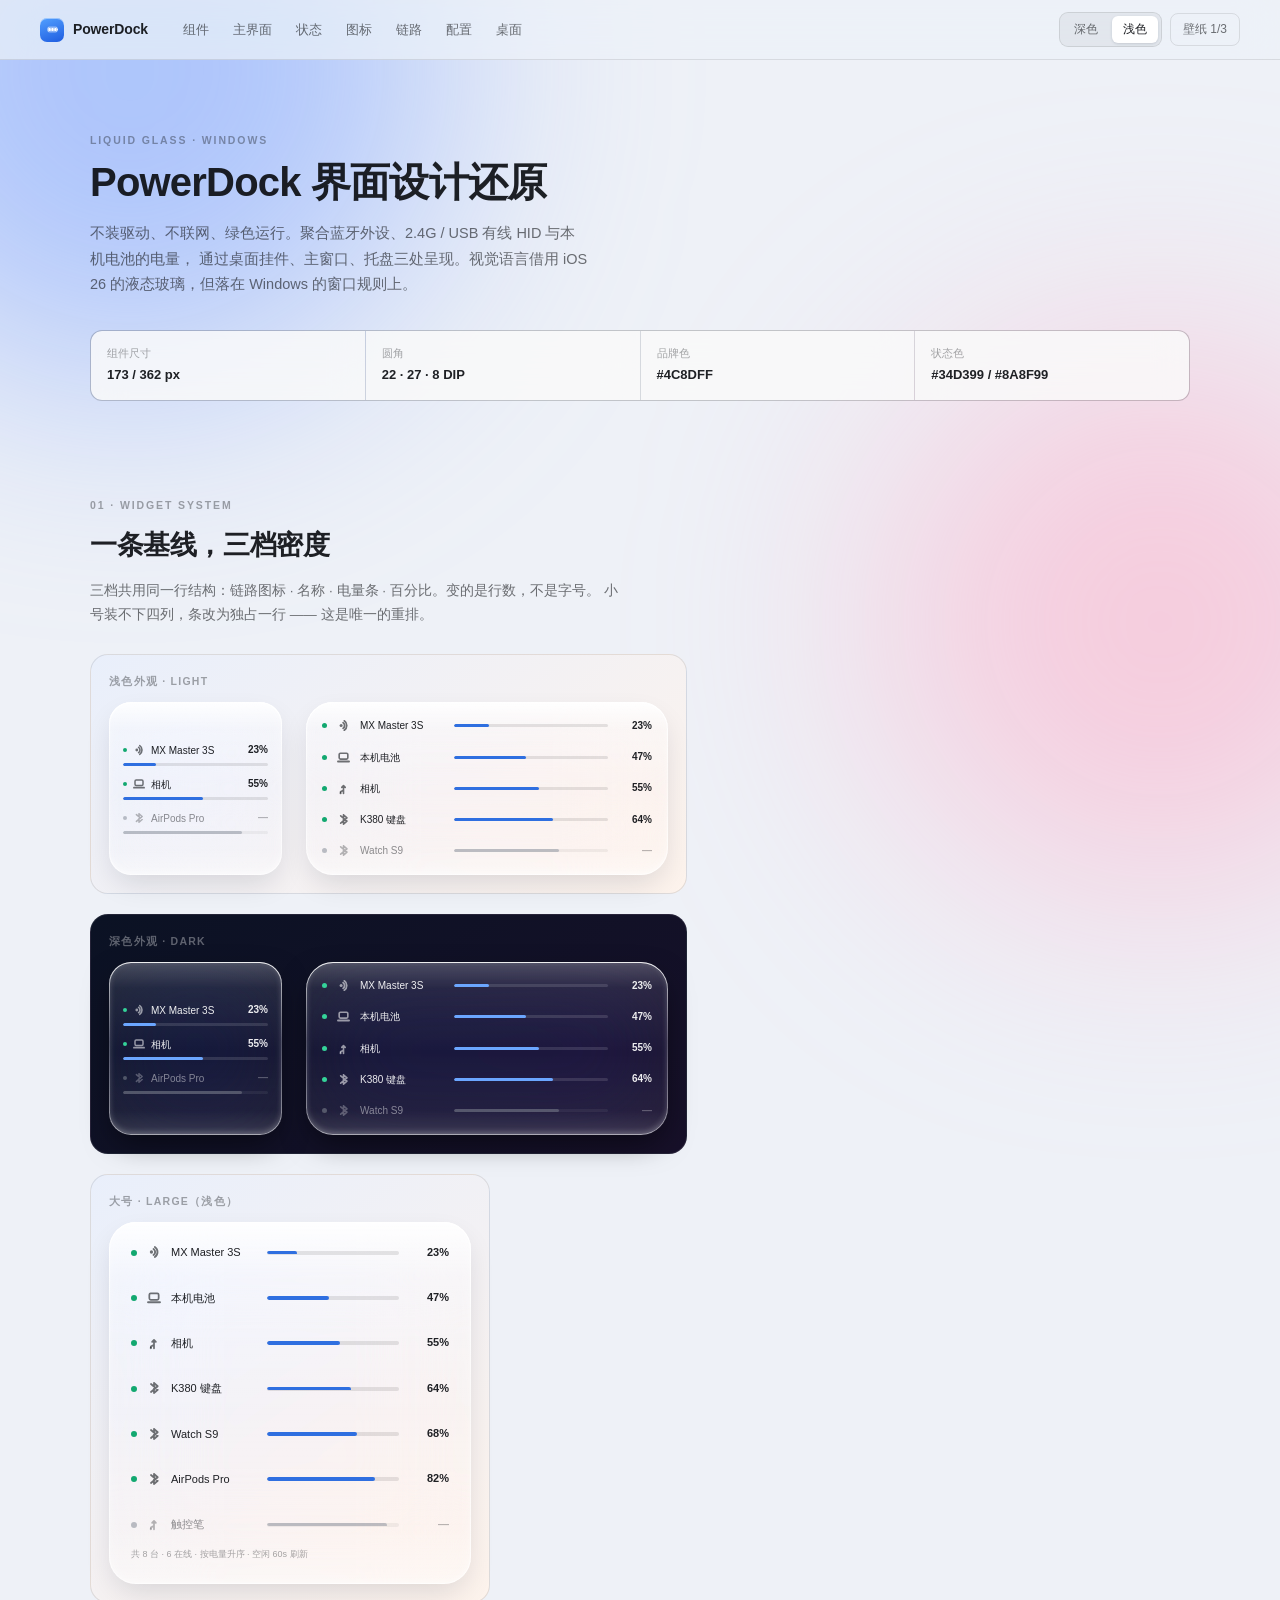
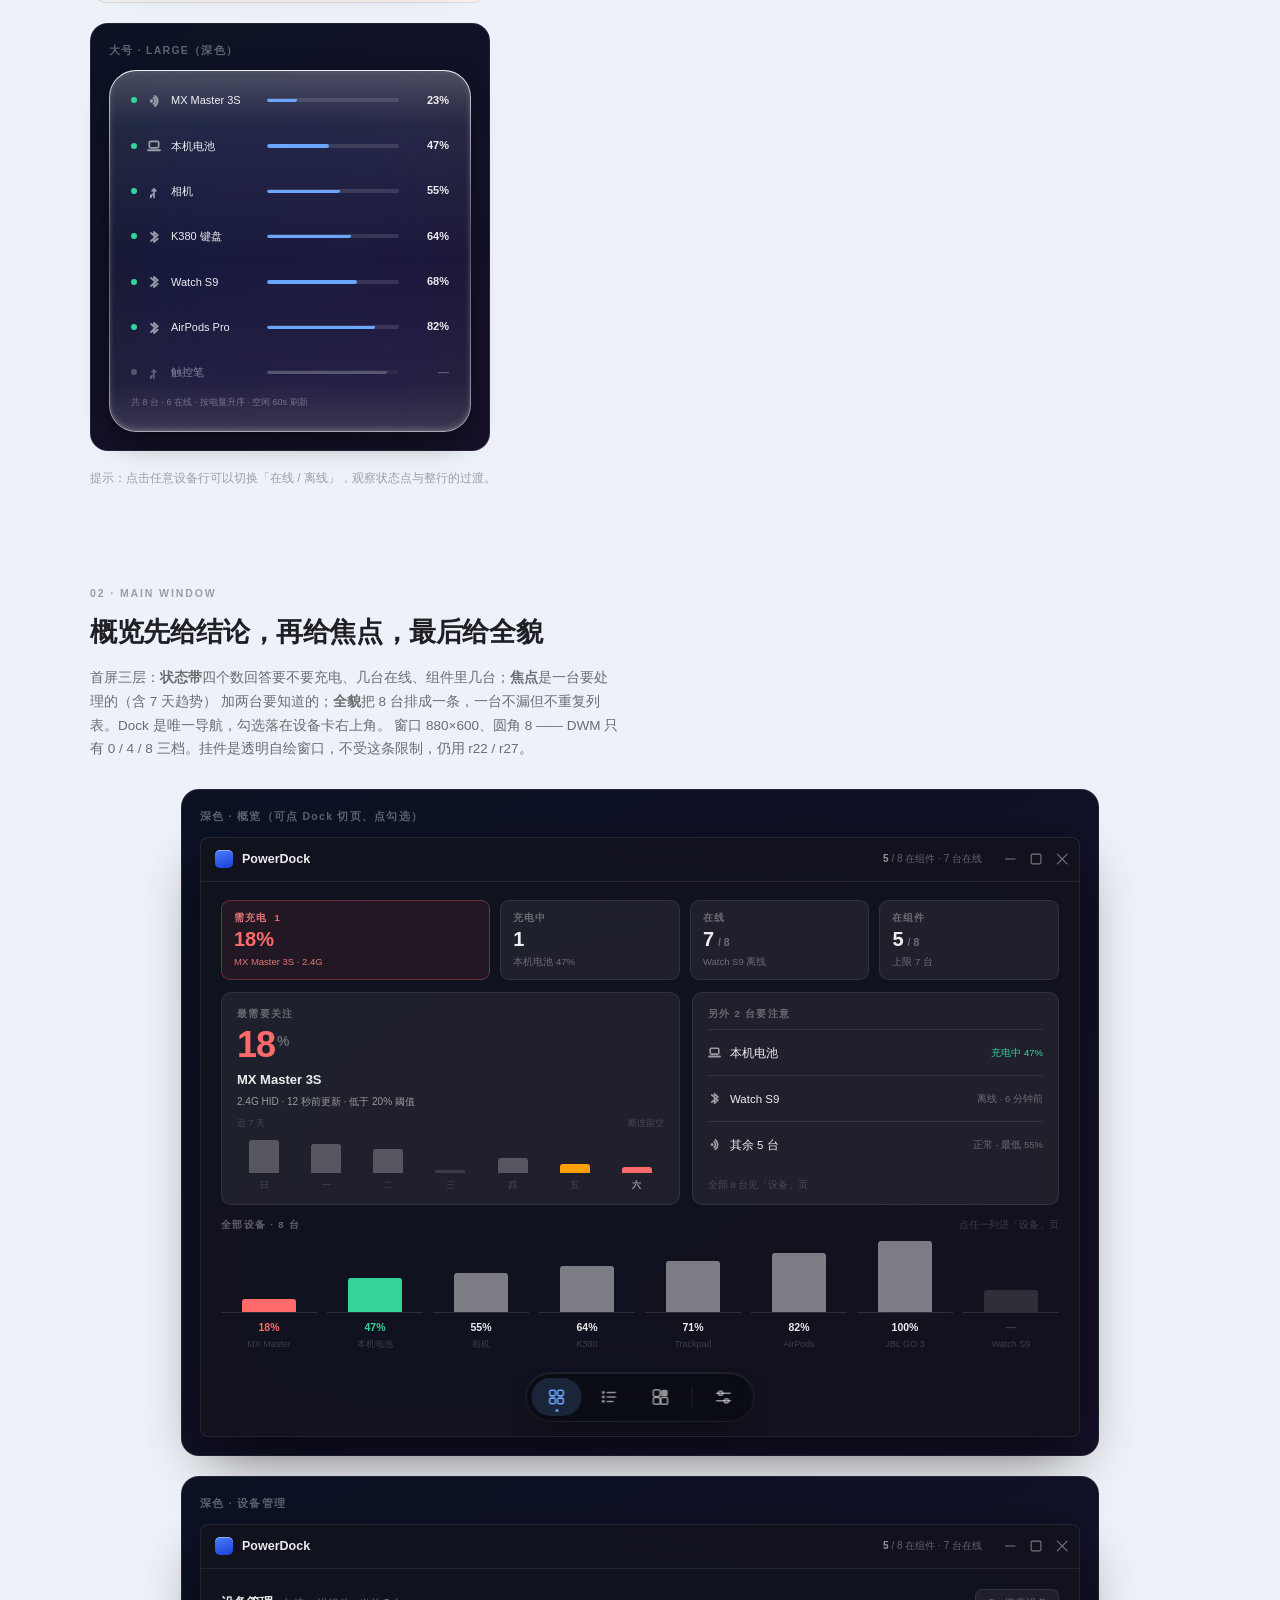
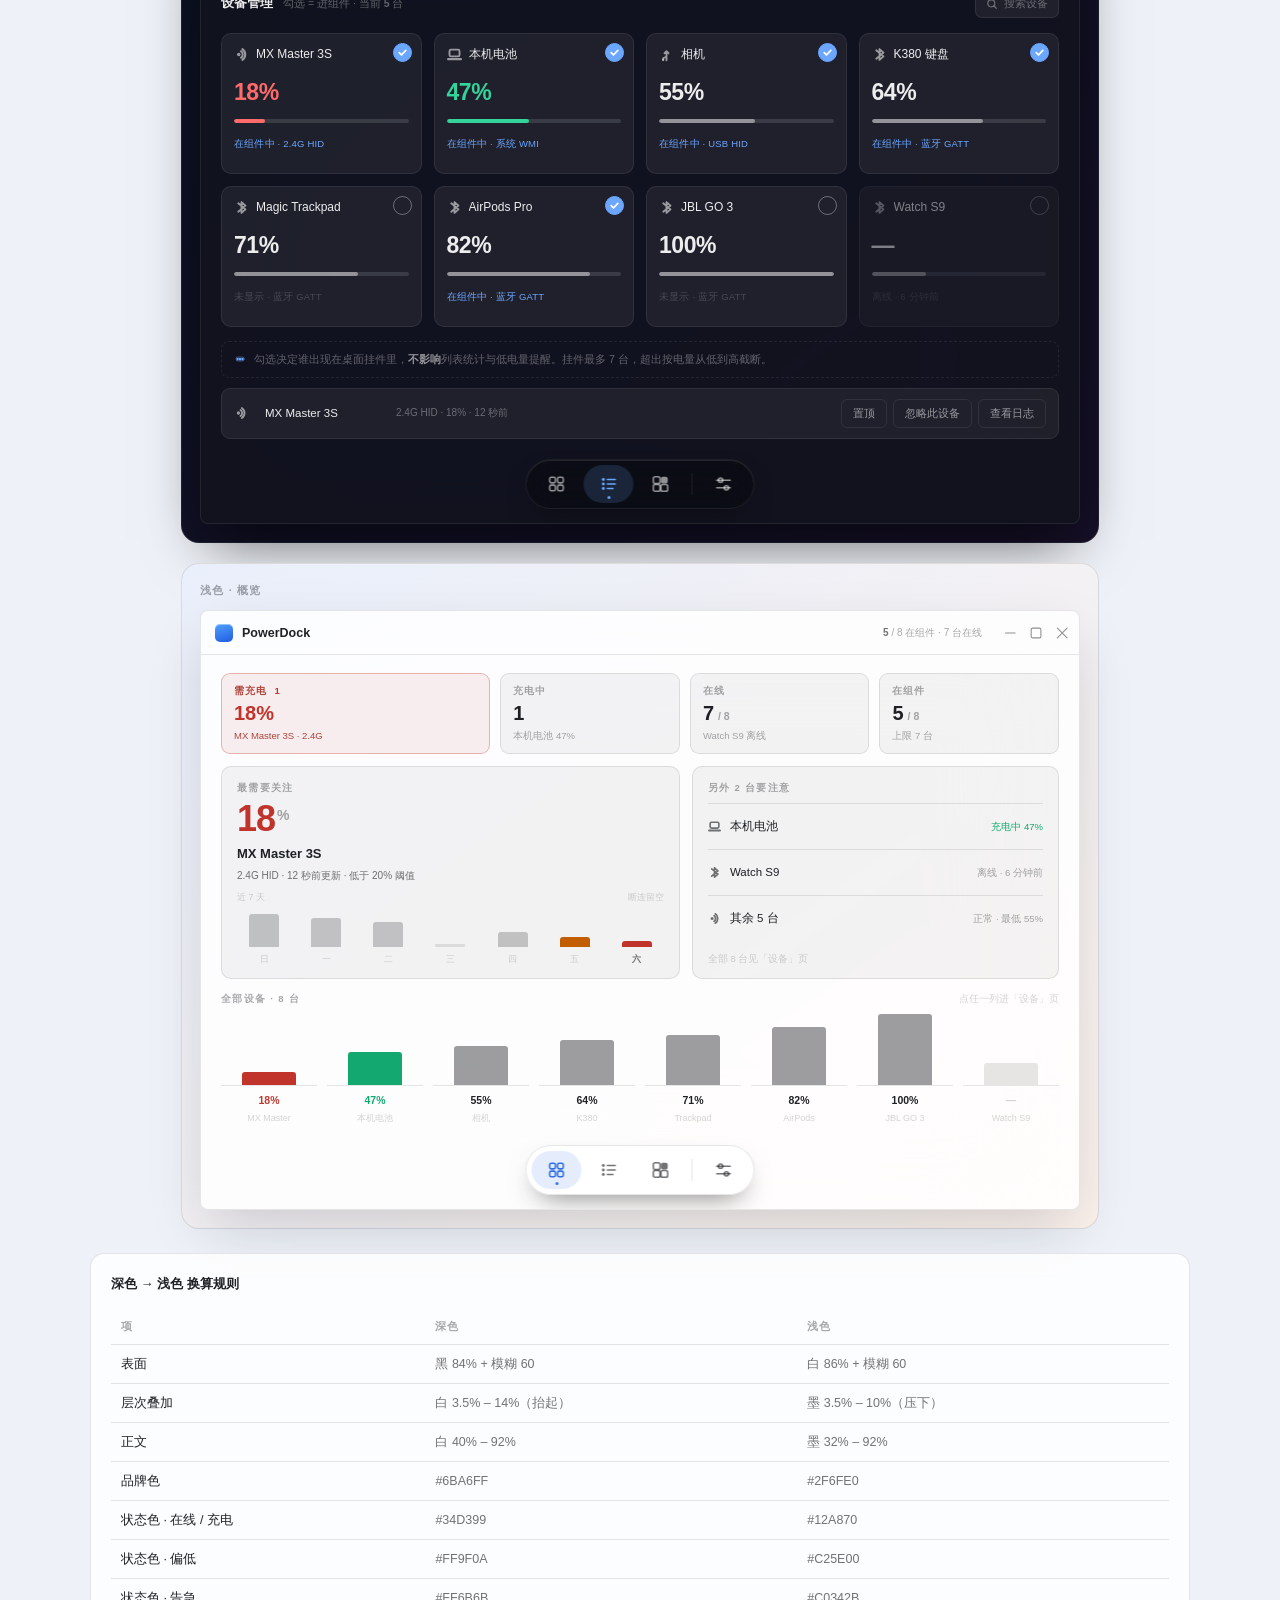
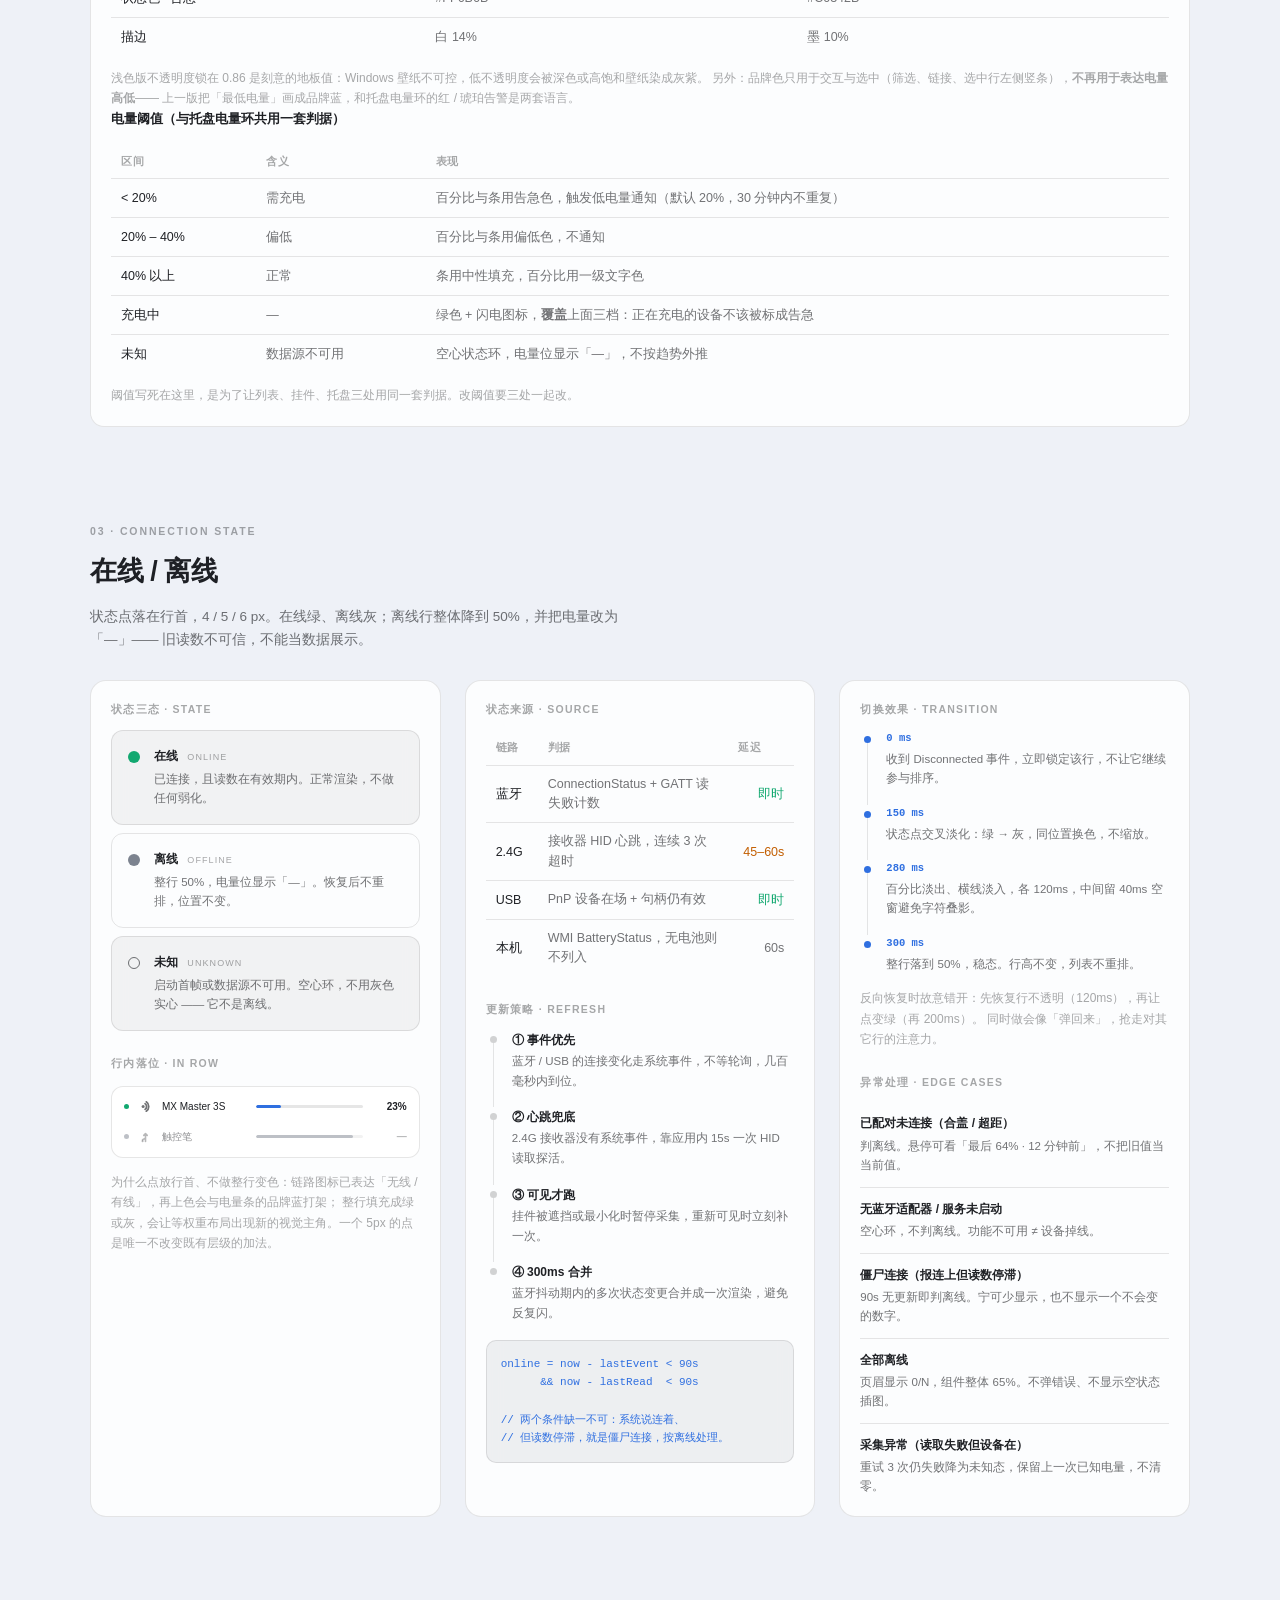
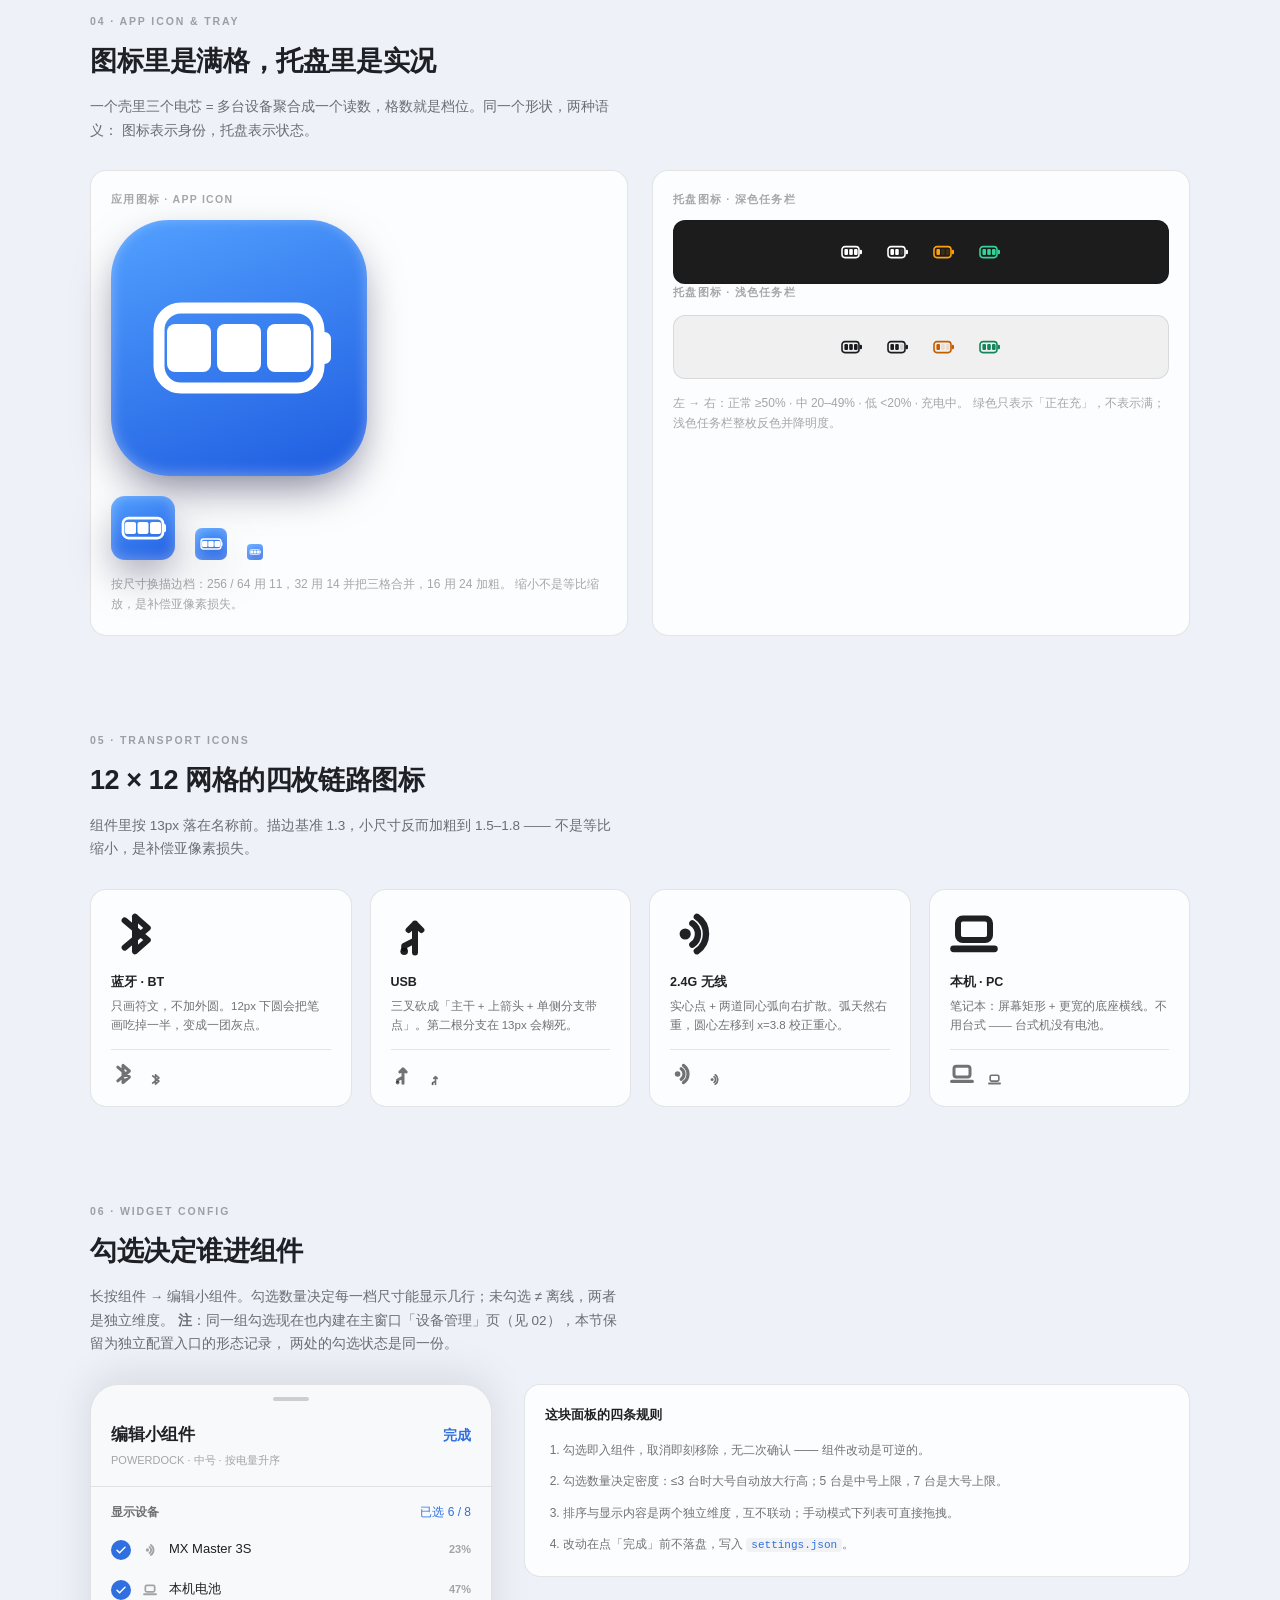
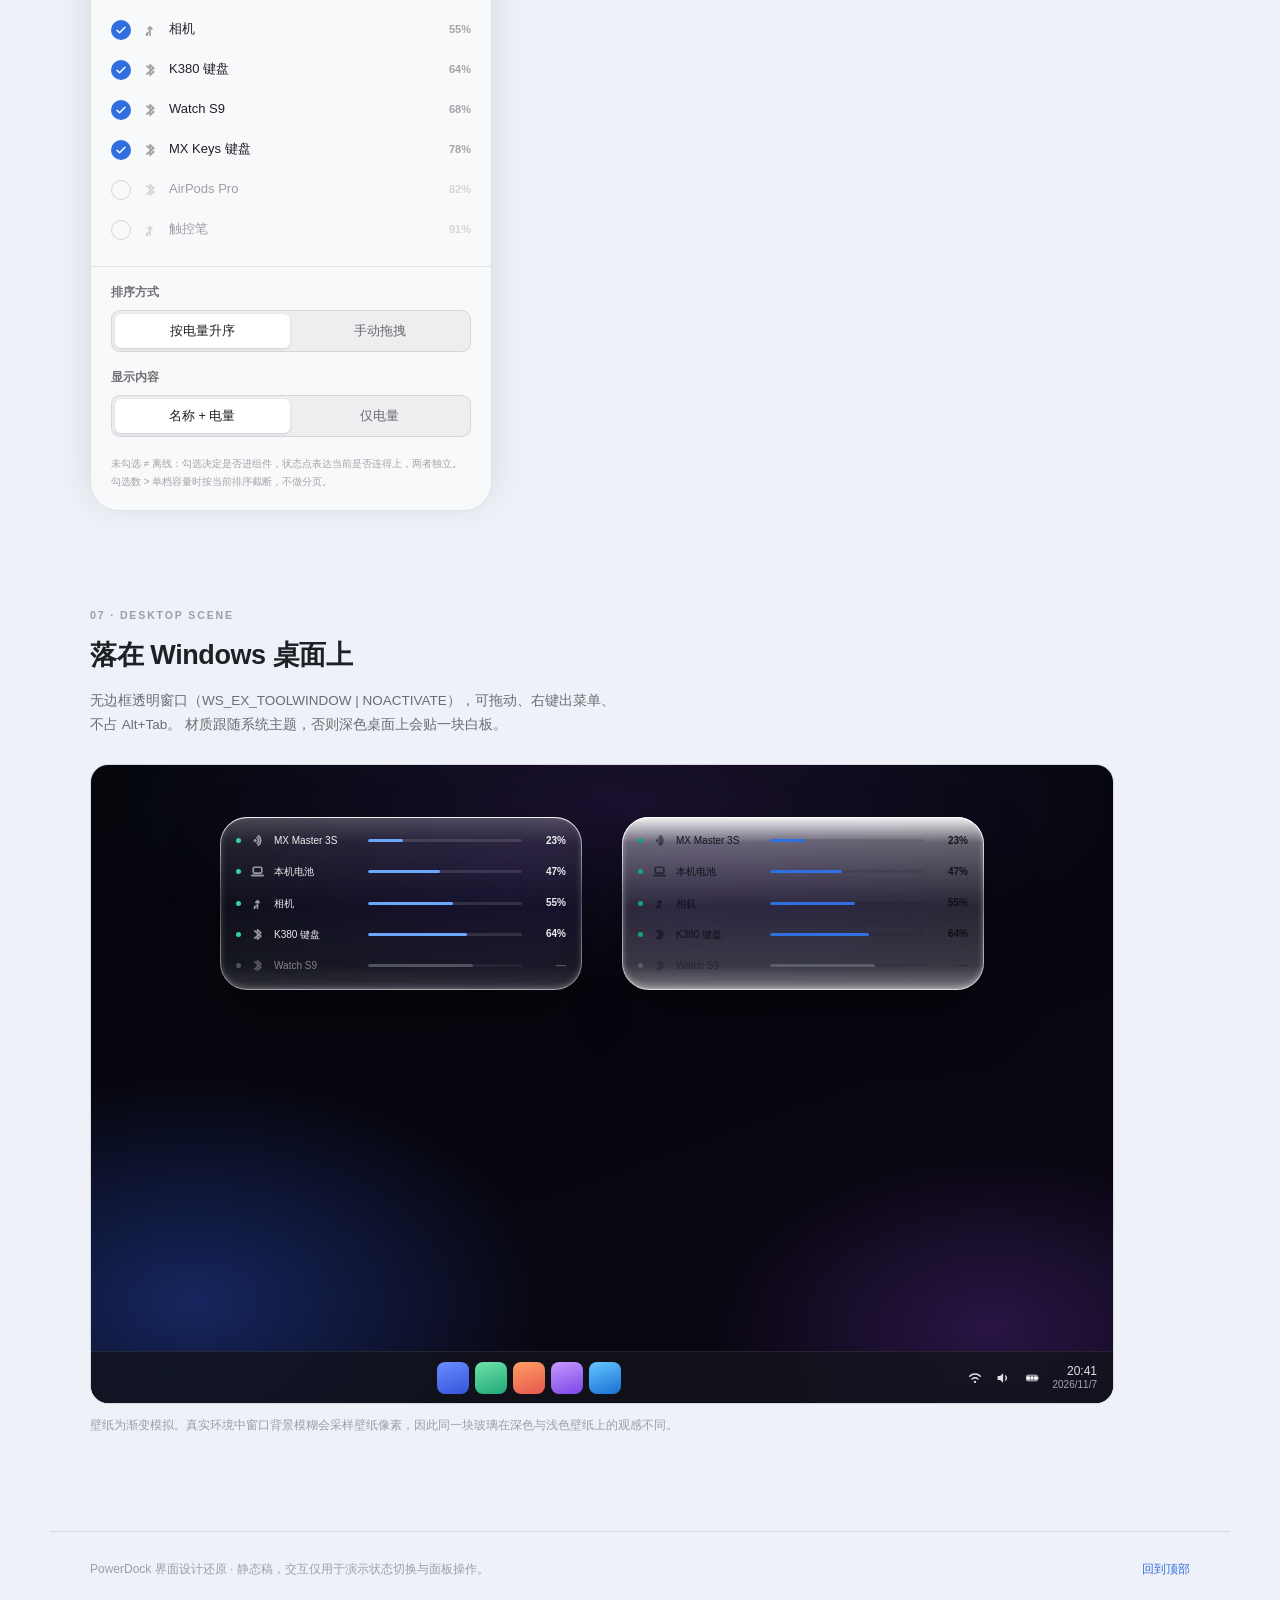
<file: docs/mockup/index.html>
<!DOCTYPE html>
<html lang="zh-CN" data-theme="dark">
<head>
<meta charset="UTF-8">
<meta name="viewport" content="width=device-width, initial-scale=1">
<title>PowerDock · 液态玻璃界面设计还原</title>
<meta name="description" content="PowerDock 电量聚合工具的界面设计还原：组件系统、主界面、连接状态、图标与托盘、配置页。">
<link rel="stylesheet" href="style.css">
</head>
<body>

<!-- ───────── SVG 符号库：图标统一用 currentColor，主题切换自动继承 ───────── -->
<svg class="svg-defs" aria-hidden="true" focusable="false">
  <defs>
    <symbol id="ico-bt" viewBox="0 0 12 12">
      <path d="M6 1.7V10.3M6 1.7L9.2 4.5L3.4 9.4M6 10.3L9.2 7.5L3.4 2.6"
            fill="none" stroke="currentColor" stroke-width="1.5"
            stroke-linecap="round" stroke-linejoin="round"/>
    </symbol>
    <symbol id="ico-usb" viewBox="0 0 12 12">
      <path d="M6 10.6V3.4M4.4 5L6 3.4L7.6 5M6 7.6L3.3 9V9.6"
            fill="none" stroke="currentColor" stroke-width="1.5"
            stroke-linecap="round" stroke-linejoin="round"/>
      <circle cx="3.3" cy="10.3" r="0.95" fill="currentColor"/>
    </symbol>
    <symbol id="ico-24g" viewBox="0 0 12 12">
      <circle cx="3.8" cy="6" r="1.4" fill="currentColor"/>
      <path d="M5.59 3.35A3.2 3.2 0 0 1 5.59 8.65" fill="none"
            stroke="currentColor" stroke-width="1.6" stroke-linecap="round"/>
      <path d="M6.71 1.69A5.2 5.2 0 0 1 6.71 10.31" fill="none"
            stroke="currentColor" stroke-width="1.6" stroke-linecap="round"/>
    </symbol>
    <symbol id="ico-pc" viewBox="0 0 12 12">
      <rect x="2" y="2.1" width="8" height="5.4" rx="1.2" fill="none"
            stroke="currentColor" stroke-width="1.5"/>
      <path d="M0.9 9.7H11.1" stroke="currentColor" stroke-width="1.7" stroke-linecap="round"/>
    </symbol>
    <!-- 充电中：只出现在列表的百分比位与详情页，不参与阈值着色 -->
    <symbol id="ico-bolt" viewBox="0 0 12 12">
      <path d="M7.05 0.9L2.6 6.9h2.85L4.8 11.1 9.4 5.1H6.55z" fill="currentColor"/>
    </symbol>
    <symbol id="ico-battery" viewBox="0 0 256 256">
      <rect x="48" y="88" width="160" height="80" rx="22" fill="none"
            stroke="currentColor" stroke-width="11"/>
      <rect x="207" y="112" width="13" height="32" rx="6.5" fill="currentColor"/>
      <rect x="56" y="104" width="44" height="48" rx="8" fill="currentColor"/>
      <rect x="106" y="104" width="44" height="48" rx="8" fill="currentColor"/>
      <rect x="156" y="104" width="44" height="48" rx="8" fill="currentColor"/>
    </symbol>
    <!-- 托盘三态：格数由结构决定，颜色由父级 currentColor 决定 -->
    <symbol id="tray-normal" viewBox="0 0 24 24">
      <rect x="2" y="6.6" width="17" height="11" rx="3" fill="none" stroke="currentColor" stroke-width="1.6"/>
      <rect x="19.6" y="9.8" width="2.4" height="4.4" rx="1.2" fill="currentColor"/>
      <rect x="4.4" y="8.9" width="3.6" height="6.2" rx="1.1" fill="currentColor"/>
      <rect x="9.2" y="8.9" width="3.6" height="6.2" rx="1.1" fill="currentColor"/>
      <rect x="14" y="8.9" width="3.6" height="6.2" rx="1.1" fill="currentColor"/>
    </symbol>
    <symbol id="tray-mid" viewBox="0 0 24 24">
      <rect x="2" y="6.6" width="17" height="11" rx="3" fill="none" stroke="currentColor" stroke-width="1.6"/>
      <rect x="19.6" y="9.8" width="2.4" height="4.4" rx="1.2" fill="currentColor"/>
      <rect x="4.4" y="8.9" width="3.6" height="6.2" rx="1.1" fill="currentColor"/>
      <rect x="9.2" y="8.9" width="3.6" height="6.2" rx="1.1" fill="currentColor"/>
      <rect x="14" y="8.9" width="3.6" height="6.2" rx="1.1" fill="currentColor" fill-opacity=".14"/>
    </symbol>
    <symbol id="tray-low" viewBox="0 0 24 24">
      <rect x="2" y="6.6" width="17" height="11" rx="3" fill="none" stroke="currentColor" stroke-width="1.6"/>
      <rect x="19.6" y="9.8" width="2.4" height="4.4" rx="1.2" fill="currentColor"/>
      <rect x="4.4" y="8.9" width="3.6" height="6.2" rx="1.1" fill="currentColor"/>
      <rect x="9.2" y="8.9" width="3.6" height="6.2" rx="1.1" fill="currentColor" fill-opacity=".14"/>
      <rect x="14" y="8.9" width="3.6" height="6.2" rx="1.1" fill="currentColor" fill-opacity=".14"/>
    </symbol>
    <symbol id="ico-wincontrols" viewBox="0 0 66 12">
      <rect x="0" y="5.4" width="11" height="1.2" rx="0.6" fill="currentColor"/>
      <rect x="27" y="1" width="10" height="10" rx="1.5" fill="none"
            stroke="currentColor" stroke-width="1.1"/>
      <path d="M54 1L64 11M64 1L54 11" stroke="currentColor"
            stroke-width="1.1" stroke-linecap="round"/>
    </symbol>
    <symbol id="ico-check" viewBox="0 0 12 12">
      <path d="M2.4 6.2l2.5 2.5 4.7-5" fill="none" stroke="currentColor"
            stroke-width="1.9" stroke-linecap="round" stroke-linejoin="round"/>
    </symbol>
    <symbol id="ico-x" viewBox="0 0 12 12">
      <path d="M3 3l6 6M9 3l-6 6" stroke="currentColor" stroke-width="1.5" stroke-linecap="round"/>
    </symbol>
    <symbol id="ico-plus" viewBox="0 0 12 12">
      <path d="M6 2.6v6.8M2.6 6h6.8" stroke="currentColor" stroke-width="1.5" stroke-linecap="round"/>
    </symbol>
    <symbol id="ico-search" viewBox="0 0 14 14">
      <circle cx="6.2" cy="6.2" r="4.1" fill="none" stroke="currentColor" stroke-width="1.4"/>
      <path d="M9.3 9.3L12 12" stroke="currentColor" stroke-width="1.4" stroke-linecap="round"/>
    </symbol>
    <symbol id="ico-eye" viewBox="0 0 14 14">
      <path d="M1.4 7S3.5 3.4 7 3.4 12.6 7 12.6 7 10.5 10.6 7 10.6 1.4 7 1.4 7z"
            fill="none" stroke="currentColor" stroke-width="1.3"/>
      <circle cx="7" cy="7" r="1.7" fill="currentColor"/>
    </symbol>
    <symbol id="ico-tray" viewBox="0 0 14 14">
      <rect x="1.6" y="3.4" width="9.4" height="7.2" rx="2" fill="none"
            stroke="currentColor" stroke-width="1.3"/>
      <rect x="11.4" y="5.4" width="1.4" height="3.2" rx=".7" fill="currentColor"/>
      <rect x="3.4" y="5" width="2" height="4" rx=".7" fill="currentColor"/>
      <rect x="6.2" y="5" width="2" height="4" rx=".7" fill="currentColor"/>
    </symbol>
    <symbol id="ico-grid" viewBox="0 0 16 16">
      <rect x="2" y="2" width="5" height="5" rx="1.4" fill="none" stroke="currentColor" stroke-width="1.4"/>
      <rect x="9" y="2" width="5" height="5" rx="1.4" fill="none" stroke="currentColor" stroke-width="1.4"/>
      <rect x="2" y="9" width="5" height="5" rx="1.4" fill="none" stroke="currentColor" stroke-width="1.4"/>
      <rect x="9" y="9" width="5" height="5" rx="1.4" fill="none" stroke="currentColor" stroke-width="1.4"/>
    </symbol>
    <symbol id="ico-list" viewBox="0 0 16 16">
      <circle cx="3.4" cy="4" r="1.3" fill="currentColor"/>
      <circle cx="3.4" cy="8" r="1.3" fill="currentColor"/>
      <circle cx="3.4" cy="12" r="1.3" fill="currentColor"/>
      <path d="M7 4h7M7 8h7M7 12h5" stroke="currentColor" stroke-width="1.4" stroke-linecap="round"/>
    </symbol>
    <symbol id="ico-widget" viewBox="0 0 16 16">
      <rect x="1.6" y="1.6" width="6" height="6" rx="1.6" fill="none" stroke="currentColor" stroke-width="1.4"/>
      <rect x="8.4" y="1.6" width="6" height="6" rx="1.6" fill="currentColor"/>
      <rect x="1.6" y="8.4" width="6" height="6" rx="1.6" fill="none" stroke="currentColor" stroke-width="1.4"/>
      <rect x="8.4" y="8.4" width="6" height="6" rx="1.6" fill="none" stroke="currentColor" stroke-width="1.4"/>
    </symbol>
    <symbol id="ico-sliders" viewBox="0 0 16 16">
      <path d="M2 4.6h12M2 11.4h12" stroke="currentColor" stroke-width="1.4" stroke-linecap="round"/>
      <circle cx="5.4" cy="4.6" r="1.9" fill="none" stroke="currentColor" stroke-width="1.4"/>
      <circle cx="10.6" cy="11.4" r="1.9" fill="none" stroke="currentColor" stroke-width="1.4"/>
    </symbol>
    <symbol id="ico-wifi" viewBox="0 0 16 16">
      <path d="M2.6 6.2A7.8 7.8 0 0 1 13.4 6.2" fill="none"
            stroke="currentColor" stroke-width="1.4" stroke-linecap="round"/>
      <path d="M5 9A4.6 4.6 0 0 1 11 9" fill="none"
            stroke="currentColor" stroke-width="1.4" stroke-linecap="round"/>
      <circle cx="8" cy="11.9" r="1.15" fill="currentColor"/>
    </symbol>
    <symbol id="ico-volume" viewBox="0 0 16 16">
      <path d="M2.6 6.1H5.1L8.1 3.3V12.7L5.1 9.9H2.6Z" fill="currentColor"/>
      <path d="M10.5 5.9A3.1 3.1 0 0 1 10.5 10.1" fill="none"
            stroke="currentColor" stroke-width="1.3" stroke-linecap="round"/>
    </symbol>
  </defs>
</svg>

<!-- ───────── 顶栏 ───────── -->
<header class="topbar">
  <a class="topbar__brand" href="#top">
    <span class="topbar__mark" aria-hidden="true">
      <svg viewBox="0 0 256 256"><use href="#ico-battery"/></svg>
    </span>
    <span>PowerDock</span>
  </a>

  <nav class="topbar__nav" aria-label="章节导航">
    <a href="#widgets">组件</a>
    <a href="#window">主界面</a>
    <a href="#status">状态</a>
    <a href="#icons">图标</a>
    <a href="#transports">链路</a>
    <a href="#config">配置</a>
    <a href="#desktop">桌面</a>
  </nav>

  <div class="topbar__tools">
    <div class="seg" role="group" aria-label="外观切换">
      <button class="seg__btn is-active" type="button" data-set-theme="dark">深色</button>
      <button class="seg__btn" type="button" data-set-theme="light">浅色</button>
    </div>
    <button class="wallpaper-btn" type="button" id="wallpaperBtn" aria-label="切换壁纸">壁纸</button>
  </div>
</header>

<main id="top">

  <!-- ───────── 封面 ───────── -->
  <section class="hero">
    <p class="eyebrow">LIQUID GLASS · WINDOWS</p>
    <h1>PowerDock 界面设计还原</h1>
    <p class="hero__sub">
      不装驱动、不联网、绿色运行。聚合蓝牙外设、2.4G / USB 有线 HID 与本机电池的电量，
      通过桌面挂件、主窗口、托盘三处呈现。视觉语言借用 iOS 26 的液态玻璃，但落在 Windows 的窗口规则上。
    </p>
    <dl class="hero__meta">
      <div><dt>组件尺寸</dt><dd>173 / 362 px</dd></div>
      <div><dt>圆角</dt><dd>22 · 27 · 8 DIP</dd></div>
      <div><dt>品牌色</dt><dd>#4C8DFF</dd></div>
      <div><dt>状态色</dt><dd>#34D399 / #8A8F99</dd></div>
    </dl>
  </section>

  <!-- ═════════ 01 组件系统 ═════════ -->
  <section class="section" id="widgets">
    <header class="section__head">
      <p class="eyebrow">01 · WIDGET SYSTEM</p>
      <h2>一条基线，三档密度</h2>
      <p class="section__sub">
        三档共用同一行结构：链路图标 · 名称 · 电量条 · 百分比。变的是行数，不是字号。
        小号装不下四列，条改为独占一行 —— 这是唯一的重排。
      </p>
    </header>

    <div class="widget-matrix">
      <!-- 浅色行 -->
      <div class="theme-scope" data-theme="light">
        <p class="scope-label">浅色外观 · LIGHT</p>
        <div class="widget-deck">
          <!-- 小号 -->
          <article class="widget widget--sm" aria-label="小号组件，浅色">
            <ul class="wlist wlist--sm">
              <li class="dev" data-state="online">
                <span class="dev__dot"></span>
                <div class="dev__line">
                  <svg class="dev__ico" aria-hidden="true"><use href="#ico-24g"/></svg>
                  <span class="dev__name">MX Master 3S</span>
                  <span class="dev__pct">23%</span>
                </div>
                <span class="dev__bar"><i style="--pct:23%"></i></span>
              </li>
              <li class="dev" data-state="online">
                <span class="dev__dot"></span>
                <div class="dev__line">
                  <svg class="dev__ico" aria-hidden="true"><use href="#ico-pc"/></svg>
                  <span class="dev__name">相机</span>
                  <span class="dev__pct">55%</span>
                </div>
                <span class="dev__bar"><i style="--pct:55%"></i></span>
              </li>
              <li class="dev" data-state="offline">
                <span class="dev__dot"></span>
                <div class="dev__line">
                  <svg class="dev__ico" aria-hidden="true"><use href="#ico-bt"/></svg>
                  <span class="dev__name">AirPods Pro</span>
                  <span class="dev__pct">—</span>
                </div>
                <span class="dev__bar"><i style="--pct:82%"></i></span>
              </li>
            </ul>
          </article>

          <!-- 中号 -->
          <article class="widget widget--md" aria-label="中号组件，浅色">
            <ul class="wlist">
              <li class="dev" data-state="online">
                <span class="dev__dot"></span>
                <svg class="dev__ico" aria-hidden="true"><use href="#ico-24g"/></svg>
                <span class="dev__name">MX Master 3S</span>
                <span class="dev__bar"><i style="--pct:23%"></i></span>
                <span class="dev__pct">23%</span>
              </li>
              <li class="dev" data-state="online">
                <span class="dev__dot"></span>
                <svg class="dev__ico" aria-hidden="true"><use href="#ico-pc"/></svg>
                <span class="dev__name">本机电池</span>
                <span class="dev__bar"><i style="--pct:47%"></i></span>
                <span class="dev__pct">47%</span>
              </li>
              <li class="dev" data-state="online">
                <span class="dev__dot"></span>
                <svg class="dev__ico" aria-hidden="true"><use href="#ico-usb"/></svg>
                <span class="dev__name">相机</span>
                <span class="dev__bar"><i style="--pct:55%"></i></span>
                <span class="dev__pct">55%</span>
              </li>
              <li class="dev" data-state="online">
                <span class="dev__dot"></span>
                <svg class="dev__ico" aria-hidden="true"><use href="#ico-bt"/></svg>
                <span class="dev__name">K380 键盘</span>
                <span class="dev__bar"><i style="--pct:64%"></i></span>
                <span class="dev__pct">64%</span>
              </li>
              <li class="dev" data-state="offline">
                <span class="dev__dot"></span>
                <svg class="dev__ico" aria-hidden="true"><use href="#ico-bt"/></svg>
                <span class="dev__name">Watch S9</span>
                <span class="dev__bar"><i style="--pct:68%"></i></span>
                <span class="dev__pct">—</span>
              </li>
            </ul>
          </article>
        </div>
      </div>

      <!-- 深色行 -->
      <div class="theme-scope" data-theme="dark">
        <p class="scope-label">深色外观 · DARK</p>
        <div class="widget-deck">
          <article class="widget widget--sm" aria-label="小号组件，深色">
            <ul class="wlist wlist--sm">
              <li class="dev" data-state="online">
                <span class="dev__dot"></span>
                <div class="dev__line">
                  <svg class="dev__ico" aria-hidden="true"><use href="#ico-24g"/></svg>
                  <span class="dev__name">MX Master 3S</span>
                  <span class="dev__pct">23%</span>
                </div>
                <span class="dev__bar"><i style="--pct:23%"></i></span>
              </li>
              <li class="dev" data-state="online">
                <span class="dev__dot"></span>
                <div class="dev__line">
                  <svg class="dev__ico" aria-hidden="true"><use href="#ico-pc"/></svg>
                  <span class="dev__name">相机</span>
                  <span class="dev__pct">55%</span>
                </div>
                <span class="dev__bar"><i style="--pct:55%"></i></span>
              </li>
              <li class="dev" data-state="offline">
                <span class="dev__dot"></span>
                <div class="dev__line">
                  <svg class="dev__ico" aria-hidden="true"><use href="#ico-bt"/></svg>
                  <span class="dev__name">AirPods Pro</span>
                  <span class="dev__pct">—</span>
                </div>
                <span class="dev__bar"><i style="--pct:82%"></i></span>
              </li>
            </ul>
          </article>

          <article class="widget widget--md" aria-label="中号组件，深色">
            <ul class="wlist">
              <li class="dev" data-state="online">
                <span class="dev__dot"></span>
                <svg class="dev__ico" aria-hidden="true"><use href="#ico-24g"/></svg>
                <span class="dev__name">MX Master 3S</span>
                <span class="dev__bar"><i style="--pct:23%"></i></span>
                <span class="dev__pct">23%</span>
              </li>
              <li class="dev" data-state="online">
                <span class="dev__dot"></span>
                <svg class="dev__ico" aria-hidden="true"><use href="#ico-pc"/></svg>
                <span class="dev__name">本机电池</span>
                <span class="dev__bar"><i style="--pct:47%"></i></span>
                <span class="dev__pct">47%</span>
              </li>
              <li class="dev" data-state="online">
                <span class="dev__dot"></span>
                <svg class="dev__ico" aria-hidden="true"><use href="#ico-usb"/></svg>
                <span class="dev__name">相机</span>
                <span class="dev__bar"><i style="--pct:55%"></i></span>
                <span class="dev__pct">55%</span>
              </li>
              <li class="dev" data-state="online">
                <span class="dev__dot"></span>
                <svg class="dev__ico" aria-hidden="true"><use href="#ico-bt"/></svg>
                <span class="dev__name">K380 键盘</span>
                <span class="dev__bar"><i style="--pct:64%"></i></span>
                <span class="dev__pct">64%</span>
              </li>
              <li class="dev" data-state="offline">
                <span class="dev__dot"></span>
                <svg class="dev__ico" aria-hidden="true"><use href="#ico-bt"/></svg>
                <span class="dev__name">Watch S9</span>
                <span class="dev__bar"><i style="--pct:68%"></i></span>
                <span class="dev__pct">—</span>
              </li>
            </ul>
          </article>
        </div>
      </div>

      <!-- 大号 -->
      <div class="theme-scope" data-theme="light">
        <p class="scope-label">大号 · LARGE（浅色）</p>
        <article class="widget widget--lg" aria-label="大号组件，浅色">
          <ul class="wlist wlist--lg">
            <li class="dev" data-state="online">
              <span class="dev__dot"></span>
              <svg class="dev__ico" aria-hidden="true"><use href="#ico-24g"/></svg>
              <span class="dev__name">MX Master 3S</span>
              <span class="dev__bar"><i style="--pct:23%"></i></span>
              <span class="dev__pct">23%</span>
            </li>
            <li class="dev" data-state="online">
              <span class="dev__dot"></span>
              <svg class="dev__ico" aria-hidden="true"><use href="#ico-pc"/></svg>
              <span class="dev__name">本机电池</span>
              <span class="dev__bar"><i style="--pct:47%"></i></span>
              <span class="dev__pct">47%</span>
            </li>
            <li class="dev" data-state="online">
              <span class="dev__dot"></span>
              <svg class="dev__ico" aria-hidden="true"><use href="#ico-usb"/></svg>
              <span class="dev__name">相机</span>
              <span class="dev__bar"><i style="--pct:55%"></i></span>
              <span class="dev__pct">55%</span>
            </li>
            <li class="dev" data-state="online">
              <span class="dev__dot"></span>
              <svg class="dev__ico" aria-hidden="true"><use href="#ico-bt"/></svg>
              <span class="dev__name">K380 键盘</span>
              <span class="dev__bar"><i style="--pct:64%"></i></span>
              <span class="dev__pct">64%</span>
            </li>
            <li class="dev" data-state="online">
              <span class="dev__dot"></span>
              <svg class="dev__ico" aria-hidden="true"><use href="#ico-bt"/></svg>
              <span class="dev__name">Watch S9</span>
              <span class="dev__bar"><i style="--pct:68%"></i></span>
              <span class="dev__pct">68%</span>
            </li>
            <li class="dev" data-state="online">
              <span class="dev__dot"></span>
              <svg class="dev__ico" aria-hidden="true"><use href="#ico-bt"/></svg>
              <span class="dev__name">AirPods Pro</span>
              <span class="dev__bar"><i style="--pct:82%"></i></span>
              <span class="dev__pct">82%</span>
            </li>
            <li class="dev" data-state="offline">
              <span class="dev__dot"></span>
              <svg class="dev__ico" aria-hidden="true"><use href="#ico-usb"/></svg>
              <span class="dev__name">触控笔</span>
              <span class="dev__bar"><i style="--pct:91%"></i></span>
              <span class="dev__pct">—</span>
            </li>
          </ul>
          <p class="widget__foot">共 8 台 · 6 在线 · 按电量升序 · 空闲 60s 刷新</p>
        </article>
      </div>

      <div class="theme-scope" data-theme="dark">
        <p class="scope-label">大号 · LARGE（深色）</p>
        <article class="widget widget--lg" aria-label="大号组件，深色">
          <ul class="wlist wlist--lg">
            <li class="dev" data-state="online">
              <span class="dev__dot"></span>
              <svg class="dev__ico" aria-hidden="true"><use href="#ico-24g"/></svg>
              <span class="dev__name">MX Master 3S</span>
              <span class="dev__bar"><i style="--pct:23%"></i></span>
              <span class="dev__pct">23%</span>
            </li>
            <li class="dev" data-state="online">
              <span class="dev__dot"></span>
              <svg class="dev__ico" aria-hidden="true"><use href="#ico-pc"/></svg>
              <span class="dev__name">本机电池</span>
              <span class="dev__bar"><i style="--pct:47%"></i></span>
              <span class="dev__pct">47%</span>
            </li>
            <li class="dev" data-state="online">
              <span class="dev__dot"></span>
              <svg class="dev__ico" aria-hidden="true"><use href="#ico-usb"/></svg>
              <span class="dev__name">相机</span>
              <span class="dev__bar"><i style="--pct:55%"></i></span>
              <span class="dev__pct">55%</span>
            </li>
            <li class="dev" data-state="online">
              <span class="dev__dot"></span>
              <svg class="dev__ico" aria-hidden="true"><use href="#ico-bt"/></svg>
              <span class="dev__name">K380 键盘</span>
              <span class="dev__bar"><i style="--pct:64%"></i></span>
              <span class="dev__pct">64%</span>
            </li>
            <li class="dev" data-state="online">
              <span class="dev__dot"></span>
              <svg class="dev__ico" aria-hidden="true"><use href="#ico-bt"/></svg>
              <span class="dev__name">Watch S9</span>
              <span class="dev__bar"><i style="--pct:68%"></i></span>
              <span class="dev__pct">68%</span>
            </li>
            <li class="dev" data-state="online">
              <span class="dev__dot"></span>
              <svg class="dev__ico" aria-hidden="true"><use href="#ico-bt"/></svg>
              <span class="dev__name">AirPods Pro</span>
              <span class="dev__bar"><i style="--pct:82%"></i></span>
              <span class="dev__pct">82%</span>
            </li>
            <li class="dev" data-state="offline">
              <span class="dev__dot"></span>
              <svg class="dev__ico" aria-hidden="true"><use href="#ico-usb"/></svg>
              <span class="dev__name">触控笔</span>
              <span class="dev__bar"><i style="--pct:91%"></i></span>
              <span class="dev__pct">—</span>
            </li>
          </ul>
          <p class="widget__foot">共 8 台 · 6 在线 · 按电量升序 · 空闲 60s 刷新</p>
        </article>
      </div>
    </div>

    <p class="hint">
      提示：点击任意设备行可以切换「在线 / 离线」，观察状态点与整行的过渡。
    </p>
  </section>

  <!-- ═════════ 02 主界面 ═════════ -->
  <section class="section" id="window">
    <header class="section__head">
      <p class="eyebrow">02 · MAIN WINDOW</p>
      <h2>概览先给结论，再给焦点，最后给全貌</h2>
      <p class="section__sub">
        首屏三层：<b>状态带</b>四个数回答要不要充电、几台在线、组件里几台；<b>焦点</b>是一台要处理的（含 7 天趋势）
        加两台要知道的；<b>全貌</b>把 8 台排成一条，一台不漏但不重复列表。Dock 是唯一导航，勾选落在设备卡右上角。
        窗口 880×600、圆角 8 —— DWM 只有 0 / 4 / 8 三档。挂件是透明自绘窗口，不受这条限制，仍用 r22 / r27。
      </p>
    </header>

    <div class="window-stage">
      <div class="theme-scope" data-theme="dark">
        <p class="scope-label">深色 · 概览（可点 Dock 切页、点勾选）</p>
        <div class="appwin" data-live>
          <div class="appwin__bar">
            <span class="appwin__mark" aria-hidden="true"></span>
            <span class="appwin__name">PowerDock</span>
            <span class="appwin__state"><b class="onCount">5</b> / 8 在组件 · 7 台在线</span>
            <svg class="appwin__controls" aria-hidden="true"><use href="#ico-wincontrols"/></svg>
          </div>
          <div class="appwin__body">
        <section class="pane is-on" data-pane="overview">
          <!-- 第一层：结论。四个数回答「要不要充电 / 几台在线 / 组件里几台」 -->
          <div class="ovband">
            <div class="ovcell ovcell--alert">
              <span class="ovcell__k">需充电 <b>1</b></span>
              <span class="ovcell__v">18%</span>
              <span class="ovcell__d">MX Master 3S · 2.4G</span>
            </div>
            <div class="ovcell">
              <span class="ovcell__k">充电中</span>
              <span class="ovcell__v">1</span>
              <span class="ovcell__d">本机电池 47%</span>
            </div>
            <div class="ovcell">
              <span class="ovcell__k">在线</span>
              <span class="ovcell__v">7<small>/ 8</small></span>
              <span class="ovcell__d">Watch S9 离线</span>
            </div>
            <div class="ovcell">
              <span class="ovcell__k">在组件</span>
              <span class="ovcell__v"><span class="onCount">5</span><small>/ 8</small></span>
              <span class="ovcell__d">上限 7 台</span>
            </div>
          </div>

          <!-- 第二层：焦点。一台要处理，两台要知道 -->
          <div class="ovmid">
            <div class="focus">
              <p class="focus__k">最需要关注</p>
              <div class="focus__num"><b>18</b><i>%</i></div>
              <p class="focus__name">MX Master 3S</p>
              <p class="focus__meta">2.4G HID · 12 秒前更新 · 低于 20% 阈值</p>
              <div class="spark__head"><span>近 7 天</span><span>断连留空</span></div>
              <div class="spark">
                <div class="spark__col"><i style="height:96%"></i><span>日</span></div>
                <div class="spark__col"><i style="height:84%"></i><span>一</span></div>
                <div class="spark__col"><i style="height:71%"></i><span>二</span></div>
                <div class="spark__col"><i class="gap"></i><span>三</span></div>
                <div class="spark__col"><i style="height:44%"></i><span>四</span></div>
                <div class="spark__col"><i class="warn" style="height:27%"></i><span>五</span></div>
                <div class="spark__col is-today"><i class="danger" style="height:18%"></i><span>六</span></div>
              </div>
            </div>

            <div class="odd">
              <p class="odd__k">另外 2 台要注意</p>
              <div class="oddrow">
                <svg><use href="#ico-pc"/></svg>
                <span class="oddrow__t">本机电池</span>
                <span class="oddrow__s ok">充电中 47%</span>
              </div>
              <div class="oddrow">
                <svg><use href="#ico-bt"/></svg>
                <span class="oddrow__t">Watch S9</span>
                <span class="oddrow__s">离线 · 6 分钟前</span>
              </div>
              <div class="oddrow">
                <svg><use href="#ico-24g"/></svg>
                <span class="oddrow__t">其余 5 台</span>
                <span class="oddrow__s">正常 · 最低 55%</span>
              </div>
              <p class="odd__foot">全部 8 台见「设备」页</p>
            </div>
          </div>

          <!-- 第三层：全貌。8 台排成一条，一台不漏 -->
          <div class="strip">
            <div class="strip__head">
              <h3>全部设备 · 8 台</h3>
              <p>点任一列进「设备」页</p>
            </div>
            <div class="strip__cols">
              <div class="scol"><span class="scol__bar"><i class="danger" style="height:18%"></i></span><span class="scol__pct danger">18%</span><span class="scol__name">MX Master</span></div>
              <div class="scol"><span class="scol__bar"><i class="ok" style="height:47%"></i></span><span class="scol__pct ok">47%</span><span class="scol__name">本机电池</span></div>
              <div class="scol"><span class="scol__bar"><i style="height:55%"></i></span><span class="scol__pct">55%</span><span class="scol__name">相机</span></div>
              <div class="scol"><span class="scol__bar"><i style="height:64%"></i></span><span class="scol__pct">64%</span><span class="scol__name">K380</span></div>
              <div class="scol"><span class="scol__bar"><i style="height:71%"></i></span><span class="scol__pct">71%</span><span class="scol__name">Trackpad</span></div>
              <div class="scol"><span class="scol__bar"><i style="height:82%"></i></span><span class="scol__pct">82%</span><span class="scol__name">AirPods</span></div>
              <div class="scol"><span class="scol__bar"><i style="height:100%"></i></span><span class="scol__pct">100%</span><span class="scol__name">JBL GO 3</span></div>
              <div class="scol"><span class="scol__bar"><i class="off" style="height:31%"></i></span><span class="scol__pct off">—</span><span class="scol__name">Watch S9</span></div>
            </div>
          </div>
        </section>        <section class="pane" data-pane="devices">
          <div class="vhead">
            <h2>设备管理</h2>
            <p>勾选 = 进组件 · 当前 <b class="onCount">5</b> 台</p>
            <span class="search"><svg><use href="#ico-search"/></svg>搜索设备</span>
          </div>
          <div class="cardgrid"><article class="dcard" data-name="MX Master 3S" data-pct="18" data-tone="danger" data-ico="ico-24g"><button class="ck" aria-pressed="true"><svg><use href="#ico-check"/></svg></button><div class="dcard__top"><svg><use href="#ico-24g"/></svg><span class="dcard__name">MX Master 3S</span></div><p class="dcard__pct danger">18%</p><div class="dcard__bar"><i class="danger" style="width:18%"></i></div><p class="dcard__foot on">在组件中 · 2.4G HID</p></article><article class="dcard" data-name="本机电池" data-pct="47" data-tone="ok" data-ico="ico-pc"><button class="ck" aria-pressed="true"><svg><use href="#ico-check"/></svg></button><div class="dcard__top"><svg><use href="#ico-pc"/></svg><span class="dcard__name">本机电池</span></div><p class="dcard__pct ok">47%</p><div class="dcard__bar"><i class="ok" style="width:47%"></i></div><p class="dcard__foot on">在组件中 · 系统 WMI</p></article><article class="dcard" data-name="相机" data-pct="55" data-tone="" data-ico="ico-usb"><button class="ck" aria-pressed="true"><svg><use href="#ico-check"/></svg></button><div class="dcard__top"><svg><use href="#ico-usb"/></svg><span class="dcard__name">相机</span></div><p class="dcard__pct ">55%</p><div class="dcard__bar"><i class="" style="width:55%"></i></div><p class="dcard__foot on">在组件中 · USB HID</p></article><article class="dcard" data-name="K380 键盘" data-pct="64" data-tone="" data-ico="ico-bt"><button class="ck" aria-pressed="true"><svg><use href="#ico-check"/></svg></button><div class="dcard__top"><svg><use href="#ico-bt"/></svg><span class="dcard__name">K380 键盘</span></div><p class="dcard__pct ">64%</p><div class="dcard__bar"><i class="" style="width:64%"></i></div><p class="dcard__foot on">在组件中 · 蓝牙 GATT</p></article><article class="dcard" data-name="Magic Trackpad" data-pct="71" data-tone="" data-ico="ico-bt"><button class="ck" aria-pressed="false"><svg><use href="#ico-check"/></svg></button><div class="dcard__top"><svg><use href="#ico-bt"/></svg><span class="dcard__name">Magic Trackpad</span></div><p class="dcard__pct ">71%</p><div class="dcard__bar"><i class="" style="width:71%"></i></div><p class="dcard__foot">未显示 · 蓝牙 GATT</p></article><article class="dcard" data-name="AirPods Pro" data-pct="82" data-tone="" data-ico="ico-bt"><button class="ck" aria-pressed="true"><svg><use href="#ico-check"/></svg></button><div class="dcard__top"><svg><use href="#ico-bt"/></svg><span class="dcard__name">AirPods Pro</span></div><p class="dcard__pct ">82%</p><div class="dcard__bar"><i class="" style="width:82%"></i></div><p class="dcard__foot on">在组件中 · 蓝牙 GATT</p></article><article class="dcard" data-name="JBL GO 3" data-pct="100" data-tone="" data-ico="ico-bt"><button class="ck" aria-pressed="false"><svg><use href="#ico-check"/></svg></button><div class="dcard__top"><svg><use href="#ico-bt"/></svg><span class="dcard__name">JBL GO 3</span></div><p class="dcard__pct ">100%</p><div class="dcard__bar"><i class="" style="width:100%"></i></div><p class="dcard__foot">未显示 · 蓝牙 GATT</p></article><article class="dcard is-off" data-name="Watch S9" data-pct="0" data-tone="" data-ico="ico-bt"><button class="ck" aria-pressed="false"><svg><use href="#ico-check"/></svg></button><div class="dcard__top"><svg><use href="#ico-bt"/></svg><span class="dcard__name">Watch S9</span></div><p class="dcard__pct ">—</p><div class="dcard__bar"><i class="" style="width:31%"></i></div><p class="dcard__foot">离线 · 6 分钟前</p></article></div>
          <div class="hintbar">
            <svg><use href="#ico-battery"/></svg>
            <span>勾选决定谁出现在桌面挂件里，<b>不影响</b>列表统计与低电量提醒。挂件最多 7 台，超出按电量从低到高截断。</span>
          </div>
          <div class="actbar">
            <div class="actbar__who">
              <svg><use href="#ico-24g"/></svg>
              <input value="MX Master 3S" aria-label="设备别名">
              <span class="src">2.4G HID · 18% · 12 秒前</span>
            </div>
            <div class="acts">
              <button class="abtn">置顶</button>
              <button class="abtn">忽略此设备</button>
              <button class="abtn">查看日志</button>
            </div>
          </div>
        </section>        <section class="pane" data-pane="widget">
          <div class="vhead">
            <h2>组件内容</h2>
            <p>勾选即预览</p>
            <span class="seg" id="sizeSeg" style="margin-left:auto">
              <button data-size="sm">小 2×2</button>
              <button class="is-on" data-size="md">中 4×2</button>
              <button data-size="lg">大 4×4</button>
            </span>
          </div>
          <div class="wgrid">
            <ul class="picklist" id="pickList"><li class="pick" data-name="MX Master 3S" data-pct="18" data-tone="danger" data-ico="ico-24g" data-on="1"><button class="ck" aria-pressed="true"><svg><use href="#ico-check"/></svg></button><svg><use href="#ico-24g"/></svg><span class="pick__name">MX Master 3S</span><span class="pick__pct danger">18%</span></li><li class="pick" data-name="本机电池" data-pct="47" data-tone="ok" data-ico="ico-pc" data-on="1"><button class="ck" aria-pressed="true"><svg><use href="#ico-check"/></svg></button><svg><use href="#ico-pc"/></svg><span class="pick__name">本机电池</span><span class="pick__pct ok">47%</span></li><li class="pick" data-name="相机" data-pct="55" data-tone="" data-ico="ico-usb" data-on="1"><button class="ck" aria-pressed="true"><svg><use href="#ico-check"/></svg></button><svg><use href="#ico-usb"/></svg><span class="pick__name">相机</span><span class="pick__pct ">55%</span></li><li class="pick" data-name="K380 键盘" data-pct="64" data-tone="" data-ico="ico-bt" data-on="1"><button class="ck" aria-pressed="true"><svg><use href="#ico-check"/></svg></button><svg><use href="#ico-bt"/></svg><span class="pick__name">K380 键盘</span><span class="pick__pct ">64%</span></li><li class="pick" data-name="Magic Trackpad" data-pct="71" data-tone="" data-ico="ico-bt" data-on="0"><button class="ck" aria-pressed="false"><svg><use href="#ico-check"/></svg></button><svg><use href="#ico-bt"/></svg><span class="pick__name">Magic Trackpad</span><span class="pick__pct ">71%</span></li><li class="pick" data-name="AirPods Pro" data-pct="82" data-tone="" data-ico="ico-bt" data-on="1"><button class="ck" aria-pressed="true"><svg><use href="#ico-check"/></svg></button><svg><use href="#ico-bt"/></svg><span class="pick__name">AirPods Pro</span><span class="pick__pct ">82%</span></li><li class="pick" data-name="JBL GO 3" data-pct="100" data-tone="" data-ico="ico-bt" data-on="0"><button class="ck" aria-pressed="false"><svg><use href="#ico-check"/></svg></button><svg><use href="#ico-bt"/></svg><span class="pick__name">JBL GO 3</span><span class="pick__pct ">100%</span></li><li class="pick" data-name="Watch S9" data-pct="0" data-tone="" data-ico="ico-bt" data-on="0"><button class="ck" aria-pressed="false"><svg><use href="#ico-check"/></svg></button><svg><use href="#ico-bt"/></svg><span class="pick__name">Watch S9</span><span class="pick__pct ">—</span></li></ul>
            <div class="preview">
              <div class="stage">
                <div class="stage__bar"><span>挂件预览</span><b>中 4×2 · 362×173</b></div>
                <div class="wg" id="wg" style="width:362px">
                  <div id="wgRows"><div class="wrow"><i class="danger"></i><span class="n">MX Master 3S</span><span class="b"><i class="danger" style="width:18%"></i></span><span class="p danger">18%</span></div><div class="wrow"><i class="ok"></i><span class="n">本机电池</span><span class="b"><i class="ok" style="width:47%"></i></span><span class="p ok">47%</span></div><div class="wrow"><i class=""></i><span class="n">相机</span><span class="b"><i class="" style="width:55%"></i></span><span class="p ">55%</span></div><div class="wrow"><i class=""></i><span class="n">K380 键盘</span><span class="b"><i class="" style="width:64%"></i></span><span class="p ">64%</span></div><div class="wrow"><i class=""></i><span class="n">AirPods Pro</span><span class="b"><i class="" style="width:82%"></i></span><span class="p ">82%</span></div></div>
                </div>
              </div>
            </div>
          </div>
          <p class="pick-foot">已选 <b class="onCount">5</b> / 8 · 挂件最多 7 台</p>
        </section>        <section class="pane" data-pane="settings">
          <div class="vhead"><h2>设置</h2><p>界面与行为</p></div>
          <div class="setgrid">
            <div class="panel">
              <h3>界面</h3>
              <div class="srow">
                <div><div class="srow__t">外观</div><div class="srow__d">跟随系统时按 Windows 深浅色切换</div></div>
                <div><span class="seg"><button class="is-on">深</button><button>浅</button><button>跟随</button></span></div>
              </div>
              <div class="srow">
                <div><div class="srow__t">挂件尺寸</div><div class="srow__d">与「组件」页和 Dock 同一条</div></div>
                <div><span class="seg"><button>小</button><button class="is-on">中</button><button>大</button></span></div>
              </div>
              <div class="srow">
                <div><div class="srow__t">挂件置顶</div><div class="srow__d">不进 Alt+Tab、不抢焦点</div></div>
                <button class="sw" aria-pressed="true"></button>
              </div>
            </div>
            <div class="panel">
              <h3>行为</h3>
              <div class="srow">
                <div><div class="srow__t">开机自启</div><div class="srow__d">写当前用户启动项，免管理员</div></div>
                <button class="sw" aria-pressed="true"></button>
              </div>
              <div class="srow">
                <div><div class="srow__t">关闭窗口时</div><div class="srow__d">托盘不可用时改为退出</div></div>
                <div><span class="seg"><button class="is-on">托盘</button><button>退出</button></span></div>
              </div>
              <div class="srow">
                <div><div class="srow__t">低电量阈值</div><div class="srow__d">30 分钟内同设备不重复提醒</div></div>
                <div><span class="seg"><button class="is-on">20%</button></span></div>
              </div>
            </div>
            <div class="panel">
              <h3>组件</h3>
              <div class="srow">
                <div><div class="srow__t">每行显示</div><div class="srow__d">关掉某一列，挂件里整列让位</div></div>
                <div class="swrow">
                  <span>状态点</span><button class="sw" aria-pressed="true"></button>
                  <span>电量条</span><button class="sw" aria-pressed="true"></button>
                  <span>百分比</span><button class="sw" aria-pressed="true"></button>
                </div>
              </div>
              <div class="srow">
                <div><div class="srow__t">最多显示</div><div class="srow__d">超出按排序截断，不滚屏</div></div>
                <div><span class="seg"><button>3</button><button class="is-on">5</button><button>7</button></span></div>
              </div>
            </div>
            <div class="panel">
              <h3>刷新与存储</h3>
              <div class="srow">
                <div><div class="srow__t">刷新策略</div><div class="srow__d">事件优先 · 充电 15s / 空闲 60s / 隐藏 5min</div></div>
                <div><span class="seg"><button class="is-on">自动</button><button>手动</button></span></div>
              </div>
              <div class="srow">
                <div><div class="srow__t">历史保留</div><div class="srow__d">history/*.jsonl · 5 分钟粒度 · 断连留空</div></div>
                <div><span class="seg"><button class="is-on">7 天</button><button>30 天</button></span></div>
              </div>
            </div>
          </div>
        </section>
            <div class="dock"><button class="dock__btn is-on" data-go="overview" title="概览"><svg><use href="#ico-grid"/></svg></button><button class="dock__btn" data-go="devices" title="设备管理"><svg><use href="#ico-list"/></svg></button><button class="dock__btn" data-go="widget" title="组件"><svg><use href="#ico-widget"/></svg></button><span class="dock__sep"></span><button class="dock__btn" data-go="settings" title="设置"><svg><use href="#ico-sliders"/></svg></button></div>
          </div>
        </div>
      </div>

      <div class="theme-scope" data-theme="dark">
        <p class="scope-label">深色 · 设备管理</p>
        <div class="appwin">
          <div class="appwin__bar">
            <span class="appwin__mark" aria-hidden="true"></span>
            <span class="appwin__name">PowerDock</span>
            <span class="appwin__state"><b class="onCount">5</b> / 8 在组件 · 7 台在线</span>
            <svg class="appwin__controls" aria-hidden="true"><use href="#ico-wincontrols"/></svg>
          </div>
          <div class="appwin__body">
        <section class="pane is-on" data-pane="devices">
          <div class="vhead">
            <h2>设备管理</h2>
            <p>勾选 = 进组件 · 当前 <b class="onCount">5</b> 台</p>
            <span class="search"><svg><use href="#ico-search"/></svg>搜索设备</span>
          </div>
          <div class="cardgrid"><article class="dcard" data-name="MX Master 3S" data-pct="18" data-tone="danger" data-ico="ico-24g"><button class="ck" aria-pressed="true"><svg><use href="#ico-check"/></svg></button><div class="dcard__top"><svg><use href="#ico-24g"/></svg><span class="dcard__name">MX Master 3S</span></div><p class="dcard__pct danger">18%</p><div class="dcard__bar"><i class="danger" style="width:18%"></i></div><p class="dcard__foot on">在组件中 · 2.4G HID</p></article><article class="dcard" data-name="本机电池" data-pct="47" data-tone="ok" data-ico="ico-pc"><button class="ck" aria-pressed="true"><svg><use href="#ico-check"/></svg></button><div class="dcard__top"><svg><use href="#ico-pc"/></svg><span class="dcard__name">本机电池</span></div><p class="dcard__pct ok">47%</p><div class="dcard__bar"><i class="ok" style="width:47%"></i></div><p class="dcard__foot on">在组件中 · 系统 WMI</p></article><article class="dcard" data-name="相机" data-pct="55" data-tone="" data-ico="ico-usb"><button class="ck" aria-pressed="true"><svg><use href="#ico-check"/></svg></button><div class="dcard__top"><svg><use href="#ico-usb"/></svg><span class="dcard__name">相机</span></div><p class="dcard__pct ">55%</p><div class="dcard__bar"><i class="" style="width:55%"></i></div><p class="dcard__foot on">在组件中 · USB HID</p></article><article class="dcard" data-name="K380 键盘" data-pct="64" data-tone="" data-ico="ico-bt"><button class="ck" aria-pressed="true"><svg><use href="#ico-check"/></svg></button><div class="dcard__top"><svg><use href="#ico-bt"/></svg><span class="dcard__name">K380 键盘</span></div><p class="dcard__pct ">64%</p><div class="dcard__bar"><i class="" style="width:64%"></i></div><p class="dcard__foot on">在组件中 · 蓝牙 GATT</p></article><article class="dcard" data-name="Magic Trackpad" data-pct="71" data-tone="" data-ico="ico-bt"><button class="ck" aria-pressed="false"><svg><use href="#ico-check"/></svg></button><div class="dcard__top"><svg><use href="#ico-bt"/></svg><span class="dcard__name">Magic Trackpad</span></div><p class="dcard__pct ">71%</p><div class="dcard__bar"><i class="" style="width:71%"></i></div><p class="dcard__foot">未显示 · 蓝牙 GATT</p></article><article class="dcard" data-name="AirPods Pro" data-pct="82" data-tone="" data-ico="ico-bt"><button class="ck" aria-pressed="true"><svg><use href="#ico-check"/></svg></button><div class="dcard__top"><svg><use href="#ico-bt"/></svg><span class="dcard__name">AirPods Pro</span></div><p class="dcard__pct ">82%</p><div class="dcard__bar"><i class="" style="width:82%"></i></div><p class="dcard__foot on">在组件中 · 蓝牙 GATT</p></article><article class="dcard" data-name="JBL GO 3" data-pct="100" data-tone="" data-ico="ico-bt"><button class="ck" aria-pressed="false"><svg><use href="#ico-check"/></svg></button><div class="dcard__top"><svg><use href="#ico-bt"/></svg><span class="dcard__name">JBL GO 3</span></div><p class="dcard__pct ">100%</p><div class="dcard__bar"><i class="" style="width:100%"></i></div><p class="dcard__foot">未显示 · 蓝牙 GATT</p></article><article class="dcard is-off" data-name="Watch S9" data-pct="0" data-tone="" data-ico="ico-bt"><button class="ck" aria-pressed="false"><svg><use href="#ico-check"/></svg></button><div class="dcard__top"><svg><use href="#ico-bt"/></svg><span class="dcard__name">Watch S9</span></div><p class="dcard__pct ">—</p><div class="dcard__bar"><i class="" style="width:31%"></i></div><p class="dcard__foot">离线 · 6 分钟前</p></article></div>
          <div class="hintbar">
            <svg><use href="#ico-battery"/></svg>
            <span>勾选决定谁出现在桌面挂件里，<b>不影响</b>列表统计与低电量提醒。挂件最多 7 台，超出按电量从低到高截断。</span>
          </div>
          <div class="actbar">
            <div class="actbar__who">
              <svg><use href="#ico-24g"/></svg>
              <input value="MX Master 3S" aria-label="设备别名">
              <span class="src">2.4G HID · 18% · 12 秒前</span>
            </div>
            <div class="acts">
              <button class="abtn">置顶</button>
              <button class="abtn">忽略此设备</button>
              <button class="abtn">查看日志</button>
            </div>
          </div>
        </section>
            <div class="dock"><button class="dock__btn" data-go="overview" title="概览"><svg><use href="#ico-grid"/></svg></button><button class="dock__btn is-on" data-go="devices" title="设备管理"><svg><use href="#ico-list"/></svg></button><button class="dock__btn" data-go="widget" title="组件"><svg><use href="#ico-widget"/></svg></button><span class="dock__sep"></span><button class="dock__btn" data-go="settings" title="设置"><svg><use href="#ico-sliders"/></svg></button></div>
          </div>
        </div>
      </div>

      <div class="theme-scope" data-theme="light">
        <p class="scope-label">浅色 · 概览</p>
        <div class="appwin">
          <div class="appwin__bar">
            <span class="appwin__mark" aria-hidden="true"></span>
            <span class="appwin__name">PowerDock</span>
            <span class="appwin__state"><b class="onCount">5</b> / 8 在组件 · 7 台在线</span>
            <svg class="appwin__controls" aria-hidden="true"><use href="#ico-wincontrols"/></svg>
          </div>
          <div class="appwin__body">
        <section class="pane is-on" data-pane="overview">
          <!-- 第一层：结论。四个数回答「要不要充电 / 几台在线 / 组件里几台」 -->
          <div class="ovband">
            <div class="ovcell ovcell--alert">
              <span class="ovcell__k">需充电 <b>1</b></span>
              <span class="ovcell__v">18%</span>
              <span class="ovcell__d">MX Master 3S · 2.4G</span>
            </div>
            <div class="ovcell">
              <span class="ovcell__k">充电中</span>
              <span class="ovcell__v">1</span>
              <span class="ovcell__d">本机电池 47%</span>
            </div>
            <div class="ovcell">
              <span class="ovcell__k">在线</span>
              <span class="ovcell__v">7<small>/ 8</small></span>
              <span class="ovcell__d">Watch S9 离线</span>
            </div>
            <div class="ovcell">
              <span class="ovcell__k">在组件</span>
              <span class="ovcell__v"><span class="onCount">5</span><small>/ 8</small></span>
              <span class="ovcell__d">上限 7 台</span>
            </div>
          </div>

          <!-- 第二层：焦点。一台要处理，两台要知道 -->
          <div class="ovmid">
            <div class="focus">
              <p class="focus__k">最需要关注</p>
              <div class="focus__num"><b>18</b><i>%</i></div>
              <p class="focus__name">MX Master 3S</p>
              <p class="focus__meta">2.4G HID · 12 秒前更新 · 低于 20% 阈值</p>
              <div class="spark__head"><span>近 7 天</span><span>断连留空</span></div>
              <div class="spark">
                <div class="spark__col"><i style="height:96%"></i><span>日</span></div>
                <div class="spark__col"><i style="height:84%"></i><span>一</span></div>
                <div class="spark__col"><i style="height:71%"></i><span>二</span></div>
                <div class="spark__col"><i class="gap"></i><span>三</span></div>
                <div class="spark__col"><i style="height:44%"></i><span>四</span></div>
                <div class="spark__col"><i class="warn" style="height:27%"></i><span>五</span></div>
                <div class="spark__col is-today"><i class="danger" style="height:18%"></i><span>六</span></div>
              </div>
            </div>

            <div class="odd">
              <p class="odd__k">另外 2 台要注意</p>
              <div class="oddrow">
                <svg><use href="#ico-pc"/></svg>
                <span class="oddrow__t">本机电池</span>
                <span class="oddrow__s ok">充电中 47%</span>
              </div>
              <div class="oddrow">
                <svg><use href="#ico-bt"/></svg>
                <span class="oddrow__t">Watch S9</span>
                <span class="oddrow__s">离线 · 6 分钟前</span>
              </div>
              <div class="oddrow">
                <svg><use href="#ico-24g"/></svg>
                <span class="oddrow__t">其余 5 台</span>
                <span class="oddrow__s">正常 · 最低 55%</span>
              </div>
              <p class="odd__foot">全部 8 台见「设备」页</p>
            </div>
          </div>

          <!-- 第三层：全貌。8 台排成一条，一台不漏 -->
          <div class="strip">
            <div class="strip__head">
              <h3>全部设备 · 8 台</h3>
              <p>点任一列进「设备」页</p>
            </div>
            <div class="strip__cols">
              <div class="scol"><span class="scol__bar"><i class="danger" style="height:18%"></i></span><span class="scol__pct danger">18%</span><span class="scol__name">MX Master</span></div>
              <div class="scol"><span class="scol__bar"><i class="ok" style="height:47%"></i></span><span class="scol__pct ok">47%</span><span class="scol__name">本机电池</span></div>
              <div class="scol"><span class="scol__bar"><i style="height:55%"></i></span><span class="scol__pct">55%</span><span class="scol__name">相机</span></div>
              <div class="scol"><span class="scol__bar"><i style="height:64%"></i></span><span class="scol__pct">64%</span><span class="scol__name">K380</span></div>
              <div class="scol"><span class="scol__bar"><i style="height:71%"></i></span><span class="scol__pct">71%</span><span class="scol__name">Trackpad</span></div>
              <div class="scol"><span class="scol__bar"><i style="height:82%"></i></span><span class="scol__pct">82%</span><span class="scol__name">AirPods</span></div>
              <div class="scol"><span class="scol__bar"><i style="height:100%"></i></span><span class="scol__pct">100%</span><span class="scol__name">JBL GO 3</span></div>
              <div class="scol"><span class="scol__bar"><i class="off" style="height:31%"></i></span><span class="scol__pct off">—</span><span class="scol__name">Watch S9</span></div>
            </div>
          </div>
        </section>
            <div class="dock"><button class="dock__btn is-on" data-go="overview" title="概览"><svg><use href="#ico-grid"/></svg></button><button class="dock__btn" data-go="devices" title="设备管理"><svg><use href="#ico-list"/></svg></button><button class="dock__btn" data-go="widget" title="组件"><svg><use href="#ico-widget"/></svg></button><span class="dock__sep"></span><button class="dock__btn" data-go="settings" title="设置"><svg><use href="#ico-sliders"/></svg></button></div>
          </div>
        </div>
      </div>
    </div>

    <div class="rule-table">
      <h3>深色 → 浅色 换算规则</h3>
      <table>
        <thead>
          <tr><th scope="col">项</th><th scope="col">深色</th><th scope="col">浅色</th></tr>
        </thead>
        <tbody>
          <tr><td>表面</td><td>黑 84% + 模糊 60</td><td>白 86% + 模糊 60</td></tr>
          <tr><td>层次叠加</td><td>白 3.5% – 14%（抬起）</td><td>墨 3.5% – 10%（压下）</td></tr>
          <tr><td>正文</td><td>白 40% – 92%</td><td>墨 32% – 92%</td></tr>
          <tr><td>品牌色</td><td>#6BA6FF</td><td>#2F6FE0</td></tr>
          <tr><td>状态色 · 在线 / 充电</td><td>#34D399</td><td>#12A870</td></tr>
          <tr><td>状态色 · 偏低</td><td>#FF9F0A</td><td>#C25E00</td></tr>
          <tr><td>状态色 · 告急</td><td>#FF6B6B</td><td>#C0342B</td></tr>
          <tr><td>描边</td><td>白 14%</td><td>墨 10%</td></tr>
        </tbody>
      </table>
      <p class="rule-table__note">
        浅色版不透明度锁在 0.86 是刻意的地板值：Windows 壁纸不可控，低不透明度会被深色或高饱和壁纸染成灰紫。
        另外：品牌色只用于交互与选中（筛选、链接、选中行左侧竖条），<b>不再用于表达电量高低</b>——
        上一版把「最低电量」画成品牌蓝，和托盘电量环的红 / 琥珀告警是两套语言。
      </p>
      <h3>电量阈值（与托盘电量环共用一套判据）</h3>
      <table>
        <thead>
          <tr><th scope="col">区间</th><th scope="col">含义</th><th scope="col">表现</th></tr>
        </thead>
        <tbody>
          <tr><td>&lt; 20%</td><td>需充电</td><td>百分比与条用告急色，触发低电量通知（默认 20%，30 分钟内不重复）</td></tr>
          <tr><td>20% – 40%</td><td>偏低</td><td>百分比与条用偏低色，不通知</td></tr>
          <tr><td>40% 以上</td><td>正常</td><td>条用中性填充，百分比用一级文字色</td></tr>
          <tr><td>充电中</td><td>—</td><td>绿色 + 闪电图标，<b>覆盖</b>上面三档：正在充电的设备不该被标成告急</td></tr>
          <tr><td>未知</td><td>数据源不可用</td><td>空心状态环，电量位显示「—」，不按趋势外推</td></tr>
        </tbody>
      </table>
      <p class="rule-table__note">
        阈值写死在这里，是为了让列表、挂件、托盘三处用同一套判据。改阈值要三处一起改。
      </p>
    </div>
  </section>

  <!-- ═════════ 03 连接状态 ═════════ -->
  <section class="section" id="status">
    <header class="section__head">
      <p class="eyebrow">03 · CONNECTION STATE</p>
      <h2>在线 / 离线</h2>
      <p class="section__sub">
        状态点落在行首，4 / 5 / 6 px。在线绿、离线灰；离线行整体降到 50%，并把电量改为「—」——
        旧读数不可信，不能当数据展示。
      </p>
    </header>

    <div class="status-grid">
      <div class="status-col">
        <p class="scope-label">状态三态 · STATE</p>
        <article class="state-card" data-state="online">
          <span class="state-card__dot"></span>
          <div>
            <h3>在线 <span>ONLINE</span></h3>
            <p>已连接，且读数在有效期内。正常渲染，不做任何弱化。</p>
          </div>
        </article>
        <article class="state-card" data-state="offline">
          <span class="state-card__dot"></span>
          <div>
            <h3>离线 <span>OFFLINE</span></h3>
            <p>整行 50%，电量位显示「—」。恢复后不重排，位置不变。</p>
          </div>
        </article>
        <article class="state-card" data-state="unknown">
          <span class="state-card__dot"></span>
          <div>
            <h3>未知 <span>UNKNOWN</span></h3>
            <p>启动首帧或数据源不可用。空心环，不用灰色实心 —— 它不是离线。</p>
          </div>
        </article>

        <p class="scope-label">行内落位 · IN ROW</p>
        <ul class="wlist wlist--demo">
          <li class="dev" data-state="online">
            <span class="dev__dot"></span>
            <svg class="dev__ico" aria-hidden="true"><use href="#ico-24g"/></svg>
            <span class="dev__name">MX Master 3S</span>
            <span class="dev__bar"><i style="--pct:23%"></i></span>
            <span class="dev__pct">23%</span>
          </li>
          <li class="dev" data-state="offline">
            <span class="dev__dot"></span>
            <svg class="dev__ico" aria-hidden="true"><use href="#ico-usb"/></svg>
            <span class="dev__name">触控笔</span>
            <span class="dev__bar"><i style="--pct:91%"></i></span>
            <span class="dev__pct">—</span>
          </li>
        </ul>
        <p class="note">
          为什么点放行首、不做整行变色：链路图标已表达「无线 / 有线」，再上色会与电量条的品牌蓝打架；
          整行填充成绿或灰，会让等权重布局出现新的视觉主角。一个 5px 的点是唯一不改变既有层级的加法。
        </p>
      </div>

      <div class="status-col">
        <p class="scope-label">状态来源 · SOURCE</p>
        <table class="src-table">
          <thead>
            <tr><th scope="col">链路</th><th scope="col">判据</th><th scope="col">延迟</th></tr>
          </thead>
          <tbody>
            <tr>
              <td>蓝牙</td>
              <td>ConnectionStatus + GATT 读失败计数</td>
              <td class="src-table__fast">即时</td>
            </tr>
            <tr>
              <td>2.4G</td>
              <td>接收器 HID 心跳，连续 3 次超时</td>
              <td class="src-table__slow">45–60s</td>
            </tr>
            <tr>
              <td>USB</td>
              <td>PnP 设备在场 + 句柄仍有效</td>
              <td class="src-table__fast">即时</td>
            </tr>
            <tr>
              <td>本机</td>
              <td>WMI BatteryStatus，无电池则不列入</td>
              <td>60s</td>
            </tr>
          </tbody>
        </table>

        <p class="scope-label">更新策略 · REFRESH</p>
        <ol class="steps">
          <li><b>① 事件优先</b><span>蓝牙 / USB 的连接变化走系统事件，不等轮询，几百毫秒内到位。</span></li>
          <li><b>② 心跳兜底</b><span>2.4G 接收器没有系统事件，靠应用内 15s 一次 HID 读取探活。</span></li>
          <li><b>③ 可见才跑</b><span>挂件被遮挡或最小化时暂停采集，重新可见时立刻补一次。</span></li>
          <li><b>④ 300ms 合并</b><span>蓝牙抖动期内的多次状态变更合并成一次渲染，避免反复闪。</span></li>
        </ol>

        <pre class="code"><code>online = now - lastEvent &lt; 90s
      &amp;&amp; now - lastRead  &lt; 90s

// 两个条件缺一不可：系统说连着、
// 但读数停滞，就是僵尸连接，按离线处理。</code></pre>
      </div>

      <div class="status-col">
        <p class="scope-label">切换效果 · TRANSITION</p>
        <ol class="timeline">
          <li><b>0 ms</b><span>收到 Disconnected 事件，立即锁定该行，不让它继续参与排序。</span></li>
          <li><b>150 ms</b><span>状态点交叉淡化：绿 → 灰，同位置换色，不缩放。</span></li>
          <li><b>280 ms</b><span>百分比淡出、横线淡入，各 120ms，中间留 40ms 空窗避免字符叠影。</span></li>
          <li><b>300 ms</b><span>整行落到 50%，稳态。行高不变，列表不重排。</span></li>
        </ol>
        <p class="note">
          反向恢复时故意错开：先恢复行不透明（120ms），再让点变绿（再 200ms）。
          同时做会像「弹回来」，抢走对其它行的注意力。
        </p>

        <p class="scope-label">异常处理 · EDGE CASES</p>
        <dl class="edge">
          <div><dt>已配对未连接（合盖 / 超距）</dt><dd>判离线。悬停可看「最后 64% · 12 分钟前」，不把旧值当当前值。</dd></div>
          <div><dt>无蓝牙适配器 / 服务未启动</dt><dd>空心环，不判离线。功能不可用 ≠ 设备掉线。</dd></div>
          <div><dt>僵尸连接（报连上但读数停滞）</dt><dd>90s 无更新即判离线。宁可少显示，也不显示一个不会变的数字。</dd></div>
          <div><dt>全部离线</dt><dd>页眉显示 0/N，组件整体 65%。不弹错误、不显示空状态插图。</dd></div>
          <div><dt>采集异常（读取失败但设备在）</dt><dd>重试 3 次仍失败降为未知态，保留上一次已知电量，不清零。</dd></div>
        </dl>
      </div>
    </div>
  </section>

  <!-- ═════════ 04 图标与托盘 ═════════ -->
  <section class="section" id="icons">
    <header class="section__head">
      <p class="eyebrow">04 · APP ICON &amp; TRAY</p>
      <h2>图标里是满格，托盘里是实况</h2>
      <p class="section__sub">
        一个壳里三个电芯 = 多台设备聚合成一个读数，格数就是档位。同一个形状，两种语义：
        图标表示身份，托盘表示状态。
      </p>
    </header>

    <div class="icon-grid">
      <div class="icon-block">
        <p class="scope-label">应用图标 · APP ICON</p>
        <div class="appicon appicon--256">
          <svg viewBox="0 0 256 256" aria-hidden="true"><use href="#ico-battery"/></svg>
        </div>
        <div class="appicon-row">
          <div class="appicon appicon--64"><svg viewBox="0 0 256 256" aria-hidden="true"><use href="#ico-battery"/></svg></div>
          <div class="appicon appicon--32"><svg viewBox="0 0 256 256" aria-hidden="true"><use href="#ico-battery"/></svg></div>
          <div class="appicon appicon--16"><svg viewBox="0 0 256 256" aria-hidden="true"><use href="#ico-battery"/></svg></div>
        </div>
        <p class="note">
          按尺寸换描边档：256 / 64 用 11，32 用 14 并把三格合并，16 用 24 加粗。
          缩小不是等比缩放，是补偿亚像素损失。
        </p>
      </div>

      <div class="icon-block">
        <p class="scope-label">托盘图标 · 深色任务栏</p>
        <div class="taskbar taskbar--dark">
          <span class="trayicon" data-tray="normal" aria-label="正常 64%"><svg viewBox="0 0 24 24"><use href="#tray-normal"/></svg></span>
          <span class="trayicon" data-tray="mid" aria-label="中等 34%"><svg viewBox="0 0 24 24"><use href="#tray-mid"/></svg></span>
          <span class="trayicon" data-tray="low" aria-label="低电 19%"><svg viewBox="0 0 24 24"><use href="#tray-low"/></svg></span>
          <span class="trayicon" data-tray="charging" aria-label="充电中"><svg viewBox="0 0 24 24"><use href="#tray-normal"/></svg></span>
        </div>

        <p class="scope-label">托盘图标 · 浅色任务栏</p>
        <div class="taskbar taskbar--light">
          <span class="trayicon" data-tray="normal" aria-label="正常 64%"><svg viewBox="0 0 24 24"><use href="#tray-normal"/></svg></span>
          <span class="trayicon" data-tray="mid" aria-label="中等 34%"><svg viewBox="0 0 24 24"><use href="#tray-mid"/></svg></span>
          <span class="trayicon" data-tray="low" aria-label="低电 19%"><svg viewBox="0 0 24 24"><use href="#tray-low"/></svg></span>
          <span class="trayicon" data-tray="charging" aria-label="充电中"><svg viewBox="0 0 24 24"><use href="#tray-normal"/></svg></span>
        </div>
        <p class="note">
          左 → 右：正常 ≥50% · 中 20–49% · 低 &lt;20% · 充电中。
          绿色只表示「正在充」，不表示满；浅色任务栏整枚反色并降明度。
        </p>
      </div>
    </div>
  </section>

  <!-- ═════════ 05 链路图标 ═════════ -->
  <section class="section" id="transports">
    <header class="section__head">
      <p class="eyebrow">05 · TRANSPORT ICONS</p>
      <h2>12 × 12 网格的四枚链路图标</h2>
      <p class="section__sub">
        组件里按 13px 落在名称前。描边基准 1.3，小尺寸反而加粗到 1.5–1.8 ——
        不是等比缩小，是补偿亚像素损失。
      </p>
    </header>

    <div class="transport-grid">
      <figure class="transport">
        <svg class="transport__big" viewBox="0 0 12 12" aria-hidden="true"><use href="#ico-bt"/></svg>
        <figcaption>
          <b>蓝牙 · BT</b>
          <span>只画符文，不加外圆。12px 下圆会把笔画吃掉一半，变成一团灰点。</span>
        </figcaption>
        <div class="transport__sizes">
          <svg viewBox="0 0 12 12" aria-hidden="true"><use href="#ico-bt"/></svg>
          <svg viewBox="0 0 12 12" aria-hidden="true"><use href="#ico-bt"/></svg>
        </div>
      </figure>

      <figure class="transport">
        <svg class="transport__big" viewBox="0 0 12 12" aria-hidden="true"><use href="#ico-usb"/></svg>
        <figcaption>
          <b>USB</b>
          <span>三叉砍成「主干 + 上箭头 + 单侧分支带点」。第二根分支在 13px 会糊死。</span>
        </figcaption>
        <div class="transport__sizes">
          <svg viewBox="0 0 12 12" aria-hidden="true"><use href="#ico-usb"/></svg>
          <svg viewBox="0 0 12 12" aria-hidden="true"><use href="#ico-usb"/></svg>
        </div>
      </figure>

      <figure class="transport">
        <svg class="transport__big" viewBox="0 0 12 12" aria-hidden="true"><use href="#ico-24g"/></svg>
        <figcaption>
          <b>2.4G 无线</b>
          <span>实心点 + 两道同心弧向右扩散。弧天然右重，圆心左移到 x=3.8 校正重心。</span>
        </figcaption>
        <div class="transport__sizes">
          <svg viewBox="0 0 12 12" aria-hidden="true"><use href="#ico-24g"/></svg>
          <svg viewBox="0 0 12 12" aria-hidden="true"><use href="#ico-24g"/></svg>
        </div>
      </figure>

      <figure class="transport">
        <svg class="transport__big" viewBox="0 0 12 12" aria-hidden="true"><use href="#ico-pc"/></svg>
        <figcaption>
          <b>本机 · PC</b>
          <span>笔记本：屏幕矩形 + 更宽的底座横线。不用台式 —— 台式机没有电池。</span>
        </figcaption>
        <div class="transport__sizes">
          <svg viewBox="0 0 12 12" aria-hidden="true"><use href="#ico-pc"/></svg>
          <svg viewBox="0 0 12 12" aria-hidden="true"><use href="#ico-pc"/></svg>
        </div>
      </figure>
    </div>
  </section>

  <!-- ═════════ 06 配置页 ═════════ -->
  <section class="section" id="config">
    <header class="section__head">
      <p class="eyebrow">06 · WIDGET CONFIG</p>
      <h2>勾选决定谁进组件</h2>
      <p class="section__sub">
        长按组件 → 编辑小组件。勾选数量决定每一档尺寸能显示几行；未勾选 ≠ 离线，两者是独立维度。
        <b>注</b>：同一组勾选现在也内建在主窗口「设备管理」页（见 02），本节保留为独立配置入口的形态记录，
        两处的勾选状态是同一份。
      </p>
    </header>

    <div class="sheet-stage">
      <div class="sheet">
        <span class="sheet__grip" aria-hidden="true"></span>
        <header class="sheet__head">
          <h3>编辑小组件</h3>
          <button class="sheet__done" type="button">完成</button>
        </header>
        <p class="sheet__sub">POWERDOCK · 中号 · 按电量升序</p>
        <hr class="sheet__hr">

        <div class="sheet__group">
          <span>显示设备</span>
          <span class="sheet__count" id="pickedCount">已选 6 / 8</span>
        </div>
        <ul class="picks" id="picks">
          <li class="pick" data-state="online">
            <button class="pick__check" type="button" aria-pressed="true" aria-label="选择 MX Master 3S"></button>
            <svg class="pick__ico" aria-hidden="true"><use href="#ico-24g"/></svg>
            <span class="pick__name">MX Master 3S</span>
            <span class="pick__pct">23%</span>
          </li>
          <li class="pick" data-state="online">
            <button class="pick__check" type="button" aria-pressed="true" aria-label="选择 本机电池"></button>
            <svg class="pick__ico" aria-hidden="true"><use href="#ico-pc"/></svg>
            <span class="pick__name">本机电池</span>
            <span class="pick__pct">47%</span>
          </li>
          <li class="pick" data-state="online">
            <button class="pick__check" type="button" aria-pressed="true" aria-label="选择 相机"></button>
            <svg class="pick__ico" aria-hidden="true"><use href="#ico-usb"/></svg>
            <span class="pick__name">相机</span>
            <span class="pick__pct">55%</span>
          </li>
          <li class="pick" data-state="online">
            <button class="pick__check" type="button" aria-pressed="true" aria-label="选择 K380 键盘"></button>
            <svg class="pick__ico" aria-hidden="true"><use href="#ico-bt"/></svg>
            <span class="pick__name">K380 键盘</span>
            <span class="pick__pct">64%</span>
          </li>
          <li class="pick" data-state="online">
            <button class="pick__check" type="button" aria-pressed="true" aria-label="选择 Watch S9"></button>
            <svg class="pick__ico" aria-hidden="true"><use href="#ico-bt"/></svg>
            <span class="pick__name">Watch S9</span>
            <span class="pick__pct">68%</span>
          </li>
          <li class="pick" data-state="online">
            <button class="pick__check" type="button" aria-pressed="true" aria-label="选择 MX Keys 键盘"></button>
            <svg class="pick__ico" aria-hidden="true"><use href="#ico-bt"/></svg>
            <span class="pick__name">MX Keys 键盘</span>
            <span class="pick__pct">78%</span>
          </li>
          <li class="pick" data-state="online">
            <button class="pick__check" type="button" aria-pressed="false" aria-label="选择 AirPods Pro"></button>
            <svg class="pick__ico" aria-hidden="true"><use href="#ico-bt"/></svg>
            <span class="pick__name">AirPods Pro</span>
            <span class="pick__pct">82%</span>
          </li>
          <li class="pick" data-state="online">
            <button class="pick__check" type="button" aria-pressed="false" aria-label="选择 触控笔"></button>
            <svg class="pick__ico" aria-hidden="true"><use href="#ico-usb"/></svg>
            <span class="pick__name">触控笔</span>
            <span class="pick__pct">91%</span>
          </li>
        </ul>

        <hr class="sheet__hr">
        <p class="sheet__group">排序方式</p>
        <div class="seg seg--wide" role="group" aria-label="排序方式">
          <button class="seg__btn is-active" type="button">按电量升序</button>
          <button class="seg__btn" type="button">手动拖拽</button>
        </div>

        <p class="sheet__group">显示内容</p>
        <div class="seg seg--wide" role="group" aria-label="显示内容">
          <button class="seg__btn is-active" type="button">名称 + 电量</button>
          <button class="seg__btn" type="button">仅电量</button>
        </div>

        <p class="sheet__foot">
          未勾选 ≠ 离线：勾选决定是否进组件，状态点表达当前是否连得上，两者独立。<br>
          勾选数 &gt; 单档容量时按当前排序截断，不做分页。
        </p>
      </div>

      <aside class="sheet-side">
        <h3>这块面板的四条规则</h3>
        <ol class="rulelist">
          <li>勾选即入组件，取消即刻移除，无二次确认 —— 组件改动是可逆的。</li>
          <li>勾选数量决定密度：≤3 台时大号自动放大行高；5 台是中号上限，7 台是大号上限。</li>
          <li>排序与显示内容是两个独立维度，互不联动；手动模式下列表可直接拖拽。</li>
          <li>改动在点「完成」前不落盘，写入 <code>settings.json</code>。</li>
        </ol>
      </aside>
    </div>
  </section>

  <!-- ═════════ 07 桌面场景 ═════════ -->
  <section class="section" id="desktop">
    <header class="section__head">
      <p class="eyebrow">07 · DESKTOP SCENE</p>
      <h2>落在 Windows 桌面上</h2>
      <p class="section__sub">
        无边框透明窗口（WS_EX_TOOLWINDOW | NOACTIVATE），可拖动、右键出菜单、不占 Alt+Tab。
        材质跟随系统主题，否则深色桌面上会贴一块白板。
      </p>
    </header>

    <figure class="desk">
      <div class="desk__wall"></div>
      <div class="desk__stage">
        <div class="theme-scope theme-scope--float" data-theme="dark">
          <article class="widget widget--md" aria-label="桌面挂件，深色">
            <ul class="wlist">
              <li class="dev" data-state="online">
                <span class="dev__dot"></span>
                <svg class="dev__ico" aria-hidden="true"><use href="#ico-24g"/></svg>
                <span class="dev__name">MX Master 3S</span>
                <span class="dev__bar"><i style="--pct:23%"></i></span>
                <span class="dev__pct">23%</span>
              </li>
              <li class="dev" data-state="online">
                <span class="dev__dot"></span>
                <svg class="dev__ico" aria-hidden="true"><use href="#ico-pc"/></svg>
                <span class="dev__name">本机电池</span>
                <span class="dev__bar"><i style="--pct:47%"></i></span>
                <span class="dev__pct">47%</span>
              </li>
              <li class="dev" data-state="online">
                <span class="dev__dot"></span>
                <svg class="dev__ico" aria-hidden="true"><use href="#ico-usb"/></svg>
                <span class="dev__name">相机</span>
                <span class="dev__bar"><i style="--pct:55%"></i></span>
                <span class="dev__pct">55%</span>
              </li>
              <li class="dev" data-state="online">
                <span class="dev__dot"></span>
                <svg class="dev__ico" aria-hidden="true"><use href="#ico-bt"/></svg>
                <span class="dev__name">K380 键盘</span>
                <span class="dev__bar"><i style="--pct:64%"></i></span>
                <span class="dev__pct">64%</span>
              </li>
              <li class="dev" data-state="offline">
                <span class="dev__dot"></span>
                <svg class="dev__ico" aria-hidden="true"><use href="#ico-bt"/></svg>
                <span class="dev__name">Watch S9</span>
                <span class="dev__bar"><i style="--pct:68%"></i></span>
                <span class="dev__pct">—</span>
              </li>
            </ul>
          </article>
        </div>

        <div class="theme-scope theme-scope--float" data-theme="light">
          <article class="widget widget--md" aria-label="桌面挂件，浅色">
            <ul class="wlist">
              <li class="dev" data-state="online">
                <span class="dev__dot"></span>
                <svg class="dev__ico" aria-hidden="true"><use href="#ico-24g"/></svg>
                <span class="dev__name">MX Master 3S</span>
                <span class="dev__bar"><i style="--pct:23%"></i></span>
                <span class="dev__pct">23%</span>
              </li>
              <li class="dev" data-state="online">
                <span class="dev__dot"></span>
                <svg class="dev__ico" aria-hidden="true"><use href="#ico-pc"/></svg>
                <span class="dev__name">本机电池</span>
                <span class="dev__bar"><i style="--pct:47%"></i></span>
                <span class="dev__pct">47%</span>
              </li>
              <li class="dev" data-state="online">
                <span class="dev__dot"></span>
                <svg class="dev__ico" aria-hidden="true"><use href="#ico-usb"/></svg>
                <span class="dev__name">相机</span>
                <span class="dev__bar"><i style="--pct:55%"></i></span>
                <span class="dev__pct">55%</span>
              </li>
              <li class="dev" data-state="online">
                <span class="dev__dot"></span>
                <svg class="dev__ico" aria-hidden="true"><use href="#ico-bt"/></svg>
                <span class="dev__name">K380 键盘</span>
                <span class="dev__bar"><i style="--pct:64%"></i></span>
                <span class="dev__pct">64%</span>
              </li>
              <li class="dev" data-state="offline">
                <span class="dev__dot"></span>
                <svg class="dev__ico" aria-hidden="true"><use href="#ico-bt"/></svg>
                <span class="dev__name">Watch S9</span>
                <span class="dev__bar"><i style="--pct:68%"></i></span>
                <span class="dev__pct">—</span>
              </li>
            </ul>
          </article>
        </div>
      </div>

      <div class="taskbar-main">
        <div class="taskbar-main__apps">
          <span class="tb-app tb-app--1"></span>
          <span class="tb-app tb-app--2"></span>
          <span class="tb-app tb-app--3"></span>
          <span class="tb-app tb-app--4"></span>
          <span class="tb-app tb-app--5"></span>
        </div>
        <div class="taskbar-main__tray">
          <svg class="tb-ico" aria-hidden="true"><use href="#ico-wifi"/></svg>
          <svg class="tb-ico" aria-hidden="true"><use href="#ico-volume"/></svg>
          <span class="trayicon" data-tray="normal"><svg viewBox="0 0 24 24"><use href="#ico-battery"/></svg></span>
          <span class="tb-clock"><b>20:41</b><i>2026/11/7</i></span>
        </div>
      </div>
    </figure>
    <p class="desk__cap">
      壁纸为渐变模拟。真实环境中窗口背景模糊会采样壁纸像素，因此同一块玻璃在深色与浅色壁纸上的观感不同。
    </p>
  </section>

</main>

<footer class="pagefoot">
  <p>PowerDock 界面设计还原 · 静态稿，交互仅用于演示状态切换与面板操作。</p>
  <p><a href="#top">回到顶部</a></p>
</footer>

<script src="app.js"></script>
</body>
</html>
</file>
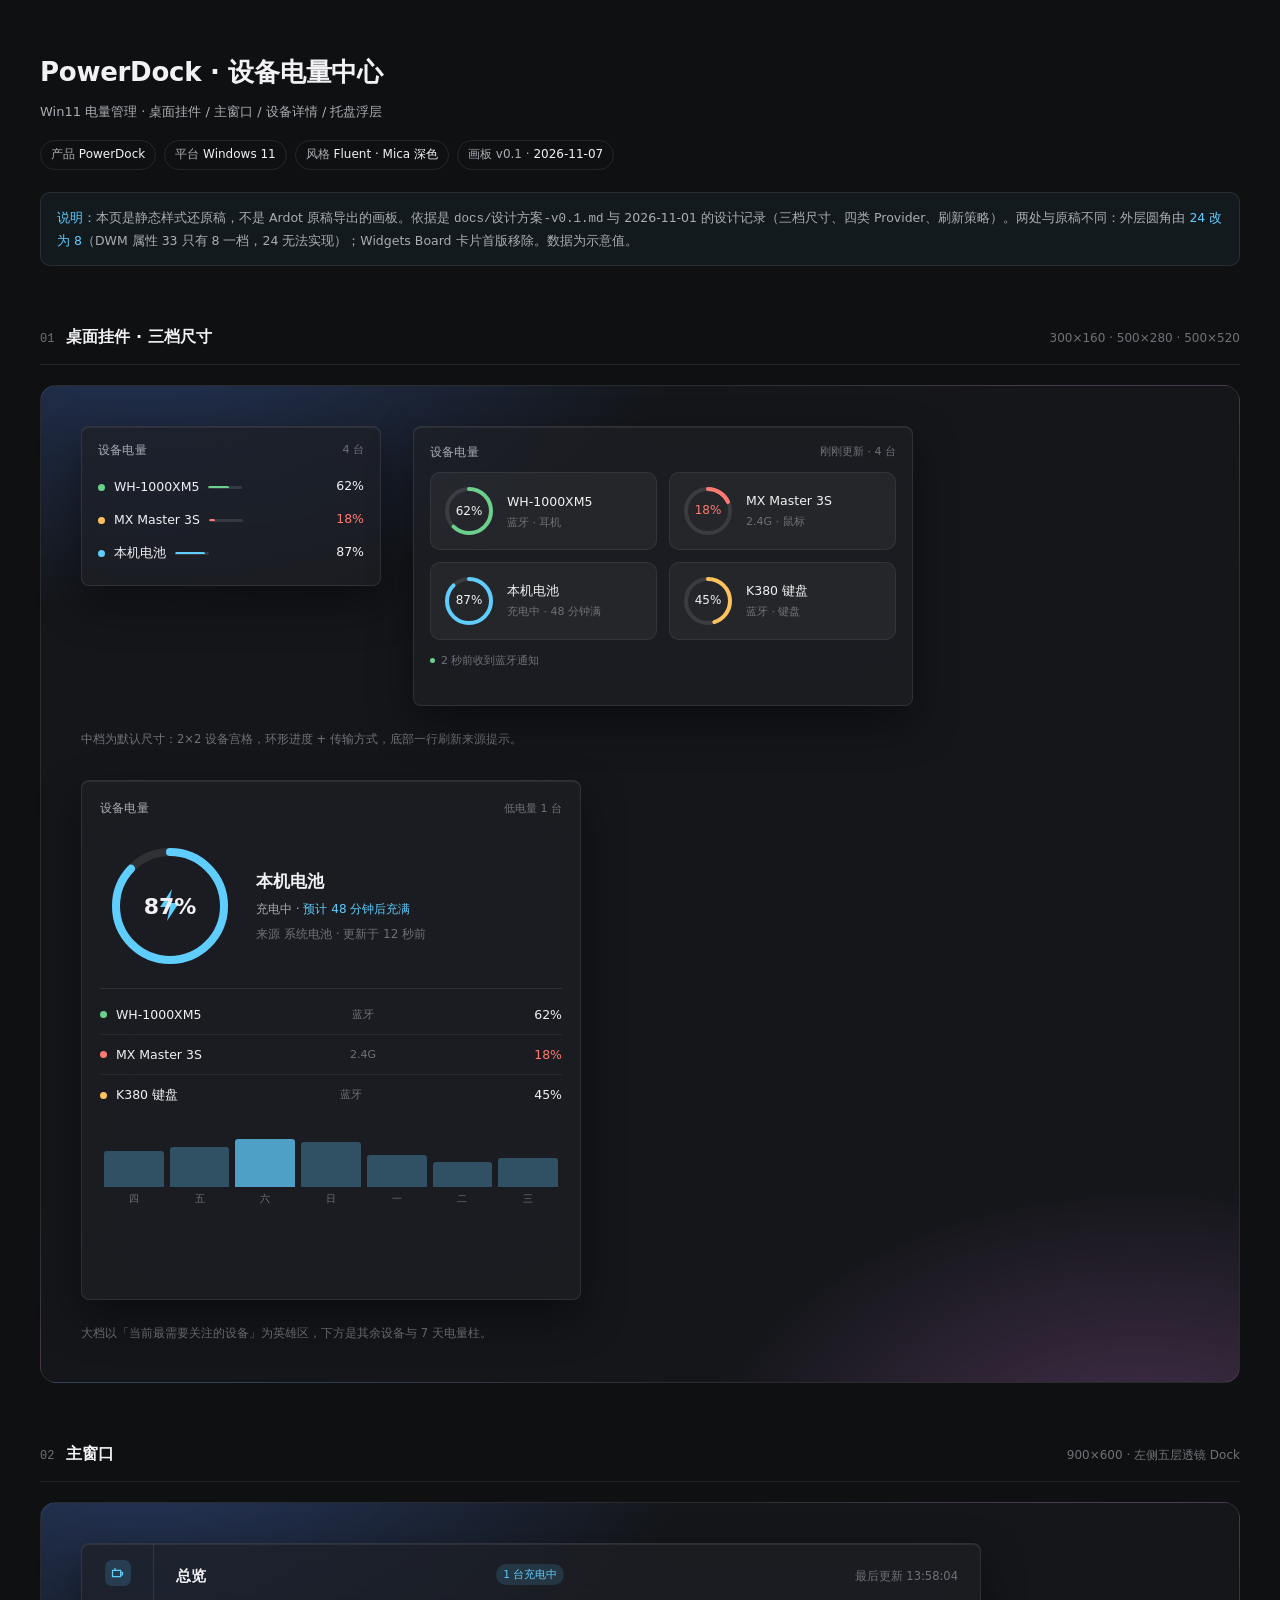
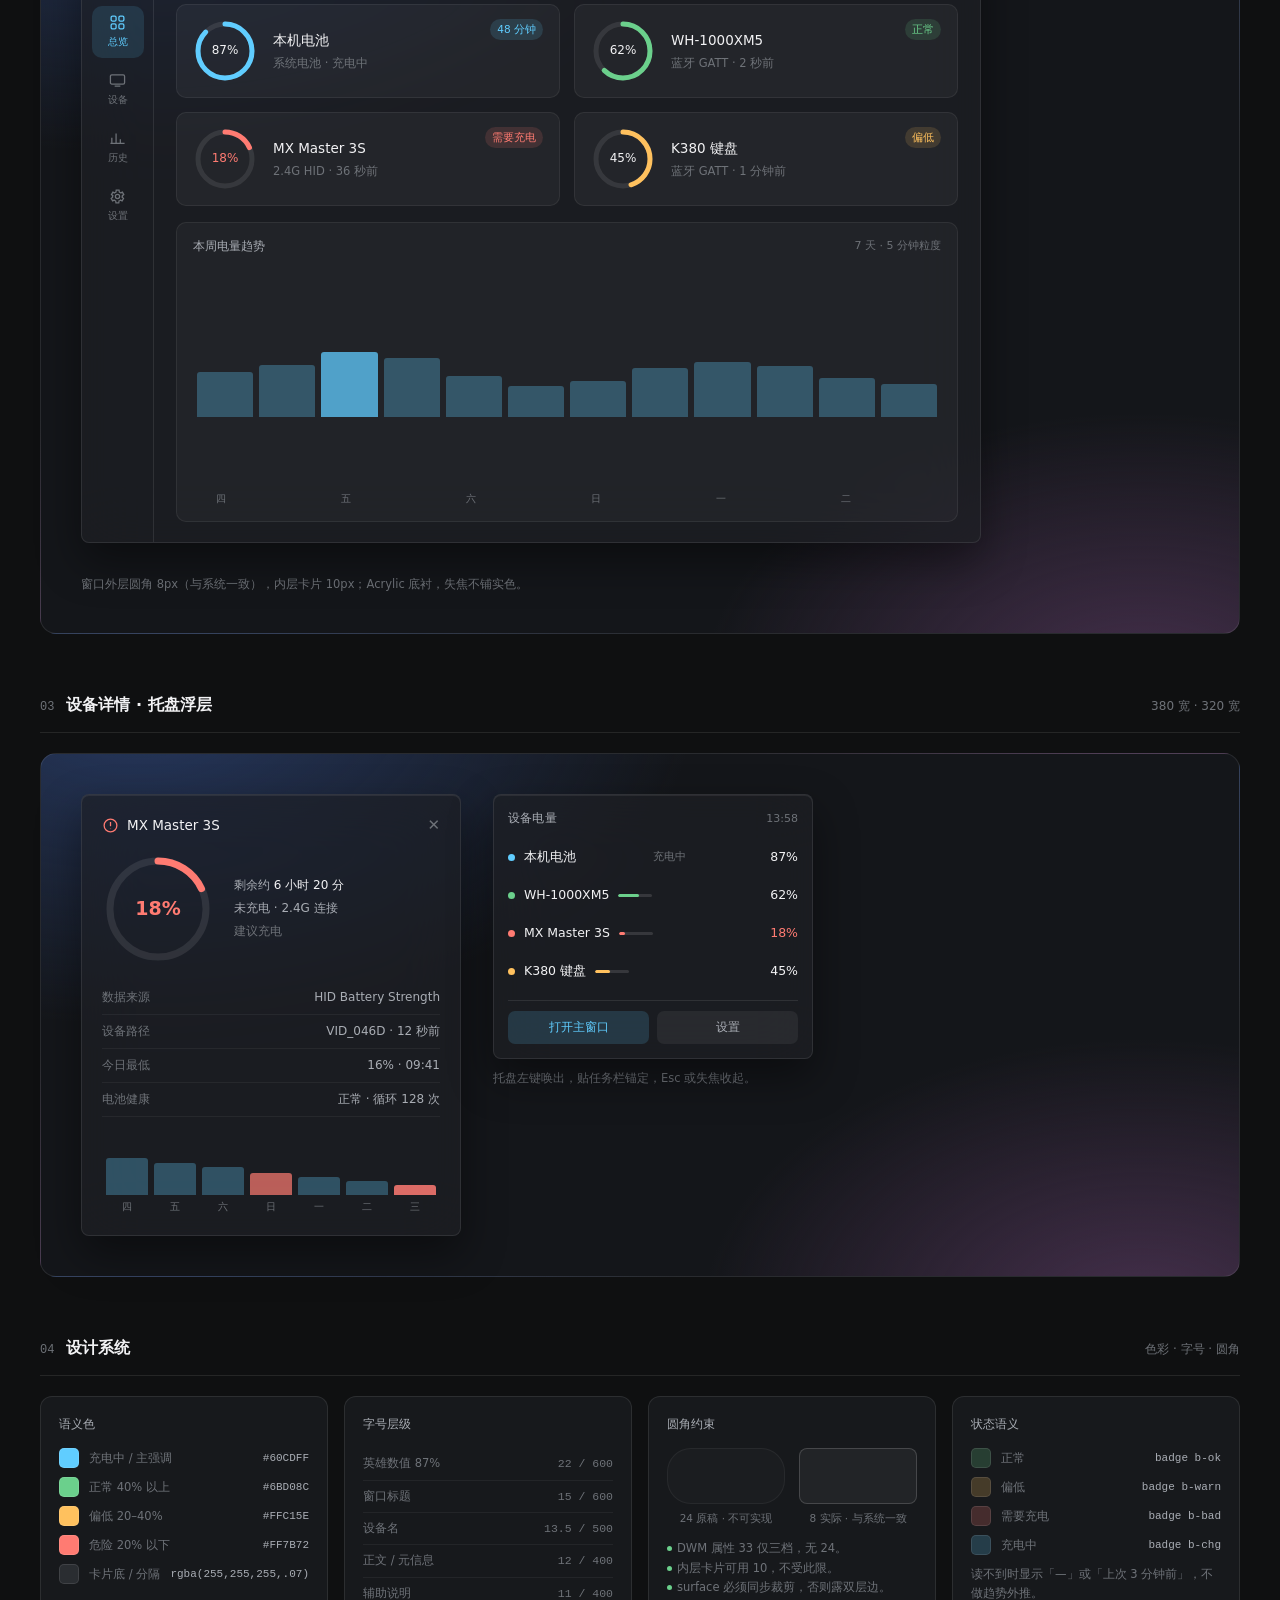
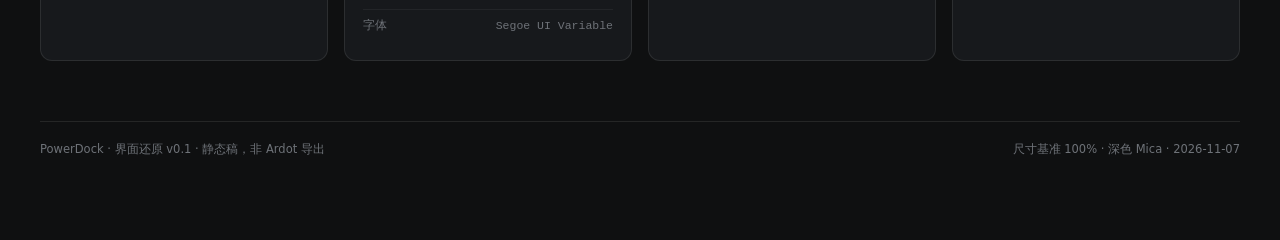
<file: docs/mockup/_archive-v1-ui-design.html>
<!DOCTYPE html>
<html lang="zh-CN">
<head>
<meta charset="UTF-8">
<meta name="viewport" content="width=device-width, initial-scale=1">
<title>PowerDock · 界面设计还原</title>
<style>
  :root{
    --bg:#0F1011; --text:#F2F2F4; --text-2:#A9ADB4; --text-3:#6E7278;
    --stroke:rgba(255,255,255,.09); --stroke-2:rgba(255,255,255,.16);
    --accent:#60CDFF; --ok:#6BD08C; --warn:#FFC15E; --bad:#FF7B72;
    --glass:rgba(30,32,36,.70);
  }
  *{box-sizing:border-box}
  html{color-scheme:dark}
  body{
    margin:0;background:var(--bg);color:var(--text);
    font:400 14px/1.6 "Segoe UI Variable Text","Segoe UI",system-ui,"Microsoft YaHei UI",sans-serif;
    -webkit-font-smoothing:antialiased;
  }
  .page{max-width:1320px;margin:0 auto;padding:52px 40px 90px}
  .page-head h1{margin:0;font-size:26px;font-weight:600;letter-spacing:-.01em}
  .page-head p{margin:8px 0 0;color:var(--text-2);font-size:13px}
  .meta{display:flex;flex-wrap:wrap;gap:8px;margin-top:18px}
  .chip{font-size:12px;color:var(--text-2);padding:4px 10px;border:1px solid var(--stroke);border-radius:99px}
  .chip b{color:var(--text);font-weight:500}
  .note{margin-top:22px;padding:14px 16px;border-radius:10px;border:1px solid var(--stroke);
    background:rgba(96,205,255,.05);font-size:12.5px;color:var(--text-2);line-height:1.7}
  .note b{color:var(--accent);font-weight:500}

  .sec{margin-top:58px}
  .sec-head{display:flex;align-items:baseline;gap:12px;padding-bottom:14px;border-bottom:1px solid var(--stroke)}
  .idx{font:500 12px/1 ui-monospace,Consolas,monospace;color:var(--text-3)}
  .sec-head h2{margin:0;font-size:16px;font-weight:600}
  .hint{margin-left:auto;font-size:12px;color:var(--text-3);font-variant-numeric:tabular-nums}

  .stage{margin-top:20px;padding:40px;border-radius:16px;border:1px solid var(--stroke);
    display:flex;gap:32px;flex-wrap:wrap;align-items:flex-start;
    background:
      radial-gradient(900px 520px at 8% -10%, #26385f 0%, transparent 62%),
      radial-gradient(760px 480px at 92% 108%, #46304d 0%, transparent 58%),
      #14161a;}
  .stage.plain{background:#15171a}
  .cap{width:100%;font-size:11.5px;color:var(--text-3);margin-top:-8px}

  .glass{
    background:var(--glass);border:1px solid var(--stroke);border-radius:8px;
    backdrop-filter:blur(30px) saturate(150%);-webkit-backdrop-filter:blur(30px) saturate(150%);
    box-shadow:0 18px 44px rgba(0,0,0,.42), inset 0 1px 0 rgba(255,255,255,.07);
  }
  .w-head{display:flex;align-items:center;gap:8px;margin-bottom:10px}
  .w-title{font-size:12px;font-weight:500;color:var(--text-2);letter-spacing:.02em}
  .w-meta{margin-left:auto;font-size:11px;color:var(--text-3);font-variant-numeric:tabular-nums}

  /* 小挂件 */
  .w-sm{width:300px;height:160px;padding:14px 16px}
  .row{display:flex;align-items:center;gap:9px;height:33px}
  .dot{width:7px;height:7px;border-radius:50%;flex:none}
  .nm{font-size:12.5px;color:var(--text);white-space:nowrap;overflow:hidden;text-overflow:ellipsis}
  .pc{margin-left:auto;font-size:12.5px;font-variant-numeric:tabular-nums;font-weight:500}
  .micro{width:34px;height:3px;border-radius:2px;background:rgba(255,255,255,.12);overflow:hidden;flex:none}
  .micro i{display:block;height:100%;border-radius:2px}

  /* 中挂件 */
  .w-md{width:500px;height:280px;padding:16px}
  .grid2{display:grid;grid-template-columns:1fr 1fr;gap:12px}
  .tile{background:rgba(255,255,255,.045);border:1px solid rgba(255,255,255,.07);border-radius:10px;
    padding:12px;display:flex;align-items:center;gap:12px}
  .ringwrap{position:relative;flex:none;display:grid;place-items:center}
  .ringwrap .val{position:absolute;font-size:12px;font-weight:500;font-variant-numeric:tabular-nums}
  .t-name{font-size:12.5px;margin-bottom:2px;white-space:nowrap;overflow:hidden;text-overflow:ellipsis}
  .t-sub{font-size:11px;color:var(--text-3)}
  .w-foot{margin-top:12px;font-size:11px;color:var(--text-3);display:flex;align-items:center;gap:6px}
  .live{width:5px;height:5px;border-radius:50%;background:var(--ok)}

  /* 大挂件 */
  .w-lg{width:500px;height:520px;padding:18px}
  .hero{display:flex;align-items:center;gap:22px;padding:14px 6px 18px;border-bottom:1px solid var(--stroke)}
  .hero-txt h3{margin:0 0 4px;font-size:17px;font-weight:600}
  .hero-txt .sub{font-size:12px;color:var(--text-2)}
  .hero-txt .sub em{font-style:normal;color:var(--accent)}
  .lst{margin-top:6px}
  .lst .row{height:40px;border-bottom:1px solid rgba(255,255,255,.05)}
  .lst .row:last-child{border-bottom:0}
  .bars{display:flex;align-items:flex-end;gap:6px;height:56px;margin-top:16px;padding:0 4px}
  .bars span{flex:1;background:rgba(96,205,255,.30);border-radius:3px 3px 0 0}
  .bars span.hi{background:rgba(96,205,255,.75)}
  .bars-x{display:flex;gap:6px;padding:4px 4px 0}
  .bars-x i{flex:1;text-align:center;font-style:normal;font-size:10px;color:var(--text-3)}

  /* 主窗口 */
  .win{width:900px;height:600px;display:flex;overflow:hidden}
  .dock{width:72px;flex:none;padding:16px 0;display:flex;flex-direction:column;align-items:center;gap:6px;
    border-right:1px solid var(--stroke)}
  .dock .logo{width:26px;height:26px;border-radius:7px;background:rgba(96,205,255,.16);
    display:grid;place-items:center;margin-bottom:14px}
  .nav{width:52px;height:52px;border-radius:10px;display:flex;flex-direction:column;align-items:center;
    justify-content:center;gap:3px;color:var(--text-3);font-size:10px}
  .nav svg{width:17px;height:17px}
  .nav.on{background:rgba(96,205,255,.13);color:var(--accent)}
  .body{flex:1;padding:20px 22px;display:flex;flex-direction:column;gap:16px;min-width:0}
  .bar{display:flex;align-items:center;gap:10px}
  .bar h3{margin:0;font-size:15px;font-weight:600}
  .bar .stamp{margin-left:auto;font-size:11.5px;color:var(--text-3);font-variant-numeric:tabular-nums}
  .cards{display:grid;grid-template-columns:1fr 1fr;gap:14px}
  .card{background:rgba(255,255,255,.04);border:1px solid rgba(255,255,255,.07);border-radius:10px;
    padding:14px 16px;display:flex;align-items:center;gap:16px}
  .card .info{min-width:0}
  .card .info h4{margin:0 0 3px;font-size:13.5px;font-weight:500}
  .card .info .m{font-size:11.5px;color:var(--text-3)}
  .badge{margin-left:auto;font-size:10.5px;padding:2px 7px;border-radius:99px;align-self:flex-start}
  .b-ok{background:rgba(107,208,140,.14);color:var(--ok)}
  .b-warn{background:rgba(255,193,94,.14);color:var(--warn)}
  .b-bad{background:rgba(255,123,114,.14);color:var(--bad)}
  .b-chg{background:rgba(96,205,255,.14);color:var(--accent)}
  .wide{background:rgba(255,255,255,.03);border:1px solid rgba(255,255,255,.07);border-radius:10px;
    padding:14px 16px;flex:1;display:flex;flex-direction:column;justify-content:space-between}
  .wide .hd{font-size:12px;color:var(--text-2);display:flex}
  .wide .hd span{margin-left:auto;font-size:11px;color:var(--text-3)}

  /* 详情 / 托盘 */
  .panel{width:380px;padding:20px}
  .panel .hd{display:flex;align-items:center;gap:8px;margin-bottom:16px}
  .panel .hd h4{margin:0;font-size:13.5px;font-weight:500}
  .x{margin-left:auto;color:var(--text-3);font-size:15px;line-height:1}
  .kv{display:flex;justify-content:space-between;font-size:12px;padding:7px 0;
    border-bottom:1px solid rgba(255,255,255,.05)}
  .kv:last-child{border-bottom:0}
  .kv span{color:var(--text-3)}
  .kv b{font-weight:500;color:var(--text-2)}

  .tray{width:320px;padding:14px}
  .tray .row{height:38px}
  .tray .foot{display:flex;gap:8px;margin-top:10px;padding-top:10px;border-top:1px solid var(--stroke)}
  .btn{flex:1;text-align:center;font-size:11.5px;padding:7px 0;border-radius:7px;
    background:rgba(255,255,255,.06);color:var(--text-2)}
  .btn.pri{background:rgba(96,205,255,.16);color:var(--accent)}

  /* 设计系统 */
  .sys{display:grid;grid-template-columns:repeat(auto-fit,minmax(280px,1fr));gap:16px;margin-top:20px}
  .syscard{background:#17191c;border:1px solid var(--stroke);border-radius:12px;padding:18px}
  .syscard h5{margin:0 0 14px;font-size:12px;font-weight:500;color:var(--text-2)}
  .sw{display:flex;align-items:center;gap:10px;margin-bottom:9px;font-size:11.5px;color:var(--text-3)}
  .sw i{width:20px;height:20px;border-radius:5px;flex:none;border:1px solid rgba(255,255,255,.1)}
  .sw code{margin-left:auto;font:400 11px ui-monospace,Consolas,monospace;color:var(--text-2)}
  .type-row{display:flex;align-items:baseline;justify-content:space-between;padding:6px 0;
    border-bottom:1px solid rgba(255,255,255,.05);font-size:11.5px;color:var(--text-3)}
  .type-row:last-child{border-bottom:0}
  .radius-demo{display:flex;gap:14px;margin-top:6px}
  .radius-demo div{flex:1;text-align:center;font-size:10.5px;color:var(--text-3)}
  .radius-demo div i{display:block;height:56px;border:1px solid var(--stroke-2);margin-bottom:6px;
    background:rgba(255,255,255,.05)}
  .radius-demo .r24 i{border-radius:24px;opacity:.35}
  .radius-demo .r8 i{border-radius:8px}
  .ok-dot{display:inline-block;width:5px;height:5px;border-radius:50%;background:var(--ok);margin-right:5px;vertical-align:1px}
  .footer{margin-top:60px;padding-top:18px;border-top:1px solid var(--stroke);font-size:11.5px;color:var(--text-3);
    display:flex;justify-content:space-between;flex-wrap:wrap;gap:10px}
</style>
</head>
<body>
<div class="page">

  <header class="page-head">
    <h1>PowerDock · 设备电量中心</h1>
    <p>Win11 电量管理 · 桌面挂件 / 主窗口 / 设备详情 / 托盘浮层</p>
    <div class="meta">
      <span class="chip">产品 <b>PowerDock</b></span>
      <span class="chip">平台 <b>Windows 11</b></span>
      <span class="chip">风格 <b>Fluent · Mica 深色</b></span>
      <span class="chip">画板 v0.1 · <b>2026-11-07</b></span>
    </div>
    <div class="note">
      <b>说明：</b>本页是静态样式还原稿，不是 Ardot 原稿导出的画板。依据是 <code>docs/设计方案-v0.1.md</code> 与 2026-11-01 的设计记录（三档尺寸、四类 Provider、刷新策略）。两处与原稿不同：外层圆角由 <b>24 改为 8</b>（DWM 属性 33 只有 8 一档，24 无法实现）；Widgets Board 卡片首版移除。数据为示意值。
    </div>
  </header>

  <section class="sec">
    <div class="sec-head"><span class="idx">01</span><h2>桌面挂件 · 三档尺寸</h2><span class="hint">300×160 · 500×280 · 500×520</span></div>
    <div class="stage">
      <!-- 小 -->
      <div class="w-sm glass">
        <div class="w-head"><span class="w-title">设备电量</span><span class="w-meta">4 台</span></div>
        <div class="row"><i class="dot" style="background:var(--ok)"></i><span class="nm">WH-1000XM5</span>
          <span class="micro"><i style="width:62%;background:var(--ok)"></i></span><span class="pc">62%</span></div>
        <div class="row"><i class="dot" style="background:var(--warn)"></i><span class="nm">MX Master 3S</span>
          <span class="micro"><i style="width:18%;background:var(--bad)"></i></span><span class="pc" style="color:var(--bad)">18%</span></div>
        <div class="row"><i class="dot" style="background:var(--accent)"></i><span class="nm">本机电池</span>
          <span class="micro"><i style="width:87%;background:var(--accent)"></i></span><span class="pc">87%</span></div>
      </div>

      <!-- 中 -->
      <div class="w-md glass">
        <div class="w-head"><span class="w-title">设备电量</span><span class="w-meta">刚刚更新 · 4 台</span></div>
        <div class="grid2">
          <div class="tile">
            <div class="ringwrap">
              <svg width="52" height="52" viewBox="0 0 52 52">
                <circle cx="26" cy="26" r="22" fill="none" stroke="rgba(255,255,255,.10)" stroke-width="4"/>
                <circle cx="26" cy="26" r="22" fill="none" stroke="#6BD08C" stroke-width="4" stroke-linecap="round"
                  stroke-dasharray="85.7 138.2" transform="rotate(-90 26 26)"/>
              </svg>
              <span class="val">62%</span>
            </div>
            <div style="min-width:0"><div class="t-name">WH-1000XM5</div><div class="t-sub">蓝牙 · 耳机</div></div>
          </div>
          <div class="tile">
            <div class="ringwrap">
              <svg width="52" height="52" viewBox="0 0 52 52">
                <circle cx="26" cy="26" r="22" fill="none" stroke="rgba(255,255,255,.10)" stroke-width="4"/>
                <circle cx="26" cy="26" r="22" fill="none" stroke="#FF7B72" stroke-width="4" stroke-linecap="round"
                  stroke-dasharray="24.9 138.2" transform="rotate(-90 26 26)"/>
              </svg>
              <span class="val" style="color:var(--bad)">18%</span>
            </div>
            <div style="min-width:0"><div class="t-name">MX Master 3S</div><div class="t-sub">2.4G · 鼠标</div></div>
          </div>
          <div class="tile">
            <div class="ringwrap">
              <svg width="52" height="52" viewBox="0 0 52 52">
                <circle cx="26" cy="26" r="22" fill="none" stroke="rgba(255,255,255,.10)" stroke-width="4"/>
                <circle cx="26" cy="26" r="22" fill="none" stroke="#60CDFF" stroke-width="4" stroke-linecap="round"
                  stroke-dasharray="120.3 138.2" transform="rotate(-90 26 26)"/>
              </svg>
              <span class="val">87%</span>
            </div>
            <div style="min-width:0"><div class="t-name">本机电池</div><div class="t-sub">充电中 · 48 分钟满</div></div>
          </div>
          <div class="tile">
            <div class="ringwrap">
              <svg width="52" height="52" viewBox="0 0 52 52">
                <circle cx="26" cy="26" r="22" fill="none" stroke="rgba(255,255,255,.10)" stroke-width="4"/>
                <circle cx="26" cy="26" r="22" fill="none" stroke="#FFC15E" stroke-width="4" stroke-linecap="round"
                  stroke-dasharray="62.2 138.2" transform="rotate(-90 26 26)"/>
              </svg>
              <span class="val">45%</span>
            </div>
            <div style="min-width:0"><div class="t-name">K380 键盘</div><div class="t-sub">蓝牙 · 键盘</div></div>
          </div>
        </div>
        <div class="w-foot"><i class="live"></i>2 秒前收到蓝牙通知</div>
      </div>

      <div class="cap">中档为默认尺寸：2×2 设备宫格，环形进度 + 传输方式，底部一行刷新来源提示。</div>

      <!-- 大 -->
      <div class="w-lg glass">
        <div class="w-head"><span class="w-title">设备电量</span><span class="w-meta">低电量 1 台</span></div>
        <div class="hero">
          <div class="ringwrap">
            <svg width="128" height="128" viewBox="0 0 128 128">
              <circle cx="64" cy="64" r="54" fill="none" stroke="rgba(255,255,255,.09)" stroke-width="8"/>
              <circle cx="64" cy="64" r="54" fill="none" stroke="#60CDFF" stroke-width="8" stroke-linecap="round"
                stroke-dasharray="295.2 339.3" transform="rotate(-90 64 64)"/>
              <path d="M66 50 l-12 18 h10 l-3 14 12-18 h-10 z" fill="#60CDFF" transform="translate(0,-3)"/>
            </svg>
            <span class="val" style="font-size:22px;font-weight:600">87%</span>
          </div>
          <div class="hero-txt">
            <h3>本机电池</h3>
            <div class="sub">充电中 · <em>预计 48 分钟后充满</em></div>
            <div class="sub" style="margin-top:6px;color:var(--text-3)">来源 系统电池 · 更新于 12 秒前</div>
          </div>
        </div>
        <div class="lst">
          <div class="row"><i class="dot" style="background:var(--ok)"></i><span class="nm">WH-1000XM5</span>
            <span class="t-sub" style="margin-left:auto;margin-right:10px">蓝牙</span><span class="pc">62%</span></div>
          <div class="row"><i class="dot" style="background:var(--bad)"></i><span class="nm">MX Master 3S</span>
            <span class="t-sub" style="margin-left:auto;margin-right:10px">2.4G</span><span class="pc" style="color:var(--bad)">18%</span></div>
          <div class="row"><i class="dot" style="background:var(--warn)"></i><span class="nm">K380 键盘</span>
            <span class="t-sub" style="margin-left:auto;margin-right:10px">蓝牙</span><span class="pc">45%</span></div>
        </div>
        <div class="bars">
          <span style="height:64%"></span><span style="height:72%"></span><span class="hi" style="height:87%"></span>
          <span style="height:81%"></span><span style="height:58%"></span><span style="height:46%"></span>
          <span style="height:52%"></span>
        </div>
        <div class="bars-x"><i>四</i><i>五</i><i>六</i><i>日</i><i>一</i><i>二</i><i>三</i></div>
      </div>
      <div class="cap">大档以「当前最需要关注的设备」为英雄区，下方是其余设备与 7 天电量柱。</div>
    </div>
  </section>

  <section class="sec">
    <div class="sec-head"><span class="idx">02</span><h2>主窗口</h2><span class="hint">900×600 · 左侧五层透镜 Dock</span></div>
    <div class="stage">
      <div class="win glass">
        <div class="dock">
          <div class="logo">
            <svg width="15" height="15" viewBox="0 0 24 24" fill="none" stroke="#60CDFF" stroke-width="2"
              stroke-linecap="round" stroke-linejoin="round"><path d="M4 7h13v10H4z"/><path d="M17 10h3v4h-3"/><path d="M8 4v3"/></svg>
          </div>
          <div class="nav on">
            <svg viewBox="0 0 24 24" fill="none" stroke="currentColor" stroke-width="1.8"><rect x="3" y="3" width="7" height="7" rx="2"/><rect x="14" y="3" width="7" height="7" rx="2"/><rect x="3" y="14" width="7" height="7" rx="2"/><rect x="14" y="14" width="7" height="7" rx="2"/></svg>
            总览
          </div>
          <div class="nav">
            <svg viewBox="0 0 24 24" fill="none" stroke="currentColor" stroke-width="1.8"><rect x="2" y="4" width="20" height="13" rx="2"/><path d="M8 20h8"/></svg>
            设备
          </div>
          <div class="nav">
            <svg viewBox="0 0 24 24" fill="none" stroke="currentColor" stroke-width="1.8"><path d="M4 19V11"/><path d="M10 19V5"/><path d="M16 19v-6"/><path d="M22 19H2"/></svg>
            历史
          </div>
          <div class="nav">
            <svg viewBox="0 0 24 24" fill="none" stroke="currentColor" stroke-width="1.8"><circle cx="12" cy="12" r="3"/><path d="M19 12a7 7 0 0 0-.1-1.2l2-1.5-2-3.4-2.3 1a7 7 0 0 0-2-1.2L14.2 3h-4l-.4 2.7a7 7 0 0 0-2 1.2l-2.3-1-2 3.4 2 1.5A7 7 0 0 0 5 12c0 .4 0 .8.1 1.2l-2 1.5 2 3.4 2.3-1a7 7 0 0 0 2 1.2l.4 2.7h4l.4-2.7a7 7 0 0 0 2-1.2l2.3 1 2-3.4-2-1.5c.1-.4.1-.8.1-1.2z"/></svg>
            设置
          </div>
        </div>
        <div class="body">
          <div class="bar">
            <h3>总览</h3>
            <span class="badge b-chg">1 台充电中</span>
            <span class="stamp">最后更新 13:58:04</span>
          </div>

          <div class="cards">
            <div class="card">
              <div class="ringwrap">
                <svg width="64" height="64" viewBox="0 0 64 64">
                  <circle cx="32" cy="32" r="27" fill="none" stroke="rgba(255,255,255,.09)" stroke-width="5"/>
                  <circle cx="32" cy="32" r="27" fill="none" stroke="#60CDFF" stroke-width="5" stroke-linecap="round"
                    stroke-dasharray="147.6 169.6" transform="rotate(-90 32 32)"/>
                </svg>
                <span class="val">87%</span>
              </div>
              <div class="info"><h4>本机电池</h4><div class="m">系统电池 · 充电中</div></div>
              <span class="badge b-chg">48 分钟</span>
            </div>

            <div class="card">
              <div class="ringwrap">
                <svg width="64" height="64" viewBox="0 0 64 64">
                  <circle cx="32" cy="32" r="27" fill="none" stroke="rgba(255,255,255,.09)" stroke-width="5"/>
                  <circle cx="32" cy="32" r="27" fill="none" stroke="#6BD08C" stroke-width="5" stroke-linecap="round"
                    stroke-dasharray="105.2 169.6" transform="rotate(-90 32 32)"/>
                </svg>
                <span class="val">62%</span>
              </div>
              <div class="info"><h4>WH-1000XM5</h4><div class="m">蓝牙 GATT · 2 秒前</div></div>
              <span class="badge b-ok">正常</span>
            </div>

            <div class="card">
              <div class="ringwrap">
                <svg width="64" height="64" viewBox="0 0 64 64">
                  <circle cx="32" cy="32" r="27" fill="none" stroke="rgba(255,255,255,.09)" stroke-width="5"/>
                  <circle cx="32" cy="32" r="27" fill="none" stroke="#FF7B72" stroke-width="5" stroke-linecap="round"
                    stroke-dasharray="30.5 169.6" transform="rotate(-90 32 32)"/>
                </svg>
                <span class="val" style="color:var(--bad)">18%</span>
              </div>
              <div class="info"><h4>MX Master 3S</h4><div class="m">2.4G HID · 36 秒前</div></div>
              <span class="badge b-bad">需要充电</span>
            </div>

            <div class="card">
              <div class="ringwrap">
                <svg width="64" height="64" viewBox="0 0 64 64">
                  <circle cx="32" cy="32" r="27" fill="none" stroke="rgba(255,255,255,.09)" stroke-width="5"/>
                  <circle cx="32" cy="32" r="27" fill="none" stroke="#FFC15E" stroke-width="5" stroke-linecap="round"
                    stroke-dasharray="76.3 169.6" transform="rotate(-90 32 32)"/>
                </svg>
                <span class="val">45%</span>
              </div>
              <div class="info"><h4>K380 键盘</h4><div class="m">蓝牙 GATT · 1 分钟前</div></div>
              <span class="badge b-warn">偏低</span>
            </div>
          </div>

          <div class="wide">
            <div class="hd">本周电量趋势<span>7 天 · 5 分钟粒度</span></div>
            <div class="bars" style="height:74px">
              <span style="height:60%"></span><span style="height:70%"></span><span class="hi" style="height:88%"></span>
              <span style="height:79%"></span><span style="height:55%"></span><span style="height:41%"></span>
              <span style="height:48%"></span><span style="height:66%"></span><span style="height:74%"></span>
              <span style="height:69%"></span><span style="height:52%"></span><span style="height:44%"></span>
            </div>
            <div class="bars-x" style="padding-left:0">
              <i>四</i><i></i><i>五</i><i></i><i>六</i><i></i><i>日</i><i></i><i>一</i><i></i><i>二</i><i></i>
            </div>
          </div>
        </div>
      </div>
      <div class="cap" style="margin-top:0">窗口外层圆角 8px（与系统一致），内层卡片 10px；Acrylic 底衬，失焦不铺实色。</div>
    </div>
  </section>

  <section class="sec">
    <div class="sec-head"><span class="idx">03</span><h2>设备详情 · 托盘浮层</h2><span class="hint">380 宽 · 320 宽</span></div>
    <div class="stage">
      <div class="panel glass">
        <div class="hd">
          <svg width="17" height="17" viewBox="0 0 24 24" fill="none" stroke="#FF7B72" stroke-width="1.8"><circle cx="12" cy="12" r="9"/><path d="M12 7v6"/><path d="M12 16.5v.5"/></svg>
          <h4>MX Master 3S</h4>
          <span class="x">✕</span>
        </div>
        <div style="display:flex;align-items:center;gap:20px;margin-bottom:16px">
          <div class="ringwrap">
            <svg width="112" height="112" viewBox="0 0 112 112">
              <circle cx="56" cy="56" r="48" fill="none" stroke="rgba(255,255,255,.09)" stroke-width="7"/>
              <circle cx="56" cy="56" r="48" fill="none" stroke="#FF7B72" stroke-width="7" stroke-linecap="round"
                stroke-dasharray="54.3 301.6" transform="rotate(-90 56 56)"/>
            </svg>
            <span class="val" style="font-size:19px;font-weight:600;color:var(--bad)">18%</span>
          </div>
          <div style="font-size:12px;color:var(--text-2);line-height:1.9">
            剩余约 <b style="color:var(--text);font-weight:500">6 小时 20 分</b><br>
            未充电 · 2.4G 连接<br>
            <span style="color:var(--text-3)">建议充电</span>
          </div>
        </div>
        <div class="kv"><span>数据来源</span><b>HID Battery Strength</b></div>
        <div class="kv"><span>设备路径</span><b>VID_046D · 12 秒前</b></div>
        <div class="kv"><span>今日最低</span><b>16% · 09:41</b></div>
        <div class="kv"><span>电池健康</span><b>正常 · 循环 128 次</b></div>
        <div class="bars" style="height:60px;margin-top:18px">
          <span style="height:62%"></span><span style="height:54%"></span><span style="height:47%"></span>
          <span class="hi" style="height:38%;background:rgba(255,123,114,.7)"></span><span style="height:31%"></span>
          <span style="height:24%"></span><span style="height:18%;background:rgba(255,123,114,.85)"></span>
        </div>
        <div class="bars-x"><i>四</i><i>五</i><i>六</i><i>日</i><i>一</i><i>二</i><i>三</i></div>
      </div>

      <div style="width:340px">
        <div class="tray glass">
          <div class="w-head"><span class="w-title">设备电量</span><span class="w-meta">13:58</span></div>
          <div class="row"><i class="dot" style="background:var(--accent)"></i><span class="nm">本机电池</span>
            <span class="t-sub" style="margin-left:auto;margin-right:8px">充电中</span><span class="pc">87%</span></div>
          <div class="row"><i class="dot" style="background:var(--ok)"></i><span class="nm">WH-1000XM5</span>
            <span class="micro"><i style="width:62%;background:var(--ok)"></i></span><span class="pc">62%</span></div>
          <div class="row"><i class="dot" style="background:var(--bad)"></i><span class="nm">MX Master 3S</span>
            <span class="micro"><i style="width:18%;background:var(--bad)"></i></span><span class="pc" style="color:var(--bad)">18%</span></div>
          <div class="row"><i class="dot" style="background:var(--warn)"></i><span class="nm">K380 键盘</span>
            <span class="micro"><i style="width:45%;background:var(--warn)"></i></span><span class="pc">45%</span></div>
          <div class="foot"><div class="btn pri">打开主窗口</div><div class="btn">设置</div></div>
        </div>
        <div class="cap" style="margin-top:10px">托盘左键唤出，贴任务栏锚定，Esc 或失焦收起。</div>
      </div>
    </div>
  </section>

  <section class="sec">
    <div class="sec-head"><span class="idx">04</span><h2>设计系统</h2><span class="hint">色彩 · 字号 · 圆角</span></div>
    <div class="sys">
      <div class="syscard">
        <h5>语义色</h5>
        <div class="sw"><i style="background:#60CDFF"></i>充电中 / 主强调<code>#60CDFF</code></div>
        <div class="sw"><i style="background:#6BD08C"></i>正常 40% 以上<code>#6BD08C</code></div>
        <div class="sw"><i style="background:#FFC15E"></i>偏低 20–40%<code>#FFC15E</code></div>
        <div class="sw"><i style="background:#FF7B72"></i>危险 20% 以下<code>#FF7B72</code></div>
        <div class="sw"><i style="background:#2A2D31"></i>卡片底 / 分隔<code>rgba(255,255,255,.07)</code></div>
      </div>
      <div class="syscard">
        <h5>字号层级</h5>
        <div class="type-row"><span>英雄数值 87%</span><code>22 / 600</code></div>
        <div class="type-row"><span>窗口标题</span><code>15 / 600</code></div>
        <div class="type-row"><span>设备名</span><code>13.5 / 500</code></div>
        <div class="type-row"><span>正文 / 元信息</span><code>12 / 400</code></div>
        <div class="type-row"><span>辅助说明</span><code>11 / 400</code></div>
        <div class="type-row"><span>字体</span><code>Segoe UI Variable</code></div>
      </div>
      <div class="syscard">
        <h5>圆角约束</h5>
        <div class="radius-demo">
          <div class="r24"><i></i>24 原稿 · 不可实现</div>
          <div class="r8"><i></i>8 实际 · 与系统一致</div>
        </div>
        <div style="font-size:11.5px;color:var(--text-3);line-height:1.7;margin-top:12px">
          <span class="ok-dot"></span>DWM 属性 33 仅三档，无 24。<br>
          <span class="ok-dot"></span>内层卡片可用 10，不受此限。<br>
          <span class="ok-dot"></span>surface 必须同步裁剪，否则露双层边。
        </div>
      </div>
      <div class="syscard">
        <h5>状态语义</h5>
        <div class="sw"><i style="background:rgba(107,208,140,.2)"></i>正常<code>badge b-ok</code></div>
        <div class="sw"><i style="background:rgba(255,193,94,.2)"></i>偏低<code>badge b-warn</code></div>
        <div class="sw"><i style="background:rgba(255,123,114,.2)"></i>需要充电<code>badge b-bad</code></div>
        <div class="sw"><i style="background:rgba(96,205,255,.2)"></i>充电中<code>badge b-chg</code></div>
        <div style="font-size:11.5px;color:var(--text-3);margin-top:10px">读不到时显示「—」或「上次 3 分钟前」，不做趋势外推。</div>
      </div>
    </div>
  </section>

  <div class="footer">
    <span>PowerDock · 界面还原 v0.1 · 静态稿，非 Ardot 导出</span>
    <span>尺寸基准 100% · 深色 Mica · 2026-11-07</span>
  </div>
</div>
</body>
</html>
</file>
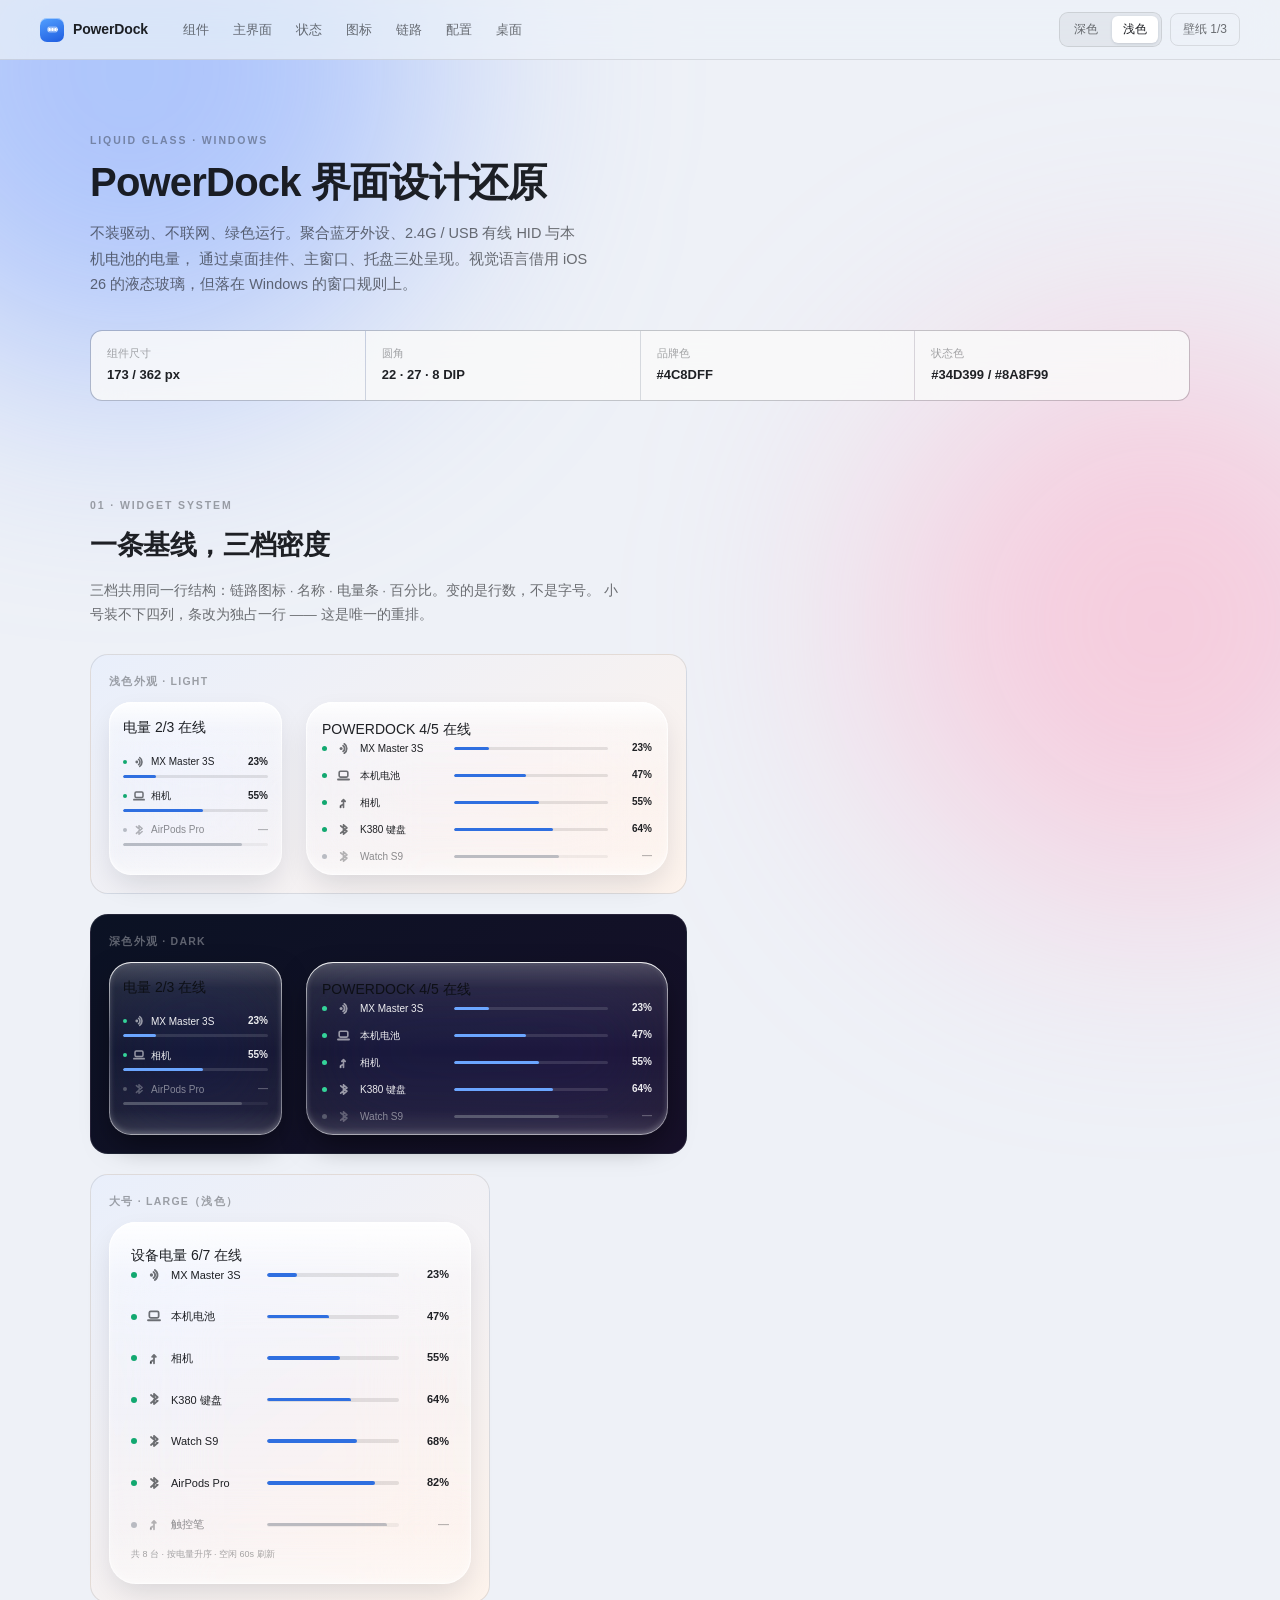
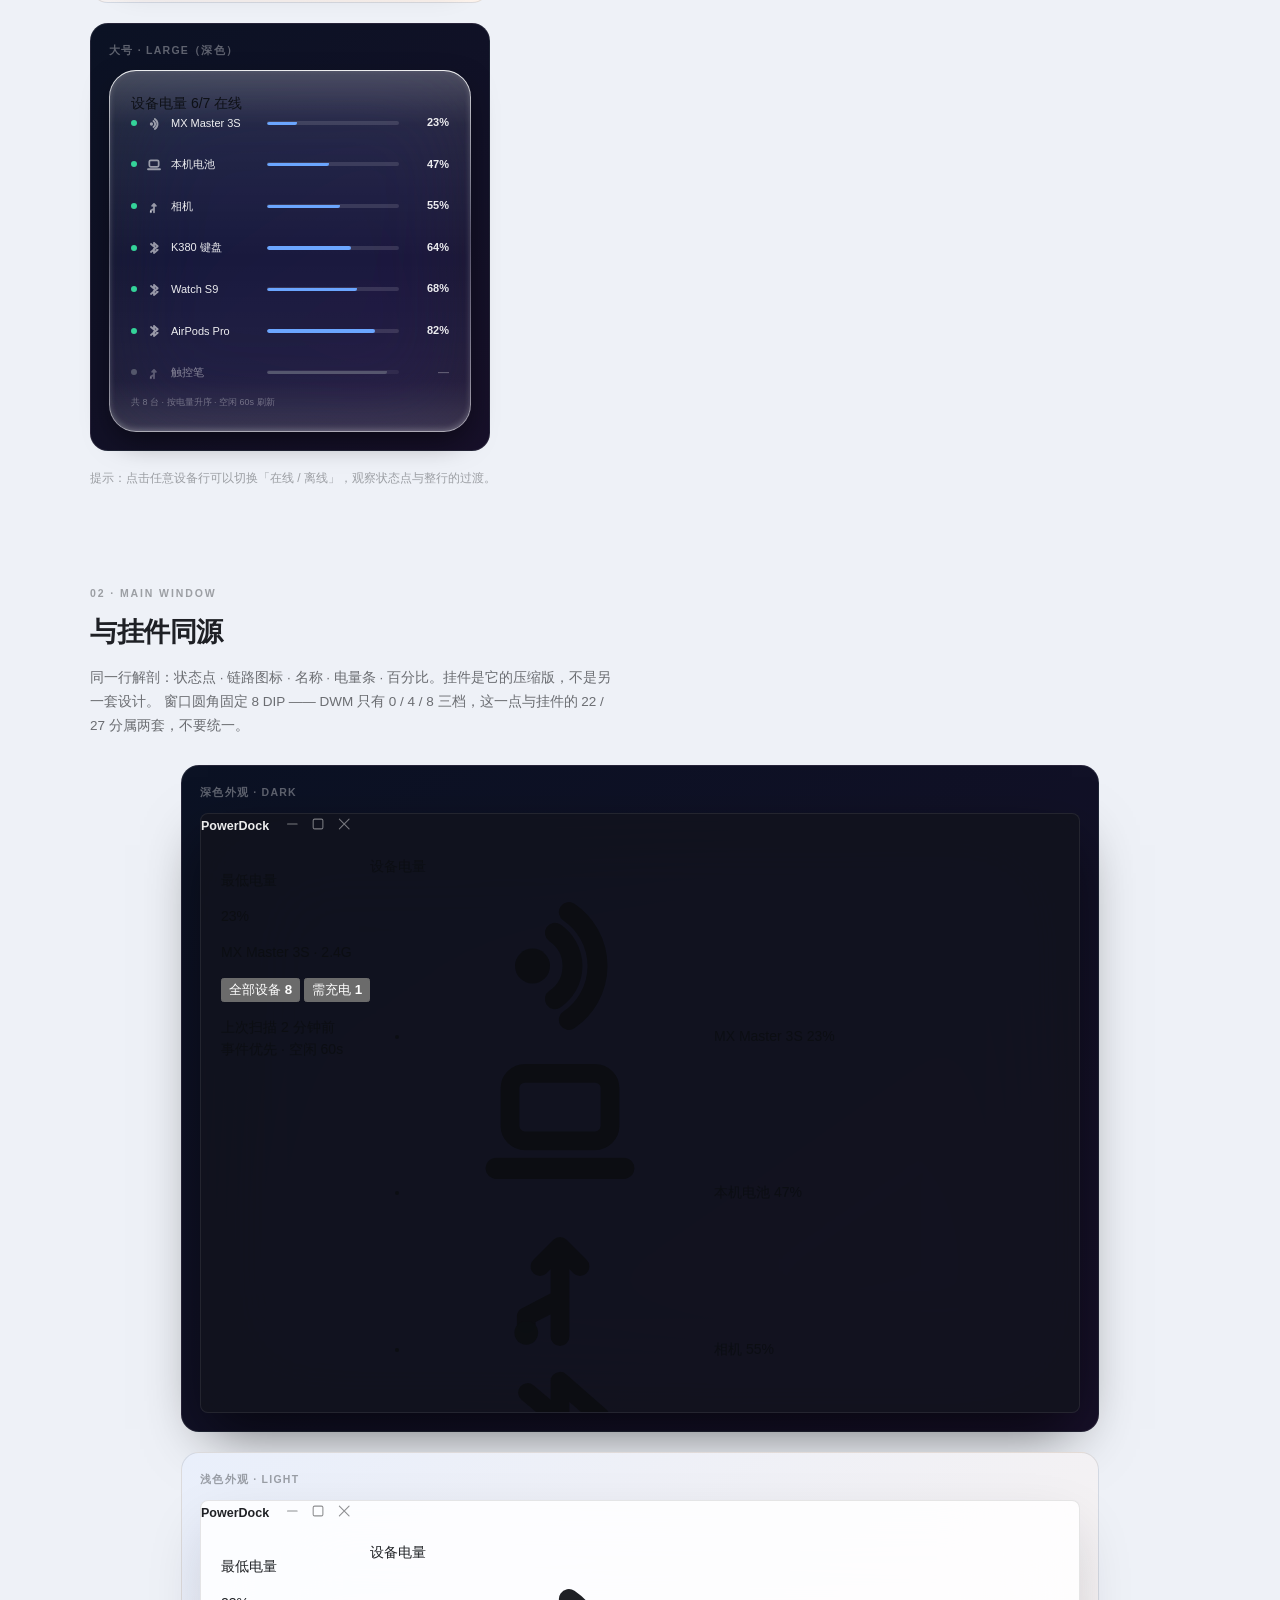
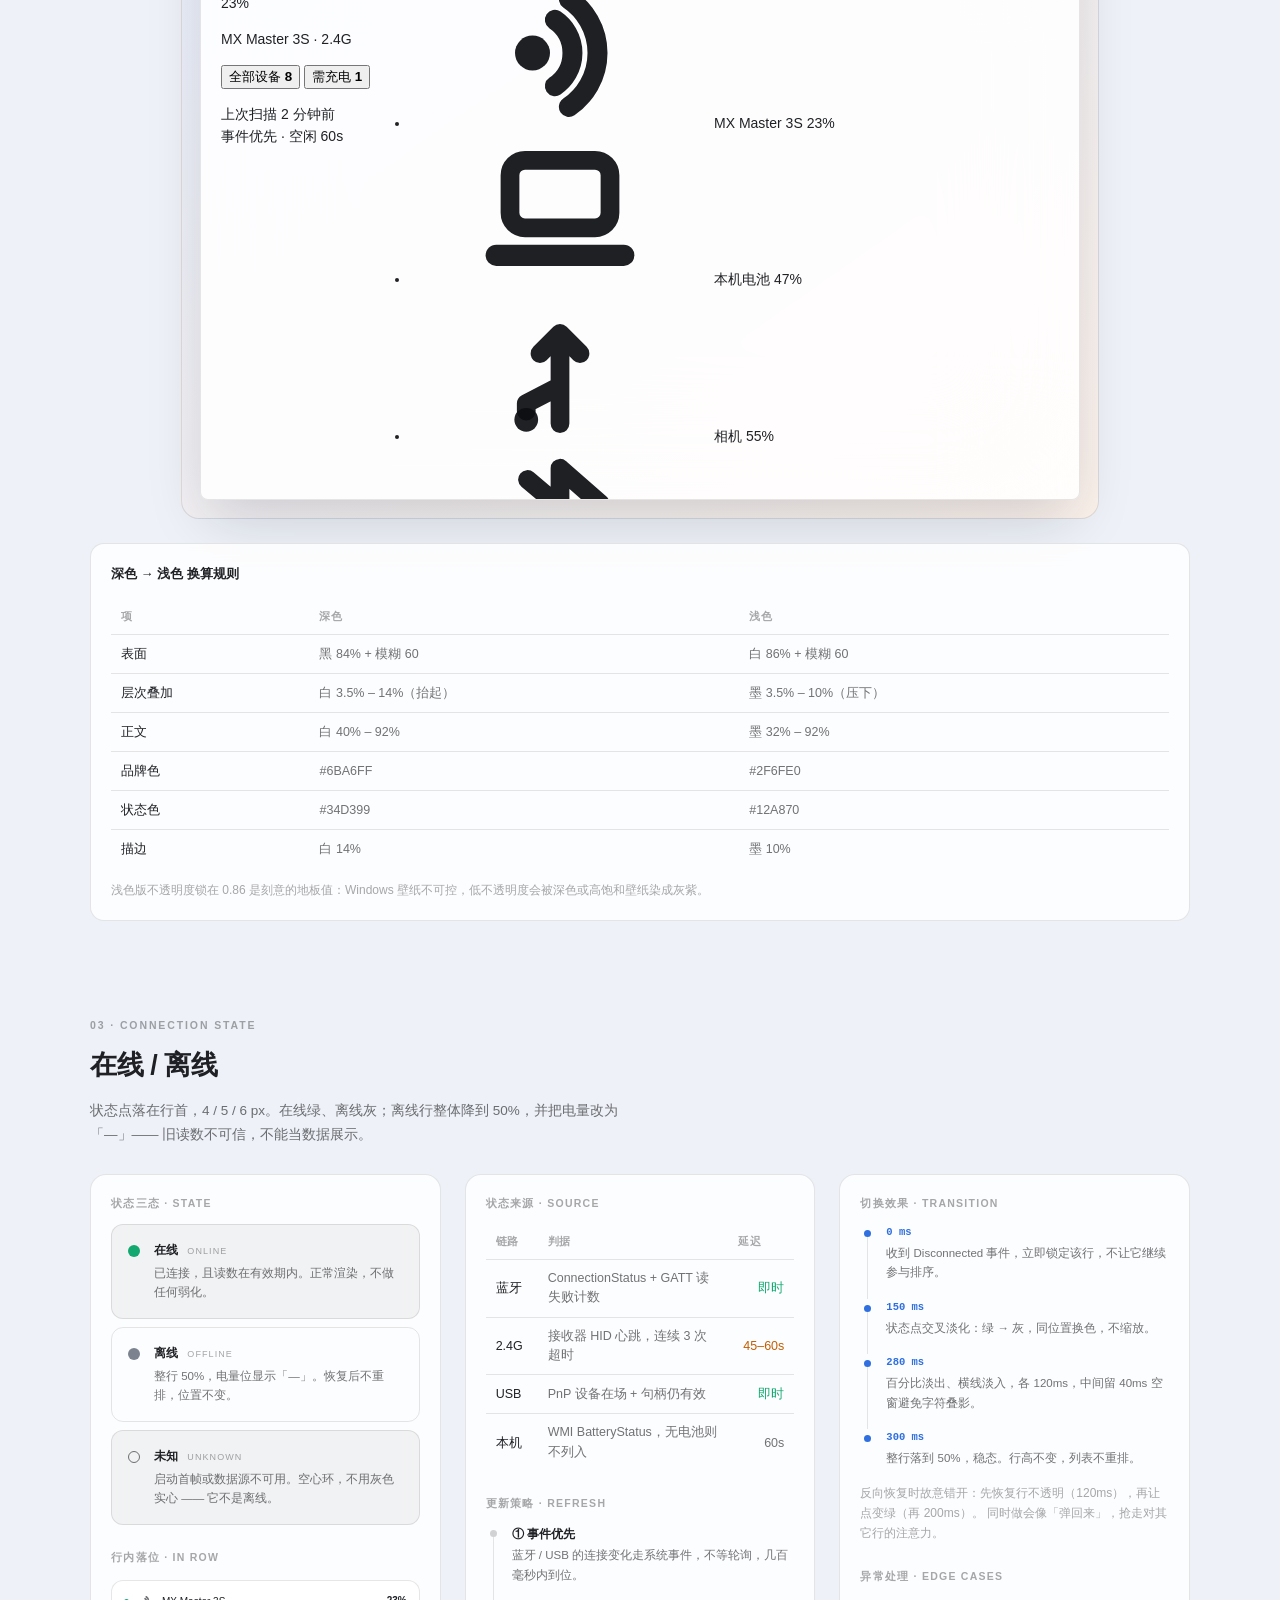
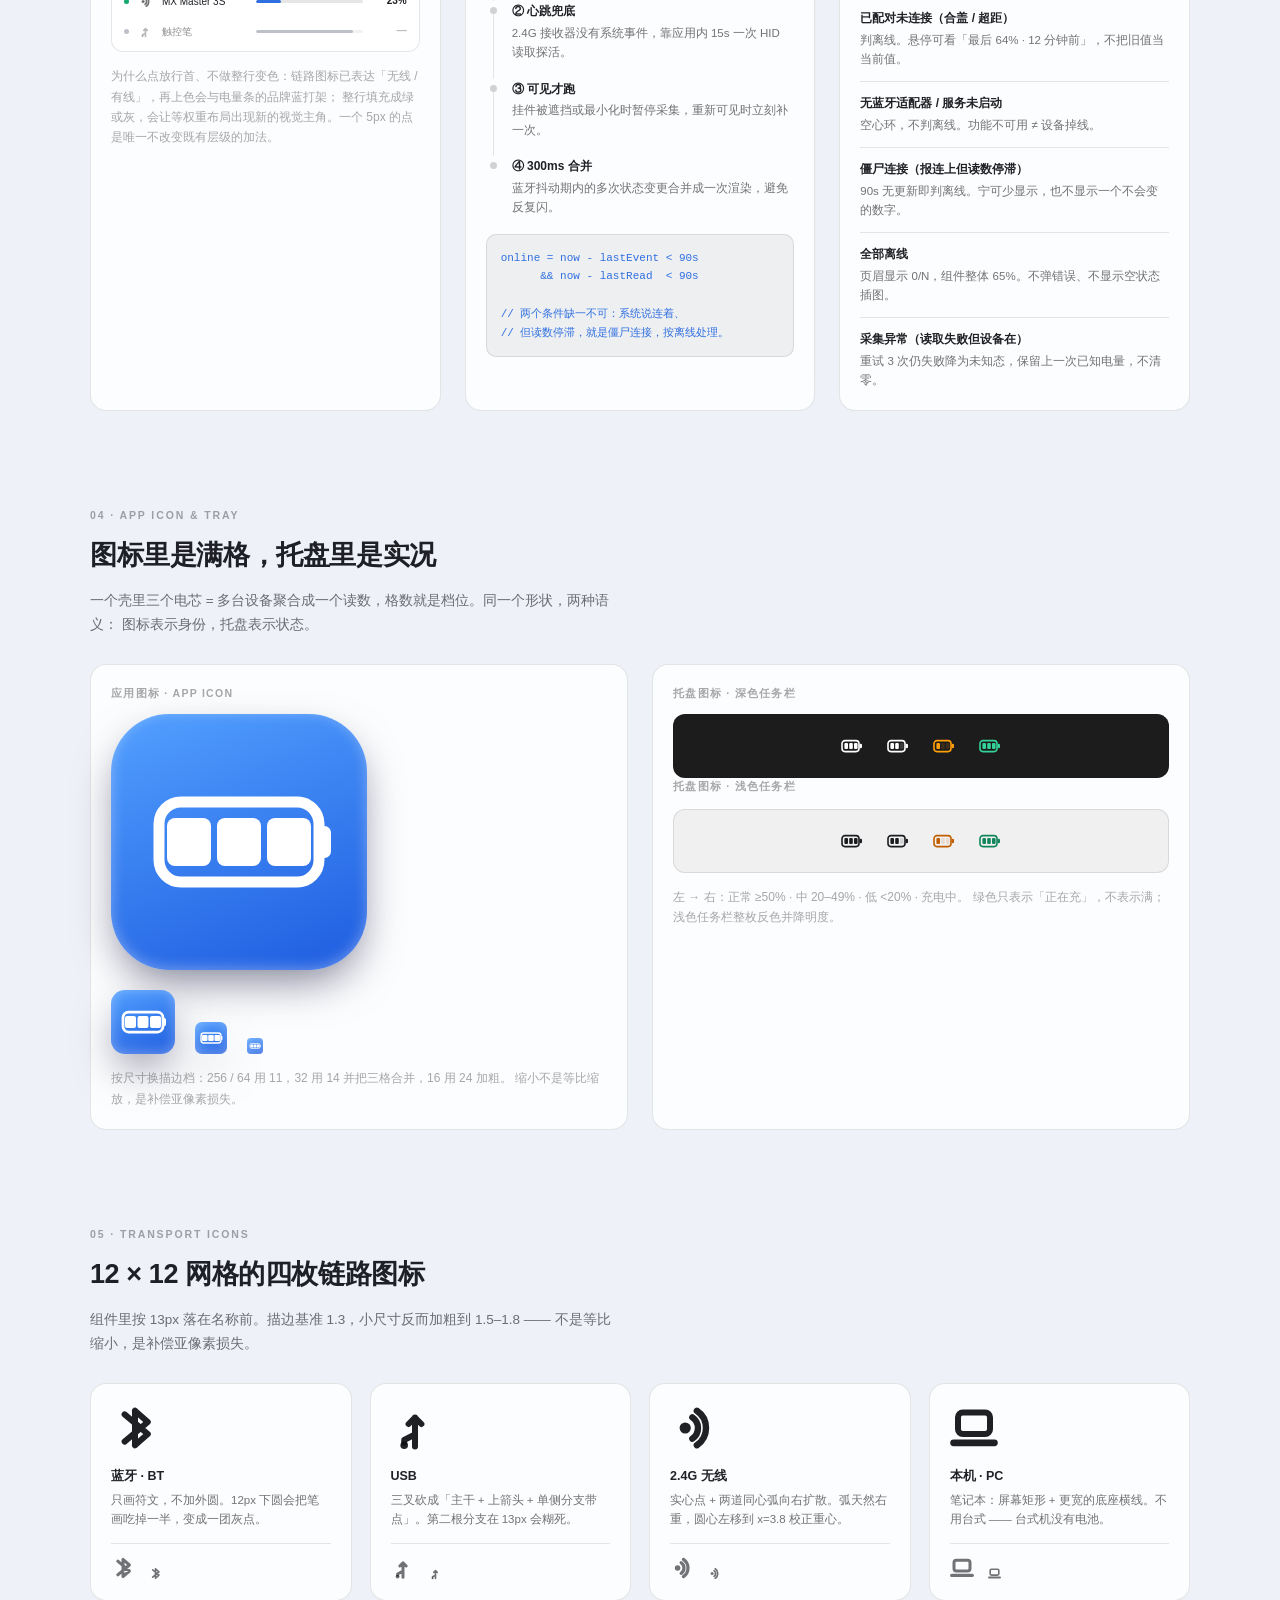
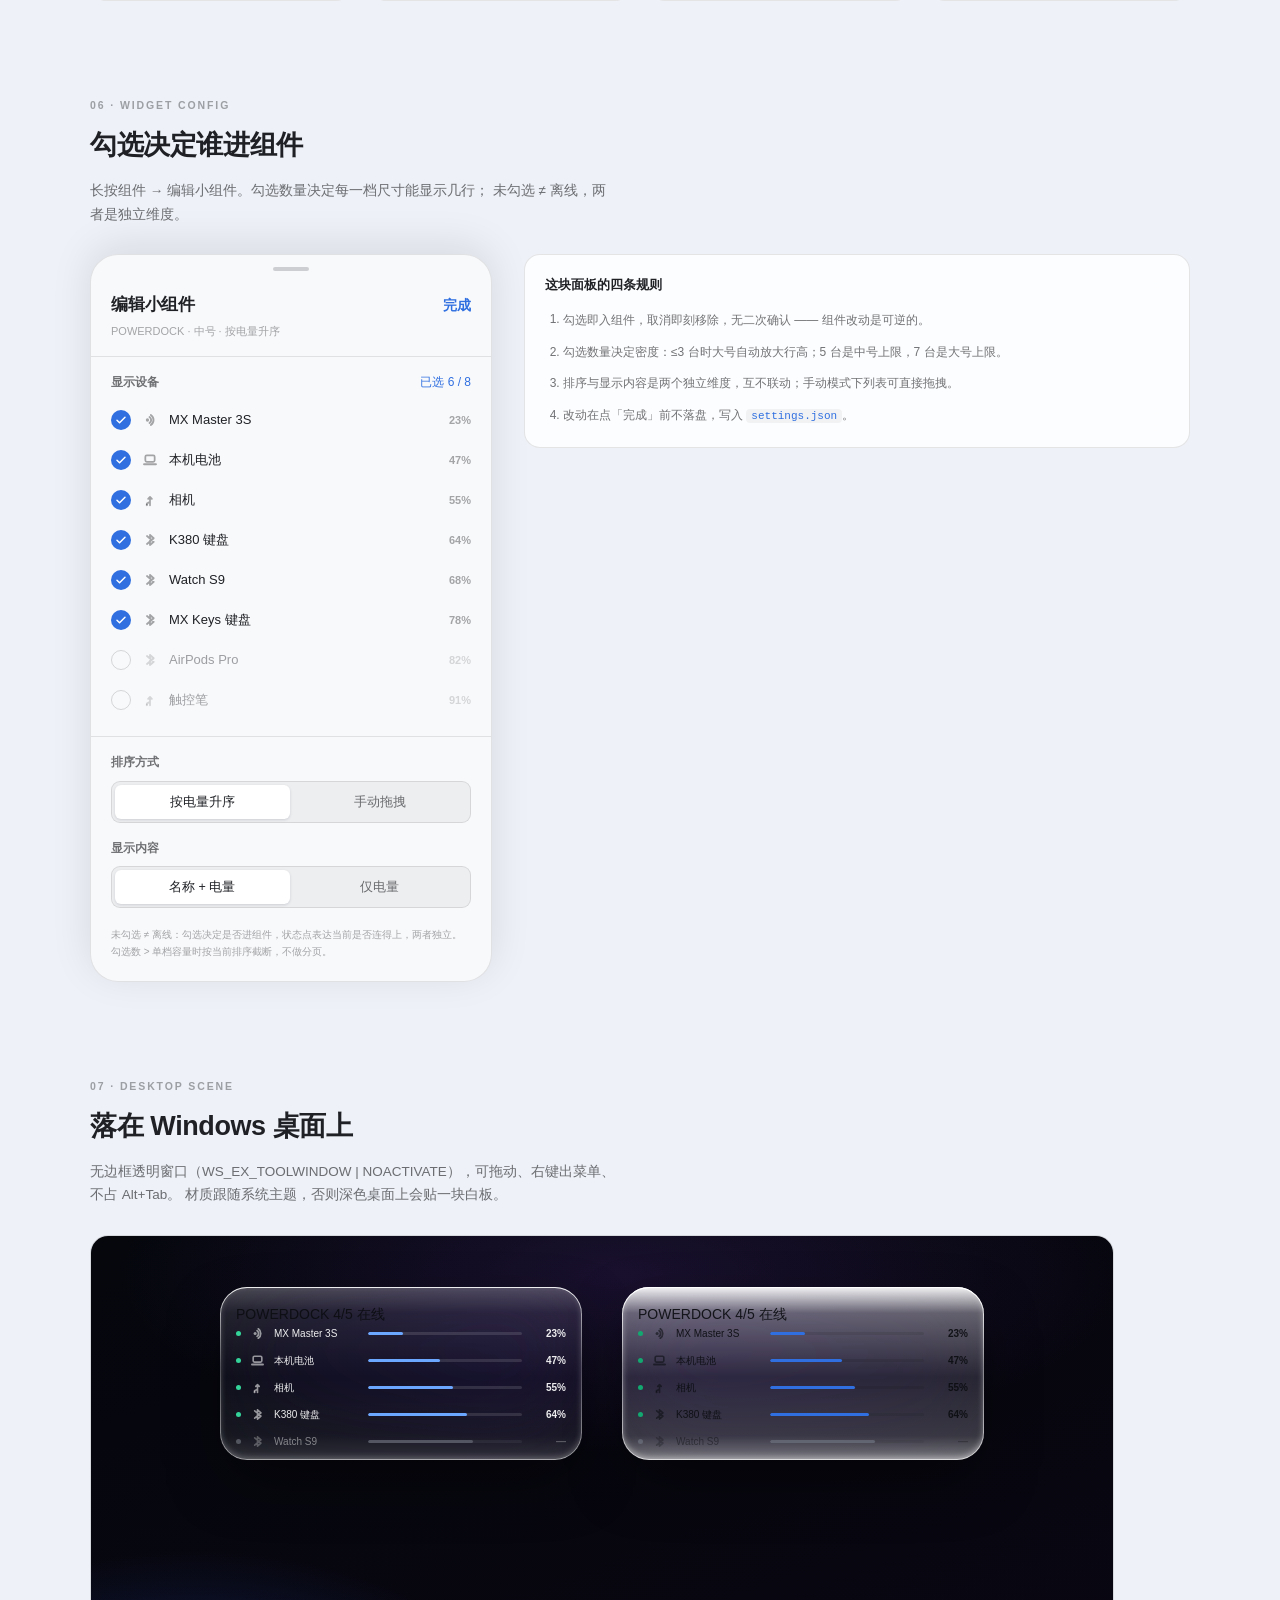
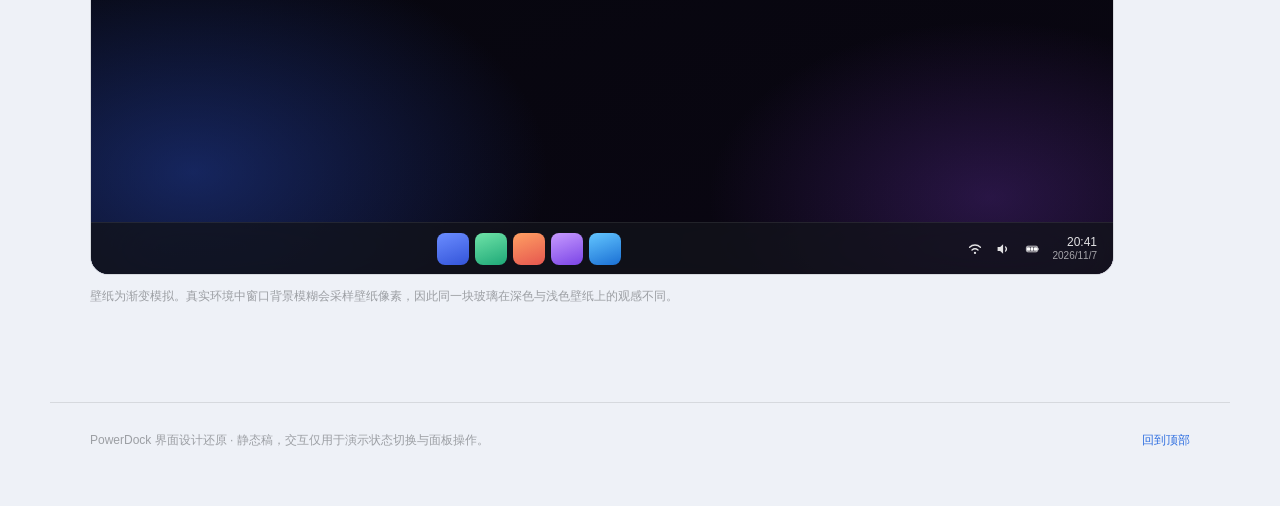
<file: docs/mockup/_archive-v2-mainwindow-index.html>
<!DOCTYPE html>
<html lang="zh-CN" data-theme="dark">
<head>
<meta charset="UTF-8">
<meta name="viewport" content="width=device-width, initial-scale=1">
<title>PowerDock · 液态玻璃界面设计还原</title>
<meta name="description" content="PowerDock 电量聚合工具的界面设计还原：组件系统、主界面、连接状态、图标与托盘、配置页。">
<link rel="stylesheet" href="style.css">
</head>
<body>

<!-- ───────── SVG 符号库：图标统一用 currentColor，主题切换自动继承 ───────── -->
<svg class="svg-defs" aria-hidden="true" focusable="false">
  <defs>
    <symbol id="ico-bt" viewBox="0 0 12 12">
      <path d="M6 1.7V10.3M6 1.7L9.2 4.5L3.4 9.4M6 10.3L9.2 7.5L3.4 2.6"
            fill="none" stroke="currentColor" stroke-width="1.5"
            stroke-linecap="round" stroke-linejoin="round"/>
    </symbol>
    <symbol id="ico-usb" viewBox="0 0 12 12">
      <path d="M6 10.6V3.4M4.4 5L6 3.4L7.6 5M6 7.6L3.3 9V9.6"
            fill="none" stroke="currentColor" stroke-width="1.5"
            stroke-linecap="round" stroke-linejoin="round"/>
      <circle cx="3.3" cy="10.3" r="0.95" fill="currentColor"/>
    </symbol>
    <symbol id="ico-24g" viewBox="0 0 12 12">
      <circle cx="3.8" cy="6" r="1.4" fill="currentColor"/>
      <path d="M5.59 3.35A3.2 3.2 0 0 1 5.59 8.65" fill="none"
            stroke="currentColor" stroke-width="1.6" stroke-linecap="round"/>
      <path d="M6.71 1.69A5.2 5.2 0 0 1 6.71 10.31" fill="none"
            stroke="currentColor" stroke-width="1.6" stroke-linecap="round"/>
    </symbol>
    <symbol id="ico-pc" viewBox="0 0 12 12">
      <rect x="2" y="2.1" width="8" height="5.4" rx="1.2" fill="none"
            stroke="currentColor" stroke-width="1.5"/>
      <path d="M0.9 9.7H11.1" stroke="currentColor" stroke-width="1.7" stroke-linecap="round"/>
    </symbol>
    <symbol id="ico-battery" viewBox="0 0 256 256">
      <rect x="48" y="88" width="160" height="80" rx="22" fill="none"
            stroke="currentColor" stroke-width="11"/>
      <rect x="207" y="112" width="13" height="32" rx="6.5" fill="currentColor"/>
      <rect x="56" y="104" width="44" height="48" rx="8" fill="currentColor"/>
      <rect x="106" y="104" width="44" height="48" rx="8" fill="currentColor"/>
      <rect x="156" y="104" width="44" height="48" rx="8" fill="currentColor"/>
    </symbol>
    <!-- 托盘三态：格数由结构决定，颜色由父级 currentColor 决定 -->
    <symbol id="tray-normal" viewBox="0 0 24 24">
      <rect x="2" y="6.6" width="17" height="11" rx="3" fill="none" stroke="currentColor" stroke-width="1.6"/>
      <rect x="19.6" y="9.8" width="2.4" height="4.4" rx="1.2" fill="currentColor"/>
      <rect x="4.4" y="8.9" width="3.6" height="6.2" rx="1.1" fill="currentColor"/>
      <rect x="9.2" y="8.9" width="3.6" height="6.2" rx="1.1" fill="currentColor"/>
      <rect x="14" y="8.9" width="3.6" height="6.2" rx="1.1" fill="currentColor"/>
    </symbol>
    <symbol id="tray-mid" viewBox="0 0 24 24">
      <rect x="2" y="6.6" width="17" height="11" rx="3" fill="none" stroke="currentColor" stroke-width="1.6"/>
      <rect x="19.6" y="9.8" width="2.4" height="4.4" rx="1.2" fill="currentColor"/>
      <rect x="4.4" y="8.9" width="3.6" height="6.2" rx="1.1" fill="currentColor"/>
      <rect x="9.2" y="8.9" width="3.6" height="6.2" rx="1.1" fill="currentColor"/>
      <rect x="14" y="8.9" width="3.6" height="6.2" rx="1.1" fill="currentColor" fill-opacity=".14"/>
    </symbol>
    <symbol id="tray-low" viewBox="0 0 24 24">
      <rect x="2" y="6.6" width="17" height="11" rx="3" fill="none" stroke="currentColor" stroke-width="1.6"/>
      <rect x="19.6" y="9.8" width="2.4" height="4.4" rx="1.2" fill="currentColor"/>
      <rect x="4.4" y="8.9" width="3.6" height="6.2" rx="1.1" fill="currentColor"/>
      <rect x="9.2" y="8.9" width="3.6" height="6.2" rx="1.1" fill="currentColor" fill-opacity=".14"/>
      <rect x="14" y="8.9" width="3.6" height="6.2" rx="1.1" fill="currentColor" fill-opacity=".14"/>
    </symbol>
    <symbol id="ico-wincontrols" viewBox="0 0 66 12">
      <rect x="0" y="5.4" width="11" height="1.2" rx="0.6" fill="currentColor"/>
      <rect x="27" y="1" width="10" height="10" rx="1.5" fill="none"
            stroke="currentColor" stroke-width="1.1"/>
      <path d="M54 1L64 11M64 1L54 11" stroke="currentColor"
            stroke-width="1.1" stroke-linecap="round"/>
    </symbol>
    <symbol id="ico-wifi" viewBox="0 0 16 16">
      <path d="M2.6 6.2A7.8 7.8 0 0 1 13.4 6.2" fill="none"
            stroke="currentColor" stroke-width="1.4" stroke-linecap="round"/>
      <path d="M5 9A4.6 4.6 0 0 1 11 9" fill="none"
            stroke="currentColor" stroke-width="1.4" stroke-linecap="round"/>
      <circle cx="8" cy="11.9" r="1.15" fill="currentColor"/>
    </symbol>
    <symbol id="ico-volume" viewBox="0 0 16 16">
      <path d="M2.6 6.1H5.1L8.1 3.3V12.7L5.1 9.9H2.6Z" fill="currentColor"/>
      <path d="M10.5 5.9A3.1 3.1 0 0 1 10.5 10.1" fill="none"
            stroke="currentColor" stroke-width="1.3" stroke-linecap="round"/>
    </symbol>
  </defs>
</svg>

<!-- ───────── 顶栏 ───────── -->
<header class="topbar">
  <a class="topbar__brand" href="#top">
    <span class="topbar__mark" aria-hidden="true">
      <svg viewBox="0 0 256 256"><use href="#ico-battery"/></svg>
    </span>
    <span>PowerDock</span>
  </a>

  <nav class="topbar__nav" aria-label="章节导航">
    <a href="#widgets">组件</a>
    <a href="#window">主界面</a>
    <a href="#status">状态</a>
    <a href="#icons">图标</a>
    <a href="#transports">链路</a>
    <a href="#config">配置</a>
    <a href="#desktop">桌面</a>
  </nav>

  <div class="topbar__tools">
    <div class="seg" role="group" aria-label="外观切换">
      <button class="seg__btn is-active" type="button" data-set-theme="dark">深色</button>
      <button class="seg__btn" type="button" data-set-theme="light">浅色</button>
    </div>
    <button class="wallpaper-btn" type="button" id="wallpaperBtn" aria-label="切换壁纸">壁纸</button>
  </div>
</header>

<main id="top">

  <!-- ───────── 封面 ───────── -->
  <section class="hero">
    <p class="eyebrow">LIQUID GLASS · WINDOWS</p>
    <h1>PowerDock 界面设计还原</h1>
    <p class="hero__sub">
      不装驱动、不联网、绿色运行。聚合蓝牙外设、2.4G / USB 有线 HID 与本机电池的电量，
      通过桌面挂件、主窗口、托盘三处呈现。视觉语言借用 iOS 26 的液态玻璃，但落在 Windows 的窗口规则上。
    </p>
    <dl class="hero__meta">
      <div><dt>组件尺寸</dt><dd>173 / 362 px</dd></div>
      <div><dt>圆角</dt><dd>22 · 27 · 8 DIP</dd></div>
      <div><dt>品牌色</dt><dd>#4C8DFF</dd></div>
      <div><dt>状态色</dt><dd>#34D399 / #8A8F99</dd></div>
    </dl>
  </section>

  <!-- ═════════ 01 组件系统 ═════════ -->
  <section class="section" id="widgets">
    <header class="section__head">
      <p class="eyebrow">01 · WIDGET SYSTEM</p>
      <h2>一条基线，三档密度</h2>
      <p class="section__sub">
        三档共用同一行结构：链路图标 · 名称 · 电量条 · 百分比。变的是行数，不是字号。
        小号装不下四列，条改为独占一行 —— 这是唯一的重排。
      </p>
    </header>

    <div class="widget-matrix">
      <!-- 浅色行 -->
      <div class="theme-scope" data-theme="light">
        <p class="scope-label">浅色外观 · LIGHT</p>
        <div class="widget-deck">
          <!-- 小号 -->
          <article class="widget widget--sm" aria-label="小号组件，浅色">
            <div class="widget__head">
              <span class="widget__title">电量</span>
              <span class="widget__count">2/3 在线</span>
            </div>
            <ul class="wlist wlist--sm">
              <li class="dev" data-state="online">
                <span class="dev__dot"></span>
                <div class="dev__line">
                  <svg class="dev__ico" aria-hidden="true"><use href="#ico-24g"/></svg>
                  <span class="dev__name">MX Master 3S</span>
                  <span class="dev__pct">23%</span>
                </div>
                <span class="dev__bar"><i style="--pct:23%"></i></span>
              </li>
              <li class="dev" data-state="online">
                <span class="dev__dot"></span>
                <div class="dev__line">
                  <svg class="dev__ico" aria-hidden="true"><use href="#ico-pc"/></svg>
                  <span class="dev__name">相机</span>
                  <span class="dev__pct">55%</span>
                </div>
                <span class="dev__bar"><i style="--pct:55%"></i></span>
              </li>
              <li class="dev" data-state="offline">
                <span class="dev__dot"></span>
                <div class="dev__line">
                  <svg class="dev__ico" aria-hidden="true"><use href="#ico-bt"/></svg>
                  <span class="dev__name">AirPods Pro</span>
                  <span class="dev__pct">—</span>
                </div>
                <span class="dev__bar"><i style="--pct:82%"></i></span>
              </li>
            </ul>
          </article>

          <!-- 中号 -->
          <article class="widget widget--md" aria-label="中号组件，浅色">
            <div class="widget__head">
              <span class="widget__brand">POWERDOCK</span>
              <span class="widget__count">4/5 在线</span>
            </div>
            <ul class="wlist">
              <li class="dev" data-state="online">
                <span class="dev__dot"></span>
                <svg class="dev__ico" aria-hidden="true"><use href="#ico-24g"/></svg>
                <span class="dev__name">MX Master 3S</span>
                <span class="dev__bar"><i style="--pct:23%"></i></span>
                <span class="dev__pct">23%</span>
              </li>
              <li class="dev" data-state="online">
                <span class="dev__dot"></span>
                <svg class="dev__ico" aria-hidden="true"><use href="#ico-pc"/></svg>
                <span class="dev__name">本机电池</span>
                <span class="dev__bar"><i style="--pct:47%"></i></span>
                <span class="dev__pct">47%</span>
              </li>
              <li class="dev" data-state="online">
                <span class="dev__dot"></span>
                <svg class="dev__ico" aria-hidden="true"><use href="#ico-usb"/></svg>
                <span class="dev__name">相机</span>
                <span class="dev__bar"><i style="--pct:55%"></i></span>
                <span class="dev__pct">55%</span>
              </li>
              <li class="dev" data-state="online">
                <span class="dev__dot"></span>
                <svg class="dev__ico" aria-hidden="true"><use href="#ico-bt"/></svg>
                <span class="dev__name">K380 键盘</span>
                <span class="dev__bar"><i style="--pct:64%"></i></span>
                <span class="dev__pct">64%</span>
              </li>
              <li class="dev" data-state="offline">
                <span class="dev__dot"></span>
                <svg class="dev__ico" aria-hidden="true"><use href="#ico-bt"/></svg>
                <span class="dev__name">Watch S9</span>
                <span class="dev__bar"><i style="--pct:68%"></i></span>
                <span class="dev__pct">—</span>
              </li>
            </ul>
          </article>
        </div>
      </div>

      <!-- 深色行 -->
      <div class="theme-scope" data-theme="dark">
        <p class="scope-label">深色外观 · DARK</p>
        <div class="widget-deck">
          <article class="widget widget--sm" aria-label="小号组件，深色">
            <div class="widget__head">
              <span class="widget__title">电量</span>
              <span class="widget__count">2/3 在线</span>
            </div>
            <ul class="wlist wlist--sm">
              <li class="dev" data-state="online">
                <span class="dev__dot"></span>
                <div class="dev__line">
                  <svg class="dev__ico" aria-hidden="true"><use href="#ico-24g"/></svg>
                  <span class="dev__name">MX Master 3S</span>
                  <span class="dev__pct">23%</span>
                </div>
                <span class="dev__bar"><i style="--pct:23%"></i></span>
              </li>
              <li class="dev" data-state="online">
                <span class="dev__dot"></span>
                <div class="dev__line">
                  <svg class="dev__ico" aria-hidden="true"><use href="#ico-pc"/></svg>
                  <span class="dev__name">相机</span>
                  <span class="dev__pct">55%</span>
                </div>
                <span class="dev__bar"><i style="--pct:55%"></i></span>
              </li>
              <li class="dev" data-state="offline">
                <span class="dev__dot"></span>
                <div class="dev__line">
                  <svg class="dev__ico" aria-hidden="true"><use href="#ico-bt"/></svg>
                  <span class="dev__name">AirPods Pro</span>
                  <span class="dev__pct">—</span>
                </div>
                <span class="dev__bar"><i style="--pct:82%"></i></span>
              </li>
            </ul>
          </article>

          <article class="widget widget--md" aria-label="中号组件，深色">
            <div class="widget__head">
              <span class="widget__brand">POWERDOCK</span>
              <span class="widget__count">4/5 在线</span>
            </div>
            <ul class="wlist">
              <li class="dev" data-state="online">
                <span class="dev__dot"></span>
                <svg class="dev__ico" aria-hidden="true"><use href="#ico-24g"/></svg>
                <span class="dev__name">MX Master 3S</span>
                <span class="dev__bar"><i style="--pct:23%"></i></span>
                <span class="dev__pct">23%</span>
              </li>
              <li class="dev" data-state="online">
                <span class="dev__dot"></span>
                <svg class="dev__ico" aria-hidden="true"><use href="#ico-pc"/></svg>
                <span class="dev__name">本机电池</span>
                <span class="dev__bar"><i style="--pct:47%"></i></span>
                <span class="dev__pct">47%</span>
              </li>
              <li class="dev" data-state="online">
                <span class="dev__dot"></span>
                <svg class="dev__ico" aria-hidden="true"><use href="#ico-usb"/></svg>
                <span class="dev__name">相机</span>
                <span class="dev__bar"><i style="--pct:55%"></i></span>
                <span class="dev__pct">55%</span>
              </li>
              <li class="dev" data-state="online">
                <span class="dev__dot"></span>
                <svg class="dev__ico" aria-hidden="true"><use href="#ico-bt"/></svg>
                <span class="dev__name">K380 键盘</span>
                <span class="dev__bar"><i style="--pct:64%"></i></span>
                <span class="dev__pct">64%</span>
              </li>
              <li class="dev" data-state="offline">
                <span class="dev__dot"></span>
                <svg class="dev__ico" aria-hidden="true"><use href="#ico-bt"/></svg>
                <span class="dev__name">Watch S9</span>
                <span class="dev__bar"><i style="--pct:68%"></i></span>
                <span class="dev__pct">—</span>
              </li>
            </ul>
          </article>
        </div>
      </div>

      <!-- 大号 -->
      <div class="theme-scope" data-theme="light">
        <p class="scope-label">大号 · LARGE（浅色）</p>
        <article class="widget widget--lg" aria-label="大号组件，浅色">
          <div class="widget__head">
            <span class="widget__title">设备电量</span>
            <span class="widget__count">6/7 在线</span>
          </div>
          <ul class="wlist wlist--lg">
            <li class="dev" data-state="online">
              <span class="dev__dot"></span>
              <svg class="dev__ico" aria-hidden="true"><use href="#ico-24g"/></svg>
              <span class="dev__name">MX Master 3S</span>
              <span class="dev__bar"><i style="--pct:23%"></i></span>
              <span class="dev__pct">23%</span>
            </li>
            <li class="dev" data-state="online">
              <span class="dev__dot"></span>
              <svg class="dev__ico" aria-hidden="true"><use href="#ico-pc"/></svg>
              <span class="dev__name">本机电池</span>
              <span class="dev__bar"><i style="--pct:47%"></i></span>
              <span class="dev__pct">47%</span>
            </li>
            <li class="dev" data-state="online">
              <span class="dev__dot"></span>
              <svg class="dev__ico" aria-hidden="true"><use href="#ico-usb"/></svg>
              <span class="dev__name">相机</span>
              <span class="dev__bar"><i style="--pct:55%"></i></span>
              <span class="dev__pct">55%</span>
            </li>
            <li class="dev" data-state="online">
              <span class="dev__dot"></span>
              <svg class="dev__ico" aria-hidden="true"><use href="#ico-bt"/></svg>
              <span class="dev__name">K380 键盘</span>
              <span class="dev__bar"><i style="--pct:64%"></i></span>
              <span class="dev__pct">64%</span>
            </li>
            <li class="dev" data-state="online">
              <span class="dev__dot"></span>
              <svg class="dev__ico" aria-hidden="true"><use href="#ico-bt"/></svg>
              <span class="dev__name">Watch S9</span>
              <span class="dev__bar"><i style="--pct:68%"></i></span>
              <span class="dev__pct">68%</span>
            </li>
            <li class="dev" data-state="online">
              <span class="dev__dot"></span>
              <svg class="dev__ico" aria-hidden="true"><use href="#ico-bt"/></svg>
              <span class="dev__name">AirPods Pro</span>
              <span class="dev__bar"><i style="--pct:82%"></i></span>
              <span class="dev__pct">82%</span>
            </li>
            <li class="dev" data-state="offline">
              <span class="dev__dot"></span>
              <svg class="dev__ico" aria-hidden="true"><use href="#ico-usb"/></svg>
              <span class="dev__name">触控笔</span>
              <span class="dev__bar"><i style="--pct:91%"></i></span>
              <span class="dev__pct">—</span>
            </li>
          </ul>
          <p class="widget__foot">共 8 台 · 按电量升序 · 空闲 60s 刷新</p>
        </article>
      </div>

      <div class="theme-scope" data-theme="dark">
        <p class="scope-label">大号 · LARGE（深色）</p>
        <article class="widget widget--lg" aria-label="大号组件，深色">
          <div class="widget__head">
            <span class="widget__title">设备电量</span>
            <span class="widget__count">6/7 在线</span>
          </div>
          <ul class="wlist wlist--lg">
            <li class="dev" data-state="online">
              <span class="dev__dot"></span>
              <svg class="dev__ico" aria-hidden="true"><use href="#ico-24g"/></svg>
              <span class="dev__name">MX Master 3S</span>
              <span class="dev__bar"><i style="--pct:23%"></i></span>
              <span class="dev__pct">23%</span>
            </li>
            <li class="dev" data-state="online">
              <span class="dev__dot"></span>
              <svg class="dev__ico" aria-hidden="true"><use href="#ico-pc"/></svg>
              <span class="dev__name">本机电池</span>
              <span class="dev__bar"><i style="--pct:47%"></i></span>
              <span class="dev__pct">47%</span>
            </li>
            <li class="dev" data-state="online">
              <span class="dev__dot"></span>
              <svg class="dev__ico" aria-hidden="true"><use href="#ico-usb"/></svg>
              <span class="dev__name">相机</span>
              <span class="dev__bar"><i style="--pct:55%"></i></span>
              <span class="dev__pct">55%</span>
            </li>
            <li class="dev" data-state="online">
              <span class="dev__dot"></span>
              <svg class="dev__ico" aria-hidden="true"><use href="#ico-bt"/></svg>
              <span class="dev__name">K380 键盘</span>
              <span class="dev__bar"><i style="--pct:64%"></i></span>
              <span class="dev__pct">64%</span>
            </li>
            <li class="dev" data-state="online">
              <span class="dev__dot"></span>
              <svg class="dev__ico" aria-hidden="true"><use href="#ico-bt"/></svg>
              <span class="dev__name">Watch S9</span>
              <span class="dev__bar"><i style="--pct:68%"></i></span>
              <span class="dev__pct">68%</span>
            </li>
            <li class="dev" data-state="online">
              <span class="dev__dot"></span>
              <svg class="dev__ico" aria-hidden="true"><use href="#ico-bt"/></svg>
              <span class="dev__name">AirPods Pro</span>
              <span class="dev__bar"><i style="--pct:82%"></i></span>
              <span class="dev__pct">82%</span>
            </li>
            <li class="dev" data-state="offline">
              <span class="dev__dot"></span>
              <svg class="dev__ico" aria-hidden="true"><use href="#ico-usb"/></svg>
              <span class="dev__name">触控笔</span>
              <span class="dev__bar"><i style="--pct:91%"></i></span>
              <span class="dev__pct">—</span>
            </li>
          </ul>
          <p class="widget__foot">共 8 台 · 按电量升序 · 空闲 60s 刷新</p>
        </article>
      </div>
    </div>

    <p class="hint">
      提示：点击任意设备行可以切换「在线 / 离线」，观察状态点与整行的过渡。
    </p>
  </section>

  <!-- ═════════ 02 主界面 ═════════ -->
  <section class="section" id="window">
    <header class="section__head">
      <p class="eyebrow">02 · MAIN WINDOW</p>
      <h2>与挂件同源</h2>
      <p class="section__sub">
        同一行解剖：状态点 · 链路图标 · 名称 · 电量条 · 百分比。挂件是它的压缩版，不是另一套设计。
        窗口圆角固定 8 DIP —— DWM 只有 0 / 4 / 8 三档，这一点与挂件的 22 / 27 分属两套，不要统一。
      </p>
    </header>

    <div class="window-stage">
      <div class="theme-scope" data-theme="dark">
        <p class="scope-label">深色外观 · DARK</p>
        <div class="appwin">
          <div class="appwin__title">
            <span class="appwin__mark" aria-hidden="true"></span>
            <span class="appwin__name">PowerDock</span>
            <svg class="appwin__controls" aria-hidden="true"><use href="#ico-wincontrols"/></svg>
          </div>
          <div class="appwin__body">
            <aside class="overview">
              <p class="overview__label">最低电量</p>
              <p class="overview__value">23%</p>
              <p class="overview__sub">MX Master 3S · 2.4G</p>
              <div class="filters">
                <button class="filter is-active" type="button">全部设备 <b>8</b></button>
                <button class="filter" type="button">需充电 <b>1</b></button>
              </div>
              <p class="overview__foot">上次扫描 2 分钟前<br>事件优先 · 空闲 60s</p>
            </aside>
            <section class="devpanel">
              <div class="thead">
                <span></span><span>设备</span><span>电量</span>
              </div>
              <ul class="rows">
                <li class="row" data-state="online">
                  <span class="dev__dot"></span>
                  <svg class="row__ico" aria-hidden="true"><use href="#ico-24g"/></svg>
                  <span class="row__name">MX Master 3S</span>
                  <span class="row__bar"><i style="--pct:23%"></i></span>
                  <span class="row__pct">23%</span>
                </li>
                <li class="row" data-state="online">
                  <span class="dev__dot"></span>
                  <svg class="row__ico" aria-hidden="true"><use href="#ico-pc"/></svg>
                  <span class="row__name">本机电池</span>
                  <span class="row__bar"><i style="--pct:47%"></i></span>
                  <span class="row__pct">47%</span>
                </li>
                <li class="row" data-state="online">
                  <span class="dev__dot"></span>
                  <svg class="row__ico" aria-hidden="true"><use href="#ico-usb"/></svg>
                  <span class="row__name">相机</span>
                  <span class="row__bar"><i style="--pct:55%"></i></span>
                  <span class="row__pct">55%</span>
                </li>
                <li class="row" data-state="online">
                  <span class="dev__dot"></span>
                  <svg class="row__ico" aria-hidden="true"><use href="#ico-bt"/></svg>
                  <span class="row__name">K380 键盘</span>
                  <span class="row__bar"><i style="--pct:64%"></i></span>
                  <span class="row__pct">64%</span>
                </li>
                <li class="row" data-state="online">
                  <span class="dev__dot"></span>
                  <svg class="row__ico" aria-hidden="true"><use href="#ico-bt"/></svg>
                  <span class="row__name">Watch S9</span>
                  <span class="row__bar"><i style="--pct:68%"></i></span>
                  <span class="row__pct">68%</span>
                </li>
                <li class="row" data-state="online">
                  <span class="dev__dot"></span>
                  <svg class="row__ico" aria-hidden="true"><use href="#ico-bt"/></svg>
                  <span class="row__name">AirPods Pro</span>
                  <span class="row__bar"><i style="--pct:82%"></i></span>
                  <span class="row__pct">82%</span>
                </li>
              </ul>
              <footer class="statusbar">
                <span>6 台在线 · 事件优先 · 充电 15s / 空闲 60s / 隐藏 5min</span>
                <button class="statusbar__link" type="button">运行自检 --self-test</button>
              </footer>
            </section>
          </div>
        </div>
      </div>

      <div class="theme-scope" data-theme="light">
        <p class="scope-label">浅色外观 · LIGHT</p>
        <div class="appwin">
          <div class="appwin__title">
            <span class="appwin__mark" aria-hidden="true"></span>
            <span class="appwin__name">PowerDock</span>
            <svg class="appwin__controls" aria-hidden="true"><use href="#ico-wincontrols"/></svg>
          </div>
          <div class="appwin__body">
            <aside class="overview">
              <p class="overview__label">最低电量</p>
              <p class="overview__value">23%</p>
              <p class="overview__sub">MX Master 3S · 2.4G</p>
              <div class="filters">
                <button class="filter is-active" type="button">全部设备 <b>8</b></button>
                <button class="filter" type="button">需充电 <b>1</b></button>
              </div>
              <p class="overview__foot">上次扫描 2 分钟前<br>事件优先 · 空闲 60s</p>
            </aside>
            <section class="devpanel">
              <div class="thead">
                <span></span><span>设备</span><span>电量</span>
              </div>
              <ul class="rows">
                <li class="row" data-state="online">
                  <span class="dev__dot"></span>
                  <svg class="row__ico" aria-hidden="true"><use href="#ico-24g"/></svg>
                  <span class="row__name">MX Master 3S</span>
                  <span class="row__bar"><i style="--pct:23%"></i></span>
                  <span class="row__pct">23%</span>
                </li>
                <li class="row" data-state="online">
                  <span class="dev__dot"></span>
                  <svg class="row__ico" aria-hidden="true"><use href="#ico-pc"/></svg>
                  <span class="row__name">本机电池</span>
                  <span class="row__bar"><i style="--pct:47%"></i></span>
                  <span class="row__pct">47%</span>
                </li>
                <li class="row" data-state="online">
                  <span class="dev__dot"></span>
                  <svg class="row__ico" aria-hidden="true"><use href="#ico-usb"/></svg>
                  <span class="row__name">相机</span>
                  <span class="row__bar"><i style="--pct:55%"></i></span>
                  <span class="row__pct">55%</span>
                </li>
                <li class="row" data-state="online">
                  <span class="dev__dot"></span>
                  <svg class="row__ico" aria-hidden="true"><use href="#ico-bt"/></svg>
                  <span class="row__name">K380 键盘</span>
                  <span class="row__bar"><i style="--pct:64%"></i></span>
                  <span class="row__pct">64%</span>
                </li>
                <li class="row" data-state="online">
                  <span class="dev__dot"></span>
                  <svg class="row__ico" aria-hidden="true"><use href="#ico-bt"/></svg>
                  <span class="row__name">Watch S9</span>
                  <span class="row__bar"><i style="--pct:68%"></i></span>
                  <span class="row__pct">68%</span>
                </li>
                <li class="row" data-state="online">
                  <span class="dev__dot"></span>
                  <svg class="row__ico" aria-hidden="true"><use href="#ico-bt"/></svg>
                  <span class="row__name">AirPods Pro</span>
                  <span class="row__bar"><i style="--pct:82%"></i></span>
                  <span class="row__pct">82%</span>
                </li>
              </ul>
              <footer class="statusbar">
                <span>6 台在线 · 事件优先 · 充电 15s / 空闲 60s / 隐藏 5min</span>
                <button class="statusbar__link" type="button">运行自检 --self-test</button>
              </footer>
            </section>
          </div>
        </div>
      </div>
    </div>

    <div class="rule-table">
      <h3>深色 → 浅色 换算规则</h3>
      <table>
        <thead>
          <tr><th scope="col">项</th><th scope="col">深色</th><th scope="col">浅色</th></tr>
        </thead>
        <tbody>
          <tr><td>表面</td><td>黑 84% + 模糊 60</td><td>白 86% + 模糊 60</td></tr>
          <tr><td>层次叠加</td><td>白 3.5% – 14%（抬起）</td><td>墨 3.5% – 10%（压下）</td></tr>
          <tr><td>正文</td><td>白 40% – 92%</td><td>墨 32% – 92%</td></tr>
          <tr><td>品牌色</td><td>#6BA6FF</td><td>#2F6FE0</td></tr>
          <tr><td>状态色</td><td>#34D399</td><td>#12A870</td></tr>
          <tr><td>描边</td><td>白 14%</td><td>墨 10%</td></tr>
        </tbody>
      </table>
      <p class="rule-table__note">
        浅色版不透明度锁在 0.86 是刻意的地板值：Windows 壁纸不可控，低不透明度会被深色或高饱和壁纸染成灰紫。
      </p>
    </div>
  </section>

  <!-- ═════════ 03 连接状态 ═════════ -->
  <section class="section" id="status">
    <header class="section__head">
      <p class="eyebrow">03 · CONNECTION STATE</p>
      <h2>在线 / 离线</h2>
      <p class="section__sub">
        状态点落在行首，4 / 5 / 6 px。在线绿、离线灰；离线行整体降到 50%，并把电量改为「—」——
        旧读数不可信，不能当数据展示。
      </p>
    </header>

    <div class="status-grid">
      <div class="status-col">
        <p class="scope-label">状态三态 · STATE</p>
        <article class="state-card" data-state="online">
          <span class="state-card__dot"></span>
          <div>
            <h3>在线 <span>ONLINE</span></h3>
            <p>已连接，且读数在有效期内。正常渲染，不做任何弱化。</p>
          </div>
        </article>
        <article class="state-card" data-state="offline">
          <span class="state-card__dot"></span>
          <div>
            <h3>离线 <span>OFFLINE</span></h3>
            <p>整行 50%，电量位显示「—」。恢复后不重排，位置不变。</p>
          </div>
        </article>
        <article class="state-card" data-state="unknown">
          <span class="state-card__dot"></span>
          <div>
            <h3>未知 <span>UNKNOWN</span></h3>
            <p>启动首帧或数据源不可用。空心环，不用灰色实心 —— 它不是离线。</p>
          </div>
        </article>

        <p class="scope-label">行内落位 · IN ROW</p>
        <ul class="wlist wlist--demo">
          <li class="dev" data-state="online">
            <span class="dev__dot"></span>
            <svg class="dev__ico" aria-hidden="true"><use href="#ico-24g"/></svg>
            <span class="dev__name">MX Master 3S</span>
            <span class="dev__bar"><i style="--pct:23%"></i></span>
            <span class="dev__pct">23%</span>
          </li>
          <li class="dev" data-state="offline">
            <span class="dev__dot"></span>
            <svg class="dev__ico" aria-hidden="true"><use href="#ico-usb"/></svg>
            <span class="dev__name">触控笔</span>
            <span class="dev__bar"><i style="--pct:91%"></i></span>
            <span class="dev__pct">—</span>
          </li>
        </ul>
        <p class="note">
          为什么点放行首、不做整行变色：链路图标已表达「无线 / 有线」，再上色会与电量条的品牌蓝打架；
          整行填充成绿或灰，会让等权重布局出现新的视觉主角。一个 5px 的点是唯一不改变既有层级的加法。
        </p>
      </div>

      <div class="status-col">
        <p class="scope-label">状态来源 · SOURCE</p>
        <table class="src-table">
          <thead>
            <tr><th scope="col">链路</th><th scope="col">判据</th><th scope="col">延迟</th></tr>
          </thead>
          <tbody>
            <tr>
              <td>蓝牙</td>
              <td>ConnectionStatus + GATT 读失败计数</td>
              <td class="src-table__fast">即时</td>
            </tr>
            <tr>
              <td>2.4G</td>
              <td>接收器 HID 心跳，连续 3 次超时</td>
              <td class="src-table__slow">45–60s</td>
            </tr>
            <tr>
              <td>USB</td>
              <td>PnP 设备在场 + 句柄仍有效</td>
              <td class="src-table__fast">即时</td>
            </tr>
            <tr>
              <td>本机</td>
              <td>WMI BatteryStatus，无电池则不列入</td>
              <td>60s</td>
            </tr>
          </tbody>
        </table>

        <p class="scope-label">更新策略 · REFRESH</p>
        <ol class="steps">
          <li><b>① 事件优先</b><span>蓝牙 / USB 的连接变化走系统事件，不等轮询，几百毫秒内到位。</span></li>
          <li><b>② 心跳兜底</b><span>2.4G 接收器没有系统事件，靠应用内 15s 一次 HID 读取探活。</span></li>
          <li><b>③ 可见才跑</b><span>挂件被遮挡或最小化时暂停采集，重新可见时立刻补一次。</span></li>
          <li><b>④ 300ms 合并</b><span>蓝牙抖动期内的多次状态变更合并成一次渲染，避免反复闪。</span></li>
        </ol>

        <pre class="code"><code>online = now - lastEvent &lt; 90s
      &amp;&amp; now - lastRead  &lt; 90s

// 两个条件缺一不可：系统说连着、
// 但读数停滞，就是僵尸连接，按离线处理。</code></pre>
      </div>

      <div class="status-col">
        <p class="scope-label">切换效果 · TRANSITION</p>
        <ol class="timeline">
          <li><b>0 ms</b><span>收到 Disconnected 事件，立即锁定该行，不让它继续参与排序。</span></li>
          <li><b>150 ms</b><span>状态点交叉淡化：绿 → 灰，同位置换色，不缩放。</span></li>
          <li><b>280 ms</b><span>百分比淡出、横线淡入，各 120ms，中间留 40ms 空窗避免字符叠影。</span></li>
          <li><b>300 ms</b><span>整行落到 50%，稳态。行高不变，列表不重排。</span></li>
        </ol>
        <p class="note">
          反向恢复时故意错开：先恢复行不透明（120ms），再让点变绿（再 200ms）。
          同时做会像「弹回来」，抢走对其它行的注意力。
        </p>

        <p class="scope-label">异常处理 · EDGE CASES</p>
        <dl class="edge">
          <div><dt>已配对未连接（合盖 / 超距）</dt><dd>判离线。悬停可看「最后 64% · 12 分钟前」，不把旧值当当前值。</dd></div>
          <div><dt>无蓝牙适配器 / 服务未启动</dt><dd>空心环，不判离线。功能不可用 ≠ 设备掉线。</dd></div>
          <div><dt>僵尸连接（报连上但读数停滞）</dt><dd>90s 无更新即判离线。宁可少显示，也不显示一个不会变的数字。</dd></div>
          <div><dt>全部离线</dt><dd>页眉显示 0/N，组件整体 65%。不弹错误、不显示空状态插图。</dd></div>
          <div><dt>采集异常（读取失败但设备在）</dt><dd>重试 3 次仍失败降为未知态，保留上一次已知电量，不清零。</dd></div>
        </dl>
      </div>
    </div>
  </section>

  <!-- ═════════ 04 图标与托盘 ═════════ -->
  <section class="section" id="icons">
    <header class="section__head">
      <p class="eyebrow">04 · APP ICON &amp; TRAY</p>
      <h2>图标里是满格，托盘里是实况</h2>
      <p class="section__sub">
        一个壳里三个电芯 = 多台设备聚合成一个读数，格数就是档位。同一个形状，两种语义：
        图标表示身份，托盘表示状态。
      </p>
    </header>

    <div class="icon-grid">
      <div class="icon-block">
        <p class="scope-label">应用图标 · APP ICON</p>
        <div class="appicon appicon--256">
          <svg viewBox="0 0 256 256" aria-hidden="true"><use href="#ico-battery"/></svg>
        </div>
        <div class="appicon-row">
          <div class="appicon appicon--64"><svg viewBox="0 0 256 256" aria-hidden="true"><use href="#ico-battery"/></svg></div>
          <div class="appicon appicon--32"><svg viewBox="0 0 256 256" aria-hidden="true"><use href="#ico-battery"/></svg></div>
          <div class="appicon appicon--16"><svg viewBox="0 0 256 256" aria-hidden="true"><use href="#ico-battery"/></svg></div>
        </div>
        <p class="note">
          按尺寸换描边档：256 / 64 用 11，32 用 14 并把三格合并，16 用 24 加粗。
          缩小不是等比缩放，是补偿亚像素损失。
        </p>
      </div>

      <div class="icon-block">
        <p class="scope-label">托盘图标 · 深色任务栏</p>
        <div class="taskbar taskbar--dark">
          <span class="trayicon" data-tray="normal" aria-label="正常 64%"><svg viewBox="0 0 24 24"><use href="#tray-normal"/></svg></span>
          <span class="trayicon" data-tray="mid" aria-label="中等 34%"><svg viewBox="0 0 24 24"><use href="#tray-mid"/></svg></span>
          <span class="trayicon" data-tray="low" aria-label="低电 19%"><svg viewBox="0 0 24 24"><use href="#tray-low"/></svg></span>
          <span class="trayicon" data-tray="charging" aria-label="充电中"><svg viewBox="0 0 24 24"><use href="#tray-normal"/></svg></span>
        </div>

        <p class="scope-label">托盘图标 · 浅色任务栏</p>
        <div class="taskbar taskbar--light">
          <span class="trayicon" data-tray="normal" aria-label="正常 64%"><svg viewBox="0 0 24 24"><use href="#tray-normal"/></svg></span>
          <span class="trayicon" data-tray="mid" aria-label="中等 34%"><svg viewBox="0 0 24 24"><use href="#tray-mid"/></svg></span>
          <span class="trayicon" data-tray="low" aria-label="低电 19%"><svg viewBox="0 0 24 24"><use href="#tray-low"/></svg></span>
          <span class="trayicon" data-tray="charging" aria-label="充电中"><svg viewBox="0 0 24 24"><use href="#tray-normal"/></svg></span>
        </div>
        <p class="note">
          左 → 右：正常 ≥50% · 中 20–49% · 低 &lt;20% · 充电中。
          绿色只表示「正在充」，不表示满；浅色任务栏整枚反色并降明度。
        </p>
      </div>
    </div>
  </section>

  <!-- ═════════ 05 链路图标 ═════════ -->
  <section class="section" id="transports">
    <header class="section__head">
      <p class="eyebrow">05 · TRANSPORT ICONS</p>
      <h2>12 × 12 网格的四枚链路图标</h2>
      <p class="section__sub">
        组件里按 13px 落在名称前。描边基准 1.3，小尺寸反而加粗到 1.5–1.8 ——
        不是等比缩小，是补偿亚像素损失。
      </p>
    </header>

    <div class="transport-grid">
      <figure class="transport">
        <svg class="transport__big" viewBox="0 0 12 12" aria-hidden="true"><use href="#ico-bt"/></svg>
        <figcaption>
          <b>蓝牙 · BT</b>
          <span>只画符文，不加外圆。12px 下圆会把笔画吃掉一半，变成一团灰点。</span>
        </figcaption>
        <div class="transport__sizes">
          <svg viewBox="0 0 12 12" aria-hidden="true"><use href="#ico-bt"/></svg>
          <svg viewBox="0 0 12 12" aria-hidden="true"><use href="#ico-bt"/></svg>
        </div>
      </figure>

      <figure class="transport">
        <svg class="transport__big" viewBox="0 0 12 12" aria-hidden="true"><use href="#ico-usb"/></svg>
        <figcaption>
          <b>USB</b>
          <span>三叉砍成「主干 + 上箭头 + 单侧分支带点」。第二根分支在 13px 会糊死。</span>
        </figcaption>
        <div class="transport__sizes">
          <svg viewBox="0 0 12 12" aria-hidden="true"><use href="#ico-usb"/></svg>
          <svg viewBox="0 0 12 12" aria-hidden="true"><use href="#ico-usb"/></svg>
        </div>
      </figure>

      <figure class="transport">
        <svg class="transport__big" viewBox="0 0 12 12" aria-hidden="true"><use href="#ico-24g"/></svg>
        <figcaption>
          <b>2.4G 无线</b>
          <span>实心点 + 两道同心弧向右扩散。弧天然右重，圆心左移到 x=3.8 校正重心。</span>
        </figcaption>
        <div class="transport__sizes">
          <svg viewBox="0 0 12 12" aria-hidden="true"><use href="#ico-24g"/></svg>
          <svg viewBox="0 0 12 12" aria-hidden="true"><use href="#ico-24g"/></svg>
        </div>
      </figure>

      <figure class="transport">
        <svg class="transport__big" viewBox="0 0 12 12" aria-hidden="true"><use href="#ico-pc"/></svg>
        <figcaption>
          <b>本机 · PC</b>
          <span>笔记本：屏幕矩形 + 更宽的底座横线。不用台式 —— 台式机没有电池。</span>
        </figcaption>
        <div class="transport__sizes">
          <svg viewBox="0 0 12 12" aria-hidden="true"><use href="#ico-pc"/></svg>
          <svg viewBox="0 0 12 12" aria-hidden="true"><use href="#ico-pc"/></svg>
        </div>
      </figure>
    </div>
  </section>

  <!-- ═════════ 06 配置页 ═════════ -->
  <section class="section" id="config">
    <header class="section__head">
      <p class="eyebrow">06 · WIDGET CONFIG</p>
      <h2>勾选决定谁进组件</h2>
      <p class="section__sub">
        长按组件 → 编辑小组件。勾选数量决定每一档尺寸能显示几行；
        未勾选 ≠ 离线，两者是独立维度。
      </p>
    </header>

    <div class="sheet-stage">
      <div class="sheet">
        <span class="sheet__grip" aria-hidden="true"></span>
        <header class="sheet__head">
          <h3>编辑小组件</h3>
          <button class="sheet__done" type="button">完成</button>
        </header>
        <p class="sheet__sub">POWERDOCK · 中号 · 按电量升序</p>
        <hr class="sheet__hr">

        <div class="sheet__group">
          <span>显示设备</span>
          <span class="sheet__count" id="pickedCount">已选 6 / 8</span>
        </div>
        <ul class="picks" id="picks">
          <li class="pick" data-state="online">
            <button class="pick__check" type="button" aria-pressed="true" aria-label="选择 MX Master 3S"></button>
            <svg class="pick__ico" aria-hidden="true"><use href="#ico-24g"/></svg>
            <span class="pick__name">MX Master 3S</span>
            <span class="pick__pct">23%</span>
          </li>
          <li class="pick" data-state="online">
            <button class="pick__check" type="button" aria-pressed="true" aria-label="选择 本机电池"></button>
            <svg class="pick__ico" aria-hidden="true"><use href="#ico-pc"/></svg>
            <span class="pick__name">本机电池</span>
            <span class="pick__pct">47%</span>
          </li>
          <li class="pick" data-state="online">
            <button class="pick__check" type="button" aria-pressed="true" aria-label="选择 相机"></button>
            <svg class="pick__ico" aria-hidden="true"><use href="#ico-usb"/></svg>
            <span class="pick__name">相机</span>
            <span class="pick__pct">55%</span>
          </li>
          <li class="pick" data-state="online">
            <button class="pick__check" type="button" aria-pressed="true" aria-label="选择 K380 键盘"></button>
            <svg class="pick__ico" aria-hidden="true"><use href="#ico-bt"/></svg>
            <span class="pick__name">K380 键盘</span>
            <span class="pick__pct">64%</span>
          </li>
          <li class="pick" data-state="online">
            <button class="pick__check" type="button" aria-pressed="true" aria-label="选择 Watch S9"></button>
            <svg class="pick__ico" aria-hidden="true"><use href="#ico-bt"/></svg>
            <span class="pick__name">Watch S9</span>
            <span class="pick__pct">68%</span>
          </li>
          <li class="pick" data-state="online">
            <button class="pick__check" type="button" aria-pressed="true" aria-label="选择 MX Keys 键盘"></button>
            <svg class="pick__ico" aria-hidden="true"><use href="#ico-bt"/></svg>
            <span class="pick__name">MX Keys 键盘</span>
            <span class="pick__pct">78%</span>
          </li>
          <li class="pick" data-state="online">
            <button class="pick__check" type="button" aria-pressed="false" aria-label="选择 AirPods Pro"></button>
            <svg class="pick__ico" aria-hidden="true"><use href="#ico-bt"/></svg>
            <span class="pick__name">AirPods Pro</span>
            <span class="pick__pct">82%</span>
          </li>
          <li class="pick" data-state="online">
            <button class="pick__check" type="button" aria-pressed="false" aria-label="选择 触控笔"></button>
            <svg class="pick__ico" aria-hidden="true"><use href="#ico-usb"/></svg>
            <span class="pick__name">触控笔</span>
            <span class="pick__pct">91%</span>
          </li>
        </ul>

        <hr class="sheet__hr">
        <p class="sheet__group">排序方式</p>
        <div class="seg seg--wide" role="group" aria-label="排序方式">
          <button class="seg__btn is-active" type="button">按电量升序</button>
          <button class="seg__btn" type="button">手动拖拽</button>
        </div>

        <p class="sheet__group">显示内容</p>
        <div class="seg seg--wide" role="group" aria-label="显示内容">
          <button class="seg__btn is-active" type="button">名称 + 电量</button>
          <button class="seg__btn" type="button">仅电量</button>
        </div>

        <p class="sheet__foot">
          未勾选 ≠ 离线：勾选决定是否进组件，状态点表达当前是否连得上，两者独立。<br>
          勾选数 &gt; 单档容量时按当前排序截断，不做分页。
        </p>
      </div>

      <aside class="sheet-side">
        <h3>这块面板的四条规则</h3>
        <ol class="rulelist">
          <li>勾选即入组件，取消即刻移除，无二次确认 —— 组件改动是可逆的。</li>
          <li>勾选数量决定密度：≤3 台时大号自动放大行高；5 台是中号上限，7 台是大号上限。</li>
          <li>排序与显示内容是两个独立维度，互不联动；手动模式下列表可直接拖拽。</li>
          <li>改动在点「完成」前不落盘，写入 <code>settings.json</code>。</li>
        </ol>
      </aside>
    </div>
  </section>

  <!-- ═════════ 07 桌面场景 ═════════ -->
  <section class="section" id="desktop">
    <header class="section__head">
      <p class="eyebrow">07 · DESKTOP SCENE</p>
      <h2>落在 Windows 桌面上</h2>
      <p class="section__sub">
        无边框透明窗口（WS_EX_TOOLWINDOW | NOACTIVATE），可拖动、右键出菜单、不占 Alt+Tab。
        材质跟随系统主题，否则深色桌面上会贴一块白板。
      </p>
    </header>

    <figure class="desk">
      <div class="desk__wall"></div>
      <div class="desk__stage">
        <div class="theme-scope theme-scope--float" data-theme="dark">
          <article class="widget widget--md" aria-label="桌面挂件，深色">
            <div class="widget__head">
              <span class="widget__brand">POWERDOCK</span>
              <span class="widget__count">4/5 在线</span>
            </div>
            <ul class="wlist">
              <li class="dev" data-state="online">
                <span class="dev__dot"></span>
                <svg class="dev__ico" aria-hidden="true"><use href="#ico-24g"/></svg>
                <span class="dev__name">MX Master 3S</span>
                <span class="dev__bar"><i style="--pct:23%"></i></span>
                <span class="dev__pct">23%</span>
              </li>
              <li class="dev" data-state="online">
                <span class="dev__dot"></span>
                <svg class="dev__ico" aria-hidden="true"><use href="#ico-pc"/></svg>
                <span class="dev__name">本机电池</span>
                <span class="dev__bar"><i style="--pct:47%"></i></span>
                <span class="dev__pct">47%</span>
              </li>
              <li class="dev" data-state="online">
                <span class="dev__dot"></span>
                <svg class="dev__ico" aria-hidden="true"><use href="#ico-usb"/></svg>
                <span class="dev__name">相机</span>
                <span class="dev__bar"><i style="--pct:55%"></i></span>
                <span class="dev__pct">55%</span>
              </li>
              <li class="dev" data-state="online">
                <span class="dev__dot"></span>
                <svg class="dev__ico" aria-hidden="true"><use href="#ico-bt"/></svg>
                <span class="dev__name">K380 键盘</span>
                <span class="dev__bar"><i style="--pct:64%"></i></span>
                <span class="dev__pct">64%</span>
              </li>
              <li class="dev" data-state="offline">
                <span class="dev__dot"></span>
                <svg class="dev__ico" aria-hidden="true"><use href="#ico-bt"/></svg>
                <span class="dev__name">Watch S9</span>
                <span class="dev__bar"><i style="--pct:68%"></i></span>
                <span class="dev__pct">—</span>
              </li>
            </ul>
          </article>
        </div>

        <div class="theme-scope theme-scope--float" data-theme="light">
          <article class="widget widget--md" aria-label="桌面挂件，浅色">
            <div class="widget__head">
              <span class="widget__brand">POWERDOCK</span>
              <span class="widget__count">4/5 在线</span>
            </div>
            <ul class="wlist">
              <li class="dev" data-state="online">
                <span class="dev__dot"></span>
                <svg class="dev__ico" aria-hidden="true"><use href="#ico-24g"/></svg>
                <span class="dev__name">MX Master 3S</span>
                <span class="dev__bar"><i style="--pct:23%"></i></span>
                <span class="dev__pct">23%</span>
              </li>
              <li class="dev" data-state="online">
                <span class="dev__dot"></span>
                <svg class="dev__ico" aria-hidden="true"><use href="#ico-pc"/></svg>
                <span class="dev__name">本机电池</span>
                <span class="dev__bar"><i style="--pct:47%"></i></span>
                <span class="dev__pct">47%</span>
              </li>
              <li class="dev" data-state="online">
                <span class="dev__dot"></span>
                <svg class="dev__ico" aria-hidden="true"><use href="#ico-usb"/></svg>
                <span class="dev__name">相机</span>
                <span class="dev__bar"><i style="--pct:55%"></i></span>
                <span class="dev__pct">55%</span>
              </li>
              <li class="dev" data-state="online">
                <span class="dev__dot"></span>
                <svg class="dev__ico" aria-hidden="true"><use href="#ico-bt"/></svg>
                <span class="dev__name">K380 键盘</span>
                <span class="dev__bar"><i style="--pct:64%"></i></span>
                <span class="dev__pct">64%</span>
              </li>
              <li class="dev" data-state="offline">
                <span class="dev__dot"></span>
                <svg class="dev__ico" aria-hidden="true"><use href="#ico-bt"/></svg>
                <span class="dev__name">Watch S9</span>
                <span class="dev__bar"><i style="--pct:68%"></i></span>
                <span class="dev__pct">—</span>
              </li>
            </ul>
          </article>
        </div>
      </div>

      <div class="taskbar-main">
        <div class="taskbar-main__apps">
          <span class="tb-app tb-app--1"></span>
          <span class="tb-app tb-app--2"></span>
          <span class="tb-app tb-app--3"></span>
          <span class="tb-app tb-app--4"></span>
          <span class="tb-app tb-app--5"></span>
        </div>
        <div class="taskbar-main__tray">
          <svg class="tb-ico" aria-hidden="true"><use href="#ico-wifi"/></svg>
          <svg class="tb-ico" aria-hidden="true"><use href="#ico-volume"/></svg>
          <span class="trayicon" data-tray="normal"><svg viewBox="0 0 24 24"><use href="#ico-battery"/></svg></span>
          <span class="tb-clock"><b>20:41</b><i>2026/11/7</i></span>
        </div>
      </div>
    </figure>
    <p class="desk__cap">
      壁纸为渐变模拟。真实环境中窗口背景模糊会采样壁纸像素，因此同一块玻璃在深色与浅色壁纸上的观感不同。
    </p>
  </section>

</main>

<footer class="pagefoot">
  <p>PowerDock 界面设计还原 · 静态稿，交互仅用于演示状态切换与面板操作。</p>
  <p><a href="#top">回到顶部</a></p>
</footer>

<script src="app.js"></script>
</body>
</html>
</file>
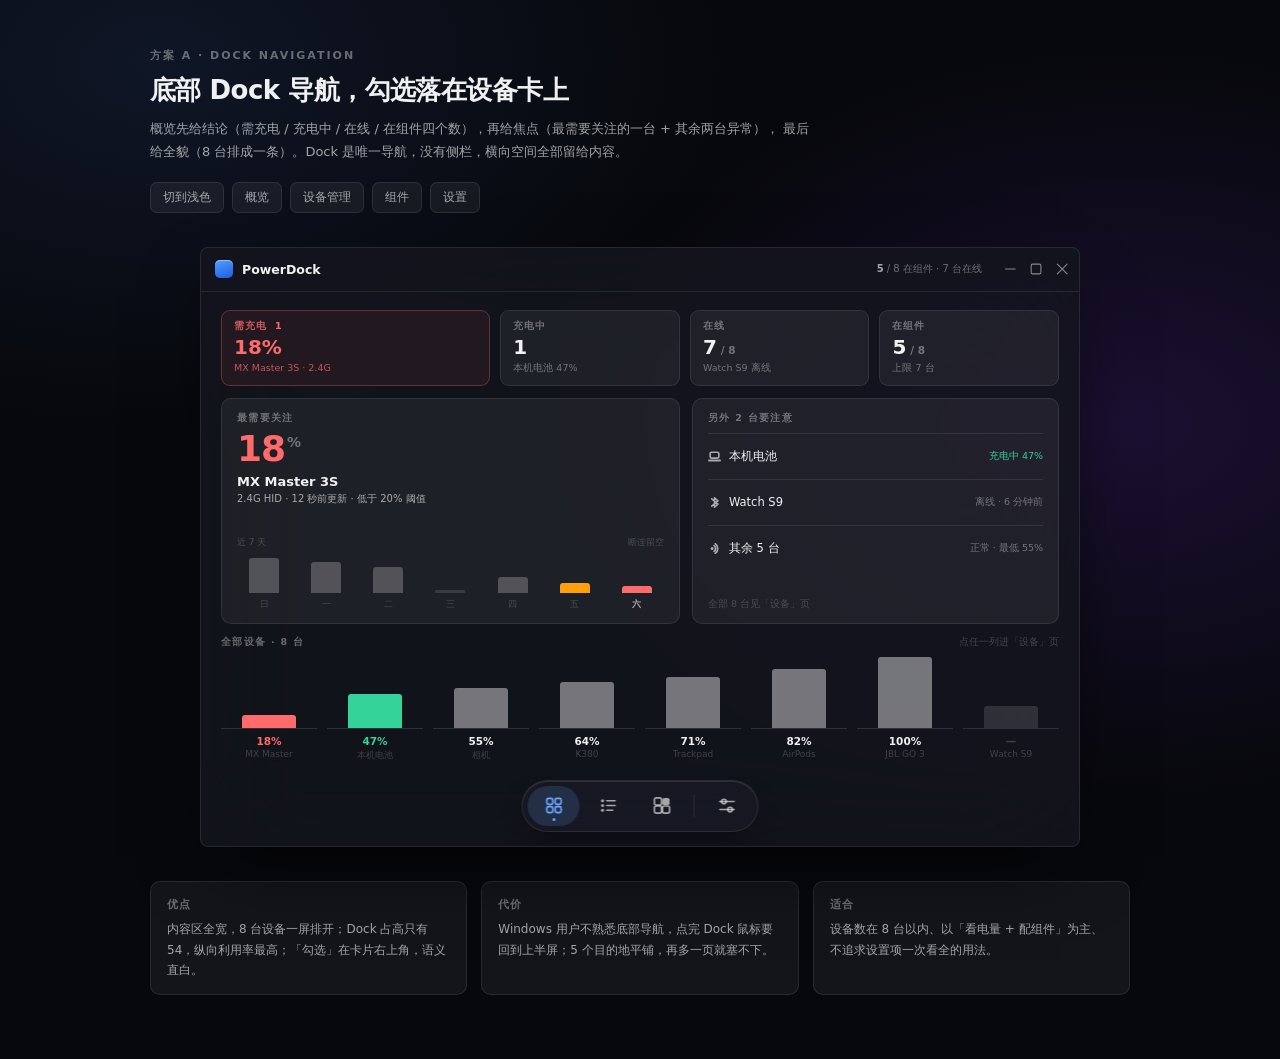
<file: docs/mockup/proposals/proposal-a-dock.html>
<!DOCTYPE html>
<html lang="zh-CN" data-theme="dark">
<head>
<meta charset="UTF-8">
<title>PowerDock 主界面方案 A · 底部 Dock 导航</title>
<style>
/* ══════════════════════════════════════════════════════════════
   方案 A · 底部 Dock 导航 · 卡片式管理
   单文件自包含，无外部依赖，直接双击打开。
   ══════════════════════════════════════════════════════════════ */

:root{
  --win:rgba(20,22,30,.86);
  --card:rgba(255,255,255,.055);
  --card-hi:rgba(255,255,255,.085);
  --track:rgba(255,255,255,.12);
  --fill:rgba(255,255,255,.42);
  --hair:rgba(255,255,255,.09);
  --t1:rgba(255,255,255,.94); --t2:rgba(255,255,255,.62);
  --t3:rgba(255,255,255,.38); --t4:rgba(255,255,255,.20);
  --accent:#6ba6ff; --accent-soft:rgba(107,166,255,.16);
  --ok:#34d399; --warn:#ff9f0a; --danger:#ff6b6b; --off:#8a8f99;
  --sel:rgba(107,166,255,.14);
  --dock:rgba(24,26,36,.80);
  --shadow:0 30px 70px -20px rgba(0,0,0,.72);
  --stage1:#0f1626; --stage2:#1b1032; --page:#07080c;
  --font:"Inter","SF Pro Text","Segoe UI","Microsoft YaHei UI",system-ui,sans-serif;
}
[data-theme="light"]{
  --win:rgba(255,255,255,.88);
  --card:rgba(12,14,18,.045);
  --card-hi:rgba(12,14,18,.075);
  --track:rgba(12,14,18,.12);
  --fill:rgba(12,14,18,.38);
  --hair:rgba(12,14,18,.10);
  --t1:rgba(12,14,18,.92); --t2:rgba(12,14,18,.58);
  --t3:rgba(12,14,18,.40); --t4:rgba(12,14,18,.20);
  --accent:#2f6fe0; --accent-soft:rgba(47,111,224,.12);
  --ok:#12a870; --warn:#c25e00; --danger:#c0342b; --off:#7c838f;
  --sel:rgba(47,111,224,.10);
  --dock:rgba(255,255,255,.82);
  --shadow:0 30px 70px -20px rgba(15,23,42,.24);
  --stage1:#e8eefb; --stage2:#fdf2ea; --page:#eef1f7;
}

*{box-sizing:border-box;}
html,body{margin:0;}
body{
  min-height:100vh;
  padding:48px 40px 64px;
  font-family:var(--font);
  color:var(--t1);
  background:
    radial-gradient(820px 520px at 12% 6%, var(--stage1), transparent 70%),
    radial-gradient(760px 520px at 88% 40%, var(--stage2), transparent 72%),
    var(--page);
}

/* ── 页面装饰：说明与开关 ── */
.doc{max-width:980px;margin:0 auto;}
.doc__eyebrow{
  margin:0 0 10px;font-size:11px;font-weight:700;letter-spacing:.18em;color:var(--t3);
}
.doc__title{margin:0;font-size:26px;font-weight:800;letter-spacing:-.02em;}
.doc__lead{margin:10px 0 0;max-width:660px;font-size:13px;line-height:1.75;color:var(--t2);}
.doc__tools{display:flex;gap:8px;margin-top:18px;}
.tool{
  padding:6px 12px;border-radius:7px;border:1px solid var(--hair);
  background:var(--card);color:var(--t2);font:inherit;font-size:12px;cursor:pointer;
}
.tool:hover{background:var(--card-hi);color:var(--t1);}
.tool[aria-pressed="true"]{background:var(--accent-soft);border-color:transparent;color:var(--accent);}

.wrap{margin:34px 0 0;display:flex;justify-content:center;}
.notes{
  max-width:980px;margin:34px auto 0;display:grid;grid-template-columns:repeat(3,1fr);gap:14px;
}
.note{
  padding:14px 16px;border-radius:10px;border:1px solid var(--hair);
  background:var(--card);font-size:12px;line-height:1.7;color:var(--t2);
}
.note b{display:block;margin-bottom:5px;font-size:11px;letter-spacing:.1em;color:var(--t3);}

/* ══ 窗口外壳：880×600，圆角 8（DWM 只有 0/4/8 三档）══ */
.win{
  position:relative;display:flex;flex-direction:column;
  width:880px;height:600px;border-radius:8px;overflow:hidden;
  background:var(--win);border:1px solid var(--hair);
  backdrop-filter:blur(60px) saturate(170%);
  -webkit-backdrop-filter:blur(60px) saturate(170%);
  box-shadow:var(--shadow);
}

.titlebar{display:flex;align-items:center;gap:9px;height:44px;padding:0 10px 0 14px;border-bottom:1px solid var(--hair);flex:none;}
.brand-mark{width:18px;height:18px;border-radius:5px;background:linear-gradient(160deg,#52a0ff,#1e5ce0);box-shadow:inset 0 1px 0 rgba(255,255,255,.4);}
.brand-name{font-size:12.5px;font-weight:600;}
.tb-state{margin-left:auto;font-size:10px;color:var(--t3);}
.tb-state b{font-weight:600;color:var(--t2);font-variant-numeric:tabular-nums;}
.wctl{width:64px;height:12px;margin-left:14px;color:var(--t2);opacity:.8;}

/* ══ 内容区：底层为各视图，Dock 悬浮在底部 ══ */
.body{position:relative;flex:1;min-height:0;padding:18px 20px 84px;}
.view{display:none;height:100%;}
.view.is-on{display:flex;flex-direction:column;min-height:0;}

/* ── Dock：底部居中胶囊 ── */
.dock{
  position:absolute;left:50%;bottom:14px;transform:translateX(-50%);
  display:flex;align-items:center;gap:2px;padding:5px;
  border-radius:999px;
  background:var(--dock);border:1px solid var(--hair);
  backdrop-filter:blur(20px) saturate(160%);
  -webkit-backdrop-filter:blur(20px) saturate(160%);
  box-shadow:0 12px 28px -12px rgba(0,0,0,.55), inset 0 1px 0 rgba(255,255,255,.10);
  z-index:5;
}
.dock__btn{
  position:relative;display:flex;align-items:center;justify-content:center;
  width:52px;height:40px;border:0;border-radius:999px;background:transparent;
  color:var(--t2);cursor:pointer;transition:background-color .16s ease,color .16s ease;
}
.dock__btn svg{width:19px;height:19px;}
.dock__btn:hover{background:var(--card);color:var(--t1);}
.dock__btn.is-on{background:var(--accent-soft);color:var(--accent);}
/* 选中项底部小圆点：不依赖颜色也能看出当前页 */
.dock__btn.is-on::after{
  content:"";position:absolute;bottom:5px;width:3px;height:3px;border-radius:50%;background:currentColor;
}
.dock__btn span{
  position:absolute;bottom:calc(100% + 10px);left:50%;transform:translateX(-50%);
  padding:4px 8px;border-radius:6px;background:rgba(0,0,0,.72);color:#fff;
  font-size:10.5px;white-space:nowrap;opacity:0;pointer-events:none;transition:opacity .12s ease;
}
.dock__btn:hover span{opacity:1;}
.dock__sep{width:1px;height:22px;margin:0 4px;background:var(--hair);}

/* ══ 视图 1 概览 ══ */
.ov-top{display:grid;grid-template-columns:1.55fr 1fr;gap:14px;}
.hero{
  position:relative;padding:16px 18px;border-radius:10px;border:1px solid var(--hair);background:var(--card);
}
.hero__label{margin:0;font-size:10px;font-weight:600;letter-spacing:.14em;color:var(--t3);}
.hero__num{display:flex;align-items:flex-start;gap:2px;margin-top:6px;}
.hero__num b{font-size:46px;font-weight:800;line-height:1;letter-spacing:-.03em;color:var(--danger);font-variant-numeric:tabular-nums;}
.hero__num i{font-size:15px;font-weight:700;font-style:normal;color:var(--t3);margin-top:4px;}
.hero__name{margin:8px 0 0;font-size:13px;font-weight:600;}
.hero__meta{margin:3px 0 0;font-size:10.5px;color:var(--t2);}
.hero__spark{display:flex;align-items:flex-end;gap:5px;height:32px;margin-top:14px;}
.hero__spark i{flex:1;border-radius:2px 2px 0 0;background:var(--fill);}
.hero__spark i:nth-last-child(1){background:var(--danger);}
.hero__spark i:nth-last-child(2){background:var(--warn);}
.hero__spark i.gap{height:3px!important;border-radius:1px;background:var(--track);}
.hero__cap{margin:7px 0 0;font-size:9.5px;color:var(--t4);letter-spacing:.03em;}
.hero__tag{
  position:absolute;right:16px;top:16px;padding:3px 8px;border-radius:999px;
  background:rgba(255,107,107,.14);color:var(--danger);font-size:10px;font-weight:600;
}
.stats{display:grid;grid-template-columns:1fr 1fr;gap:10px;}
.stat{padding:12px 14px;border-radius:10px;border:1px solid var(--hair);background:var(--card);}
.stat__k{font-size:19px;font-weight:700;font-variant-numeric:tabular-nums;}
.stat__k small{font-size:11px;font-weight:600;color:var(--t3);margin-left:2px;}
.stat__l{margin-top:4px;font-size:10.5px;color:var(--t3);}
.stat--wide{grid-column:1 / -1;display:flex;align-items:center;gap:10px;}
.stat--wide .stat__k{font-size:13px;font-weight:600;}
.dots{display:flex;gap:3px;margin-left:auto;}
.dots i{width:6px;height:6px;border-radius:50%;background:var(--ok);}
.dots i.off{background:var(--off);}

.ov-head{display:flex;align-items:baseline;justify-content:space-between;margin:18px 0 8px;}
.ov-head h3{margin:0;font-size:11px;font-weight:600;letter-spacing:.12em;color:var(--t3);}
.ov-head p{margin:0;font-size:10.5px;color:var(--t3);}

.mini-grid{display:grid;grid-template-columns:repeat(4,1fr);grid-auto-rows:1fr;gap:10px;flex:1;min-height:0;}
.mini{
  display:flex;flex-direction:column;padding:11px 12px;border-radius:9px;
  border:1px solid var(--hair);background:var(--card);
}
.mini__row{display:flex;align-items:center;gap:6px;}
.mini__row svg{width:13px;height:13px;color:var(--t2);flex:none;}
.mini__row span{font-size:11.5px;font-weight:500;white-space:nowrap;overflow:hidden;text-overflow:ellipsis;}
.mini__pct{margin:9px 0 8px;font-size:16px;font-weight:700;font-variant-numeric:tabular-nums;}
.mini__pct.warn{color:var(--warn);} .mini__pct.danger{color:var(--danger);} .mini__pct.ok{color:var(--ok);}
.mini__bar{height:3px;margin-top:auto;border-radius:2px;background:var(--track);overflow:hidden;}
.mini__bar i{display:block;height:100%;border-radius:2px;background:var(--fill);}
.mini__bar i.warn{background:var(--warn);} .mini__bar i.danger{background:var(--danger);} .mini__bar i.ok{background:var(--ok);}
.mini--off{opacity:.5;}
.mini__in{position:absolute;}

/* ── 概览第一层：状态带 ── */
.ovband{display:grid;grid-template-columns:1.5fr 1fr 1fr 1fr;gap:10px;flex:none;}
.ovcell{
  display:flex;flex-direction:column;gap:3px;padding:9px 12px 10px;
  border-radius:9px;border:1px solid var(--hair);background:var(--card);
}
.ovcell__k{font-size:9.5px;font-weight:600;letter-spacing:.1em;color:var(--t3);}
.ovcell__k b{color:var(--t2);letter-spacing:0;margin-left:4px;font-variant-numeric:tabular-nums;}
.ovcell__v{display:flex;align-items:baseline;gap:4px;font-size:20px;font-weight:700;line-height:1.15;font-variant-numeric:tabular-nums;}
.ovcell__v small{font-size:10.5px;font-weight:600;color:var(--t3);}
.ovcell__d{font-size:9.5px;color:var(--t3);white-space:nowrap;overflow:hidden;text-overflow:ellipsis;}
.ovcell--alert{border-color:rgba(255,107,107,.3);background:rgba(255,107,107,.07);}
.ovcell--alert .ovcell__k{color:rgba(255,107,107,.8);}
.ovcell--alert .ovcell__k b{color:var(--danger);}
.ovcell--alert .ovcell__v{color:var(--danger);}
.ovcell--alert .ovcell__d{color:rgba(255,107,107,.75);}
[data-theme="light"] .ovcell--alert{border-color:rgba(192,52,43,.28);background:rgba(192,52,43,.05);}
[data-theme="light"] .ovcell--alert .ovcell__k{color:rgba(192,52,43,.85);}
[data-theme="light"] .ovcell--alert .ovcell__d{color:rgba(192,52,43,.8);}

/* ── 第二层：焦点（最需要关注 + 其余异常） ── */
.ovmid{display:grid;grid-template-columns:1.25fr 1fr;gap:12px;flex:1;min-height:0;margin-top:12px;}
.focus{display:flex;flex-direction:column;padding:13px 15px 12px;border-radius:10px;border:1px solid var(--hair);background:var(--card);min-height:0;}
.focus__k{margin:0;font-size:9.5px;font-weight:600;letter-spacing:.14em;color:var(--t3);}
.focus__num{display:flex;align-items:flex-start;gap:2px;margin-top:6px;}
.focus__num b{font-size:36px;font-weight:800;line-height:1;letter-spacing:-.03em;color:var(--danger);font-variant-numeric:tabular-nums;}
.focus__num i{font-size:14px;font-weight:700;font-style:normal;color:var(--t3);margin-top:3px;}
.focus__name{margin:7px 0 0;font-size:13px;font-weight:600;}
.focus__meta{margin:3px 0 0;font-size:10px;color:var(--t2);}
.spark__head{display:flex;justify-content:space-between;margin-top:auto;padding-top:6px;padding-bottom:8px;}
.spark__head span{font-size:9px;color:var(--t4);}
.spark {
  display: grid;
  grid-template-columns: repeat(7, 1fr);
  gap: 8px;
  height: 54px;
  flex: none;
}

/* 每列两行：柱子区 1fr + 标签 auto。柱高按百分比解析到第一行，
   不再和标签抢空间，也不会溢到卡片外面。 */
.spark__col {
  display: grid;
  grid-template-rows: 1fr auto;
  justify-items: center;
  height: 100%;
}

.spark__col > i {
  width: 100%;
  max-width: 30px;
  align-self: end;
  border-radius: 3px 3px 0 0;
  background: color-mix(in srgb, var(--fill) 55%, transparent);
}

.spark__col > i.warn { background: var(--warn); }
.spark__col > i.danger { background: var(--danger); }

.spark__col > i.gap {
  max-width: 30px;
  height: 3px !important;
  border-radius: 1px;
  background: var(--track);
}

.spark__col > span {
  margin-top: 5px;
  font-size: 9px;
  color: var(--t4);
}

.spark__col.is-today > span {
  color: var(--t2);
  font-weight: 600;
}

.spark__col > i.warn{background:var(--warn);} .spark__col > i.danger{background:var(--danger);}
.spark__col > i.gap{max-width:30px;height:3px!important;border-radius:1px;background:var(--track);}

.odd{display:flex;flex-direction:column;padding:13px 15px 12px;border-radius:10px;border:1px solid var(--hair);background:var(--card);min-height:0;}
.odd__k{margin:0 0 8px;font-size:9.5px;font-weight:600;letter-spacing:.14em;color:var(--t3);}
.oddrow{display:grid;grid-template-columns:12px 1fr auto;align-items:center;gap:9px;height:46px;border-top:1px solid var(--hair);}
.oddrow svg{width:13px;height:13px;color:var(--t2);}
.oddrow__t{font-size:11.5px;white-space:nowrap;overflow:hidden;text-overflow:ellipsis;}
.oddrow__s{font-size:9.5px;color:var(--t3);}
.oddrow__s.ok{color:var(--ok);}
.odd__foot{margin:auto 0 0;padding-top:8px;font-size:9.5px;color:var(--t4);}

/* ── 第三层：全部设备一览 ── */
.strip{margin-top:12px;flex:none;}
.strip__head{display:flex;align-items:baseline;justify-content:space-between;margin-bottom:8px;}
.strip__head h3{margin:0;font-size:9.5px;font-weight:700;letter-spacing:.14em;color:var(--t3);}
.strip__head p{margin:0;font-size:9.5px;color:var(--t4);}
.strip__cols{display:grid;grid-template-columns:repeat(8,1fr);gap:10px;}
.scol{display:flex;flex-direction:column;align-items:center;gap:0;cursor:pointer;}
.scol__bar{display:flex;align-items:flex-end;justify-content:center;width:100%;height:72px;border-bottom:1px solid var(--track);}
.scol__bar i{width:100%;max-width:54px;border-radius:3px 3px 0 0;background:var(--fill);transition:opacity .14s ease;}
.scol__bar i.warn{background:var(--warn);} .scol__bar i.danger{background:var(--danger);} .scol__bar i.ok{background:var(--ok);}
.scol__bar i.off{background:var(--track);}
.scol__pct{margin-top:6px;font-size:10.5px;font-weight:600;font-variant-numeric:tabular-nums;}
.scol__pct.warn{color:var(--warn);} .scol__pct.danger{color:var(--danger);} .scol__pct.ok{color:var(--ok);}
.scol__pct.off{color:var(--t4);}
.scol__name{margin-top:2px;width:100%;text-align:center;font-size:9px;color:var(--t4);white-space:nowrap;overflow:hidden;text-overflow:ellipsis;}
.scol:hover .scol__bar i{opacity:.7;}

/* ══ 视图 2 设备管理 ══ */
.vhead{display:flex;align-items:center;gap:10px;height:34px;flex:none;}
.vhead h2{margin:0;font-size:13px;font-weight:600;letter-spacing:.01em;}
.vhead p{margin:0;font-size:10.5px;color:var(--t3);}
.search{
  display:flex;align-items:center;gap:6px;margin-left:auto;
  padding:5px 10px;border-radius:7px;border:1px solid var(--hair);background:var(--card);
  color:var(--t3);font-size:11px;
}
.search svg{width:12px;height:12px;}

.card-grid{display:grid;grid-template-columns:repeat(4,1fr);grid-auto-rows:1fr;gap:12px;margin-top:12px;flex:1;min-height:0;}
.dcard{
  position:relative;display:flex;flex-direction:column;
  padding:11px 12px 12px;border-radius:10px;
  border:1px solid var(--hair);background:var(--card);
  transition:border-color .15s ease,background-color .15s ease;
}
.dcard:hover{background:var(--card-hi);}
.dcard.is-sel{border-color:var(--accent);background:var(--sel);}
.dcard.is-off{opacity:.5;}
.dcard__top{display:flex;align-items:center;gap:7px;}
.dcard__top svg{width:15px;height:15px;color:var(--t2);flex:none;}
.dcard__name{font-size:12px;font-weight:500;white-space:nowrap;overflow:hidden;text-overflow:ellipsis;}
.dcard__pct{margin:10px 0 0;font-size:23px;font-weight:800;letter-spacing:-.02em;font-variant-numeric:tabular-nums;}
.dcard__pct.warn{color:var(--warn);} .dcard__pct.danger{color:var(--danger);} .dcard__pct.ok{color:var(--ok);}
.dcard__bar{height:4px;margin-top:8px;border-radius:2px;background:var(--track);overflow:hidden;}
.dcard__bar i{display:block;height:100%;border-radius:2px;background:var(--fill);}
.dcard__bar i.warn{background:var(--warn);} .dcard__bar i.danger{background:var(--danger);} .dcard__bar i.ok{background:var(--ok);}
.dcard__foot{margin-top:auto;padding-top:9px;font-size:9.5px;color:var(--t4);letter-spacing:.02em;}
.dcard__foot.on{color:var(--accent);}

/* 右上角「进组件」勾选：唯一决定谁出现在挂件里的开关 */
.chk{
  position:absolute;right:9px;top:9px;
  display:flex;align-items:center;justify-content:center;
  width:19px;height:19px;padding:0;border-radius:50%;
  border:1.4px solid var(--t3);background:transparent;color:transparent;cursor:pointer;
  transition:background-color .14s ease,border-color .14s ease,color .14s ease;
}
.chk svg{width:11px;height:11px;}
.chk:hover{border-color:var(--t2);}
.chk[aria-pressed="true"]{background:var(--accent);border-color:var(--accent);color:#fff;}
[data-theme="light"] .chk[aria-pressed="true"]{color:#fff;}

.actbar{
  display:flex;align-items:center;gap:12px;margin-top:10px;padding:10px 12px;
  border-radius:9px;border:1px solid var(--hair);background:var(--card);
}
.actbar__who{display:flex;align-items:center;gap:8px;min-width:0;}
.actbar__who svg{width:14px;height:14px;color:var(--t2);flex:none;}
.actbar__alias{
  width:132px;padding:4px 8px;border-radius:6px;border:1px solid transparent;background:transparent;
  color:var(--t1);font:inherit;font-size:11.5px;font-weight:500;
}
.actbar__alias:hover{border-color:var(--hair);}
.actbar__alias:focus{outline:none;border-color:var(--accent);background:var(--card);}
.actbar__src{font-size:10px;color:var(--t3);white-space:nowrap;}
.actbar__acts{margin-left:auto;display:flex;gap:6px;}
.abtn{
  padding:5px 11px;border-radius:6px;border:1px solid var(--hair);background:transparent;
  color:var(--t2);font:inherit;font-size:10.5px;cursor:pointer;
}
.abtn:hover{background:var(--card-hi);color:var(--t1);}
.hintbar{
  display:flex;align-items:center;gap:8px;margin-top:14px;padding:9px 12px;
  border-radius:8px;border:1px dashed var(--hair);font-size:10.5px;color:var(--t3);
}
.hintbar b{color:var(--t2);font-weight:600;}
.hintbar svg{width:12px;height:12px;flex:none;color:var(--accent);}

/* ══ 视图 3 组件：左勾选 / 右实时预览 ══ */
.wgrid{display:grid;grid-template-columns:1fr 400px;gap:18px;flex:1;min-height:0;}
.picklist{margin:10px 0 0;padding:0;list-style:none;display:flex;flex-direction:column;gap:1px;}
.pick{
  display:grid;grid-template-columns:20px 16px 1fr auto;align-items:center;gap:10px;
  height:39px;padding:0 8px;border-radius:7px;cursor:pointer;
}
.pick:hover{background:var(--card);}
.pick svg{width:14px;height:14px;color:var(--t2);}
.pick__name{font-size:12px;color:var(--t1);white-space:nowrap;overflow:hidden;text-overflow:ellipsis;}
.pick__pct{font-size:12px;font-weight:600;color:var(--t2);font-variant-numeric:tabular-nums;}
.pick__pct.warn{color:var(--warn);} .pick__pct.danger{color:var(--danger);} .pick__pct.ok{color:var(--ok);}
.pick[data-on="0"] .pick__name{color:var(--t3);}
.pick-foot{margin:12px 0 0;font-size:10.5px;color:var(--t3);}
.pick-foot b{color:var(--t2);font-variant-numeric:tabular-nums;}

.seg{display:inline-flex;padding:2px;border-radius:7px;background:var(--card);border:1px solid var(--hair);}
.seg button{
  padding:4px 12px;border:0;border-radius:6px;background:transparent;
  color:var(--t2);font:inherit;font-size:11px;cursor:pointer;
}
.seg button.is-on{background:var(--accent-soft);color:var(--accent);}

.preview{display:flex;flex-direction:column;align-items:center;min-height:0;}
.pv-stage{
  display:flex;flex:1;align-items:center;justify-content:center;
  width:100%;min-height:0;border-radius:10px;
  border:1px solid var(--hair);
  background:
    radial-gradient(420px 300px at 20% 10%, rgba(107,166,255,.16), transparent 70%),
    radial-gradient(420px 320px at 85% 90%, rgba(180,120,255,.14), transparent 70%),
    rgba(255,255,255,.02);
}

/* 挂件本体：8px 圆角，与主窗口同一条约束（DWM 只有 0/4/8） */
.wg{
  display:flex;flex-direction:column;gap:0;padding:12px 14px;border-radius:8px;
  background:linear-gradient(180deg,rgba(255,255,255,.16),rgba(255,255,255,.05) 45%,rgba(255,255,255,.12));
  border:1px solid rgba(255,255,255,.18);
  backdrop-filter:blur(24px) saturate(170%);
  box-shadow:0 14px 30px -10px rgba(0,0,0,.55), inset 0 1px 0 rgba(255,255,255,.35);
  transition:width .2s ease,height .2s ease;
}
[data-theme="light"] .wg{
  background:linear-gradient(180deg,rgba(255,255,255,.92),rgba(255,255,255,.62));
  border-color:rgba(255,255,255,.9);
  box-shadow:0 14px 30px -10px rgba(15,23,42,.18), inset 0 1px 0 #fff;
}
.wg.is-sm{width:173px;height:173px;padding:10px 11px;}
.wg.is-md{width:362px;height:173px;}
.wg.is-lg{width:362px;height:362px;}
.wg__head{display:flex;align-items:baseline;justify-content:space-between;margin-bottom:6px;}
.wg__head span{font-size:9.5px;font-weight:600;letter-spacing:.1em;color:var(--t3);}
.wg__head b{font-size:9.5px;font-weight:600;color:var(--t2);font-variant-numeric:tabular-nums;}
.wrow{
  display:grid;grid-template-columns:7px 1fr 62px 34px;align-items:center;gap:8px;
  height:26px;
}
.wrow i.dot{width:5px;height:5px;border-radius:50%;background:var(--ok);}
.wrow i.dot.warn{background:var(--warn);} .wrow i.dot.danger{background:var(--danger);}
.wrow span.n{font-size:11px;color:var(--t1);white-space:nowrap;overflow:hidden;text-overflow:ellipsis;}
.wrow span.b{height:3px;border-radius:2px;background:var(--track);overflow:hidden;}
.wrow span.b i{display:block;height:100%;border-radius:2px;background:var(--fill);}
.wrow span.b i.warn{background:var(--warn);} .wrow span.b i.danger{background:var(--danger);} .wrow span.b i.ok{background:var(--ok);}
.wrow span.p{font-size:11px;font-weight:600;text-align:right;color:var(--t1);font-variant-numeric:tabular-nums;}
.wrow span.p.warn{color:var(--warn);} .wrow span.p.danger{color:var(--danger);} .wrow span.p.ok{color:var(--ok);}
.wg.is-sm .wrow{grid-template-columns:7px 1fr;height:auto;padding:5px 0;gap:2px 8px;}
.wg.is-sm .wrow span.b{grid-column:2;margin-top:3px;}
.wg.is-sm .wrow span.p{display:none;}
.pv-cap{margin:12px 0 0;font-size:10px;color:var(--t4);line-height:1.6;text-align:center;max-width:340px;}

/* ══ 视图 4 设置（外观 + 行为）══ */
.set-grid{display:grid;grid-template-columns:1fr 1fr;gap:16px;margin-top:12px;flex:1;align-content:start;}
.panel{border-radius:10px;border:1px solid var(--hair);background:var(--card);padding:12px 15px;}
.panel h3{margin:0 0 10px;font-size:10px;font-weight:700;letter-spacing:.14em;color:var(--t3);}
.rowset{display:flex;align-items:center;justify-content:space-between;gap:14px;padding:6px 0;border-top:1px solid var(--hair);}
.rowset:first-of-type{border-top:0;}
.rowset__t{font-size:11.5px;color:var(--t1);}
.rowset__d{font-size:10px;color:var(--t3);margin-top:2px;line-height:1.45;}
.rowset__c{flex:none;display:flex;align-items:center;gap:8px;}
.sw{width:32px;height:18px;border-radius:999px;border:1px solid var(--hair);background:var(--track);position:relative;cursor:pointer;flex:none;}
.sw::after{content:"";position:absolute;top:1.5px;left:1.5px;width:13px;height:13px;border-radius:50%;background:#fff;transition:transform .16s ease;box-shadow:0 1px 2px rgba(0,0,0,.3);}
.sw[aria-pressed="true"]{background:var(--accent);border-color:transparent;}
.sw[aria-pressed="true"]::after{transform:translateX(14px);}
.slider{position:relative;width:96px;height:3px;border-radius:2px;background:var(--track);}
.slider i{position:absolute;inset:0 auto 0 0;border-radius:2px;background:var(--accent);width:var(--v,60%);}
.slider::after{
  content:"";position:absolute;top:50%;left:var(--v,60%);width:11px;height:11px;border-radius:50%;
  background:#fff;border:1px solid rgba(0,0,0,.15);transform:translate(-50%,-50%);box-shadow:0 1px 3px rgba(0,0,0,.35);
}
.val{font-size:10.5px;color:var(--t3);font-variant-numeric:tabular-nums;width:34px;text-align:right;}
.kbd{font-size:10px;padding:2px 6px;border-radius:5px;border:1px solid var(--hair);color:var(--t2);background:var(--card);}
.readonly{font-size:10px;color:var(--t3);}
.panel--wide{grid-column:1 / -1;}
.facts{display:grid;grid-template-columns:repeat(4,1fr);gap:14px;}
.facts div{display:flex;flex-direction:column;gap:4px;padding-top:8px;border-top:1px solid var(--hair);}
.facts span{font-size:9.5px;color:var(--t3);letter-spacing:.02em;}
.facts b{font-size:10.5px;font-weight:500;color:var(--t2);font-variant-numeric:tabular-nums;}
.facts-note{margin:10px 0 0;font-size:9.5px;line-height:1.6;color:var(--t4);}

</style>
</head>
<body>

<!-- 图标库 -->
<svg style="display:none" aria-hidden="true"><defs>
  <symbol id="i-grid" viewBox="0 0 16 16"><rect x="2" y="2" width="5" height="5" rx="1.4" fill="none" stroke="currentColor" stroke-width="1.4"/><rect x="9" y="2" width="5" height="5" rx="1.4" fill="none" stroke="currentColor" stroke-width="1.4"/><rect x="2" y="9" width="5" height="5" rx="1.4" fill="none" stroke="currentColor" stroke-width="1.4"/><rect x="9" y="9" width="5" height="5" rx="1.4" fill="none" stroke="currentColor" stroke-width="1.4"/></symbol>
  <symbol id="i-dev" viewBox="0 0 16 16"><circle cx="3.4" cy="4" r="1.3" fill="currentColor"/><circle cx="3.4" cy="8" r="1.3" fill="currentColor"/><circle cx="3.4" cy="12" r="1.3" fill="currentColor"/><path d="M7 4h7M7 8h7M7 12h5" stroke="currentColor" stroke-width="1.4" stroke-linecap="round"/></symbol>
  <symbol id="i-widget" viewBox="0 0 16 16"><rect x="1.6" y="1.6" width="6" height="6" rx="1.6" fill="none" stroke="currentColor" stroke-width="1.4"/><rect x="8.4" y="1.6" width="6" height="6" rx="1.6" fill="currentColor"/><rect x="1.6" y="8.4" width="6" height="6" rx="1.6" fill="none" stroke="currentColor" stroke-width="1.4"/><rect x="8.4" y="8.4" width="6" height="6" rx="1.6" fill="none" stroke="currentColor" stroke-width="1.4"/></symbol>
  <symbol id="i-gear" viewBox="0 0 16 16"><path d="M2 4.6h12M2 11.4h12" stroke="currentColor" stroke-width="1.4" stroke-linecap="round"/><circle cx="5.4" cy="4.6" r="1.9" fill="none" stroke="currentColor" stroke-width="1.4"/><circle cx="10.6" cy="11.4" r="1.9" fill="none" stroke="currentColor" stroke-width="1.4"/></symbol>
  <symbol id="i-check" viewBox="0 0 12 12"><path d="M2.4 6.2l2.5 2.5 4.7-5" fill="none" stroke="currentColor" stroke-width="1.8" stroke-linecap="round" stroke-linejoin="round"/></symbol>
  <symbol id="i-bt" viewBox="0 0 12 12"><path d="M6 1.7V10.3M6 1.7L9.2 4.5L3.4 9.4M6 10.3L9.2 7.5L3.4 2.6" fill="none" stroke="currentColor" stroke-width="1.5" stroke-linecap="round" stroke-linejoin="round"/></symbol>
  <symbol id="i-usb" viewBox="0 0 12 12"><path d="M6 10.6V3.4M4.4 5L6 3.4L7.6 5M6 7.6L3.3 9V9.6" fill="none" stroke="currentColor" stroke-width="1.5" stroke-linecap="round" stroke-linejoin="round"/><circle cx="3.3" cy="10.3" r=".95" fill="currentColor"/></symbol>
  <symbol id="i-24g" viewBox="0 0 12 12"><circle cx="3.8" cy="6" r="1.4" fill="currentColor"/><path d="M5.59 3.35A3.2 3.2 0 0 1 5.59 8.65" fill="none" stroke="currentColor" stroke-width="1.6" stroke-linecap="round"/><path d="M6.71 1.69A5.2 5.2 0 0 1 6.71 10.31" fill="none" stroke="currentColor" stroke-width="1.6" stroke-linecap="round"/></symbol>
  <symbol id="i-pc" viewBox="0 0 12 12"><rect x="2" y="2.1" width="8" height="5.4" rx="1.2" fill="none" stroke="currentColor" stroke-width="1.5"/><path d="M.9 9.7h10.2" stroke="currentColor" stroke-width="1.7" stroke-linecap="round"/></symbol>
  <symbol id="i-bolt" viewBox="0 0 12 12"><path d="M7.05.9L2.6 6.9h2.85L4.8 11.1 9.4 5.1H6.55z" fill="currentColor"/></symbol>
  <symbol id="i-search" viewBox="0 0 14 14"><circle cx="6.2" cy="6.2" r="4.1" fill="none" stroke="currentColor" stroke-width="1.4"/><path d="M9.3 9.3L12 12" stroke="currentColor" stroke-width="1.4" stroke-linecap="round"/></symbol>
  <symbol id="i-info" viewBox="0 0 12 12"><circle cx="6" cy="6" r="4.6" fill="none" stroke="currentColor" stroke-width="1.3"/><path d="M6 5.4v3" stroke="currentColor" stroke-width="1.4" stroke-linecap="round"/><circle cx="6" cy="3.7" r=".75" fill="currentColor"/></symbol>
  <symbol id="i-wctl" viewBox="0 0 66 12"><rect x="0" y="5.4" width="11" height="1.2" rx=".6" fill="currentColor"/><rect x="27" y="1" width="10" height="10" rx="1.5" fill="none" stroke="currentColor" stroke-width="1.1"/><path d="M54 1l10 10M64 1L54 11" stroke="currentColor" stroke-width="1.1" stroke-linecap="round"/></symbol>
</defs></svg>

<div class="doc">
  <p class="doc__eyebrow">方案 A · DOCK NAVIGATION</p>
  <h1 class="doc__title">底部 Dock 导航，勾选落在设备卡上</h1>
  <p class="doc__lead">
    概览先给结论（需充电 / 充电中 / 在线 / 在组件四个数），再给焦点（最需要关注的一台 + 其余两台异常），
    最后给全貌（8 台排成一条）。Dock 是唯一导航，没有侧栏，横向空间全部留给内容。
  </p>
  <div class="doc__tools">
    <button class="tool" id="themeBtn" aria-pressed="false">切到浅色</button>
    <button class="tool" data-jump="overview">概览</button>
    <button class="tool" data-jump="devices">设备管理</button>
    <button class="tool" data-jump="widget">组件</button>
    <button class="tool" data-jump="settings">设置</button>
  </div>
</div>

<div class="wrap">
  <div class="win">
    <div class="titlebar">
      <span class="brand-mark"></span>
      <span class="brand-name">PowerDock</span>
      <span class="tb-state"><b id="onCount">5</b> / 8 在组件 · 7 台在线</span>
      <svg class="wctl" aria-hidden="true"><use href="#i-wctl"/></svg>
    </div>

    <div class="body">

      <!-- ══ 概览 ══ -->
      <section class="view is-on" data-view="overview">
        <!-- 第一层：结论。四个数回答「要不要充电 / 几台在线 / 组件里几台」 -->
        <div class="ovband">
          <div class="ovcell ovcell--alert">
            <span class="ovcell__k">需充电 <b>1</b></span>
            <span class="ovcell__v">18%</span>
            <span class="ovcell__d">MX Master 3S · 2.4G</span>
          </div>
          <div class="ovcell">
            <span class="ovcell__k">充电中</span>
            <span class="ovcell__v">1</span>
            <span class="ovcell__d">本机电池 47%</span>
          </div>
          <div class="ovcell">
            <span class="ovcell__k">在线</span>
            <span class="ovcell__v">7<small>/ 8</small></span>
            <span class="ovcell__d">Watch S9 离线</span>
          </div>
          <div class="ovcell">
            <span class="ovcell__k">在组件</span>
            <span class="ovcell__v">5<small>/ 8</small></span>
            <span class="ovcell__d">上限 7 台</span>
          </div>
        </div>

        <!-- 第二层：焦点。一台要处理，两台要知道 -->
        <div class="ovmid">
          <div class="focus">
            <p class="focus__k">最需要关注</p>
            <div class="focus__num"><b>18</b><i>%</i></div>
            <p class="focus__name">MX Master 3S</p>
            <p class="focus__meta">2.4G HID · 12 秒前更新 · 低于 20% 阈值</p>
            <div class="spark__head"><span>近 7 天</span><span>断连留空</span></div>
            <div class="spark">
              <div class="spark__col"><i style="height:96%"></i><span>日</span></div>
              <div class="spark__col"><i style="height:84%"></i><span>一</span></div>
              <div class="spark__col"><i style="height:71%"></i><span>二</span></div>
              <div class="spark__col"><i class="gap"></i><span>三</span></div>
              <div class="spark__col"><i style="height:44%"></i><span>四</span></div>
              <div class="spark__col"><i class="warn" style="height:27%"></i><span>五</span></div>
              <div class="spark__col is-today"><i class="danger" style="height:18%"></i><span>六</span></div>
            </div>
          </div>

          <div class="odd">
            <p class="odd__k">另外 2 台要注意</p>
            <div class="oddrow">
              <svg><use href="#i-pc"/></svg>
              <span class="oddrow__t">本机电池</span>
              <span class="oddrow__s ok">充电中 47%</span>
            </div>
            <div class="oddrow">
              <svg><use href="#i-bt"/></svg>
              <span class="oddrow__t">Watch S9</span>
              <span class="oddrow__s">离线 · 6 分钟前</span>
            </div>
            <div class="oddrow">
              <svg><use href="#i-24g"/></svg>
              <span class="oddrow__t">其余 5 台</span>
              <span class="oddrow__s">正常 · 最低 55%</span>
            </div>
            <p class="odd__foot">全部 8 台见「设备」页</p>
          </div>
        </div>

        <!-- 第三层：全貌。8 台一屏排开，不再重复一遍列表 -->
        <div class="strip">
          <div class="strip__head">
            <h3>全部设备 · 8 台</h3>
            <p>点任一列进「设备」页</p>
          </div>
          <div class="strip__cols">
            <div class="scol"><span class="scol__bar"><i class="danger" style="height:18%"></i></span><span class="scol__pct danger">18%</span><span class="scol__name">MX Master</span></div>
            <div class="scol"><span class="scol__bar"><i class="ok" style="height:47%"></i></span><span class="scol__pct ok">47%</span><span class="scol__name">本机电池</span></div>
            <div class="scol"><span class="scol__bar"><i style="height:55%"></i></span><span class="scol__pct">55%</span><span class="scol__name">相机</span></div>
            <div class="scol"><span class="scol__bar"><i style="height:64%"></i></span><span class="scol__pct">64%</span><span class="scol__name">K380</span></div>
            <div class="scol"><span class="scol__bar"><i style="height:71%"></i></span><span class="scol__pct">71%</span><span class="scol__name">Trackpad</span></div>
            <div class="scol"><span class="scol__bar"><i style="height:82%"></i></span><span class="scol__pct">82%</span><span class="scol__name">AirPods</span></div>
            <div class="scol"><span class="scol__bar"><i style="height:100%"></i></span><span class="scol__pct">100%</span><span class="scol__name">JBL GO 3</span></div>
            <div class="scol"><span class="scol__bar"><i class="off" style="height:31%"></i></span><span class="scol__pct off">—</span><span class="scol__name">Watch S9</span></div>
          </div>
        </div>
      </section>

      <!-- ══ 设备管理 ══ -->
      <section class="view" data-view="devices">
        <div class="vhead">
          <h2>设备管理</h2>
          <p>勾选 = 进组件 · 当前 <b id="onCount2">5</b> 台</p>
          <span class="search"><svg><use href="#i-search"/></svg>搜索设备</span>
        </div>

        <div class="card-grid" id="cardGrid">
          <article class="dcard is-sel" data-name="MX Master 3S" data-pct="18" data-ico="i-24g" data-tone="danger">
            <button class="chk" aria-pressed="true" title="在组件中显示"><svg><use href="#i-check"/></svg></button>
            <div class="dcard__top"><svg><use href="#i-24g"/></svg><span class="dcard__name">MX Master 3S</span></div>
            <p class="dcard__pct danger">18%</p>
            <div class="dcard__bar"><i class="danger" style="width:18%"></i></div>
            <p class="dcard__foot on">在组件中 · 2.4G</p>
          </article>

          <article class="dcard" data-name="本机电池" data-pct="47" data-ico="i-pc" data-tone="ok" data-charging="1">
            <button class="chk" aria-pressed="true" title="在组件中显示"><svg><use href="#i-check"/></svg></button>
            <div class="dcard__top"><svg><use href="#i-pc"/></svg><span class="dcard__name">本机电池</span></div>
            <p class="dcard__pct ok">47%</p>
            <div class="dcard__bar"><i class="ok" style="width:47%"></i></div>
            <p class="dcard__foot on">在组件中 · 充电中</p>
          </article>

          <article class="dcard" data-name="相机" data-pct="55" data-ico="i-usb">
            <button class="chk" aria-pressed="true" title="在组件中显示"><svg><use href="#i-check"/></svg></button>
            <div class="dcard__top"><svg><use href="#i-usb"/></svg><span class="dcard__name">相机</span></div>
            <p class="dcard__pct">55%</p>
            <div class="dcard__bar"><i style="width:55%"></i></div>
            <p class="dcard__foot on">在组件中 · USB</p>
          </article>

          <article class="dcard" data-name="K380 键盘" data-pct="64" data-ico="i-bt">
            <button class="chk" aria-pressed="true" title="在组件中显示"><svg><use href="#i-check"/></svg></button>
            <div class="dcard__top"><svg><use href="#i-bt"/></svg><span class="dcard__name">K380 键盘</span></div>
            <p class="dcard__pct">64%</p>
            <div class="dcard__bar"><i style="width:64%"></i></div>
            <p class="dcard__foot on">在组件中 · 蓝牙</p>
          </article>

          <article class="dcard" data-name="Magic Trackpad" data-pct="71" data-ico="i-bt">
            <button class="chk" aria-pressed="false" title="在组件中显示"><svg><use href="#i-check"/></svg></button>
            <div class="dcard__top"><svg><use href="#i-bt"/></svg><span class="dcard__name">Magic Trackpad</span></div>
            <p class="dcard__pct">71%</p>
            <div class="dcard__bar"><i style="width:71%"></i></div>
            <p class="dcard__foot">未显示 · 蓝牙</p>
          </article>

          <article class="dcard" data-name="AirPods Pro" data-pct="82" data-ico="i-bt">
            <button class="chk" aria-pressed="true" title="在组件中显示"><svg><use href="#i-check"/></svg></button>
            <div class="dcard__top"><svg><use href="#i-bt"/></svg><span class="dcard__name">AirPods Pro</span></div>
            <p class="dcard__pct">82%</p>
            <div class="dcard__bar"><i style="width:82%"></i></div>
            <p class="dcard__foot on">在组件中 · 蓝牙</p>
          </article>

          <article class="dcard" data-name="JBL GO 3" data-pct="100" data-ico="i-bt">
            <button class="chk" aria-pressed="false" title="在组件中显示"><svg><use href="#i-check"/></svg></button>
            <div class="dcard__top"><svg><use href="#i-bt"/></svg><span class="dcard__name">JBL GO 3</span></div>
            <p class="dcard__pct">100%</p>
            <div class="dcard__bar"><i style="width:100%"></i></div>
            <p class="dcard__foot">未显示 · 蓝牙</p>
          </article>

          <article class="dcard is-off" data-name="Watch S9" data-pct="" data-ico="i-bt" data-offline="1">
            <button class="chk" aria-pressed="false" title="在组件中显示"><svg><use href="#i-check"/></svg></button>
            <div class="dcard__top"><svg><use href="#i-bt"/></svg><span class="dcard__name">Watch S9</span></div>
            <p class="dcard__pct">—</p>
            <div class="dcard__bar"><i style="width:31%"></i></div>
            <p class="dcard__foot">离线 · 6 分钟前</p>
          </article>
        </div>

        <div class="hintbar">
          <svg><use href="#i-info"/></svg>
          <span>勾选决定谁出现在桌面挂件里，<b>不影响</b>列表统计与低电量提醒。挂件最多显示 7 台，超出按电量从低到高截断。</span>
        </div>

        <div class="actbar">
          <div class="actbar__who">
            <svg><use href="#i-24g"/></svg>
            <input class="actbar__alias" value="MX Master 3S" aria-label="设备别名">
            <span class="actbar__src">2.4G HID · 18% · 12 秒前</span>
          </div>
          <div class="actbar__acts">
            <button class="abtn">置顶</button>
            <button class="abtn">忽略此设备</button>
            <button class="abtn">查看日志</button>
          </div>
        </div>
      </section>

      <!-- ══ 组件 ══ -->
      <section class="view" data-view="widget">
        <div class="vhead">
          <h2>组件内容</h2>
          <p>勾选即预览</p>
          <span class="seg" id="sizeSeg" style="margin-left:auto">
            <button data-size="sm">小 2×2</button>
            <button class="is-on" data-size="md">中 4×2</button>
            <button data-size="lg">大 4×4</button>
          </span>
        </div>

        <div class="wgrid">
          <div>
            <ul class="picklist" id="pickList">
              <li class="pick" data-on="1" data-name="MX Master 3S" data-pct="18" data-ico="i-bt" data-tone="danger"><button class="chk" aria-pressed="true" style="position:static"><svg><use href="#i-check"/></svg></button><svg><use href="#i-24g"/></svg><span class="pick__name">MX Master 3S</span><span class="pick__pct danger">18%</span></li>
              <li class="pick" data-on="1" data-name="本机电池" data-pct="47" data-ico="i-pc" data-tone="ok"><button class="chk" aria-pressed="true" style="position:static"><svg><use href="#i-check"/></svg></button><svg><use href="#i-pc"/></svg><span class="pick__name">本机电池</span><span class="pick__pct ok">47%</span></li>
              <li class="pick" data-on="1" data-name="相机" data-pct="55" data-ico="i-usb"><button class="chk" aria-pressed="true" style="position:static"><svg><use href="#i-check"/></svg></button><svg><use href="#i-usb"/></svg><span class="pick__name">相机</span><span class="pick__pct">55%</span></li>
              <li class="pick" data-on="1" data-name="K380 键盘" data-pct="64" data-ico="i-bt"><button class="chk" aria-pressed="true" style="position:static"><svg><use href="#i-check"/></svg></button><svg><use href="#i-bt"/></svg><span class="pick__name">K380 键盘</span><span class="pick__pct">64%</span></li>
              <li class="pick" data-on="0" data-name="Magic Trackpad" data-pct="71" data-ico="i-bt"><button class="chk" aria-pressed="false" style="position:static"><svg><use href="#i-check"/></svg></button><svg><use href="#i-bt"/></svg><span class="pick__name">Magic Trackpad</span><span class="pick__pct">71%</span></li>
              <li class="pick" data-on="1" data-name="AirPods Pro" data-pct="82" data-ico="i-bt"><button class="chk" aria-pressed="true" style="position:static"><svg><use href="#i-check"/></svg></button><svg><use href="#i-bt"/></svg><span class="pick__name">AirPods Pro</span><span class="pick__pct">82%</span></li>
              <li class="pick" data-on="0" data-name="JBL GO 3" data-pct="100" data-ico="i-bt"><button class="chk" aria-pressed="false" style="position:static"><svg><use href="#i-check"/></svg></button><svg><use href="#i-bt"/></svg><span class="pick__name">JBL GO 3</span><span class="pick__pct">100%</span></li>
              <li class="pick" data-on="0" data-name="Watch S9" data-pct="" data-ico="i-bt" data-offline="1"><button class="chk" aria-pressed="false" style="position:static"><svg><use href="#i-check"/></svg></button><svg><use href="#i-bt"/></svg><span class="pick__name">Watch S9</span><span class="pick__pct">—</span></li>
            </ul>
            <p class="pick-foot">已选 <b id="pickCount">5</b> / 8 · 挂件最多 7 台</p>
          </div>

          <div class="preview">
            <div class="pv-stage">
              <div class="wg is-md" id="wg">
                <div class="wg__head"><span>POWERDOCK</span><b>5 台</b></div>
                <div id="wgRows"></div>
              </div>
            </div>
            <p class="pv-cap">预览为近似：实际挂件是独立窗口，圆角同样受 DWM 限制只有 8。</p>
          </div>
        </div>
      </section>

      <!-- ══ 设置 ══ -->
      <section class="view" data-view="settings">
        <div class="vhead"><h2>设置</h2><p>界面与行为</p></div>
        <div class="set-grid">
          <div class="panel">
            <h3>界面外观</h3>
            <div class="rowset">
              <div><div class="rowset__t">外观</div><div class="rowset__d">跟随系统时按 Windows 深浅色自动切换</div></div>
              <div class="rowset__c"><span class="seg" data-seg><button class="is-on">深色</button><button>浅色</button><button>跟随</button></span></div>
            </div>
            <div class="rowset">
              <div><div class="rowset__t">挂件默认尺寸</div><div class="rowset__d">也可在挂件上右键临时切换</div></div>
              <div class="rowset__c"><span class="seg" data-seg><button>小</button><button class="is-on">中</button><button>大</button></span></div>
            </div>
            <div class="rowset">
              <div><div class="rowset__t">玻璃强度</div><div class="rowset__d">数值越高越透，文字对比度越低</div></div>
              <div class="rowset__c"><span class="slider" style="--v:68%"><i></i></span><span class="val">68%</span></div>
            </div>
            <div class="rowset">
              <div><div class="rowset__t">窗口不透明度</div><div class="rowset__d">浅色下限锁 86%，避免被壁纸染色</div></div>
              <div class="rowset__c"><span class="slider" style="--v:86%"><i></i></span><span class="val">86%</span></div>
            </div>
            <div class="rowset">
              <div><div class="rowset__t">Dock 自动隐藏</div><div class="rowset__d">鼠标离开 2 秒后收起为一条细线</div></div>
              <div class="rowset__c"><button class="sw" aria-pressed="false"></button></div>
            </div>
          </div>

          <div class="panel">
            <h3>行为与提醒</h3>
            <div class="rowset">
              <div><div class="rowset__t">开机自启</div><div class="rowset__d">写入当前用户启动项，不需要管理员权限</div></div>
              <div class="rowset__c"><button class="sw" aria-pressed="true"></button></div>
            </div>
            <div class="rowset">
              <div><div class="rowset__t">关闭窗口时</div><div class="rowset__d">托盘不可用时自动改为退出，不留隐形进程</div></div>
              <div class="rowset__c"><span class="seg" data-seg><button class="is-on">最小化到托盘</button><button>退出</button></span></div>
            </div>
            <div class="rowset">
              <div><div class="rowset__t">托盘显示</div><div class="rowset__d">电量环随最低电量变化</div></div>
              <div class="rowset__c"><span class="seg" data-seg><button class="is-on">电量环</button><button>图标</button><button>隐藏</button></span></div>
            </div>
            <div class="rowset">
              <div><div class="rowset__t">低电量阈值</div><div class="rowset__d">同一设备 30 分钟内不重复提醒</div></div>
              <div class="rowset__c"><span class="slider" style="--v:20%"><i></i></span><span class="val">20%</span></div>
            </div>
            <div class="rowset">
              <div><div class="rowset__t">刷新策略</div><div class="rowset__d">事件优先 · 充电 15s / 空闲 60s / 隐藏 5min</div></div>
              <div class="rowset__c"><span class="readonly">只读</span></div>
            </div>
          </div>

          <div class="panel panel--wide">
            <h3>诊断与关于</h3>
            <div class="facts">
              <div><span>版本</span><b>0.1.0 · .NET 8 自包含</b></div>
              <div><span>配置文件</span><b>%LOCALAPPDATA%\PowerDock\settings.json</b></div>
              <div><span>内置自检</span><b>105 项 · 上次全部通过</b></div>
              <div><span>本次扫描</span><b>12 秒前 · 8 台设备</b></div>
            </div>
            <p class="facts-note">窗口圆角固定 8 DIP —— DWM 只有 不圆角 / 4 / 8 三档，主窗口与桌面挂件同一条约束。设计稿不画更大的圆角。</p>
          </div>
        </div>
      </section>

      <!-- ══ Dock ══ -->
      <nav class="dock" aria-label="主导航">
        <button class="dock__btn is-on" data-go="overview"><svg><use href="#i-grid"/></svg><span>概览</span></button>
        <button class="dock__btn" data-go="devices"><svg><use href="#i-dev"/></svg><span>设备管理</span></button>
        <button class="dock__btn" data-go="widget"><svg><use href="#i-widget"/></svg><span>组件</span></button>
        <span class="dock__sep"></span>
        <button class="dock__btn" data-go="settings"><svg><use href="#i-gear"/></svg><span>设置</span></button>
      </nav>

    </div>
  </div>
</div>

<div class="notes">
  <div class="note"><b>优点</b>内容区全宽，8 台设备一屏排开；Dock 占高只有 54，纵向利用率最高；「勾选」在卡片右上角，语义直白。</div>
  <div class="note"><b>代价</b>Windows 用户不熟悉底部导航，点完 Dock 鼠标要回到上半屏；5 个目的地平铺，再多一页就塞不下。</div>
  <div class="note"><b>适合</b>设备数在 8 台以内、以「看电量 + 配组件」为主、不追求设置项一次看全的用法。</div>
</div>

<script>
(function(){
  'use strict';

  /* ── 外观切换 ── */
  var root=document.documentElement, tBtn=document.getElementById('themeBtn');
  tBtn.addEventListener('click',function(){
    var dark=root.getAttribute('data-theme')==='dark';
    root.setAttribute('data-theme',dark?'light':'dark');
    tBtn.textContent=dark?'切到深色':'切到浅色';
    tBtn.setAttribute('aria-pressed',String(!dark));
  });

  /* ── Dock 导航 ── */
  function go(name){
    document.querySelectorAll('.view').forEach(function(v){
      v.classList.toggle('is-on',v.dataset.view===name);
    });
    document.querySelectorAll('.dock__btn').forEach(function(b){
      b.classList.toggle('is-on',b.dataset.go===name);
    });
  }
  document.querySelectorAll('.dock__btn').forEach(function(b){
    b.addEventListener('click',function(){ go(b.dataset.go); });
  });
  document.querySelectorAll('[data-jump]').forEach(function(b){
    b.addEventListener('click',function(){ go(b.dataset.jump); });
  });

  /* ══ 谁在组件里：唯一状态源 ══
     设备卡、勾选清单、挂件预览都读这一份 Set，改一处三处同步。 */
  var cards=[].slice.call(document.querySelectorAll('.dcard'));
  var picks=[].slice.call(document.querySelectorAll('.pick'));
  var onSet=new Set(
    cards.filter(function(c){
      return c.querySelector('.chk').getAttribute('aria-pressed')==='true';
    }).map(function(c){ return c.dataset.name; })
  );

  /* 卡片脚注的链路标签，不从文本里反推，避免「离线 · 6 分钟前」被截错 */
  var LINK={
    'MX Master 3S':'2.4G','本机电池':'充电中','相机':'USB','K380 键盘':'蓝牙',
    'Magic Trackpad':'蓝牙','AirPods Pro':'蓝牙','JBL GO 3':'蓝牙','Watch S9':'离线 6 分钟前'
  };

  var onCount=document.getElementById('onCount');
  var onCount2=document.getElementById('onCount2');
  var pickCount=document.getElementById('pickCount');
  var wg=document.getElementById('wg');
  var wgRows=document.getElementById('wgRows');
  var sizes={sm:{cls:'is-sm',max:3},md:{cls:'is-md',max:5},lg:{cls:'is-lg',max:7}};
  var cur='md';

  function drawWidget(){
    var limit=sizes[cur].max;
    var list=cards.filter(function(c){
      return onSet.has(c.dataset.name) && !c.dataset.offline;
    }).slice(0,limit);

    wgRows.innerHTML=list.map(function(c){
      var pct=c.dataset.pct||0, tone=c.dataset.tone||'';
      var dot=tone==='ok'?'':tone;            /* 充电中不画绿点，避免和「在线」混淆 */
      return '<div class="wrow">'+
        '<i class="dot '+dot+'"></i>'+
        '<span class="n">'+c.dataset.name+'</span>'+
        '<span class="b"><i class="'+tone+'" style="width:'+pct+'%"></i></span>'+
        '<span class="p '+tone+'">'+pct+'%</span>'+
      '</div>';
    }).join('');
    wg.querySelector('.wg__head b').textContent=list.length+' 台';
  }

  function render(){
    cards.forEach(function(c){
      var on=onSet.has(c.dataset.name);
      c.querySelector('.chk').setAttribute('aria-pressed',on?'true':'false');
      var foot=c.querySelector('.dcard__foot');
      foot.classList.toggle('on',on);
      foot.textContent=(on?'在组件中':'未显示')+' · '+(LINK[c.dataset.name]||'');
    });

    picks.forEach(function(p){
      var on=onSet.has(p.dataset.name);
      p.dataset.on=on?'1':'0';
      p.querySelector('.chk').setAttribute('aria-pressed',on?'true':'false');
    });

    onCount.textContent=onSet.size;
    onCount2.textContent=onSet.size;
    pickCount.textContent=onSet.size;
    drawWidget();
  }

  function toggle(name){
    if(onSet.has(name)) onSet.delete(name); else onSet.add(name);
    render();
  }

  cards.forEach(function(c){
    c.querySelector('.chk').addEventListener('click',function(e){
      e.stopPropagation();
      toggle(c.dataset.name);
    });
    c.addEventListener('click',function(){
      cards.forEach(function(x){ x.classList.remove('is-sel'); });
      c.classList.add('is-sel');
    });
  });

  picks.forEach(function(p){
    p.addEventListener('click',function(){ toggle(p.dataset.name); });
  });

  document.querySelectorAll('#sizeSeg button').forEach(function(b){
    b.addEventListener('click',function(){
      document.querySelectorAll('#sizeSeg button').forEach(function(x){ x.classList.remove('is-on'); });
      b.classList.add('is-on');
      cur=b.dataset.size;
      wg.className='wg '+sizes[cur].cls;
      drawWidget();
    });
  });

  /* ── 分段控件互斥 ── */
  document.querySelectorAll('[data-seg]').forEach(function(seg){
    seg.addEventListener('click',function(e){
      var b=e.target.closest('button');
      if(!b) return;
      seg.querySelectorAll('button').forEach(function(x){ x.classList.remove('is-on'); });
      b.classList.add('is-on');
    });
  });

  /* ── 开关 ── */
  document.querySelectorAll('.sw').forEach(function(s){
    s.addEventListener('click',function(){
      s.setAttribute('aria-pressed',s.getAttribute('aria-pressed')==='true'?'false':'true');
    });
  });

  render();
})();
</script>
</body>
</html>
</file>
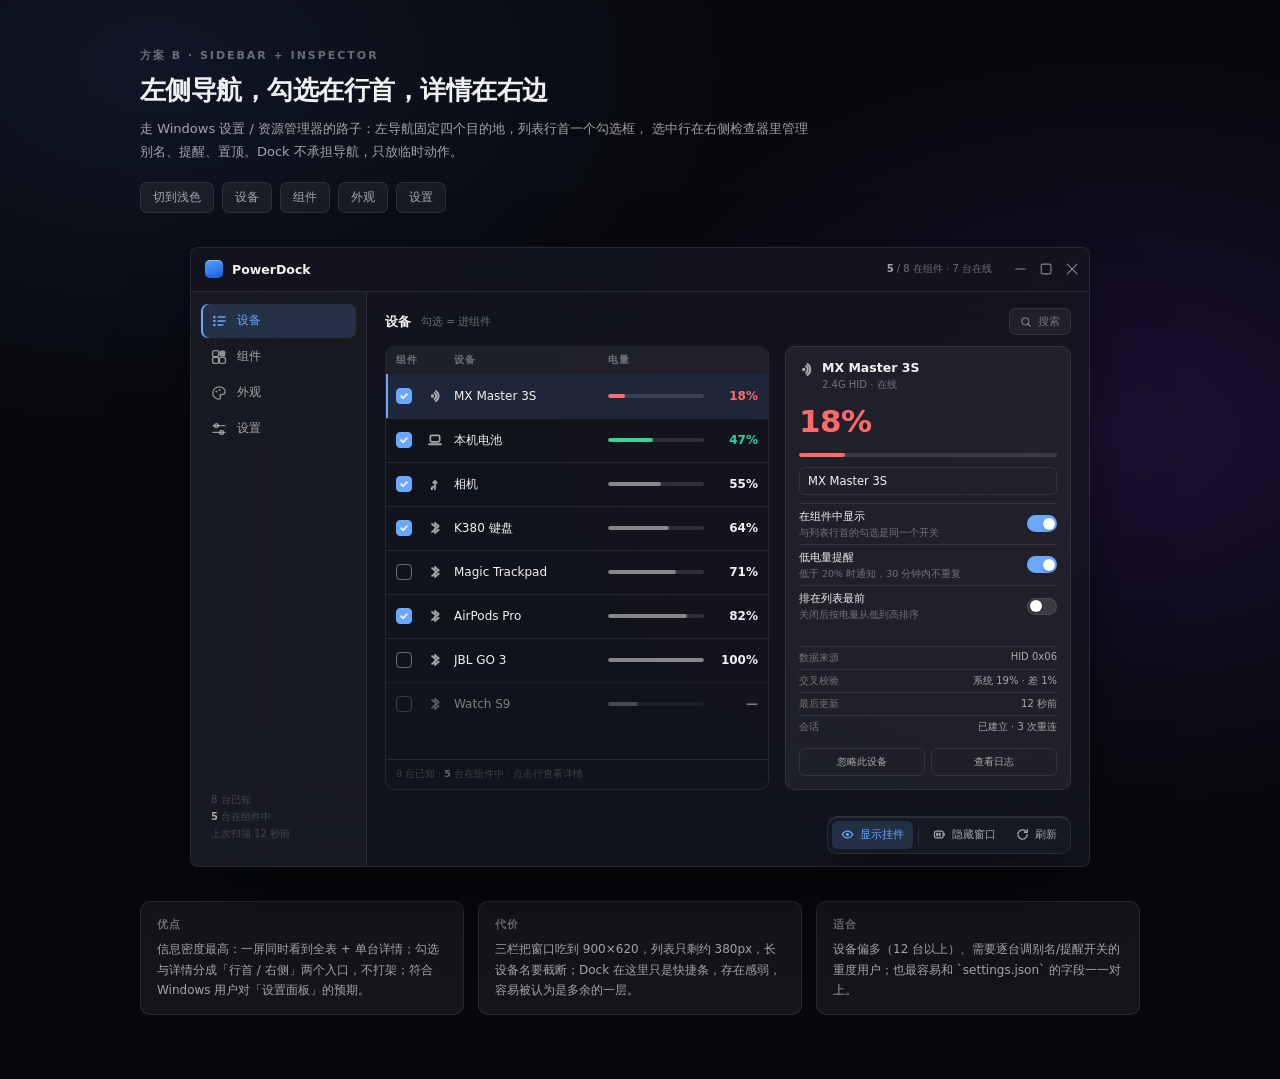
<file: docs/mockup/proposals/proposal-b-sidebar.html>
<!DOCTYPE html>
<html lang="zh-CN" data-theme="dark">
<head>
<meta charset="UTF-8">
<title>PowerDock 主界面方案 B · 侧栏导航 + 检查器</title>
<style>
/* ══════════════════════════════════════════════════════════════
   方案 B · 左侧导航 + 列表 + 检查器
   单文件自包含，无外部依赖。
   ══════════════════════════════════════════════════════════════ */

:root{
  --win:rgba(20,22,30,.86);
  --card:rgba(255,255,255,.055);
  --card-hi:rgba(255,255,255,.085);
  --rail:rgba(255,255,255,.03);
  --track:rgba(255,255,255,.12);
  --fill:rgba(255,255,255,.42);
  --hair:rgba(255,255,255,.09);
  --t1:rgba(255,255,255,.94); --t2:rgba(255,255,255,.62);
  --t3:rgba(255,255,255,.38); --t4:rgba(255,255,255,.20);
  --accent:#6ba6ff; --accent-soft:rgba(107,166,255,.16);
  --ok:#34d399; --warn:#ff9f0a; --danger:#ff6b6b; --off:#8a8f99;
  --sel:rgba(107,166,255,.13);
  --dock:rgba(24,26,36,.82);
  --shadow:0 30px 70px -20px rgba(0,0,0,.72);
  --stage1:#0f1626; --stage2:#1b1032; --page:#07080c;
  --font:"Inter","SF Pro Text","Segoe UI","Microsoft YaHei UI",system-ui,sans-serif;
}
[data-theme="light"]{
  --win:rgba(255,255,255,.88);
  --card:rgba(12,14,18,.042);
  --card-hi:rgba(12,14,18,.07);
  --rail:rgba(12,14,18,.022);
  --track:rgba(12,14,18,.12);
  --fill:rgba(12,14,18,.38);
  --hair:rgba(12,14,18,.10);
  --t1:rgba(12,14,18,.92); --t2:rgba(12,14,18,.58);
  --t3:rgba(12,14,18,.40); --t4:rgba(12,14,18,.20);
  --accent:#2f6fe0; --accent-soft:rgba(47,111,224,.12);
  --ok:#12a870; --warn:#c25e00; --danger:#c0342b; --off:#7c838f;
  --sel:rgba(47,111,224,.09);
  --dock:rgba(255,255,255,.84);
  --shadow:0 30px 70px -20px rgba(15,23,42,.24);
  --stage1:#e8eefb; --stage2:#fdf2ea; --page:#eef1f7;
}

*{box-sizing:border-box;}
html,body{margin:0;}
body{
  min-height:100vh;padding:48px 40px 64px;
  font-family:var(--font);color:var(--t1);
  background:
    radial-gradient(820px 520px at 12% 6%, var(--stage1), transparent 70%),
    radial-gradient(760px 520px at 88% 40%, var(--stage2), transparent 72%),
    var(--page);
}

.doc{max-width:1000px;margin:0 auto;}
.doc__eyebrow{margin:0 0 10px;font-size:11px;font-weight:700;letter-spacing:.18em;color:var(--t3);}
.doc__title{margin:0;font-size:26px;font-weight:800;letter-spacing:-.02em;}
.doc__lead{margin:10px 0 0;max-width:680px;font-size:13px;line-height:1.75;color:var(--t2);}
.doc__tools{display:flex;gap:8px;margin-top:18px;}
.tool{padding:6px 12px;border-radius:7px;border:1px solid var(--hair);background:var(--card);color:var(--t2);font:inherit;font-size:12px;cursor:pointer;}
.tool:hover{background:var(--card-hi);color:var(--t1);}
.tool[aria-pressed="true"]{background:var(--accent-soft);border-color:transparent;color:var(--accent);}

.wrap{margin:34px 0 0;display:flex;justify-content:center;}
.notes{max-width:1000px;margin:34px auto 0;display:grid;grid-template-columns:repeat(3,1fr);gap:14px;}
.note{padding:14px 16px;border-radius:10px;border:1px solid var(--hair);background:var(--card);font-size:12px;line-height:1.7;color:var(--t2);}
.note b{display:block;margin-bottom:5px;font-size:11px;letter-spacing:.1em;color:var(--t3);}

/* ══ 窗口 900×620 ══ */
.win{
  position:relative;display:flex;flex-direction:column;
  width:900px;height:620px;border-radius:8px;overflow:hidden;
  background:var(--win);border:1px solid var(--hair);
  backdrop-filter:blur(60px) saturate(170%);
  box-shadow:var(--shadow);
}
.titlebar{display:flex;align-items:center;gap:9px;height:44px;padding:0 10px 0 14px;border-bottom:1px solid var(--hair);flex:none;}
.brand-mark{width:18px;height:18px;border-radius:5px;background:linear-gradient(160deg,#52a0ff,#1e5ce0);box-shadow:inset 0 1px 0 rgba(255,255,255,.4);}
.brand-name{font-size:12.5px;font-weight:600;}
.tb-state{margin-left:auto;font-size:10px;color:var(--t3);}
.tb-state b{font-weight:600;color:var(--t2);font-variant-numeric:tabular-nums;}
.wctl{width:64px;height:12px;margin-left:14px;color:var(--t2);opacity:.8;}

.body{position:relative;display:flex;flex:1;min-height:0;}

/* ── 左侧导航 ── */
.rail{
  display:flex;flex-direction:column;gap:2px;width:176px;flex:none;
  padding:12px 10px;border-right:1px solid var(--hair);background:var(--rail);
}
.rail__btn{
  display:flex;align-items:center;gap:10px;height:34px;padding:0 10px;
  border:0;border-radius:7px;background:transparent;color:var(--t2);
  font:inherit;font-size:12px;cursor:pointer;text-align:left;
  transition:background-color .15s ease,color .15s ease;
}
.rail__btn svg{width:16px;height:16px;flex:none;opacity:.85;}
.rail__btn:hover{background:var(--card);color:var(--t1);}
.rail__btn.is-on{background:var(--accent-soft);color:var(--accent);box-shadow:inset 2px 0 0 var(--accent);}
.rail__btn.is-on svg{opacity:1;}
.rail__foot{margin-top:auto;padding:10px 10px 2px;font-size:10px;line-height:1.7;color:var(--t4);}
.rail__foot b{color:var(--t2);font-variant-numeric:tabular-nums;}

/* ── 主区域 ── */
.main{position:relative;flex:1;min-width:0;padding:14px 18px 76px;display:flex;flex-direction:column;}
.view{display:none;flex:1;min-height:0;}
.view.is-on{display:flex;flex-direction:column;}

.vhead{display:flex;align-items:center;gap:10px;height:32px;flex:none;}
.vhead h2{margin:0;font-size:13px;font-weight:600;}
.vhead p{margin:0;font-size:10.5px;color:var(--t3);}
.search{display:flex;align-items:center;gap:6px;margin-left:auto;padding:5px 10px;border-radius:7px;border:1px solid var(--hair);background:var(--card);color:var(--t3);font-size:11px;}
.search svg{width:12px;height:12px;}

/* ── 设备列表 + 检查器 ── */
.split{display:grid;grid-template-columns:1fr 286px;gap:16px;flex:1;min-height:0;margin-top:8px;}

.list{border-radius:10px;border:1px solid var(--hair);overflow:hidden;display:flex;flex-direction:column;min-height:0;}
.thead,.row{display:grid;grid-template-columns:22px 16px 1fr 96px 44px;align-items:center;gap:10px;}
.thead{padding:7px 10px;font-size:9.5px;font-weight:600;letter-spacing:.08em;color:var(--t3);background:var(--card);flex:none;}
.thead span:nth-child(1){grid-column:1;}
.thead span:nth-child(2){grid-column:3;}
.thead span:nth-child(3){grid-column:4 / span 2;}
.rows{margin:0;padding:0;list-style:none;overflow-y:auto;flex:0 1 auto;min-height:0;}
.row{height:44px;padding:0 10px;border-top:1px solid var(--hair);cursor:pointer;}
.row:first-child{border-top:0;}
.row:hover{background:var(--card);}
.row.is-sel{background:var(--sel);box-shadow:inset 2px 0 0 var(--accent);}
.row.is-off{opacity:.48;}
.row svg.ico{width:14px;height:14px;color:var(--t2);}
.row__name{font-size:12px;color:var(--t1);white-space:nowrap;overflow:hidden;text-overflow:ellipsis;}
.row__bar{height:4px;border-radius:2px;background:var(--track);overflow:hidden;}
.row__bar i{display:block;height:100%;border-radius:2px;background:var(--fill);}
.row__bar i.warn{background:var(--warn);} .row__bar i.danger{background:var(--danger);} .row__bar i.ok{background:var(--ok);}
.row__pct{font-size:12px;font-weight:600;text-align:right;font-variant-numeric:tabular-nums;}
.row__pct.warn{color:var(--warn);} .row__pct.danger{color:var(--danger);} .row__pct.ok{color:var(--ok);}

.list-foot{
  margin:auto 0 0;padding:8px 10px;border-top:1px solid var(--hair);
  font-size:9.5px;color:var(--t4);
}
.list-foot b{color:var(--t3);font-variant-numeric:tabular-nums;}
.chk{
  display:flex;align-items:center;justify-content:center;width:16px;height:16px;padding:0;
  border-radius:4px;border:1.4px solid var(--t3);background:transparent;color:transparent;cursor:pointer;
  transition:background-color .14s ease,border-color .14s ease;
}
.chk svg{width:10px;height:10px;}
.chk[aria-pressed="true"]{background:var(--accent);border-color:var(--accent);color:#fff;}

/* 检查器：右侧固定，收起后列表占满 */
.insp{
  display:flex;flex-direction:column;gap:8px;padding:13px;
  border-radius:10px;border:1px solid var(--hair);background:var(--card);min-height:0;
}
.insp__top{display:flex;align-items:flex-start;gap:8px;}
.insp__ico{width:15px;height:15px;margin-top:2px;color:var(--t2);flex:none;}
.insp__name{margin:0;font-size:12.5px;font-weight:600;}
.insp__sub{margin:3px 0 0;font-size:10px;color:var(--t3);}
.insp__pct{margin:6px 0 0;font-size:31px;font-weight:800;letter-spacing:-.02em;line-height:1;font-variant-numeric:tabular-nums;}
.insp__pct.danger{color:var(--danger);} .insp__pct.warn{color:var(--warn);} .insp__pct.ok{color:var(--ok);}
.insp__bar{height:4px;margin-top:8px;border-radius:2px;background:var(--track);overflow:hidden;flex:none;}
.insp__bar i{display:block;height:100%;border-radius:2px;background:var(--fill);}
.insp__bar i.danger{background:var(--danger);} .insp__bar i.warn{background:var(--warn);} .insp__bar i.ok{background:var(--ok);}

.alias{display:flex;align-items:center;gap:6px;margin-top:2px;}
.alias input{
  flex:1;min-width:0;padding:6px 8px;border-radius:6px;border:1px solid var(--hair);background:transparent;
  color:var(--t1);font:inherit;font-size:11.5px;
}
.alias input:focus{outline:none;border-color:var(--accent);}

.toggle-row{display:flex;align-items:center;justify-content:space-between;gap:10px;padding:5px 0;border-top:1px solid var(--hair);}
.toggle-row__t{font-size:11px;color:var(--t1);}
.toggle-row__d{font-size:9.5px;color:var(--t3);margin-top:2px;line-height:1.4;}
.sw{width:30px;height:17px;border-radius:999px;border:1px solid var(--hair);background:var(--track);position:relative;cursor:pointer;flex:none;}
.sw::after{content:"";position:absolute;top:1.5px;left:1.5px;width:12px;height:12px;border-radius:50%;background:#fff;transition:transform .16s ease;box-shadow:0 1px 2px rgba(0,0,0,.3);}
.sw[aria-pressed="true"]{background:var(--accent);border-color:transparent;}
.sw[aria-pressed="true"]::after{transform:translateX(13px);}

.facts{margin:auto 0 0;padding-top:2px;}
.facts div{display:flex;justify-content:space-between;gap:10px;padding:4px 0;border-top:1px solid var(--hair);font-size:10px;}
.facts span{color:var(--t3);}
.facts b{font-weight:500;color:var(--t2);text-align:right;font-variant-numeric:tabular-nums;}
.insp__acts{display:flex;gap:6px;margin-top:2px;}
.abtn{
  flex:1;padding:6px 8px;border-radius:6px;border:1px solid var(--hair);background:transparent;
  color:var(--t2);font:inherit;font-size:10px;cursor:pointer;white-space:nowrap;
}
.abtn:hover{background:var(--card-hi);color:var(--t1);}

/* ── 底部快捷条（不是导航，只放临时动作）── */
.dock{
  position:absolute;right:18px;bottom:12px;z-index:4;
  display:flex;align-items:center;gap:2px;padding:4px;
  border-radius:10px;background:var(--dock);border:1px solid var(--hair);
  backdrop-filter:blur(18px) saturate(160%);
  box-shadow:0 10px 24px -12px rgba(0,0,0,.6), inset 0 1px 0 rgba(255,255,255,.1);
}
.dock__btn{
  display:flex;align-items:center;gap:6px;height:28px;padding:0 9px;border:0;border-radius:6px;
  background:transparent;color:var(--t2);font:inherit;font-size:10.5px;cursor:pointer;
}
.dock__btn svg{width:13px;height:13px;}
.dock__btn:hover{background:var(--card);color:var(--t1);}
.dock__btn.is-on{background:var(--accent-soft);color:var(--accent);}
.dock__sep{width:1px;height:18px;margin:0 3px;background:var(--hair);}

/* ── 组件视图 ── */
.wsplit{display:grid;grid-template-columns:1fr 320px;gap:18px;flex:1;min-height:0;margin-top:8px;}
.picklist{margin:0;padding:0;list-style:none;flex:1;min-height:0;overflow-y:auto;}
.pick{display:grid;grid-template-columns:22px 16px 1fr auto;align-items:center;gap:10px;height:38px;padding:0 6px;border-radius:6px;cursor:pointer;}
.pick:hover{background:var(--card);}
.pick svg{width:14px;height:14px;color:var(--t2);}
.pick__name{font-size:12px;white-space:nowrap;overflow:hidden;text-overflow:ellipsis;}
.pick__pct{font-size:11.5px;font-weight:600;color:var(--t2);font-variant-numeric:tabular-nums;}
.pick[data-on="0"] .pick__name{color:var(--t3);}
.stage{
  position:relative;display:flex;align-items:center;justify-content:center;flex:1;min-height:0;
  border-radius:10px;border:1px solid var(--hair);
  background:
    radial-gradient(380px 260px at 24% 12%, rgba(107,166,255,.16), transparent 70%),
    radial-gradient(360px 280px at 84% 92%, rgba(180,120,255,.14), transparent 70%),
    rgba(255,255,255,.02);
}
.stage__inner{display:flex;flex-direction:column;align-items:center;gap:14px;}
.stage__cap{margin:0;font-size:9.5px;color:var(--t4);text-align:center;line-height:1.6;max-width:250px;}
.stage__tag{position:absolute;left:10px;top:8px;font-size:9px;letter-spacing:.12em;color:var(--t4);}
.seg{display:inline-flex;padding:2px;border-radius:7px;background:var(--card);border:1px solid var(--hair);}
.seg button{padding:4px 10px;border:0;border-radius:6px;background:transparent;color:var(--t2);font:inherit;font-size:10.5px;cursor:pointer;}
.seg button.is-on{background:var(--accent-soft);color:var(--accent);}

/* 挂件预览：8px 圆角，与主窗口同一约束 */
.wg{
  display:flex;flex-direction:column;padding:12px 14px;border-radius:8px;
  background:linear-gradient(180deg,rgba(255,255,255,.17),rgba(255,255,255,.05) 45%,rgba(255,255,255,.12));
  border:1px solid rgba(255,255,255,.18);
  backdrop-filter:blur(24px) saturate(170%);
  box-shadow:0 14px 30px -10px rgba(0,0,0,.55), inset 0 1px 0 rgba(255,255,255,.35);
}
[data-theme="light"] .wg{background:linear-gradient(180deg,rgba(255,255,255,.94),rgba(255,255,255,.66));border-color:rgba(255,255,255,.9);box-shadow:0 14px 30px -10px rgba(15,23,42,.18), inset 0 1px 0 #fff;}
.wg__head{display:flex;align-items:baseline;justify-content:space-between;margin-bottom:5px;}
.wg__head span{font-size:9.5px;font-weight:600;letter-spacing:.1em;color:var(--t3);}
.wg__head b{font-size:9.5px;font-weight:600;color:var(--t2);}
.wrow{display:grid;grid-template-columns:6px 1fr 58px 32px;align-items:center;gap:8px;height:25px;}
.wrow i{width:5px;height:5px;border-radius:50%;background:var(--ok);}
.wrow i.warn{background:var(--warn);} .wrow i.danger{background:var(--danger);}
.wrow span.n{font-size:10.5px;white-space:nowrap;overflow:hidden;text-overflow:ellipsis;}
.wrow span.b{height:3px;border-radius:2px;background:var(--track);overflow:hidden;}
.wrow span.b i{display:block;height:100%;border-radius:2px;background:var(--fill);}
.wrow span.b i.warn{background:var(--warn);} .wrow span.b i.danger{background:var(--danger);} .wrow span.b i.ok{background:var(--ok);}
.wrow span.p{font-size:10.5px;font-weight:600;text-align:right;font-variant-numeric:tabular-nums;}
.wrow span.p.warn{color:var(--warn);} .wrow span.p.danger{color:var(--danger);} .wrow span.p.ok{color:var(--ok);}

/* ── 设置视图：单列分组表单 ── */
.form{flex:1;min-height:0;overflow-y:auto;margin-top:6px;}
.group{margin-bottom:14px;}
.group h3{margin:0 0 8px;font-size:9.5px;font-weight:700;letter-spacing:.14em;color:var(--t3);}
.srow{display:flex;align-items:center;justify-content:space-between;gap:16px;padding:8px 12px;border-radius:8px;background:var(--card);border:1px solid var(--hair);margin-bottom:6px;}
.srow__t{font-size:11.5px;}
.srow__d{font-size:9.5px;color:var(--t3);margin-top:2px;line-height:1.45;}
.slider{position:relative;width:100px;height:3px;border-radius:2px;background:var(--track);}
.slider i{position:absolute;inset:0 auto 0 0;border-radius:2px;background:var(--accent);width:var(--v,60%);}
.slider::after{content:"";position:absolute;top:50%;left:var(--v,60%);width:11px;height:11px;border-radius:50%;background:#fff;border:1px solid rgba(0,0,0,.15);transform:translate(-50%,-50%);box-shadow:0 1px 3px rgba(0,0,0,.35);}
.val{font-size:10px;color:var(--t3);width:32px;text-align:right;font-variant-numeric:tabular-nums;}
.row-c{display:flex;align-items:center;gap:8px;flex:none;}
</style>
</head>
<body>

<svg style="display:none" aria-hidden="true"><defs>
  <symbol id="i-dev" viewBox="0 0 16 16"><circle cx="3.4" cy="4" r="1.3" fill="currentColor"/><circle cx="3.4" cy="8" r="1.3" fill="currentColor"/><circle cx="3.4" cy="12" r="1.3" fill="currentColor"/><path d="M7 4h7M7 8h7M7 12h5" stroke="currentColor" stroke-width="1.4" stroke-linecap="round"/></symbol>
  <symbol id="i-widget" viewBox="0 0 16 16"><rect x="1.6" y="1.6" width="6" height="6" rx="1.6" fill="none" stroke="currentColor" stroke-width="1.4"/><rect x="8.4" y="1.6" width="6" height="6" rx="1.6" fill="currentColor"/><rect x="1.6" y="8.4" width="6" height="6" rx="1.6" fill="none" stroke="currentColor" stroke-width="1.4"/><rect x="8.4" y="8.4" width="6" height="6" rx="1.6" fill="none" stroke="currentColor" stroke-width="1.4"/></symbol>
  <symbol id="i-palette" viewBox="0 0 16 16"><path d="M8 1.8a6.2 6.2 0 100 12.4c1.1 0 1.6-.8 1.6-1.6 0-.9-.7-1.3-.7-2 0-.6.5-1.1 1.2-1.1h1.3c1.6 0 2.8-1.2 2.8-2.9C14.2 4 11.4 1.8 8 1.8z" fill="none" stroke="currentColor" stroke-width="1.3"/><circle cx="5.4" cy="6.4" r="1" fill="currentColor"/><circle cx="8.6" cy="5" r="1" fill="currentColor"/></symbol>
  <symbol id="i-gear" viewBox="0 0 16 16"><path d="M2 4.6h12M2 11.4h12" stroke="currentColor" stroke-width="1.4" stroke-linecap="round"/><circle cx="5.4" cy="4.6" r="1.9" fill="none" stroke="currentColor" stroke-width="1.4"/><circle cx="10.6" cy="11.4" r="1.9" fill="none" stroke="currentColor" stroke-width="1.4"/></symbol>
  <symbol id="i-check" viewBox="0 0 12 12"><path d="M2.4 6.2l2.5 2.5 4.7-5" fill="none" stroke="currentColor" stroke-width="1.9" stroke-linecap="round" stroke-linejoin="round"/></symbol>
  <symbol id="i-bt" viewBox="0 0 12 12"><path d="M6 1.7V10.3M6 1.7L9.2 4.5L3.4 9.4M6 10.3L9.2 7.5L3.4 2.6" fill="none" stroke="currentColor" stroke-width="1.5" stroke-linecap="round" stroke-linejoin="round"/></symbol>
  <symbol id="i-usb" viewBox="0 0 12 12"><path d="M6 10.6V3.4M4.4 5L6 3.4L7.6 5M6 7.6L3.3 9V9.6" fill="none" stroke="currentColor" stroke-width="1.5" stroke-linecap="round" stroke-linejoin="round"/><circle cx="3.3" cy="10.3" r=".95" fill="currentColor"/></symbol>
  <symbol id="i-24g" viewBox="0 0 12 12"><circle cx="3.8" cy="6" r="1.4" fill="currentColor"/><path d="M5.59 3.35A3.2 3.2 0 0 1 5.59 8.65" fill="none" stroke="currentColor" stroke-width="1.6" stroke-linecap="round"/><path d="M6.71 1.69A5.2 5.2 0 0 1 6.71 10.31" fill="none" stroke="currentColor" stroke-width="1.6" stroke-linecap="round"/></symbol>
  <symbol id="i-pc" viewBox="0 0 12 12"><rect x="2" y="2.1" width="8" height="5.4" rx="1.2" fill="none" stroke="currentColor" stroke-width="1.5"/><path d="M.9 9.7h10.2" stroke="currentColor" stroke-width="1.7" stroke-linecap="round"/></symbol>
  <symbol id="i-search" viewBox="0 0 14 14"><circle cx="6.2" cy="6.2" r="4.1" fill="none" stroke="currentColor" stroke-width="1.4"/><path d="M9.3 9.3L12 12" stroke="currentColor" stroke-width="1.4" stroke-linecap="round"/></symbol>
  <symbol id="i-eye" viewBox="0 0 14 14"><path d="M1.4 7S3.5 3.4 7 3.4 12.6 7 12.6 7 10.5 10.6 7 10.6 1.4 7 1.4 7z" fill="none" stroke="currentColor" stroke-width="1.3"/><circle cx="7" cy="7" r="1.7" fill="currentColor"/></symbol>
  <symbol id="i-refresh" viewBox="0 0 14 14"><path d="M12 7a5 5 0 11-1.6-3.7" fill="none" stroke="currentColor" stroke-width="1.4" stroke-linecap="round"/><path d="M12.2 1.4v3.2H9" fill="none" stroke="currentColor" stroke-width="1.4" stroke-linecap="round" stroke-linejoin="round"/></symbol>
  <symbol id="i-tray" viewBox="0 0 14 14"><rect x="1.6" y="3.4" width="9.4" height="7.2" rx="2" fill="none" stroke="currentColor" stroke-width="1.3"/><rect x="11.4" y="5.4" width="1.4" height="3.2" rx=".7" fill="currentColor"/><rect x="3.4" y="5" width="2" height="4" rx=".7" fill="currentColor"/><rect x="6.2" y="5" width="2" height="4" rx=".7" fill="currentColor"/></symbol>
  <symbol id="i-wctl" viewBox="0 0 66 12"><rect x="0" y="5.4" width="11" height="1.2" rx=".6" fill="currentColor"/><rect x="27" y="1" width="10" height="10" rx="1.5" fill="none" stroke="currentColor" stroke-width="1.1"/><path d="M54 1l10 10M64 1L54 11" stroke="currentColor" stroke-width="1.1" stroke-linecap="round"/></symbol>
</defs></svg>

<div class="doc">
  <p class="doc__eyebrow">方案 B · SIDEBAR + INSPECTOR</p>
  <h1 class="doc__title">左侧导航，勾选在行首，详情在右边</h1>
  <p class="doc__lead">
    走 Windows 设置 / 资源管理器的路子：左导航固定四个目的地，列表行首一个勾选框，
    选中行在右侧检查器里管理别名、提醒、置顶。Dock 不承担导航，只放临时动作。
  </p>
  <div class="doc__tools">
    <button class="tool" id="themeBtn" aria-pressed="false">切到浅色</button>
    <button class="tool" data-jump="devices">设备</button>
    <button class="tool" data-jump="widget">组件</button>
    <button class="tool" data-jump="look">外观</button>
    <button class="tool" data-jump="settings">设置</button>
  </div>
</div>

<div class="wrap">
  <div class="win">
    <div class="titlebar">
      <span class="brand-mark"></span>
      <span class="brand-name">PowerDock</span>
      <span class="tb-state"><b id="onCount">5</b> / 8 在组件 · 7 台在线</span>
      <svg class="wctl" aria-hidden="true"><use href="#i-wctl"/></svg>
    </div>

    <div class="body">
      <nav class="rail">
        <button class="rail__btn is-on" data-go="devices"><svg><use href="#i-dev"/></svg><span>设备</span></button>
        <button class="rail__btn" data-go="widget"><svg><use href="#i-widget"/></svg><span>组件</span></button>
        <button class="rail__btn" data-go="look"><svg><use href="#i-palette"/></svg><span>外观</span></button>
        <button class="rail__btn" data-go="settings"><svg><use href="#i-gear"/></svg><span>设置</span></button>
        <p class="rail__foot">8 台已知<br><b>5</b> 台在组件中<br>上次扫描 12 秒前</p>
      </nav>

      <main class="main">

        <!-- ══ 设备 ══ -->
        <section class="view is-on" data-view="devices">
          <div class="vhead">
            <h2>设备</h2>
            <p>勾选 = 进组件</p>
            <span class="search"><svg><use href="#i-search"/></svg>搜索</span>
          </div>

          <div class="split">
            <div class="list">
              <div class="thead"><span>组件</span><span>设备</span><span>电量</span></div>
              <ul class="rows" id="rowList">
                <li class="row is-sel" data-name="MX Master 3S" data-pct="18" data-tone="danger">
                  <button class="chk" aria-pressed="true"><svg><use href="#i-check"/></svg></button>
                  <svg class="ico"><use href="#i-24g"/></svg>
                  <span class="row__name">MX Master 3S</span>
                  <span class="row__bar"><i class="danger" style="width:18%"></i></span>
                  <span class="row__pct danger">18%</span>
                </li>
                <li class="row" data-name="本机电池" data-pct="47" data-tone="ok">
                  <button class="chk" aria-pressed="true"><svg><use href="#i-check"/></svg></button>
                  <svg class="ico"><use href="#i-pc"/></svg>
                  <span class="row__name">本机电池</span>
                  <span class="row__bar"><i class="ok" style="width:47%"></i></span>
                  <span class="row__pct ok">47%</span>
                </li>
                <li class="row" data-name="相机" data-pct="55">
                  <button class="chk" aria-pressed="true"><svg><use href="#i-check"/></svg></button>
                  <svg class="ico"><use href="#i-usb"/></svg>
                  <span class="row__name">相机</span>
                  <span class="row__bar"><i style="width:55%"></i></span>
                  <span class="row__pct">55%</span>
                </li>
                <li class="row" data-name="K380 键盘" data-pct="64">
                  <button class="chk" aria-pressed="true"><svg><use href="#i-check"/></svg></button>
                  <svg class="ico"><use href="#i-bt"/></svg>
                  <span class="row__name">K380 键盘</span>
                  <span class="row__bar"><i style="width:64%"></i></span>
                  <span class="row__pct">64%</span>
                </li>
                <li class="row" data-name="Magic Trackpad" data-pct="71">
                  <button class="chk" aria-pressed="false"><svg><use href="#i-check"/></svg></button>
                  <svg class="ico"><use href="#i-bt"/></svg>
                  <span class="row__name">Magic Trackpad</span>
                  <span class="row__bar"><i style="width:71%"></i></span>
                  <span class="row__pct">71%</span>
                </li>
                <li class="row" data-name="AirPods Pro" data-pct="82">
                  <button class="chk" aria-pressed="true"><svg><use href="#i-check"/></svg></button>
                  <svg class="ico"><use href="#i-bt"/></svg>
                  <span class="row__name">AirPods Pro</span>
                  <span class="row__bar"><i style="width:82%"></i></span>
                  <span class="row__pct">82%</span>
                </li>
                <li class="row" data-name="JBL GO 3" data-pct="100">
                  <button class="chk" aria-pressed="false"><svg><use href="#i-check"/></svg></button>
                  <svg class="ico"><use href="#i-bt"/></svg>
                  <span class="row__name">JBL GO 3</span>
                  <span class="row__bar"><i style="width:100%"></i></span>
                  <span class="row__pct">100%</span>
                </li>
                <li class="row is-off" data-name="Watch S9" data-pct="" data-offline="1">
                  <button class="chk" aria-pressed="false"><svg><use href="#i-check"/></svg></button>
                  <svg class="ico"><use href="#i-bt"/></svg>
                  <span class="row__name">Watch S9</span>
                  <span class="row__bar"><i style="width:31%"></i></span>
                  <span class="row__pct">—</span>
                </li>
              </ul>
              <p class="list-foot">8 台已知 · <b id="footOn">5</b> 台在组件中 · 点击行查看详情</p>
            </div>

            <aside class="insp" id="insp">
              <div class="insp__top">
                <svg class="insp__ico"><use href="#i-24g"/></svg>
                <div>
                  <p class="insp__name" id="inspName">MX Master 3S</p>
                  <p class="insp__sub" id="inspSub">2.4G HID · 在线</p>
                </div>
              </div>
              <p class="insp__pct danger" id="inspPct">18%</p>
              <div class="insp__bar"><i class="danger" id="inspBar" style="width:18%"></i></div>

              <div class="alias">
                <input value="MX Master 3S" aria-label="别名">
              </div>

              <div>
                <div class="toggle-row">
                  <div><div class="toggle-row__t">在组件中显示</div><div class="toggle-row__d">与列表行首的勾选是同一个开关</div></div>
                  <button class="sw" id="inspWidget" aria-pressed="true"></button>
                </div>
                <div class="toggle-row">
                  <div><div class="toggle-row__t">低电量提醒</div><div class="toggle-row__d">低于 20% 时通知，30 分钟内不重复</div></div>
                  <button class="sw" aria-pressed="true"></button>
                </div>
                <div class="toggle-row">
                  <div><div class="toggle-row__t">排在列表最前</div><div class="toggle-row__d">关闭后按电量从低到高排序</div></div>
                  <button class="sw" aria-pressed="false"></button>
                </div>
              </div>

              <dl class="facts">
                <div><span>数据来源</span><b>HID 0x06</b></div>
                <div><span>交叉校验</span><b>系统 19% · 差 1%</b></div>
                <div><span>最后更新</span><b>12 秒前</b></div>
                <div><span>会话</span><b>已建立 · 3 次重连</b></div>
              </dl>
              <div class="insp__acts">
                <button class="abtn">忽略此设备</button>
                <button class="abtn">查看日志</button>
              </div>
            </aside>
          </div>
        </section>

        <!-- ══ 组件 ══ -->
        <section class="view" data-view="widget">
          <div class="vhead">
            <h2>组件</h2>
            <p>勾选即预览</p>
            <span class="seg" id="sizeSeg" style="margin-left:auto">
              <button data-size="sm">小</button>
              <button class="is-on" data-size="md">中</button>
              <button data-size="lg">大</button>
            </span>
          </div>

          <div class="wsplit">
            <ul class="picklist" id="pickList">
              <li class="pick" data-name="MX Master 3S" data-pct="18" data-tone="danger"><button class="chk" aria-pressed="true"><svg><use href="#i-check"/></svg></button><svg><use href="#i-24g"/></svg><span class="pick__name">MX Master 3S</span><span class="pick__pct danger">18%</span></li>
              <li class="pick" data-name="本机电池" data-pct="47" data-tone="ok"><button class="chk" aria-pressed="true"><svg><use href="#i-check"/></svg></button><svg><use href="#i-pc"/></svg><span class="pick__name">本机电池</span><span class="pick__pct ok">47%</span></li>
              <li class="pick" data-name="相机" data-pct="55"><button class="chk" aria-pressed="true"><svg><use href="#i-check"/></svg></button><svg><use href="#i-usb"/></svg><span class="pick__name">相机</span><span class="pick__pct">55%</span></li>
              <li class="pick" data-name="K380 键盘" data-pct="64"><button class="chk" aria-pressed="true"><svg><use href="#i-check"/></svg></button><svg><use href="#i-bt"/></svg><span class="pick__name">K380 键盘</span><span class="pick__pct">64%</span></li>
              <li class="pick" data-name="Magic Trackpad" data-pct="71"><button class="chk" aria-pressed="false"><svg><use href="#i-check"/></svg></button><svg><use href="#i-bt"/></svg><span class="pick__name">Magic Trackpad</span><span class="pick__pct">71%</span></li>
              <li class="pick" data-name="AirPods Pro" data-pct="82"><button class="chk" aria-pressed="true"><svg><use href="#i-check"/></svg></button><svg><use href="#i-bt"/></svg><span class="pick__name">AirPods Pro</span><span class="pick__pct">82%</span></li>
              <li class="pick" data-name="JBL GO 3" data-pct="100"><button class="chk" aria-pressed="false"><svg><use href="#i-check"/></svg></button><svg><use href="#i-bt"/></svg><span class="pick__name">JBL GO 3</span><span class="pick__pct">100%</span></li>
              <li class="pick" data-name="Watch S9" data-pct="" data-offline="1"><button class="chk" aria-pressed="false"><svg><use href="#i-check"/></svg></button><svg><use href="#i-bt"/></svg><span class="pick__name">Watch S9</span><span class="pick__pct">—</span></li>
            </ul>

            <div class="stage">
              <span class="stage__tag">桌面预览</span>
              <div class="stage__inner">
                <div class="wg" id="wg" style="width:290px">
                  <div class="wg__head"><span>POWERDOCK</span><b>5 台</b></div>
                  <div id="wgRows"></div>
                </div>
                <p class="stage__cap" id="stageCap">中 4×2 · 362×173 · 显示 5 台</p>
              </div>
            </div>
          </div>
        </section>

        <!-- ══ 外观 ══ -->
        <section class="view" data-view="look">
          <div class="vhead"><h2>外观</h2><p>改动即时生效</p></div>
          <div class="form">
            <div class="group">
              <h3>主题与材质</h3>
              <div class="srow">
                <div><div class="srow__t">外观</div><div class="srow__d">跟随系统时按 Windows 深浅色自动切换</div></div>
                <div class="row-c"><span class="seg" data-seg><button class="is-on">深色</button><button>浅色</button><button>跟随</button></span></div>
              </div>
              <div class="srow">
                <div><div class="srow__t">挂件尺寸</div><div class="srow__d">小 173×173 / 中 362×173 / 大 362×362</div></div>
                <div class="row-c"><span class="seg" data-seg><button>小</button><button class="is-on">中</button><button>大</button></span></div>
              </div>
              <div class="srow">
                <div><div class="srow__t">玻璃强度</div><div class="srow__d">数值越高越透，文字对比度越低</div></div>
                <div class="row-c"><span class="slider" style="--v:68%"><i></i></span><span class="val">68%</span></div>
              </div>
              <div class="srow">
                <div><div class="srow__t">窗口不透明度</div><div class="srow__d">浅色下限锁 86%，避免被壁纸染成灰紫</div></div>
                <div class="row-c"><span class="slider" style="--v:86%"><i></i></span><span class="val">86%</span></div>
              </div>
              <div class="srow">
                <div><div class="srow__t">Dock 自动隐藏</div><div class="srow__d">鼠标离开 2 秒后收起</div></div>
                <div class="row-c"><button class="sw" aria-pressed="false"></button></div>
              </div>
            </div>
            <div class="group">
              <h3>列表</h3>
              <div class="srow">
                <div><div class="srow__t">每行高度</div><div class="srow__d">紧凑 40 / 标准 44 / 宽松 52</div></div>
                <div class="row-c"><span class="seg" data-seg><button>紧凑</button><button class="is-on">标准</button><button>宽松</button></span></div>
              </div>
              <div class="srow">
                <div><div class="srow__t">显示电量条</div><div class="srow__d">关闭后只保留百分比数字</div></div>
                <div class="row-c"><button class="sw" aria-pressed="true"></button></div>
              </div>
            </div>
          </div>
        </section>

        <!-- ══ 设置 ══ -->
        <section class="view" data-view="settings">
          <div class="vhead"><h2>设置</h2><p>行为与提醒</p></div>
          <div class="form">
            <div class="group">
              <h3>启动与托盘</h3>
              <div class="srow">
                <div><div class="srow__t">开机自启</div><div class="srow__d">写入当前用户启动项，不需要管理员权限</div></div>
                <div class="row-c"><button class="sw" aria-pressed="true"></button></div>
              </div>
              <div class="srow">
                <div><div class="srow__t">关闭窗口时</div><div class="srow__d">托盘不可用时改为退出，不留隐形进程</div></div>
                <div class="row-c"><span class="seg" data-seg><button class="is-on">最小化到托盘</button><button>退出</button></span></div>
              </div>
              <div class="srow">
                <div><div class="srow__t">托盘图标</div><div class="srow__d">电量环随最低电量变化，&lt;20% 变红</div></div>
                <div class="row-c"><span class="seg" data-seg><button class="is-on">电量环</button><button>电池</button><button>隐藏</button></span></div>
              </div>
            </div>
            <div class="group">
              <h3>提醒</h3>
              <div class="srow">
                <div><div class="srow__t">低电量阈值</div><div class="srow__d">同一设备 30 分钟内不重复提醒</div></div>
                <div class="row-c"><span class="slider" style="--v:20%"><i></i></span><span class="val">20%</span></div>
              </div>
              <div class="srow">
                <div><div class="srow__t">未连接提醒</div><div class="srow__d">连续 3 次读取失败才判定，单次失败只更新 lastSeen</div></div>
                <div class="row-c"><button class="sw" aria-pressed="false"></button></div>
              </div>
            </div>
            <div class="group">
              <h3>数据</h3>
              <div class="srow">
                <div><div class="srow__t">配置与历史</div><div class="srow__d">settings.json + history/YYYY-MM-DD.jsonl</div></div>
                <div class="row-c"><span class="seg" data-seg><button>打开目录</button></span></div>
              </div>
              <div class="srow">
                <div><div class="srow__t">内置自检</div><div class="srow__d">105 项 · 输出 data/self-test.json</div></div>
                <div class="row-c"><span class="seg" data-seg><button>运行 --self-test</button></span></div>
              </div>
            </div>
          </div>
        </section>

      </main>

      <!-- 底部快捷条：只放临时动作，不承担导航 -->
      <div class="dock">
        <button class="dock__btn is-on"><svg><use href="#i-eye"/></svg>显示挂件</button>
        <span class="dock__sep"></span>
        <button class="dock__btn"><svg><use href="#i-tray"/></svg>隐藏窗口</button>
        <button class="dock__btn"><svg><use href="#i-refresh"/></svg>刷新</button>
      </div>
    </div>
  </div>
</div>

<div class="notes">
  <div class="note"><b>优点</b>信息密度最高：一屏同时看到全表 + 单台详情；勾选与详情分成「行首 / 右侧」两个入口，不打架；符合 Windows 用户对「设置面板」的预期。</div>
  <div class="note"><b>代价</b>三栏把窗口吃到 900×620，列表只剩约 380px，长设备名要截断；Dock 在这里只是快捷条，存在感弱，容易被认为是多余的一层。</div>
  <div class="note"><b>适合</b>设备偏多（12 台以上）、需要逐台调别名/提醒开关的重度用户；也最容易和 `settings.json` 的字段一一对上。</div>
</div>

<script>
(function(){
  'use strict';

  var root=document.documentElement, tBtn=document.getElementById('themeBtn');
  tBtn.addEventListener('click',function(){
    var dark=root.getAttribute('data-theme')==='dark';
    root.setAttribute('data-theme',dark?'light':'dark');
    tBtn.textContent=dark?'切到深色':'切到浅色';
    tBtn.setAttribute('aria-pressed',String(!dark));
  });

  function go(name){
    document.querySelectorAll('.view').forEach(function(v){ v.classList.toggle('is-on',v.dataset.view===name); });
    document.querySelectorAll('.rail__btn').forEach(function(b){ b.classList.toggle('is-on',b.dataset.go===name); });
  }
  document.querySelectorAll('.rail__btn').forEach(function(b){ b.addEventListener('click',function(){ go(b.dataset.go); }); });
  document.querySelectorAll('[data-jump]').forEach(function(b){ b.addEventListener('click',function(){ go(b.dataset.jump); }); });

  /* ── 勾选状态：行首 checkbox / 检查器开关 / 组件清单 三处同源 ── */
  var rows=[].slice.call(document.querySelectorAll('#rowList .row'));
  var picks=[].slice.call(document.querySelectorAll('#pickList .pick'));
  var onSet=new Set(rows.filter(function(r){ return r.querySelector('.chk').getAttribute('aria-pressed')==='true'; }).map(function(r){ return r.dataset.name; }));
  var onCount=document.getElementById('onCount');
  var inspWidget=document.getElementById('inspWidget');
  var wg=document.getElementById('wg');
  var wgRows=document.getElementById('wgRows');
  var cur='md';
  var sizes={sm:3,md:5,lg:7};

  function drawWidget(){
    var list=rows.filter(function(r){ return onSet.has(r.dataset.name) && !r.dataset.offline; }).slice(0,sizes[cur]);
    wgRows.innerHTML=list.map(function(r){
      var tone=r.dataset.tone||'';
      return '<div class="wrow"><i class="'+tone+'"></i><span class="n">'+r.dataset.name+'</span>'+
        '<span class="b"><i class="'+tone+'" style="width:'+r.dataset.pct+'%"></i></span>'+
        '<span class="p '+tone+'">'+r.dataset.pct+'%</span></div>';
    }).join('');
    wg.querySelector('.wg__head b').textContent=list.length+' 台';
  }

  function render(){
    var sel=document.querySelector('#rowList .row.is-sel');
    rows.forEach(function(r){
      var on=onSet.has(r.dataset.name);
      r.querySelector('.chk').setAttribute('aria-pressed',on?'true':'false');
    });
    picks.forEach(function(p){
      var on=onSet.has(p.dataset.name);
      p.dataset.on=on?'1':'0';
      p.querySelector('.chk').setAttribute('aria-pressed',on?'true':'false');
    });
    onCount.textContent=onSet.size;
    document.getElementById('footOn').textContent=onSet.size;
    if(sel) inspWidget.setAttribute('aria-pressed',onSet.has(sel.dataset.name)?'true':'false');
    drawWidget();
  }

  function select(row){
    rows.forEach(function(r){ r.classList.remove('is-sel'); });
    row.classList.add('is-sel');
    var offline=row.dataset.offline==='1';
    document.getElementById('inspName').textContent=row.dataset.name;
    document.getElementById('inspSub').textContent=offline?'蓝牙 GATT · 离线':'在线 · 12 秒前更新';
    var pct=document.getElementById('inspPct');
    pct.textContent=offline?'—':row.dataset.pct+'%';
    pct.className='insp__pct '+(offline?'':(row.dataset.tone||''));
    document.getElementById('inspBar').style.width=(offline?31:row.dataset.pct)+'%';
    inspWidget.setAttribute('aria-pressed',onSet.has(row.dataset.name)?'true':'false');
  }

  rows.forEach(function(r){
    r.querySelector('.chk').addEventListener('click',function(e){
      e.stopPropagation();
      var n=r.dataset.name;
      if(onSet.has(n)) onSet.delete(n); else onSet.add(n);
      render();
    });
    r.addEventListener('click',function(){ select(r); });
  });

  picks.forEach(function(p){
    p.addEventListener('click',function(){
      var n=p.dataset.name;
      if(onSet.has(n)) onSet.delete(n); else onSet.add(n);
      render();
    });
  });

  inspWidget.addEventListener('click',function(){
    var sel=document.querySelector('#rowList .row.is-sel');
    if(!sel) return;
    var n=sel.dataset.name;
    if(onSet.has(n)) onSet.delete(n); else onSet.add(n);
    render();
  });

  document.querySelectorAll('#sizeSeg button').forEach(function(b){
    b.addEventListener('click',function(){
      document.querySelectorAll('#sizeSeg button').forEach(function(x){ x.classList.remove('is-on'); });
      b.classList.add('is-on'); cur=b.dataset.size; drawWidget();
    });
  });

  document.querySelectorAll('[data-seg]').forEach(function(seg){
    seg.addEventListener('click',function(e){
      var b=e.target.closest('button'); if(!b) return;
      seg.querySelectorAll('button').forEach(function(x){ x.classList.remove('is-on'); });
      b.classList.add('is-on');
    });
  });

  document.querySelectorAll('.sw').forEach(function(s){
    s.addEventListener('click',function(){
      s.setAttribute('aria-pressed',s.getAttribute('aria-pressed')==='true'?'false':'true');
    });
  });

  render();
})();
</script>
</body>
</html>
</file>
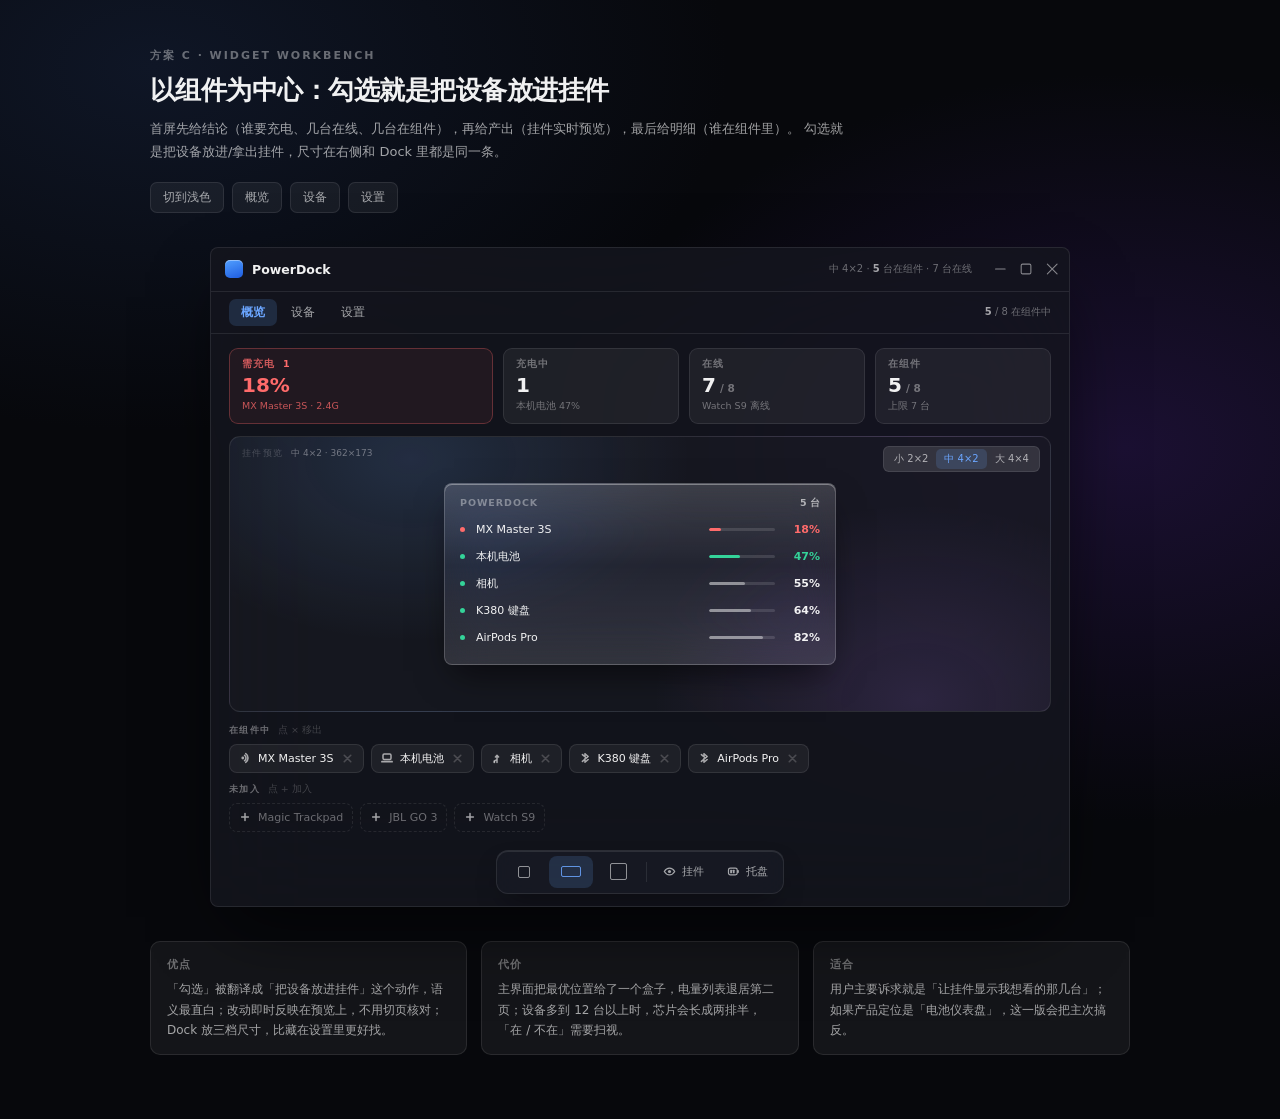
<file: docs/mockup/proposals/proposal-c-widget-first.html>
<!DOCTYPE html>
<html lang="zh-CN" data-theme="dark">
<head>
<meta charset="UTF-8">
<title>PowerDock 主界面方案 C · 组件工作台</title>
<style>
/* ══════════════════════════════════════════════════════════════
   方案 C · 组件工作台（Widget-first）
   主界面以「你的挂件长什么样」为中心，勾选 = 把设备放进/拿出组件。
   单文件自包含。
   ══════════════════════════════════════════════════════════════ */

:root{
  --win:rgba(20,22,30,.86);
  --card:rgba(255,255,255,.055);
  --card-hi:rgba(255,255,255,.085);
  --track:rgba(255,255,255,.12);
  --fill:rgba(255,255,255,.42);
  --hair:rgba(255,255,255,.09);
  --t1:rgba(255,255,255,.94); --t2:rgba(255,255,255,.62);
  --t3:rgba(255,255,255,.38); --t4:rgba(255,255,255,.20);
  --accent:#6ba6ff; --accent-soft:rgba(107,166,255,.16);
  --ok:#34d399; --warn:#ff9f0a; --danger:#ff6b6b; --off:#8a8f99;
  --sel:rgba(107,166,255,.13);
  --dock:rgba(24,26,36,.82);
  --shadow:0 30px 70px -20px rgba(0,0,0,.72);
  --stage1:#0f1626; --stage2:#1b1032; --page:#07080c;
  --font:"Inter","SF Pro Text","Segoe UI","Microsoft YaHei UI",system-ui,sans-serif;
}
[data-theme="light"]{
  --win:rgba(255,255,255,.88);
  --card:rgba(12,14,18,.042);
  --card-hi:rgba(12,14,18,.07);
  --track:rgba(12,14,18,.12);
  --fill:rgba(12,14,18,.38);
  --hair:rgba(12,14,18,.10);
  --t1:rgba(12,14,18,.92); --t2:rgba(12,14,18,.58);
  --t3:rgba(12,14,18,.40); --t4:rgba(12,14,18,.20);
  --accent:#2f6fe0; --accent-soft:rgba(47,111,224,.12);
  --ok:#12a870; --warn:#c25e00; --danger:#c0342b; --off:#7c838f;
  --sel:rgba(47,111,224,.09);
  --dock:rgba(255,255,255,.84);
  --shadow:0 30px 70px -20px rgba(15,23,42,.24);
  --stage1:#e8eefb; --stage2:#fdf2ea; --page:#eef1f7;
}

*{box-sizing:border-box;}
html,body{margin:0;}
body{
  min-height:100vh;padding:48px 40px 64px;
  font-family:var(--font);color:var(--t1);
  background:
    radial-gradient(820px 520px at 12% 6%, var(--stage1), transparent 70%),
    radial-gradient(760px 520px at 88% 40%, var(--stage2), transparent 72%),
    var(--page);
}
.doc{max-width:980px;margin:0 auto;}
.doc__eyebrow{margin:0 0 10px;font-size:11px;font-weight:700;letter-spacing:.18em;color:var(--t3);}
.doc__title{margin:0;font-size:26px;font-weight:800;letter-spacing:-.02em;}
.doc__lead{margin:10px 0 0;max-width:700px;font-size:13px;line-height:1.75;color:var(--t2);}
.doc__tools{display:flex;gap:8px;margin-top:18px;}
.tool{padding:6px 12px;border-radius:7px;border:1px solid var(--hair);background:var(--card);color:var(--t2);font:inherit;font-size:12px;cursor:pointer;}
.tool:hover{background:var(--card-hi);color:var(--t1);}
.tool[aria-pressed="true"]{background:var(--accent-soft);border-color:transparent;color:var(--accent);}
.wrap{margin:34px 0 0;display:flex;justify-content:center;}
.notes{max-width:980px;margin:34px auto 0;display:grid;grid-template-columns:repeat(3,1fr);gap:14px;}
.note{padding:14px 16px;border-radius:10px;border:1px solid var(--hair);background:var(--card);font-size:12px;line-height:1.7;color:var(--t2);}
.note b{display:block;margin-bottom:5px;font-size:11px;letter-spacing:.1em;color:var(--t3);}

/* ══ 窗口 860×600 ══ */
.win{
  position:relative;display:flex;flex-direction:column;
  width:860px;height:660px;border-radius:8px;overflow:hidden;
  background:var(--win);border:1px solid var(--hair);
  backdrop-filter:blur(60px) saturate(170%);
  box-shadow:var(--shadow);
}
.titlebar{display:flex;align-items:center;gap:9px;height:44px;padding:0 10px 0 14px;border-bottom:1px solid var(--hair);flex:none;}
.brand-mark{width:18px;height:18px;border-radius:5px;background:linear-gradient(160deg,#52a0ff,#1e5ce0);box-shadow:inset 0 1px 0 rgba(255,255,255,.4);}
.brand-name{font-size:12.5px;font-weight:600;}
.tb-state{margin-left:auto;font-size:10px;color:var(--t3);}
.tb-state b{font-weight:600;color:var(--t2);font-variant-numeric:tabular-nums;}
.wctl{width:64px;height:12px;margin-left:14px;color:var(--t2);opacity:.8;}

/* ── 顶部页签 ── */
.tabs{display:flex;align-items:center;gap:2px;height:42px;padding:0 18px;border-bottom:1px solid var(--hair);flex:none;}
.tab{
  padding:5px 12px;border:0;border-radius:7px;background:transparent;color:var(--t2);
  font:inherit;font-size:12px;cursor:pointer;
}
.tab:hover{background:var(--card);color:var(--t1);}
.tab.is-on{background:var(--accent-soft);color:var(--accent);font-weight:600;}
.tabs__state{margin-left:auto;font-size:10px;color:var(--t3);}
.tabs__state b{color:var(--t2);font-variant-numeric:tabular-nums;}

.body{position:relative;flex:1;min-height:0;padding:14px 18px 74px;display:flex;flex-direction:column;}
.view{display:none;flex:1;min-height:0;}
.view.is-on{display:flex;flex-direction:column;}

/* ══ 组件工作台 ══ */
.wt{display:grid;grid-template-columns:1fr 190px;gap:16px;flex:1;min-height:0;margin-top:12px;}

.stage{
  position:relative;display:flex;flex:1;align-items:center;justify-content:center;
  border-radius:11px;border:1px solid var(--hair);min-height:0;
  background:
    radial-gradient(400px 260px at 22% 8%, rgba(107,166,255,.16), transparent 70%),
    radial-gradient(380px 280px at 84% 96%, rgba(180,120,255,.14), transparent 70%),
    rgba(255,255,255,.02);
}
.stage__bar{position:absolute;left:12px;top:10px;display:flex;align-items:baseline;gap:8px;}
.stage__bar span{font-size:9px;letter-spacing:.14em;color:var(--t4);}
.stage__bar b{font-size:9px;font-weight:500;color:var(--t3);font-variant-numeric:tabular-nums;}
.stage__seg{position:absolute;right:10px;top:9px;background:rgba(0,0,0,.22);border-color:transparent;}
[data-theme="light"] .stage__seg{background:rgba(255,255,255,.6);}
.stage__seg button{padding:4px 10px;}
.wt{display:flex;flex:1;min-height:0;margin-top:12px;}
.stage__hint{
  position:absolute;left:0;right:0;bottom:10px;text-align:center;
  font-size:9.5px;color:var(--t4);
}

/* 挂件：8px 圆角，与主窗口同一约束 */
.wg{
  display:flex;flex-direction:column;padding:13px 15px;border-radius:8px;
  background:linear-gradient(180deg,rgba(255,255,255,.17),rgba(255,255,255,.05) 45%,rgba(255,255,255,.12));
  border:1px solid rgba(255,255,255,.18);
  backdrop-filter:blur(24px) saturate(170%);
  box-shadow:0 16px 34px -10px rgba(0,0,0,.58), inset 0 1px 0 rgba(255,255,255,.35);
  transition:width .2s ease,height .2s ease,padding .2s ease;
}
[data-theme="light"] .wg{background:linear-gradient(180deg,rgba(255,255,255,.94),rgba(255,255,255,.66));border-color:rgba(255,255,255,.9);box-shadow:0 16px 34px -10px rgba(15,23,42,.18), inset 0 1px 0 #fff;}
.wg__head{display:flex;align-items:baseline;justify-content:space-between;margin-bottom:6px;}
.wg__head span{font-size:9.5px;font-weight:600;letter-spacing:.1em;color:var(--t3);}
.wg__head b{font-size:9.5px;font-weight:600;color:var(--t2);}
.wrow{display:grid;grid-template-columns:7px 1fr 66px 36px;align-items:center;gap:9px;height:27px;}
.wrow i{width:5px;height:5px;border-radius:50%;background:var(--ok);}
.wrow i.warn{background:var(--warn);} .wrow i.danger{background:var(--danger);}
.wrow span.n{font-size:11px;white-space:nowrap;overflow:hidden;text-overflow:ellipsis;}
.wrow span.b{height:3px;border-radius:2px;background:var(--track);overflow:hidden;}
.wrow span.b i{display:block;height:100%;border-radius:2px;background:var(--fill);}
.wrow span.b i.warn{background:var(--warn);} .wrow span.b i.danger{background:var(--danger);} .wrow span.b i.ok{background:var(--ok);}
.wrow span.p{font-size:11px;font-weight:600;text-align:right;font-variant-numeric:tabular-nums;}
.wrow span.p.warn{color:var(--warn);} .wrow span.p.danger{color:var(--danger);} .wrow span.p.ok{color:var(--ok);}
/* 关掉某一列时整列让位 */
.wg[data-dot="0"] .wrow{grid-template-columns:1fr 66px 36px;}
.wg[data-dot="0"] .wrow i{display:none;}
.wg[data-bar="0"] .wrow span.b{display:none;}
.wg[data-bar="0"] .wrow{grid-template-columns:7px 1fr 36px;}
.wg[data-bar="0"][data-dot="0"] .wrow{grid-template-columns:1fr 40px;}

/* 右列控制 */
.ctl{display:flex;flex-direction:column;min-height:0;}
.ctl__note{margin:auto 0 0;padding:10px 0 2px;border-top:1px solid var(--hair);font-size:9.5px;line-height:1.6;color:var(--t3);}
.ctl__group{display:flex;flex:1;flex-direction:column;border-radius:9px;border:1px solid var(--hair);background:var(--card);padding:11px 12px;}
.ctl__group h3{margin:0 0 9px;font-size:9px;font-weight:700;letter-spacing:.14em;color:var(--t3);}
.szlist{display:flex;flex-direction:column;gap:2px;}
.szrow{
  display:flex;align-items:center;gap:9px;padding:7px;border-radius:6px;border:0;background:transparent;
  color:var(--t2);font:inherit;font-size:10.5px;cursor:pointer;text-align:left;width:100%;
}
.szrow:hover{background:var(--card-hi);}
.szrow.is-on{background:var(--accent-soft);color:var(--accent);}
.szrow em{font-style:normal;margin-left:auto;font-size:9px;color:var(--t4);font-variant-numeric:tabular-nums;}
.szrow.is-on em{color:var(--accent);opacity:.75;}
.szbox{border:1.4px solid currentColor;border-radius:2px;flex:none;opacity:.8;}
.szbox.s{width:12px;height:12px;}
.szbox.m{width:18px;height:11px;}
.szbox.l{width:16px;height:16px;}

.trow{display:flex;align-items:center;justify-content:space-between;gap:8px;padding:5px 0;border-top:1px solid var(--hair);}
.trow:first-of-type{border-top:0;}
.trow span{font-size:10.5px;color:var(--t1);}
.sw{width:28px;height:16px;border-radius:999px;border:1px solid var(--hair);background:var(--track);position:relative;cursor:pointer;flex:none;}
.sw::after{content:"";position:absolute;top:1.5px;left:1.5px;width:11px;height:11px;border-radius:50%;background:#fff;transition:transform .16s ease;box-shadow:0 1px 2px rgba(0,0,0,.3);}
.sw[aria-pressed="true"]{background:var(--accent);border-color:transparent;}
.sw[aria-pressed="true"]::after{transform:translateX(12px);}

/* ── 设备芯片：把「勾选」变成进出组件的动作 ── */
.chips{flex:none;margin-top:12px;}
.chips__head{display:flex;align-items:baseline;gap:8px;margin-bottom:7px;}
.chips__head h3{margin:0;font-size:9px;font-weight:700;letter-spacing:.14em;color:var(--t3);}
.chips__head span{font-size:9.5px;color:var(--t4);}
.chipset{display:flex;flex-wrap:wrap;gap:7px;}
.dchip{
  display:inline-flex;align-items:center;gap:7px;height:29px;padding:0 9px;
  border-radius:8px;border:1px solid var(--hair);background:var(--card);
  color:var(--t1);font:inherit;font-size:11px;cursor:pointer;
  transition:border-color .14s ease,background-color .14s ease;
}
.dchip svg{width:12px;height:12px;color:var(--t2);flex:none;}
.dchip .rm{width:13px;height:13px;color:var(--t4);flex:none;}
.dchip:hover{border-color:var(--t3);}
.dchip:hover .rm{color:var(--danger);}
.dchip--add{border-style:dashed;color:var(--t3);background:transparent;}
.dchip--add:hover{border-color:var(--accent);color:var(--accent);}
.dchip--empty{color:var(--t4);font-size:10.5px;border-style:dashed;cursor:default;}

/* ── 状态带：概览的第一层，先给结论 ── */
.ovband{display:grid;grid-template-columns:1.5fr 1fr 1fr 1fr;gap:10px;flex:none;}
.ovcell{
  display:flex;flex-direction:column;gap:3px;padding:9px 12px 10px;
  border-radius:9px;border:1px solid var(--hair);background:var(--card);
}
.ovcell__k{font-size:9.5px;font-weight:600;letter-spacing:.1em;color:var(--t3);}
.ovcell__k b{color:var(--t2);letter-spacing:0;margin-left:4px;font-variant-numeric:tabular-nums;}
.ovcell__v{display:flex;align-items:baseline;gap:4px;font-size:20px;font-weight:700;line-height:1.15;font-variant-numeric:tabular-nums;}
.ovcell__v small{font-size:10.5px;font-weight:600;color:var(--t3);}
.ovcell__d{font-size:9.5px;color:var(--t3);white-space:nowrap;overflow:hidden;text-overflow:ellipsis;}
.ovcell--alert{border-color:rgba(255,107,107,.3);background:rgba(255,107,107,.07);}
.ovcell--alert .ovcell__k{color:rgba(255,107,107,.8);}
.ovcell--alert .ovcell__k b{color:var(--danger);}
.ovcell--alert .ovcell__v{color:var(--danger);}
.ovcell--alert .ovcell__d{color:rgba(255,107,107,.75);}
[data-theme="light"] .ovcell--alert{border-color:rgba(192,52,43,.28);background:rgba(192,52,43,.05);}
[data-theme="light"] .ovcell--alert .ovcell__k{color:rgba(192,52,43,.85);}
[data-theme="light"] .ovcell--alert .ovcell__d{color:rgba(192,52,43,.8);}

/* ══ 设备页 ══ */
.dhead{display:flex;align-items:center;gap:10px;height:30px;flex:none;}
.dhead h2{margin:0;font-size:12.5px;font-weight:600;}
.dhead p{margin:0;font-size:10px;color:var(--t3);}
.dsearch{display:flex;align-items:center;gap:6px;padding:4px 9px;border-radius:7px;border:1px solid var(--hair);background:var(--card);color:var(--t3);font-size:10.5px;}
.dsearch svg{width:11px;height:11px;}

.glist{flex:1;min-height:0;overflow-y:auto;margin-top:8px;}
.gname{display:flex;align-items:center;gap:8px;margin:10px 0 4px;font-size:9px;font-weight:700;letter-spacing:.12em;color:var(--t3);}
.gname:first-child{margin-top:0;}
.gname i{width:5px;height:5px;border-radius:50%;background:var(--t3);}
.gname i.warn{background:var(--warn);} .gname i.off{background:var(--off);}
.drow{
  display:grid;grid-template-columns:22px 16px 1fr 120px 46px 84px;align-items:center;gap:10px;
  height:42px;padding:0 8px;border-radius:7px;cursor:pointer;
}
.drow:hover{background:var(--card);}
.drow.is-sel{background:var(--sel);box-shadow:inset 2px 0 0 var(--accent);}
.drow.is-off{opacity:.5;}
.drow svg.ico{width:14px;height:14px;color:var(--t2);}
.drow span.nm{font-size:11.5px;white-space:nowrap;overflow:hidden;text-overflow:ellipsis;}
.drow span.tr{font-size:9.5px;color:var(--t4);margin-left:5px;}
.drow .bar{height:4px;border-radius:2px;background:var(--track);overflow:hidden;}
.drow .bar i{display:block;height:100%;border-radius:2px;background:var(--fill);}
.drow .bar i.warn{background:var(--warn);} .drow .bar i.danger{background:var(--danger);} .drow .bar i.ok{background:var(--ok);}
.drow .pct{font-size:11.5px;font-weight:600;text-align:right;font-variant-numeric:tabular-nums;}
.drow .pct.warn{color:var(--warn);} .drow .pct.danger{color:var(--danger);} .drow .pct.ok{color:var(--ok);}
.drow .state{justify-self:end;font-size:9.5px;color:var(--t4);}
.drow .state.on{color:var(--accent);}

.chk{
  display:flex;align-items:center;justify-content:center;width:16px;height:16px;padding:0;
  border-radius:4px;border:1.4px solid var(--t3);background:transparent;color:transparent;cursor:pointer;
}
.chk svg{width:10px;height:10px;}
.chk[aria-pressed="true"]{background:var(--accent);border-color:var(--accent);color:#fff;}

.actbar{
  display:flex;align-items:center;gap:12px;margin-top:10px;padding:9px 12px;
  border-radius:9px;border:1px solid var(--hair);background:var(--card);flex:none;
}
.actbar svg{width:13px;height:13px;color:var(--t2);flex:none;}
.actbar input{
  width:120px;padding:3px 7px;border-radius:6px;border:1px solid transparent;background:transparent;
  color:var(--t1);font:inherit;font-size:11px;font-weight:500;
}
.actbar input:hover{border-color:var(--hair);}
.actbar input:focus{outline:none;border-color:var(--accent);}
.actbar .src{font-size:9.5px;color:var(--t3);}
.actbar .acts{margin-left:auto;display:flex;gap:6px;}
.abtn{padding:5px 10px;border-radius:6px;border:1px solid var(--hair);background:transparent;color:var(--t2);font:inherit;font-size:10px;cursor:pointer;}
.abtn:hover{background:var(--card-hi);color:var(--t1);}

/* ══ 设置页 ══ */
.sgrid{display:grid;grid-template-columns:1fr 1fr;gap:14px;flex:1;align-content:start;margin-top:8px;}
.panel{border-radius:10px;border:1px solid var(--hair);background:var(--card);padding:12px 14px;}
.panel h3{margin:0 0 9px;font-size:9px;font-weight:700;letter-spacing:.14em;color:var(--t3);}
.srow{display:flex;align-items:center;justify-content:space-between;gap:14px;padding:7px 0;border-top:1px solid var(--hair);}
.srow:first-of-type{border-top:0;}
.srow__t{font-size:11px;}
.srow__d{font-size:9.5px;color:var(--t3);margin-top:2px;line-height:1.45;}
.swrow{display:flex;align-items:center;gap:6px;font-size:9.5px;color:var(--t3);flex:none;}
.seg{display:inline-flex;padding:2px;border-radius:6px;background:var(--track);border:1px solid var(--hair);}
.seg button{padding:3px 8px;border:0;border-radius:5px;background:transparent;color:var(--t2);font:inherit;font-size:10px;cursor:pointer;}
.seg button.is-on{background:var(--accent-soft);color:var(--accent);}
.slider{position:relative;width:84px;height:3px;border-radius:2px;background:var(--track);}
.slider i{position:absolute;inset:0 auto 0 0;border-radius:2px;background:var(--accent);width:var(--v,60%);}
.slider::after{content:"";position:absolute;top:50%;left:var(--v,60%);width:10px;height:10px;border-radius:50%;background:#fff;border:1px solid rgba(0,0,0,.15);transform:translate(-50%,-50%);box-shadow:0 1px 3px rgba(0,0,0,.35);}
.val{font-size:9.5px;color:var(--t3);width:28px;text-align:right;font-variant-numeric:tabular-nums;}

/* ── Dock：三个尺寸缩略 + 快捷动作 ── */
.dock{
  position:absolute;left:50%;bottom:12px;transform:translateX(-50%);z-index:5;
  display:flex;align-items:center;gap:3px;padding:5px;
  border-radius:12px;background:var(--dock);border:1px solid var(--hair);
  backdrop-filter:blur(20px) saturate(160%);
  box-shadow:0 12px 28px -12px rgba(0,0,0,.55), inset 0 1px 0 rgba(255,255,255,.10);
}
.dock__sz{
  display:flex;align-items:center;justify-content:center;width:44px;height:32px;
  border:0;border-radius:8px;background:transparent;color:var(--t2);cursor:pointer;
}
.dock__sz:hover{background:var(--card);color:var(--t1);}
.dock__sz.is-on{background:var(--accent-soft);color:var(--accent);}
.dock__sz b{display:block;border:1.4px solid currentColor;border-radius:2px;opacity:.85;}
.dock__sz[data-size="sm"] b{width:12px;height:12px;}
.dock__sz[data-size="md"] b{width:20px;height:11px;}
.dock__sz[data-size="lg"] b{width:17px;height:17px;}
.dock__sep{width:1px;height:20px;margin:0 3px;background:var(--hair);}
.dock__btn{
  display:flex;align-items:center;gap:6px;height:32px;padding:0 10px;border:0;border-radius:8px;
  background:transparent;color:var(--t2);font:inherit;font-size:10.5px;cursor:pointer;
}
.dock__btn svg{width:13px;height:13px;}
.dock__btn:hover{background:var(--card);color:var(--t1);}
</style>
</head>
<body>

<svg style="display:none" aria-hidden="true"><defs>
  <symbol id="i-check" viewBox="0 0 12 12"><path d="M2.4 6.2l2.5 2.5 4.7-5" fill="none" stroke="currentColor" stroke-width="1.9" stroke-linecap="round" stroke-linejoin="round"/></symbol>
  <symbol id="i-x" viewBox="0 0 12 12"><path d="M3 3l6 6M9 3l-6 6" stroke="currentColor" stroke-width="1.5" stroke-linecap="round"/></symbol>
  <symbol id="i-plus" viewBox="0 0 12 12"><path d="M6 2.6v6.8M2.6 6h6.8" stroke="currentColor" stroke-width="1.5" stroke-linecap="round"/></symbol>
  <symbol id="i-bt" viewBox="0 0 12 12"><path d="M6 1.7V10.3M6 1.7L9.2 4.5L3.4 9.4M6 10.3L9.2 7.5L3.4 2.6" fill="none" stroke="currentColor" stroke-width="1.5" stroke-linecap="round" stroke-linejoin="round"/></symbol>
  <symbol id="i-usb" viewBox="0 0 12 12"><path d="M6 10.6V3.4M4.4 5L6 3.4L7.6 5M6 7.6L3.3 9V9.6" fill="none" stroke="currentColor" stroke-width="1.5" stroke-linecap="round" stroke-linejoin="round"/><circle cx="3.3" cy="10.3" r=".95" fill="currentColor"/></symbol>
  <symbol id="i-24g" viewBox="0 0 12 12"><circle cx="3.8" cy="6" r="1.4" fill="currentColor"/><path d="M5.59 3.35A3.2 3.2 0 0 1 5.59 8.65" fill="none" stroke="currentColor" stroke-width="1.6" stroke-linecap="round"/><path d="M6.71 1.69A5.2 5.2 0 0 1 6.71 10.31" fill="none" stroke="currentColor" stroke-width="1.6" stroke-linecap="round"/></symbol>
  <symbol id="i-pc" viewBox="0 0 12 12"><rect x="2" y="2.1" width="8" height="5.4" rx="1.2" fill="none" stroke="currentColor" stroke-width="1.5"/><path d="M.9 9.7h10.2" stroke="currentColor" stroke-width="1.7" stroke-linecap="round"/></symbol>
  <symbol id="i-search" viewBox="0 0 14 14"><circle cx="6.2" cy="6.2" r="4.1" fill="none" stroke="currentColor" stroke-width="1.4"/><path d="M9.3 9.3L12 12" stroke="currentColor" stroke-width="1.4" stroke-linecap="round"/></symbol>
  <symbol id="i-eye" viewBox="0 0 14 14"><path d="M1.4 7S3.5 3.4 7 3.4 12.6 7 12.6 7 10.5 10.6 7 10.6 1.4 7 1.4 7z" fill="none" stroke="currentColor" stroke-width="1.3"/><circle cx="7" cy="7" r="1.7" fill="currentColor"/></symbol>
  <symbol id="i-tray" viewBox="0 0 14 14"><rect x="1.6" y="3.4" width="9.4" height="7.2" rx="2" fill="none" stroke="currentColor" stroke-width="1.3"/><rect x="11.4" y="5.4" width="1.4" height="3.2" rx=".7" fill="currentColor"/><rect x="3.4" y="5" width="2" height="4" rx=".7" fill="currentColor"/><rect x="6.2" y="5" width="2" height="4" rx=".7" fill="currentColor"/></symbol>
  <symbol id="i-wctl" viewBox="0 0 66 12"><rect x="0" y="5.4" width="11" height="1.2" rx=".6" fill="currentColor"/><rect x="27" y="1" width="10" height="10" rx="1.5" fill="none" stroke="currentColor" stroke-width="1.1"/><path d="M54 1l10 10M64 1L54 11" stroke="currentColor" stroke-width="1.1" stroke-linecap="round"/></symbol>
</defs></svg>

<div class="doc">
  <p class="doc__eyebrow">方案 C · WIDGET WORKBENCH</p>
  <h1 class="doc__title">以组件为中心：勾选就是把设备放进挂件</h1>
  <p class="doc__lead">
    首屏先给结论（谁要充电、几台在线、几台在组件），再给产出（挂件实时预览），最后给明细（谁在组件里）。
    勾选就是把设备放进/拿出挂件，尺寸在右侧和 Dock 里都是同一条。
  </p>
  <div class="doc__tools">
    <button class="tool" id="themeBtn" aria-pressed="false">切到浅色</button>
    <button class="tool" data-jump="overview">概览</button>
    <button class="tool" data-jump="devices">设备</button>
    <button class="tool" data-jump="settings">设置</button>
  </div>
</div>

<div class="wrap">
  <div class="win">
    <div class="titlebar">
      <span class="brand-mark"></span>
      <span class="brand-name">PowerDock</span>
      <span class="tb-state"><span id="sizeLabel">中 4×2</span> · <b id="onCount">5</b> 台在组件 · 7 台在线</span>
      <svg class="wctl" aria-hidden="true"><use href="#i-wctl"/></svg>
    </div>

    <div class="tabs">
      <button class="tab is-on" data-go="overview">概览</button>
      <button class="tab" data-go="devices">设备</button>
      <button class="tab" data-go="settings">设置</button>
      <span class="tabs__state"><b id="onCount2">5</b> / 8 在组件中</span>
    </div>

    <div class="body">

      <!-- ══ 组件工作台 ══ -->
      <section class="view is-on" data-view="overview">
        <!-- 第一层：结论。谁要充电、几台在线、几台在组件 -->
        <div class="ovband">
          <div class="ovcell ovcell--alert">
            <span class="ovcell__k">需充电 <b>1</b></span>
            <span class="ovcell__v">18%</span>
            <span class="ovcell__d">MX Master 3S · 2.4G</span>
          </div>
          <div class="ovcell">
            <span class="ovcell__k">充电中</span>
            <span class="ovcell__v">1</span>
            <span class="ovcell__d">本机电池 47%</span>
          </div>
          <div class="ovcell">
            <span class="ovcell__k">在线</span>
            <span class="ovcell__v">7<small>/ 8</small></span>
            <span class="ovcell__d">Watch S9 离线</span>
          </div>
          <div class="ovcell">
            <span class="ovcell__k">在组件</span>
            <span class="ovcell__v">5<small>/ 8</small></span>
            <span class="ovcell__d">上限 7 台</span>
          </div>
        </div>

        <!-- 第二层：产出。挂件占满整幅，尺寸就在它自己的角上 -->
        <div class="wt">
          <div class="stage">
            <div class="stage__bar">
              <span>挂件预览</span><b id="stageCap">中 4×2 · 362×173</b>
            </div>
            <span class="seg stage__seg" id="sizeSeg">
              <button data-size="sm">小 2×2</button>
              <button class="is-on" data-size="md">中 4×2</button>
              <button data-size="lg">大 4×4</button>
            </span>
            <div class="wg" id="wg" data-dot="1" data-bar="1" style="width:392px">
              <div class="wg__head"><span>POWERDOCK</span><b id="wgCount">5 台</b></div>
              <div id="wgRows"></div>
            </div>
          </div>
        </div>

        <!-- 第三层：明细。谁在组件里，谁还没进 -->
        <div class="chips">
          <div class="chips__head">
            <h3>在组件中</h3><span>点 × 移出</span>
          </div>
          <div class="chipset" id="inChips"></div>
          <div class="chips__head" style="margin-top:10px">
            <h3>未加入</h3><span>点 + 加入</span>
          </div>
          <div class="chipset" id="outChips"></div>
        </div>
      </section>

      <!-- ══ 设备 ══ -->
      <section class="view" data-view="devices">
        <div class="dhead">
          <h2>设备</h2>
          <p>8 台 · 勾选即进出组件</p>
          <span class="seg" data-seg style="margin-left:auto">
            <button class="is-on">电量</button><button>名称</button><button>最近</button>
          </span>
          <span class="dsearch"><svg><use href="#i-search"/></svg>搜索</span>
        </div>

        <div class="glist" id="glist">
          <div class="drow is-sel" data-name="MX Master 3S" data-pct="18" data-tone="danger" data-tr="2.4G HID">
            <button class="chk" aria-pressed="true"><svg><use href="#i-check"/></svg></button>
            <svg class="ico"><use href="#i-24g"/></svg>
            <span class="nm">MX Master 3S</span>
            <span class="bar"><i class="danger" style="width:18%"></i></span>
            <span class="pct danger">18%</span>
            <span class="state on">在组件中</span>
          </div>

          <div class="drow" data-name="本机电池" data-pct="47" data-tone="ok" data-tr="系统 WMI · 充电中">
            <button class="chk" aria-pressed="true"><svg><use href="#i-check"/></svg></button>
            <svg class="ico"><use href="#i-pc"/></svg>
            <span class="nm">本机电池 <span class="tr">充电中</span></span>
            <span class="bar"><i class="ok" style="width:47%"></i></span>
            <span class="pct ok">47%</span>
            <span class="state on">在组件中</span>
          </div>
          <div class="drow" data-name="相机" data-pct="55" data-tr="USB HID">
            <button class="chk" aria-pressed="true"><svg><use href="#i-check"/></svg></button>
            <svg class="ico"><use href="#i-usb"/></svg>
            <span class="nm">相机</span>
            <span class="bar"><i style="width:55%"></i></span>
            <span class="pct">55%</span>
            <span class="state on">在组件中</span>
          </div>
          <div class="drow" data-name="K380 键盘" data-pct="64" data-tr="蓝牙 GATT">
            <button class="chk" aria-pressed="true"><svg><use href="#i-check"/></svg></button>
            <svg class="ico"><use href="#i-bt"/></svg>
            <span class="nm">K380 键盘</span>
            <span class="bar"><i style="width:64%"></i></span>
            <span class="pct">64%</span>
            <span class="state on">在组件中</span>
          </div>
          <div class="drow" data-name="Magic Trackpad" data-pct="71" data-tr="蓝牙 GATT">
            <button class="chk" aria-pressed="false"><svg><use href="#i-check"/></svg></button>
            <svg class="ico"><use href="#i-bt"/></svg>
            <span class="nm">Magic Trackpad</span>
            <span class="bar"><i style="width:71%"></i></span>
            <span class="pct">71%</span>
            <span class="state">未加入</span>
          </div>
          <div class="drow" data-name="AirPods Pro" data-pct="82" data-tr="蓝牙 GATT">
            <button class="chk" aria-pressed="true"><svg><use href="#i-check"/></svg></button>
            <svg class="ico"><use href="#i-bt"/></svg>
            <span class="nm">AirPods Pro</span>
            <span class="bar"><i style="width:82%"></i></span>
            <span class="pct">82%</span>
            <span class="state on">在组件中</span>
          </div>
          <div class="drow" data-name="JBL GO 3" data-pct="100" data-tr="蓝牙 GATT">
            <button class="chk" aria-pressed="false"><svg><use href="#i-check"/></svg></button>
            <svg class="ico"><use href="#i-bt"/></svg>
            <span class="nm">JBL GO 3</span>
            <span class="bar"><i style="width:100%"></i></span>
            <span class="pct">100%</span>
            <span class="state">未加入</span>
          </div>

          <div class="drow is-off" data-name="Watch S9" data-pct="" data-tr="蓝牙 GATT · 会话失效" data-offline="1">
            <button class="chk" aria-pressed="false"><svg><use href="#i-check"/></svg></button>
            <svg class="ico"><use href="#i-bt"/></svg>
            <span class="nm">Watch S9</span>
            <span class="bar"><i style="width:31%"></i></span>
            <span class="pct">—</span>
            <span class="state">离线</span>
          </div>
        </div>

        <div class="actbar">
          <svg><use href="#i-24g"/></svg>
          <input id="alias" value="MX Master 3S" aria-label="设备别名">
          <span class="src" id="aliasSrc">2.4G HID · 18% · 12 秒前</span>
          <span class="acts">
            <button class="abtn">置顶</button>
            <button class="abtn">忽略此设备</button>
            <button class="abtn">查看日志</button>
          </span>
        </div>
      </section>

      <!-- ══ 设置 ══ -->
      <section class="view" data-view="settings">
        <div class="dhead">
          <h2>设置</h2>
          <p>界面与行为</p>
        </div>
        <div class="sgrid">
          <div class="panel">
            <h3>界面</h3>
            <div class="srow">
              <div><div class="srow__t">外观</div><div class="srow__d">跟随系统按 Windows 深浅色切换</div></div>
              <div><span class="seg" data-seg><button class="is-on">深</button><button>浅</button><button>跟随</button></span></div>
            </div>
            <div class="srow">
              <div><div class="srow__t">玻璃强度</div><div class="srow__d">越高越透，文字越难读</div></div>
              <div style="display:flex;align-items:center;gap:8px"><span class="slider" style="--v:68%"><i></i></span><span class="val">68%</span></div>
            </div>
            <div class="srow">
              <div><div class="srow__t">窗口不透明度</div><div class="srow__d">浅色下限锁 86%</div></div>
              <div style="display:flex;align-items:center;gap:8px"><span class="slider" style="--v:86%"><i></i></span><span class="val">86%</span></div>
            </div>
            <div class="srow">
              <div><div class="srow__t">挂件置顶</div><div class="srow__d">不进 Alt+Tab、不抢焦点</div></div>
              <div><button class="sw" aria-pressed="true"></button></div>
            </div>
          </div>

          <div class="panel">
            <h3>行为</h3>
            <div class="srow">
              <div><div class="srow__t">开机自启</div><div class="srow__d">写当前用户启动项，免管理员</div></div>
              <div><button class="sw" aria-pressed="true"></button></div>
            </div>
            <div class="srow">
              <div><div class="srow__t">关闭窗口时</div><div class="srow__d">托盘不可用时改为退出</div></div>
              <div><span class="seg" data-seg><button class="is-on">托盘</button><button>退出</button></span></div>
            </div>
            <div class="srow">
              <div><div class="srow__t">低电量阈值</div><div class="srow__d">30 分钟内同设备不重复提醒</div></div>
              <div style="display:flex;align-items:center;gap:8px"><span class="slider" style="--v:20%"><i></i></span><span class="val">20%</span></div>
            </div>
            <div class="srow">
              <div><div class="srow__t">托盘图标</div><div class="srow__d">电量环随最低电量变化</div></div>
              <div><span class="seg" data-seg><button class="is-on">环</button><button>电池</button><button>隐藏</button></span></div>
            </div>
          </div>

          <div class="panel" style="grid-column:1 / -1">
            <h3>组件</h3>
            <div class="srow">
              <div><div class="srow__t">每行显示</div><div class="srow__d">关掉某一列，挂件里整列让位</div></div>
              <div class="swrow">
                <span>状态点</span><button class="sw" data-col="dot" aria-pressed="true"></button>
                <span>电量条</span><button class="sw" data-col="bar" aria-pressed="true"></button>
                <span>百分比</span><button class="sw" data-col="pct" aria-pressed="true"></button>
              </div>
            </div>
            <div class="srow">
              <div><div class="srow__t">最多显示</div><div class="srow__d">超出按排序截断，不滚屏</div></div>
              <div><span class="seg" id="maxSeg">
                <button data-max="3">3</button>
                <button class="is-on" data-max="5">5</button>
                <button data-max="7">7</button>
              </span></div>
            </div>
            <div class="srow">
              <div><div class="srow__t">排序</div><div class="srow__d">列表与挂件共用同一顺序</div></div>
              <div><span class="seg" data-seg>
                <button class="is-on">电量</button><button>名称</button><button>最近</button>
              </span></div>
            </div>
          </div>

          <div class="panel" style="grid-column:1 / -1">
            <h3>刷新与存储</h3>
            <div class="srow">
              <div><div class="srow__t">刷新策略</div><div class="srow__d">事件优先 · 充电 15s / 空闲 60s / 隐藏 5min / 省电暂停</div></div>
              <div><span class="seg" data-seg><button class="is-on">自动</button><button>手动</button></span></div>
            </div>
            <div class="srow">
              <div><div class="srow__t">历史保留</div><div class="srow__d">history/YYYY-MM-DD.jsonl · 5 分钟粒度 · 断连留空</div></div>
              <div><span class="seg" data-seg><button class="is-on">7 天</button><button>30 天</button></span></div>
            </div>
          </div>
        </div>
      </section>

      <!-- Dock -->
      <div class="dock">
        <button class="dock__sz" data-size="sm" title="小 2×2"><b></b></button>
        <button class="dock__sz is-on" data-size="md" title="中 4×2"><b></b></button>
        <button class="dock__sz" data-size="lg" title="大 4×4"><b></b></button>
        <span class="dock__sep"></span>
        <button class="dock__btn"><svg><use href="#i-eye"/></svg>挂件</button>
        <button class="dock__btn"><svg><use href="#i-tray"/></svg>托盘</button>
      </div>
    </div>
  </div>
</div>

<div class="notes">
  <div class="note"><b>优点</b>「勾选」被翻译成「把设备放进挂件」这个动作，语义最直白；改动即时反映在预览上，不用切页核对；Dock 放三档尺寸，比藏在设置里更好找。</div>
  <div class="note"><b>代价</b>主界面把最优位置给了一个盒子，电量列表退居第二页；设备多到 12 台以上时，芯片会长成两排半，「在 / 不在」需要扫视。</div>
  <div class="note"><b>适合</b>用户主要诉求就是「让挂件显示我想看的那几台」；如果产品定位是「电池仪表盘」，这一版会把主次搞反。</div>
</div>

<script>
(function(){
  'use strict';

  var root=document.documentElement, tBtn=document.getElementById('themeBtn');
  tBtn.addEventListener('click',function(){
    var dark=root.getAttribute('data-theme')==='dark';
    root.setAttribute('data-theme',dark?'light':'dark');
    tBtn.textContent=dark?'切到深色':'切到浅色';
    tBtn.setAttribute('aria-pressed',String(!dark));
  });

  function go(name){
    document.querySelectorAll('.view').forEach(function(v){ v.classList.toggle('is-on',v.dataset.view===name); });
    document.querySelectorAll('.tab').forEach(function(b){ b.classList.toggle('is-on',b.dataset.go===name); });
  }
  document.querySelectorAll('.tab').forEach(function(b){ b.addEventListener('click',function(){ go(b.dataset.go); }); });
  document.querySelectorAll('[data-jump]').forEach(function(b){ b.addEventListener('click',function(){ go(b.dataset.jump); }); });

  /* ── 设备数据（列表与芯片共享）── */
  var rows=[].slice.call(document.querySelectorAll('#glist .drow'));
  var onSet=new Set(rows.filter(function(r){ return r.querySelector('.chk').getAttribute('aria-pressed')==='true'; }).map(function(r){ return r.dataset.name; }));

  var ICON={ 'MX Master 3S':'i-24g','本机电池':'i-pc','相机':'i-usb' };
  var ico=function(n){ return ICON[n]||'i-bt'; };

  var wg=document.getElementById('wg'), wgRows=document.getElementById('wgRows');
  var wgCount=document.getElementById('wgCount');
  var onCount=document.getElementById('onCount');
  var onCount2=document.getElementById('onCount2');
  var cur={size:'md',max:5,dot:true,bar:true,pct:true};

  function drawWidget(){
    var list=rows.filter(function(r){ return onSet.has(r.dataset.name) && !r.dataset.offline; }).slice(0,cur.max);
    wgRows.innerHTML=list.map(function(r){
      var tone=r.dataset.tone||'';
      return '<div class="wrow"><i class="'+tone+'"></i><span class="n">'+r.dataset.name+'</span>'+
        '<span class="b"><i class="'+tone+'" style="width:'+r.dataset.pct+'%"></i></span>'+
        '<span class="p '+tone+'">'+r.dataset.pct+'%</span></div>';
    }).join('');
    wgCount.textContent=list.length+' 台';
    wg.dataset.dot=cur.dot?'1':'0';
    wg.dataset.bar=cur.bar?'1':'0';
    wgRows.style.display='';
    wgRows.querySelectorAll('.p').forEach(function(p){ p.style.display=cur.pct?'':'none'; });
    wg.style.width=({sm:196,md:392,lg:392})[cur.size]+'px';
    wg.style.height=({sm:196,md:0,lg:360})[cur.size]||'auto';
  }

  function drawChips(){
    var inBox=document.getElementById('inChips'), outBox=document.getElementById('outChips');
    var inList=rows.filter(function(r){ return onSet.has(r.dataset.name); });
    var outList=rows.filter(function(r){ return !onSet.has(r.dataset.name); });

    inBox.innerHTML=inList.length?inList.map(function(r){
      return '<button class="dchip" data-act="rm" data-name="'+r.dataset.name+'">'+
        '<svg><use href="#'+ico(r.dataset.name)+'"/></svg>'+r.dataset.name+
        '<svg class="rm"><use href="#i-x"/></svg></button>';
    }).join(''):'<span class="dchip dchip--empty">组件里还没有设备</span>';

    outBox.innerHTML=outList.length?outList.map(function(r){
      return '<button class="dchip dchip--add" data-act="add" data-name="'+r.dataset.name+'">'+
        '<svg><use href="#i-plus"/></svg>'+r.dataset.name+'</button>';
    }).join(''):'<span class="dchip dchip--empty">全部设备都在组件里</span>';
  }

  function render(){
    rows.forEach(function(r){
      var on=onSet.has(r.dataset.name);
      r.querySelector('.chk').setAttribute('aria-pressed',on?'true':'false');
      var st=r.querySelector('.state');
      st.textContent=r.dataset.offline==='1'?'离线':(on?'在组件中':'未加入');
      st.classList.toggle('on',on);
    });
    onCount.textContent=onSet.size;
    onCount2.textContent=onSet.size;
    drawWidget();
    drawChips();
  }

  function toggle(name){
    if(onSet.has(name)) onSet.delete(name); else onSet.add(name);
    render();
  }

  rows.forEach(function(r){
    r.querySelector('.chk').addEventListener('click',function(e){
      e.stopPropagation();
      toggle(r.dataset.name);
    });
    r.addEventListener('click',function(){
      rows.forEach(function(x){ x.classList.remove('is-sel'); });
      r.classList.add('is-sel');
      document.getElementById('alias').value=r.dataset.name;
      document.getElementById('aliasSrc').textContent=(r.dataset.tr||'—')+' · '+(r.dataset.pct?r.dataset.pct+'%':'—');
    });
  });

  document.querySelector('.chips').addEventListener('click',function(e){
    var b=e.target.closest('[data-act]');
    if(!b) return;
    toggle(b.dataset.name);
  });

  /* 尺寸：右列与 Dock 双向同步 */
  function setSize(s){
    cur.size=s;
    document.getElementById('sizeLabel').textContent=({sm:'小 2×2',md:'中 4×2',lg:'大 4×4'})[s];
    document.getElementById('stageCap').textContent=({sm:'小 2×2 · 173×173',md:'中 4×2 · 362×173',lg:'大 4×4 · 362×362'})[s];
    document.querySelectorAll('[data-size]').forEach(function(b){ b.classList.toggle('is-on',b.dataset.size===s); });
    drawWidget();
  }
  document.querySelectorAll('[data-size]').forEach(function(b){
    b.addEventListener('click',function(){ setSize(b.dataset.size); });
  });

  document.querySelectorAll('[data-col]').forEach(function(sw){
    sw.addEventListener('click',function(){
      var on=sw.getAttribute('aria-pressed')!=='true';
      sw.setAttribute('aria-pressed',String(on));
      cur[sw.dataset.col]=on;
      drawWidget();
    });
  });

  document.querySelectorAll('#maxSeg button').forEach(function(b){
    b.addEventListener('click',function(){
      document.querySelectorAll('#maxSeg button').forEach(function(x){ x.classList.remove('is-on'); });
      b.classList.add('is-on');
      cur.max=parseInt(b.dataset.max,10);
      drawWidget();
    });
  });

  document.querySelectorAll('[data-seg]').forEach(function(seg){
    seg.addEventListener('click',function(e){
      var b=e.target.closest('button'); if(!b) return;
      seg.querySelectorAll('button').forEach(function(x){ x.classList.remove('is-on'); });
      b.classList.add('is-on');
    });
  });
  document.querySelectorAll('.sw:not([data-col])').forEach(function(s){
    s.addEventListener('click',function(){
      s.setAttribute('aria-pressed',s.getAttribute('aria-pressed')==='true'?'false':'true');
    });
  });

  render();
})();
</script>
</body>
</html>
</file>
<file: docs/mockup/style.css>
/* ==========================================================================
   PowerDock · 液态玻璃界面还原
   结构：变量 → 基础 → 顶栏 → 封面 → 章节 → 玻璃 → 组件 → 主窗口
        → 状态 → 图标托盘 → 链路 → 配置页 → 桌面 → 响应式
   ========================================================================== */

/* ───────── 1. 主题变量 ─────────
   变量挂在 [data-theme] 上而不是 :root，
   这样任意 .theme-scope 都能在局部切换主题，实现深浅并排对照。 */

[data-theme="dark"] {
  color-scheme: dark;

  --bg: #07080c;
  --stage-a: #0b1224;
  --stage-b: #171029;

  --glass-top: rgba(255, 255, 255, .26);
  --glass-hi: rgba(255, 255, 255, .10);
  --glass-mid: rgba(255, 255, 255, .04);
  --glass-lo: rgba(255, 255, 255, .07);
  --glass-bot: rgba(255, 255, 255, .17);

  --edge-a: rgba(255, 255, 255, .72);
  --edge-m: rgba(255, 255, 255, .16);
  --edge-b: rgba(255, 255, 255, .48);

  --inner-1: rgba(255, 255, 255, .62);
  --inner-2: rgba(255, 255, 255, .30);
  --widget-shadow: 0 12px 30px -6px rgba(0, 0, 0, .55);

  --t1: rgba(255, 255, 255, .92);
  --t2: rgba(255, 255, 255, .55);
  --t3: rgba(255, 255, 255, .34);
  --t4: rgba(255, 255, 255, .18);

  --hair: rgba(255, 255, 255, .08);
  --row-bg: rgba(255, 255, 255, .06);
  --track: rgba(255, 255, 255, .12);
  --fill: rgba(255, 255, 255, .45);

  --accent: #6ba6ff;
  --accent-soft: rgba(107, 166, 255, .16);
  --ok: #34d399;
  --off: #8a8f99;
  --warn: #ff9f0a;
  --danger: #ff6b6b;

  --win-bg: rgba(18, 20, 28, .84);
  --win-shadow: 0 24px 56px -8px rgba(0, 0, 0, .62);
  --sheet-bg: #12141a;
  --panel-bg: rgba(10, 12, 18, .74);
  --panel-hair: rgba(255, 255, 255, .10);

  --icon-grad-a: #4a7dfb;
  --icon-grad-b: #1b3fd6;
}

[data-theme="light"] {
  color-scheme: light;

  --bg: #eef1f7;
  --stage-a: #e9effb;
  --stage-b: #fdf3ec;

  /* 浅色玻璃：顶部接近实白，中段大面积透，底部回光 */
  --glass-top: rgba(255, 255, 255, .95);
  --glass-hi: rgba(255, 255, 255, .36);
  --glass-mid: rgba(255, 255, 255, .13);
  --glass-lo: rgba(255, 255, 255, .20);
  --glass-bot: rgba(255, 255, 255, .46);

  --edge-a: rgba(255, 255, 255, .96);
  --edge-m: rgba(255, 255, 255, .28);
  --edge-b: rgba(255, 255, 255, .62);

  --inner-1: rgba(255, 255, 255, .90);
  --inner-2: rgba(255, 255, 255, .50);
  --widget-shadow: 0 12px 30px -6px rgba(15, 23, 42, .14);

  --t1: rgba(12, 14, 18, .92);
  --t2: rgba(12, 14, 18, .58);
  --t3: rgba(12, 14, 18, .36);
  --t4: rgba(12, 14, 18, .18);

  --hair: rgba(12, 14, 18, .10);
  --row-bg: rgba(12, 14, 18, .045);
  --track: rgba(12, 14, 18, .10);
  --fill: rgba(12, 14, 18, .40);

  --accent: #2f6fe0;
  --accent-soft: rgba(47, 111, 224, .12);
  --ok: #12a870;
  --off: #7c838f;
  --warn: #c25e00;
  --danger: #c0342b;

  --win-bg: rgba(255, 255, 255, .86);
  --win-shadow: 0 24px 56px -8px rgba(15, 23, 42, .18);
  --sheet-bg: #f8f9fb;
  --panel-bg: rgba(255, 255, 255, .82);
  --panel-hair: rgba(12, 14, 18, .12);

  --icon-grad-a: #52a0ff;
  --icon-grad-b: #1e5ce0;
}

/* ───────── 2. 基础 ───────── */

:root {
  --font-ui: "Inter", "SF Pro Text", -apple-system, BlinkMacSystemFont,
             "Segoe UI", "Microsoft YaHei UI", "PingFang SC", sans-serif;
  --font-num: "Nunito", "SF Pro Rounded", "Segoe UI Variable Display",
               -apple-system, "Segoe UI", sans-serif;
  --font-mono: "SF Mono", "Cascadia Mono", "Consolas", "Menlo", monospace;
  --maxw: 1180px;
}

*,
*::before,
*::after { box-sizing: border-box; }

html { scroll-behavior: smooth; }

@media (prefers-reduced-motion: reduce) {
  html { scroll-behavior: auto; }
  *,
  *::before,
  *::after {
    animation-duration: .01ms !important;
    transition-duration: .01ms !important;
  }
}

body {
  margin: 0;
  min-height: 100vh;
  background: var(--bg);
  color: var(--t1);
  font-family: var(--font-ui);
  font-size: 14px;
  line-height: 1.6;
  -webkit-font-smoothing: antialiased;
  text-rendering: optimizeLegibility;
  transition: background-color .3s ease, color .3s ease;
}

/* 页面壁纸：两团模糊光斑叠在渐变上，给玻璃提供可采样的底色 */
body::before,
body::after {
  content: "";
  position: fixed;
  border-radius: 50%;
  filter: blur(120px);
  pointer-events: none;
  z-index: 0;
  transition: background-color .4s ease;
}

body::before {
  width: 620px;
  height: 620px;
  top: -240px;
  left: -180px;
  background: rgba(52, 96, 220, .45);
}

body::after {
  width: 560px;
  height: 560px;
  right: -160px;
  top: 38%;
  background: rgba(150, 80, 220, .32);
}

[data-theme="light"] body::before { background: rgba(120, 160, 255, .55); }
[data-theme="light"] body::after { background: rgba(255, 160, 190, .45); }

/* 壁纸变体：点击顶栏「壁纸」循环切换 */
body[data-wall="2"]::before { background: rgba(20, 190, 160, .42); }
body[data-wall="2"]::after { background: rgba(255, 140, 60, .38); }
body[data-wall="3"]::before { background: rgba(90, 90, 110, .40); }
body[data-wall="3"]::after { background: rgba(40, 40, 60, .55); }

a { color: inherit; }

.svg-defs {
  position: absolute;
  width: 0;
  height: 0;
  overflow: hidden;
}

/* ───────── 3. 顶栏 ───────── */

.topbar {
  position: sticky;
  top: 0;
  z-index: 50;
  display: flex;
  align-items: center;
  gap: 24px;
  padding: 12px clamp(16px, 4vw, 40px);
  background: color-mix(in srgb, var(--bg) 72%, transparent);
  border-bottom: 1px solid var(--hair);
  backdrop-filter: blur(20px) saturate(160%);
  -webkit-backdrop-filter: blur(20px) saturate(160%);
}

.topbar__brand {
  display: inline-flex;
  align-items: center;
  gap: 9px;
  font-weight: 600;
  font-size: 14px;
  letter-spacing: -.01em;
  text-decoration: none;
  white-space: nowrap;
}

.topbar__mark {
  display: grid;
  place-items: center;
  width: 24px;
  height: 24px;
  border-radius: 7px;
  background: linear-gradient(160deg, var(--icon-grad-a), var(--icon-grad-b));
  color: #fff;
  box-shadow: inset 0 1px 0 rgba(255, 255, 255, .45);
}

.topbar__mark svg { width: 15px; height: 15px; }

.topbar__nav {
  display: flex;
  gap: 2px;
  overflow-x: auto;
  scrollbar-width: none;
  flex: 1;
}

.topbar__nav::-webkit-scrollbar { display: none; }

.topbar__nav a {
  padding: 6px 11px;
  border-radius: 7px;
  font-size: 12.5px;
  color: var(--t2);
  text-decoration: none;
  white-space: nowrap;
  transition: color .15s ease, background-color .15s ease;
}

.topbar__nav a:hover {
  color: var(--t1);
  background: var(--row-bg);
}

.topbar__tools {
  display: flex;
  align-items: center;
  gap: 8px;
  margin-left: auto;
}

/* 分段控件：顶栏与配置页共用 */
.seg {
  display: inline-flex;
  padding: 3px;
  gap: 3px;
  border-radius: 9px;
  background: var(--row-bg);
  border: 1px solid var(--hair);
}

.seg__btn {
  padding: 4px 11px;
  border: 0;
  border-radius: 6px;
  background: transparent;
  color: var(--t2);
  font: inherit;
  font-size: 12px;
  cursor: pointer;
  transition: background-color .18s ease, color .18s ease, box-shadow .18s ease;
}

.seg__btn:hover { color: var(--t1); }

.seg__btn.is-active {
  background: var(--t1);
  color: var(--bg);
  box-shadow: 0 1px 3px rgba(0, 0, 0, .16);
}

[data-theme="light"] .seg__btn.is-active {
  background: #fff;
  color: rgba(12, 14, 18, .92);
  box-shadow: 0 1px 3px rgba(15, 23, 42, .14);
}

.seg--wide {
  display: flex;
  width: 100%;
}

.seg--wide .seg__btn {
  flex: 1;
  padding: 7px 12px;
  font-size: 12.5px;
}

.wallpaper-btn {
  padding: 6px 12px;
  border: 1px solid var(--hair);
  border-radius: 8px;
  background: transparent;
  color: var(--t2);
  font: inherit;
  font-size: 12px;
  cursor: pointer;
  transition: color .15s ease, border-color .15s ease;
}

.wallpaper-btn:hover { color: var(--t1); border-color: var(--t3); }

/* ───────── 4. 封面与章节骨架 ───────── */

main {
  position: relative;
  z-index: 1;
  max-width: var(--maxw);
  margin: 0 auto;
  padding: clamp(32px, 6vw, 72px) clamp(16px, 4vw, 40px) 96px;
}

.eyebrow {
  margin: 0 0 10px;
  font-size: 10.5px;
  font-weight: 600;
  letter-spacing: .18em;
  color: var(--t3);
  text-transform: uppercase;
}

.hero h1 {
  margin: 0;
  font-size: clamp(28px, 4.4vw, 40px);
  font-weight: 700;
  letter-spacing: -.02em;
  line-height: 1.16;
}

.hero__sub {
  max-width: 62ch;
  margin: 16px 0 0;
  font-size: 14.5px;
  line-height: 1.75;
  color: var(--t2);
}

.hero__meta {
  display: grid;
  grid-template-columns: repeat(auto-fit, minmax(150px, 1fr));
  gap: 1px;
  margin: 32px 0 0;
  padding: 0;
  border-radius: 12px;
  overflow: hidden;
  background: var(--hair);
  border: 1px solid var(--hair);
}

.hero__meta > div {
  padding: 14px 16px;
  background: var(--panel-bg);
  backdrop-filter: blur(16px);
  -webkit-backdrop-filter: blur(16px);
}

.hero__meta dt {
  font-size: 11px;
  color: var(--t3);
}

.hero__meta dd {
  margin: 3px 0 0;
  font-size: 13px;
  font-weight: 600;
  color: var(--t1);
  font-variant-numeric: tabular-nums;
}

.section {
  margin-top: clamp(56px, 8vw, 96px);
  scroll-margin-top: 76px;
}

.section__head { max-width: 68ch; }

.section__head h2 {
  margin: 0;
  font-size: clamp(21px, 2.6vw, 27px);
  font-weight: 700;
  letter-spacing: -.015em;
}

.section__sub {
  margin: 12px 0 0;
  font-size: 13.5px;
  line-height: 1.75;
  color: var(--t2);
}

.scope-label {
  margin: 0 0 12px;
  font-size: 10.5px;
  font-weight: 600;
  letter-spacing: .12em;
  color: var(--t3);
}

/* 主题作用域：自带站台底色，让 backdrop-filter 有正确的采样背景 */
.theme-scope {
  position: relative;
  padding: 18px;
  border-radius: 18px;
  background: linear-gradient(145deg, var(--stage-a), var(--stage-b));
  border: 1px solid var(--hair);
}

/* ───────── 5. 玻璃材质 ─────────
   工具里没有系统级 GLASS 内核，这里用三层叠加近似：
   ① 自上而下的白渐变（顶亮 / 中透 / 底回光）
   ② 1px 渐变描边 —— 这是「边缘折射」的关键，没有它就是普通毛玻璃
   ③ 内阴影（顶部 1px 高光 + 底部反光）与外投影 */

.widget {
  position: relative;
  display: flex;
  flex-direction: column;
  background: linear-gradient(
    180deg,
    var(--glass-top) 0%,
    var(--glass-hi) 15%,
    var(--glass-mid) 52%,
    var(--glass-lo) 86%,
    var(--glass-bot) 100%
  );
  backdrop-filter: blur(48px) saturate(180%);
  -webkit-backdrop-filter: blur(48px) saturate(180%);
  box-shadow:
    inset 0 1px 0 var(--inner-1),
    inset 0 -2px 6px var(--inner-2),
    var(--widget-shadow);
  overflow: hidden;
  transition: transform .25s cubic-bezier(.2, .7, .3, 1),
              box-shadow .25s ease;
}

/* 渐变描边：用 mask 挖出 1px 环，避免 border 无法做渐变 */
.widget::before {
  content: "";
  position: absolute;
  inset: 0;
  border-radius: inherit;
  padding: 1px;
  background: linear-gradient(
    180deg,
    var(--edge-a) 0%,
    var(--edge-m) 46%,
    var(--edge-b) 100%
  );
  -webkit-mask: linear-gradient(#000 0 0) content-box, linear-gradient(#000 0 0);
  -webkit-mask-composite: xor;
  mask: linear-gradient(#000 0 0) content-box, linear-gradient(#000 0 0);
  mask-composite: exclude;
  pointer-events: none;
}

.widget:hover {
  transform: translateY(-2px);
  box-shadow:
    inset 0 1px 0 var(--inner-1),
    inset 0 -2px 6px var(--inner-2),
    0 18px 38px -8px rgba(0, 0, 0, .45);
}

[data-theme="light"] .widget:hover {
  box-shadow:
    inset 0 1px 0 var(--inner-1),
    inset 0 -2px 6px var(--inner-2),
    0 18px 36px -8px rgba(15, 23, 42, .20);
}

/* ───────── 6. 组件的三档尺寸 ───────── */

.widget--sm {
  width: 173px;
  height: 173px;
  padding: 14px;
  border-radius: 22px;
}

.widget--md {
  width: 362px;
  height: 173px;
  padding: 16px;
  border-radius: 27px;
}

.widget--lg {
  width: 362px;
  height: 362px;
  padding: 22px;
  border-radius: 27px;
}

.widget__foot {
  margin: 0;
  font-size: 9px;
  color: var(--t3);
}

/* 列表：flex 均分剩余高度，行与行之间自动分布，不写死 gap */
.wlist {
  display: flex;
  flex: 1;
  flex-direction: column;
  justify-content: space-between;
  gap: 11px;
  margin: 0;
  padding: 0;
  list-style: none;
  min-height: 0;
}

.widget--lg .wlist {
  margin-bottom: 14px;
}

.wlist--sm {
  justify-content: center;
  gap: 10px;
}

.wlist--demo {
  flex: none;
  gap: 14px;
  margin-top: 14px;
  padding: 12px;
  border-radius: 12px;
  border: 1px solid var(--hair);
  background: var(--panel-bg);
}

/* ───────── 7. 设备行 ───────── */

.dev {
  position: relative;
  display: grid;
  grid-template-columns: 5px 13px 84px 1fr 34px;
  align-items: center;
  gap: 10px;
  cursor: pointer;
  transition: opacity .22s ease;
  -webkit-tap-highlight-color: transparent;
}

.dev__dot {
  width: 5px;
  height: 5px;
  border-radius: 50%;
  background: var(--ok);
  transition: background-color .16s ease;
}

.dev__ico {
  width: 13px;
  height: 13px;
  color: var(--t2);
  transition: color .16s ease;
}

.dev__name {
  font-size: 10px;
  font-weight: 500;
  line-height: 1.3;
  color: var(--t1);
  white-space: nowrap;
  overflow: hidden;
  text-overflow: ellipsis;
}

.dev__bar {
  position: relative;
  height: 3px;
  border-radius: 2px;
  background: var(--track);
  overflow: hidden;
}

.dev__bar > i {
  position: absolute;
  inset: 0 auto 0 0;
  width: var(--pct, 0%);
  border-radius: inherit;
  background: var(--accent);
  transition: width .36s ease, background-color .2s ease;
}

.dev__pct {
  font-size: 10px;
  font-weight: 600;
  text-align: right;
  color: var(--t1);
  font-variant-numeric: tabular-nums;
  transition: color .2s ease;
}

/* 离线：整行 50%、点转灰、条转灰、电量位显示「—」 */
.dev[data-state="offline"] { opacity: .5; }
.dev[data-state="offline"] .dev__dot { background: var(--off); }
.dev[data-state="offline"] .dev__bar > i { background: var(--off); }
.dev[data-state="offline"] .dev__pct { color: var(--t2); }

/* 状态点的过渡比整行早一点，观感上「先变色，再变淡」 */
.dev[data-state="offline"] .dev__dot { transition-delay: 20ms; }

/* 小号：条独占一行，实现唯一的重排 */
.wlist--sm .dev {
  grid-template-columns: 4px 1fr;
  column-gap: 6px;
  row-gap: 5px;
  align-items: center;
}

.wlist--sm .dev__dot {
  width: 4px;
  height: 4px;
}

.wlist--sm .dev__line {
  grid-column: 2;
  display: flex;
  align-items: center;
  gap: 6px;
  min-width: 0;
}

.wlist--sm .dev__ico { width: 12px; height: 12px; }

/* 名称是唯一的可伸缩项，必须允许收缩，否则长名会顶掉百分比 */
.wlist--sm .dev__name { flex: 1; min-width: 0; }

.wlist--sm .dev__bar {
  grid-column: 1 / -1;
  height: 3px;
}

/* 大号：字号与图标各提一档 */
.wlist--lg .dev {
  grid-template-columns: 6px 14px 86px 1fr 40px;
}

.wlist--lg .dev__dot { width: 6px; height: 6px; }
.wlist--lg .dev__ico { width: 14px; height: 14px; }
.wlist--lg .dev__name { font-size: 11px; }
.wlist--lg .dev__pct { font-size: 11px; }
.wlist--lg .dev__bar { height: 4px; }

.widget-matrix {
  display: grid;
  gap: 20px;
  margin-top: 28px;
  justify-items: start;
}

/* 站台按内容收缩，大号那两块不会拉成整行留一大片空 */
.widget-matrix > .theme-scope {
  width: fit-content;
  max-width: 100%;
}

.widget-deck {
  display: flex;
  flex-wrap: wrap;
  align-items: flex-start;
  gap: 24px;
}

.hint {
  margin: 18px 0 0;
  font-size: 12px;
  color: var(--t3);
}

.note {
  margin: 14px 0 0;
  font-size: 12px;
  line-height: 1.7;
  color: var(--t3);
}

/* ───────── 8. 主窗口 ───────── */

.window-stage {
  display: grid;
  gap: 20px;
  margin-top: 28px;
  justify-items: center;
}

/* 窗口固定 760，容器按内容收缩，避免被 grid 拉伸后挤压内部布局 */
.window-stage > .theme-scope {
  width: fit-content;
  max-width: 100%;
}

/* ── 窗口外壳：760×560，圆角 8 ──
   DWM 只有 0 / 4 / 8 三档圆角，与挂件的 22 / 27 分属两套，不要统一。
   设计稿里必须留 8，多出的圆弧在系统层画不出来。 */
/* ───────── 8. 主窗口 · 概览 / 设备 / 设置 ─────────
   方案 C 落地版。三层结构：结论（状态带）→ 产出（挂件预览）→ 明细（组件芯片）。
   窗口 860×660、圆角 8：DWM 只有 0 / 4 / 8 三档，与挂件的 22 / 27 分属两套，不要统一。 */

/* ───────── 8. 主窗口 · 概览 / 设备 / 组件 / 设置 ─────────
   方案 A 落地版：底部 Dock 当唯一导航，概览按「结论 → 焦点 → 全貌」三层排。
   窗口 880×600、圆角 8：DWM 只有 0 / 4 / 8 三档，与挂件的 22 / 27 分属两套，不要统一。 */

.appwin {
  display: flex;
  flex-direction: column;
  width: 880px;
  max-width: 100%;
  height: 600px;
  border-radius: 8px;
  overflow: hidden;
  background: var(--win-bg);
  border: 1px solid var(--hair);
  backdrop-filter: blur(60px) saturate(170%);
  -webkit-backdrop-filter: blur(60px) saturate(170%);
  box-shadow: var(--win-shadow);
}

.appwin__bar {
  display: flex;
  align-items: center;
  gap: 9px;
  height: 44px;
  padding: 0 10px 0 14px;
  border-bottom: 1px solid var(--hair);
  flex: none;
}

.appwin__mark {
  width: 18px;
  height: 18px;
  border-radius: 5px;
  background: linear-gradient(160deg, var(--icon-grad-a), var(--icon-grad-b));
  box-shadow: inset 0 1px 0 rgba(255, 255, 255, .40);
}

.appwin__name {
  font-size: 12.5px;
  font-weight: 600;
  color: var(--t1);
}

.appwin__state {
  margin-left: auto;
  font-size: 10px;
  color: var(--t3);
}

.appwin__state b {
  font-weight: 600;
  color: var(--t2);
  font-variant-numeric: tabular-nums;
}

.appwin__controls {
  width: 64px;
  height: 12px;
  margin-left: 14px;
  color: var(--t2);
  opacity: .8;
}

/* 内容区给 Dock 留出 84 的底边 */
.appwin__body {
  position: relative;
  display: flex;
  flex: 1;
  min-height: 0;
  padding: 18px 20px 84px;
}

.pane {
  display: none;
  flex: 1;
  min-width: 0;
  min-height: 0;
  flex-direction: column;
}

.pane.is-on { display: flex; }

/* ── 概览第一层：状态带 ──
   四格回答四个问题：谁要充电、谁在充、几台在线、组件里几台。
   只有告警格用 --danger 描边+淡底，整屏一处红。 */
.ovband {
  display: grid;
  grid-template-columns: 1.5fr 1fr 1fr 1fr;
  gap: 10px;
  flex: none;
}

.ovcell {
  display: flex;
  flex-direction: column;
  gap: 3px;
  padding: 9px 12px 10px;
  border-radius: 9px;
  border: 1px solid var(--hair);
  background: var(--row-bg);
}

.ovcell__k {
  font-size: 9.5px;
  font-weight: 600;
  letter-spacing: .1em;
  color: var(--t3);
}

.ovcell__k b {
  margin-left: 4px;
  color: var(--t2);
  letter-spacing: 0;
  font-variant-numeric: tabular-nums;
}

.ovcell__v {
  display: flex;
  align-items: baseline;
  gap: 4px;
  font-size: 20px;
  font-weight: 700;
  line-height: 1.15;
  color: var(--t1);
  font-variant-numeric: tabular-nums;
}

.ovcell__v small {
  font-size: 10.5px;
  font-weight: 600;
  color: var(--t3);
}

.ovcell__d {
  font-size: 9.5px;
  color: var(--t3);
  white-space: nowrap;
  overflow: hidden;
  text-overflow: ellipsis;
}

.ovcell--alert {
  border-color: color-mix(in srgb, var(--danger) 32%, transparent);
  background: color-mix(in srgb, var(--danger) 8%, transparent);
}

.ovcell--alert .ovcell__k,
.ovcell--alert .ovcell__d { color: color-mix(in srgb, var(--danger) 78%, var(--t2)); }

.ovcell--alert .ovcell__k b { color: var(--danger); }
.ovcell--alert .ovcell__v { color: var(--danger); }

/* ── 第二层：焦点 ──
   左边一台要处理（含 7 天趋势），右边两台要知道 + 其余汇总，正好覆盖 8 台。 */
.ovmid {
  display: grid;
  grid-template-columns: 1.25fr 1fr;
  gap: 12px;
  flex: 1;
  min-height: 0;
  margin-top: 12px;
}

.focus {
  display: flex;
  flex-direction: column;
  min-height: 0;
  padding: 13px 15px 12px;
  border-radius: 10px;
  border: 1px solid var(--hair);
  background: var(--row-bg);
}

.focus__k {
  margin: 0;
  font-size: 9.5px;
  font-weight: 600;
  letter-spacing: .14em;
  color: var(--t3);
}

.focus__num {
  display: flex;
  align-items: flex-start;
  gap: 2px;
  margin-top: 6px;
}

.focus__num b {
  font-size: 36px;
  font-weight: 800;
  line-height: 1;
  letter-spacing: -.03em;
  color: var(--danger);
  font-variant-numeric: tabular-nums;
}

.focus__num i {
  margin-top: 3px;
  font-size: 14px;
  font-weight: 700;
  font-style: normal;
  color: var(--t3);
}

.focus__name {
  margin: 7px 0 0;
  font-size: 13px;
  font-weight: 600;
  color: var(--t1);
}

.focus__meta {
  margin: 3px 0 0;
  font-size: 10px;
  color: var(--t2);
}

.spark__head {
  display: flex;
  justify-content: space-between;
  margin-top: auto;
  padding-top: 6px;
  padding-bottom: 8px;
}

.spark__head span {
  font-size: 9px;
  color: var(--t4);
}

.spark {
  display: grid;
  grid-template-columns: repeat(7, 1fr);
  gap: 8px;
  height: 54px;
  flex: none;
}

/* 每列两行：柱子区 1fr + 标签 auto。柱高按百分比解析到第一行，
   不再和标签抢空间，也不会溢到卡片外面。 */
.spark__col {
  display: grid;
  grid-template-rows: 1fr auto;
  justify-items: center;
  height: 100%;
}

.spark__col > i {
  width: 100%;
  max-width: 30px;
  align-self: end;
  border-radius: 3px 3px 0 0;
  background: color-mix(in srgb, var(--fill) 55%, transparent);
}

.spark__col > i.warn { background: var(--warn); }
.spark__col > i.danger { background: var(--danger); }

.spark__col > i.gap {
  max-width: 30px;
  height: 3px !important;
  border-radius: 1px;
  background: var(--track);
}

.spark__col > span {
  margin-top: 5px;
  font-size: 9px;
  color: var(--t4);
}

.spark__col.is-today > span {
  color: var(--t2);
  font-weight: 600;
}


.odd {
  display: flex;
  flex-direction: column;
  min-height: 0;
  padding: 13px 15px 12px;
  border-radius: 10px;
  border: 1px solid var(--hair);
  background: var(--row-bg);
}

.odd__k {
  margin: 0 0 8px;
  font-size: 9.5px;
  font-weight: 600;
  letter-spacing: .14em;
  color: var(--t3);
}

.oddrow {
  display: grid;
  grid-template-columns: 13px 1fr auto;
  align-items: center;
  gap: 9px;
  height: 46px;
  border-top: 1px solid var(--hair);
}

.oddrow svg {
  width: 13px;
  height: 13px;
  color: var(--t2);
}

.oddrow__t {
  font-size: 11.5px;
  color: var(--t1);
  white-space: nowrap;
  overflow: hidden;
  text-overflow: ellipsis;
}

.oddrow__s {
  font-size: 9.5px;
  color: var(--t3);
  font-variant-numeric: tabular-nums;
}

.oddrow__s.ok { color: var(--ok); }

.odd__foot {
  margin: auto 0 0;
  padding-top: 8px;
  font-size: 9.5px;
  color: var(--t4);
}

/* ── 第三层：全貌 ──
   8 台排成一条柱状条：不重复列表，但一台不漏。 */
.strip {
  flex: none;
  margin-top: 12px;
}

.strip__head {
  display: flex;
  align-items: baseline;
  justify-content: space-between;
  margin-bottom: 8px;
}

.strip__head h3 {
  margin: 0;
  font-size: 9.5px;
  font-weight: 700;
  letter-spacing: .14em;
  color: var(--t3);
}

.strip__head p {
  margin: 0;
  font-size: 9.5px;
  color: var(--t4);
}

.strip__cols {
  display: grid;
  grid-template-columns: repeat(8, 1fr);
  gap: 10px;
}

.scol {
  display: flex;
  flex-direction: column;
  align-items: center;
  cursor: pointer;
}

.scol__bar {
  display: flex;
  align-items: flex-end;
  justify-content: center;
  width: 100%;
  height: 72px;
  border-bottom: 1px solid var(--track);
}

.scol__bar > i {
  width: 100%;
  max-width: 54px;
  border-radius: 3px 3px 0 0;
  background: var(--fill);
  transition: opacity .14s ease;
}

.scol__bar > i.warn { background: var(--warn); }
.scol__bar > i.danger { background: var(--danger); }
.scol__bar > i.ok { background: var(--ok); }
.scol__bar > i.off { background: var(--track); }

.scol__pct {
  margin-top: 6px;
  font-size: 10.5px;
  font-weight: 600;
  color: var(--t1);
  font-variant-numeric: tabular-nums;
}

.scol__pct.warn { color: var(--warn); }
.scol__pct.danger { color: var(--danger); }
.scol__pct.ok { color: var(--ok); }
.scol__pct.off { color: var(--t4); }

.scol__name {
  margin-top: 2px;
  width: 100%;
  text-align: center;
  font-size: 9px;
  color: var(--t4);
  white-space: nowrap;
  overflow: hidden;
  text-overflow: ellipsis;
}

.scol:hover .scol__bar > i { opacity: .7; }

/* ── 设备页：卡片网格 ──
   勾选就是卡片右上角那个圆点，是「进不进组件」唯一的开关。 */
.vhead {
  display: flex;
  align-items: center;
  gap: 10px;
  height: 34px;
  flex: none;
}

.vhead h2 {
  margin: 0;
  font-size: 13px;
  font-weight: 600;
  color: var(--t1);
}

.vhead p {
  margin: 0;
  font-size: 10.5px;
  color: var(--t3);
}

.search {
  display: flex;
  align-items: center;
  gap: 6px;
  margin-left: auto;
  padding: 5px 10px;
  border-radius: 7px;
  border: 1px solid var(--hair);
  background: var(--row-bg);
  color: var(--t3);
  font-size: 11px;
}

.search svg { width: 12px; height: 12px; }

.cardgrid {
  display: grid;
  grid-template-columns: repeat(4, 1fr);
  grid-auto-rows: 1fr;
  gap: 12px;
  flex: 1;
  min-height: 0;
  margin-top: 12px;
}

.dcard {
  position: relative;
  display: flex;
  flex-direction: column;
  padding: 11px 12px 12px;
  border-radius: 10px;
  border: 1px solid var(--hair);
  background: var(--row-bg);
  transition: border-color .15s ease, background-color .15s ease;
}

.dcard:hover { background: color-mix(in srgb, var(--row-bg) 72%, var(--t1) 5%); }

.dcard.is-sel {
  border-color: var(--accent);
  background: var(--accent-soft);
}

.dcard.is-off { opacity: .5; }

.dcard__top {
  display: flex;
  align-items: center;
  gap: 7px;
}

.dcard__top svg {
  width: 15px;
  height: 15px;
  color: var(--t2);
  flex: none;
}

.dcard__name {
  font-size: 12px;
  font-weight: 500;
  color: var(--t1);
  white-space: nowrap;
  overflow: hidden;
  text-overflow: ellipsis;
}

.dcard__pct {
  margin: 10px 0 0;
  font-size: 23px;
  font-weight: 800;
  letter-spacing: -.02em;
  color: var(--t1);
  font-variant-numeric: tabular-nums;
}

.dcard__pct.warn { color: var(--warn); }
.dcard__pct.danger { color: var(--danger); }
.dcard__pct.ok { color: var(--ok); }

.dcard__bar {
  height: 4px;
  margin-top: 8px;
  border-radius: 2px;
  background: var(--track);
  overflow: hidden;
}

.dcard__bar > i {
  display: block;
  height: 100%;
  border-radius: 2px;
  background: var(--fill);
}

.dcard__bar > i.warn { background: var(--warn); }
.dcard__bar > i.danger { background: var(--danger); }
.dcard__bar > i.ok { background: var(--ok); }

.dcard__foot {
  margin-top: auto;
  padding-top: 9px;
  font-size: 9.5px;
  color: var(--t4);
  letter-spacing: .02em;
}

.dcard__foot.on { color: var(--accent); }

/* 勾选圆点：卡片右上角，与「在组件中」是同一个状态 */
.ck {
  position: absolute;
  right: 9px;
  top: 9px;
  display: flex;
  align-items: center;
  justify-content: center;
  width: 19px;
  height: 19px;
  padding: 0;
  border-radius: 50%;
  border: 1.4px solid var(--t3);
  background: transparent;
  color: transparent;
  cursor: pointer;
  transition: background-color .14s ease, border-color .14s ease, color .14s ease;
}

.ck svg { width: 11px; height: 11px; }
.ck:hover { border-color: var(--t2); }

.ck[aria-pressed="true"] {
  background: var(--accent);
  border-color: var(--accent);
  color: #fff;
}

.hintbar {
  display: flex;
  align-items: center;
  gap: 8px;
  flex: none;
  margin-top: 14px;
  padding: 9px 12px;
  border-radius: 8px;
  border: 1px dashed var(--hair);
  font-size: 10.5px;
  color: var(--t3);
}

.hintbar b { color: var(--t2); font-weight: 600; }

.hintbar svg {
  width: 12px;
  height: 12px;
  flex: none;
  color: var(--accent);
}

.actbar {
  display: flex;
  align-items: center;
  gap: 12px;
  flex: none;
  margin-top: 10px;
  padding: 10px 12px;
  border-radius: 9px;
  border: 1px solid var(--hair);
  background: var(--row-bg);
}

.actbar__who {
  display: flex;
  align-items: center;
  gap: 8px;
  min-width: 0;
}

.actbar__who svg {
  width: 14px;
  height: 14px;
  color: var(--t2);
  flex: none;
}

.actbar input {
  width: 132px;
  padding: 4px 8px;
  border-radius: 6px;
  border: 1px solid transparent;
  background: transparent;
  color: var(--t1);
  font: inherit;
  font-size: 11.5px;
  font-weight: 500;
}

.actbar input:hover { border-color: var(--hair); }
.actbar input:focus { outline: none; border-color: var(--accent); background: var(--row-bg); }

.actbar .src {
  font-size: 10px;
  color: var(--t3);
  white-space: nowrap;
  font-variant-numeric: tabular-nums;
}

.actbar .acts {
  margin-left: auto;
  display: flex;
  gap: 6px;
}

.abtn {
  padding: 5px 11px;
  border-radius: 6px;
  border: 1px solid var(--hair);
  background: transparent;
  color: var(--t2);
  font: inherit;
  font-size: 10.5px;
  cursor: pointer;
}

.abtn:hover { background: var(--row-bg); color: var(--t1); }

/* ── 组件页：左勾选 / 右实时预览 ── */
.wgrid {
  display: grid;
  grid-template-columns: 1fr 400px;
  gap: 18px;
  flex: 1;
  min-height: 0;
  margin-top: 10px;
}

.picklist {
  margin: 0;
  padding: 0;
  list-style: none;
  overflow-y: auto;
  min-height: 0;
}

.picklist .pick {
  display: grid;
  grid-template-columns: 20px 16px 1fr auto;
  align-items: center;
  gap: 10px;
  height: 39px;
  padding: 0 8px;
  border-radius: 7px;
  cursor: pointer;
}

.picklist .pick:hover { background: var(--row-bg); }
.picklist .pick > svg { width: 14px; height: 14px; color: var(--t2); }
.picklist .pick .ck { position: static; width: 17px; height: 17px; }

.picklist .pick__name {
  font-size: 12px;
  color: var(--t1);
  white-space: nowrap;
  overflow: hidden;
  text-overflow: ellipsis;
}

.picklist .pick__pct {
  font-size: 12px;
  font-weight: 600;
  color: var(--t2);
  font-variant-numeric: tabular-nums;
}

.picklist .pick__pct.warn { color: var(--warn); }
.picklist .pick__pct.danger { color: var(--danger); }
.picklist .pick__pct.ok { color: var(--ok); }

.pick-foot {
  margin: 12px 0 0;
  font-size: 10.5px;
  color: var(--t3);
}

.pick-foot b { color: var(--t2); font-variant-numeric: tabular-nums; }

.preview {
  display: flex;
  flex-direction: column;
  align-items: center;
  min-height: 0;
}

.stage {
  position: relative;
  display: flex;
  flex: 1;
  align-items: center;
  justify-content: center;
  width: 100%;
  min-height: 0;
  border-radius: 10px;
  border: 1px solid var(--hair);
  background:
    radial-gradient(420px 300px at 20% 10%, rgba(107, 166, 255, .16), transparent 70%),
    radial-gradient(420px 320px at 85% 90%, rgba(180, 120, 255, .14), transparent 70%),
    rgba(255, 255, 255, .02);
}

.stage__bar {
  position: absolute;
  left: 12px;
  top: 10px;
  display: flex;
  align-items: baseline;
  gap: 8px;
}

.stage__bar span {
  font-size: 9px;
  letter-spacing: .14em;
  color: var(--t3);
}

.stage__bar b {
  font-size: 9px;
  font-weight: 500;
  color: var(--t3);
  font-variant-numeric: tabular-nums;
}

.appwin .seg {
  display: inline-flex;
  padding: 2px;
  border-radius: 7px;
  background: var(--row-bg);
  border: 1px solid var(--hair);
}

.appwin .seg button {
  padding: 4px 10px;
  border: 0;
  border-radius: 6px;
  background: transparent;
  color: var(--t2);
  font: inherit;
  font-size: 10.5px;
  cursor: pointer;
}

.appwin .seg button.is-on {
  background: var(--accent-soft);
  color: var(--accent);
}

/* 挂件本体：8px 圆角，与主窗口同一条 DWM 约束 */
.wg {
  display: flex;
  flex-direction: column;
  padding: 13px 15px;
  border-radius: 8px;
  background: linear-gradient(180deg, var(--glass-top), var(--glass-mid) 45%, var(--glass-bot));
  border: 1px solid var(--edge-m);
  backdrop-filter: blur(24px) saturate(170%);
  -webkit-backdrop-filter: blur(24px) saturate(170%);
  box-shadow: 0 16px 34px -10px rgba(0, 0, 0, .55), inset 0 1px 0 var(--inner-1);
  transition: width .2s ease, height .2s ease;
}

.theme-scope[data-theme="light"] .wg {
  box-shadow: 0 16px 34px -10px rgba(15, 23, 42, .18), inset 0 1px 0 #fff;
}

#wgRows {
  display: flex;
  flex: 1;
  flex-direction: column;
  justify-content: space-between;
  min-height: 0;
}

/* 预览切到 2×2 时，三行也居中收紧，跟真挂件一致（否则 space-between 会撑成三块） */
.wg[data-size="sm"] #wgRows {
  justify-content: center;
  gap: 10px;
}

/* 2×2 只有 173 宽，四列排不下（名称会被压成一个字），改两行：点+名称+百分比 / 条独占一行。
   与 01 章节里真挂件的 .wlist--sm 是同一套重排。 */
.wg[data-size="sm"] .wrow {
  grid-template-columns: 7px 1fr 34px;
  grid-template-rows: auto auto;
  height: auto;
  row-gap: 5px;
}

/* DOM 顺序是 点 / 名称 / 条 / 百分比，条排在百分比前面，
   不显式定位的话百分比会被挤到第二行。逐个钉到格子上。 */
.wg[data-size="sm"] .wrow > i     { grid-area: 1 / 1; }
.wg[data-size="sm"] .wrow span.n  { grid-area: 1 / 2; }
.wg[data-size="sm"] .wrow span.p  { grid-area: 1 / 3; }
.wg[data-size="sm"] .wrow span.b  { grid-area: 2 / 1 / 3 / 4; }

.wrow {
  display: grid;
  grid-template-columns: 7px 1fr 66px 36px;
  align-items: center;
  gap: 9px;
  height: 26px;
}

.wrow > i {
  width: 5px;
  height: 5px;
  border-radius: 50%;
  background: var(--ok);
}

.wrow > i.warn { background: var(--warn); }
.wrow > i.danger { background: var(--danger); }

.wrow span.n {
  font-size: 11px;
  color: var(--t1);
  white-space: nowrap;
  overflow: hidden;
  text-overflow: ellipsis;
}

.wrow span.b {
  height: 3px;
  border-radius: 2px;
  background: var(--track);
  overflow: hidden;
}

.wrow span.b i {
  display: block;
  height: 100%;
  border-radius: 2px;
  background: var(--fill);
}

.wrow span.b i.warn { background: var(--warn); }
.wrow span.b i.danger { background: var(--danger); }
.wrow span.b i.ok { background: var(--ok); }

.wrow span.p {
  font-size: 11px;
  font-weight: 600;
  text-align: right;
  color: var(--t1);
  font-variant-numeric: tabular-nums;
}

.wrow.is-off { opacity: .5; }
.wrow > i.off { background: var(--off); }
.wrow span.b i.off { background: var(--off); }
.wrow span.p.off { color: var(--t3); }

.wrow span.p.warn { color: var(--warn); }
.wrow span.p.danger { color: var(--danger); }
.wrow span.p.ok { color: var(--ok); }

/* ── 设置页 ── */
.setgrid {
  display: grid;
  grid-template-columns: 1fr 1fr;
  gap: 14px;
  flex: 1;
  min-height: 0;
  align-content: start;
  overflow-y: auto;
  margin-top: 8px;
}

.panel {
  border-radius: 10px;
  border: 1px solid var(--hair);
  background: var(--row-bg);
  padding: 12px 14px;
}

.panel h3 {
  margin: 0 0 9px;
  font-size: 9.5px;
  font-weight: 700;
  letter-spacing: .14em;
  color: var(--t3);
}

.srow {
  display: flex;
  align-items: center;
  justify-content: space-between;
  gap: 14px;
  padding: 7px 0;
  border-top: 1px solid var(--hair);
}

.srow:first-of-type { border-top: 0; }

.srow__t {
  font-size: 11px;
  color: var(--t1);
}

.srow__d {
  margin-top: 2px;
  font-size: 9.5px;
  line-height: 1.45;
  color: var(--t3);
}

.swrow {
  display: flex;
  align-items: center;
  gap: 6px;
  flex: none;
  font-size: 9.5px;
  color: var(--t3);
}

.appwin .sw {
  position: relative;
  width: 28px;
  height: 16px;
  border-radius: 999px;
  border: 1px solid var(--hair);
  background: var(--track);
  cursor: pointer;
  flex: none;
}

.appwin .sw::after {
  content: "";
  position: absolute;
  top: 1.5px;
  left: 1.5px;
  width: 11px;
  height: 11px;
  border-radius: 50%;
  background: #fff;
  box-shadow: 0 1px 2px rgba(0, 0, 0, .3);
  transition: transform .16s ease;
}

.appwin .sw[aria-pressed="true"] {
  background: var(--accent);
  border-color: transparent;
}

.appwin .sw[aria-pressed="true"]::after { transform: translateX(12px); }

/* ── 底部 Dock：唯一导航 ── */
.dock {
  position: absolute;
  left: 50%;
  bottom: 14px;
  transform: translateX(-50%);
  z-index: 5;
  display: flex;
  align-items: center;
  gap: 2px;
  padding: 5px;
  border-radius: 999px;
  background: var(--panel-bg);
  border: 1px solid var(--hair);
  backdrop-filter: blur(20px) saturate(160%);
  -webkit-backdrop-filter: blur(20px) saturate(160%);
  box-shadow: 0 12px 28px -12px rgba(0, 0, 0, .55), inset 0 1px 0 rgba(255, 255, 255, .10);
}

.dock__btn {
  position: relative;
  display: flex;
  align-items: center;
  justify-content: center;
  width: 50px;
  height: 38px;
  border: 0;
  border-radius: 999px;
  background: transparent;
  color: var(--t2);
  cursor: pointer;
  transition: background-color .16s ease, color .16s ease;
}

.dock__btn svg { width: 18px; height: 18px; }
.dock__btn:hover { background: var(--row-bg); color: var(--t1); }

.dock__btn.is-on {
  background: var(--accent-soft);
  color: var(--accent);
}

/* 选中项下方一个小圆点：不靠颜色也能看出当前页 */
.dock__btn.is-on::after {
  content: "";
  position: absolute;
  bottom: 4px;
  width: 3px;
  height: 3px;
  border-radius: 50%;
  background: currentColor;
}

.dock__sep {
  width: 1px;
  height: 22px;
  margin: 0 4px;
  background: var(--hair);
}

/* 换算规则表 */
.rule-table {
  margin-top: 24px;
  padding: 20px;
  border-radius: 14px;
  border: 1px solid var(--hair);
  background: var(--panel-bg);
  backdrop-filter: blur(16px);
  -webkit-backdrop-filter: blur(16px);
}

.rule-table h3 {
  margin: 0 0 14px;
  font-size: 13px;
  font-weight: 600;
}

table {
  width: 100%;
  border-collapse: collapse;
  font-size: 12.5px;
}

th,
td {
  padding: 9px 10px;
  text-align: left;
  border-bottom: 1px solid var(--hair);
}

th {
  font-size: 10.5px;
  font-weight: 600;
  letter-spacing: .06em;
  color: var(--t3);
}

td { color: var(--t2); }
td:first-child { color: var(--t1); }
tbody tr:last-child td { border-bottom: 0; }

.rule-table__note {
  margin: 12px 0 0;
  font-size: 12px;
  line-height: 1.7;
  color: var(--t3);
}

/* ───────── 9. 连接状态 ───────── */

.status-grid {
  display: grid;
  grid-template-columns: repeat(auto-fit, minmax(min(100%, 320px), 1fr));
  gap: 24px;
  margin-top: 28px;
}

.status-col {
  min-width: 0;
  padding: 20px;
  border-radius: 16px;
  border: 1px solid var(--hair);
  background: var(--panel-bg);
  backdrop-filter: blur(16px);
  -webkit-backdrop-filter: blur(16px);
}

.status-col > .scope-label:not(:first-child) { margin-top: 24px; }

.state-card {
  display: flex;
  align-items: flex-start;
  gap: 14px;
  padding: 16px;
  margin-bottom: 8px;
  border-radius: 12px;
  border: 1px solid var(--hair);
  background: var(--row-bg);
}

.state-card__dot {
  flex: none;
  width: 12px;
  height: 12px;
  margin-top: 4px;
  border-radius: 50%;
  background: var(--ok);
}

.state-card[data-state="offline"] { background: transparent; }
.state-card[data-state="offline"] .state-card__dot { background: var(--off); }

.state-card[data-state="unknown"] .state-card__dot {
  background: transparent;
  border: 1.4px solid var(--t2);
}

.state-card h3 {
  margin: 0;
  font-size: 12px;
  font-weight: 600;
  color: var(--t1);
}

.state-card h3 span {
  margin-left: 6px;
  font-size: 9px;
  font-weight: 500;
  letter-spacing: .12em;
  color: var(--t3);
}

.state-card p {
  margin: 4px 0 0;
  font-size: 11.5px;
  line-height: 1.65;
  color: var(--t2);
}

.src-table td:last-child {
  text-align: right;
  font-variant-numeric: tabular-nums;
}

/* 链路名与延迟都是短词，必须锁死宽度，否则会被长判据挤成竖排 */
.src-table th:first-child,
.src-table td:first-child {
  width: 52px;
  white-space: nowrap;
}

.src-table th:last-child,
.src-table td:last-child {
  width: 66px;
  white-space: nowrap;
}

.src-table td:nth-child(2) { line-height: 1.55; }

.src-table__fast { color: var(--ok); }
.src-table__slow { color: var(--warn); }

.steps,
.timeline {
  margin: 0;
  padding: 0;
  list-style: none;
  counter-reset: step;
}

.steps li,
.timeline li {
  position: relative;
  padding: 0 0 16px 26px;
  font-size: 11.5px;
  line-height: 1.7;
}

.steps li::before,
.timeline li::before {
  content: "";
  position: absolute;
  left: 4px;
  top: 6px;
  width: 7px;
  height: 7px;
  border-radius: 50%;
  background: var(--t4);
  z-index: 1;
}

.steps li::after,
.timeline li::after {
  content: "";
  position: absolute;
  left: 7px;
  top: 13px;
  bottom: 0;
  width: 1px;
  background: var(--hair);
}

.steps li:last-child,
.timeline li:last-child { padding-bottom: 0; }
.steps li:last-child::after,
.timeline li:last-child::after { display: none; }

.steps b,
.timeline b {
  display: block;
  font-size: 12px;
  font-weight: 600;
  color: var(--t1);
  font-variant-numeric: tabular-nums;
}

.timeline b {
  font-family: var(--font-mono);
  font-size: 10.5px;
  color: var(--accent);
}

.steps span,
.timeline span {
  display: block;
  margin-top: 2px;
  color: var(--t2);
}

.timeline li::before { background: var(--accent); }

.code {
  margin: 16px 0 0;
  padding: 14px;
  border-radius: 10px;
  background: rgba(0, 0, 0, .28);
  border: 1px solid var(--hair);
  overflow-x: auto;
  font-family: var(--font-mono);
  font-size: 11px;
  line-height: 1.7;
  color: var(--accent);
}

[data-theme="light"] .code { background: rgba(15, 23, 42, .06); }

.code code { font: inherit; }

.edge { margin: 0; }

.edge > div {
  padding: 12px 0;
  border-bottom: 1px solid var(--hair);
}

.edge > div:last-child { border-bottom: 0; padding-bottom: 0; }

.edge dt {
  font-size: 12px;
  font-weight: 600;
  color: var(--t1);
}

.edge dd {
  margin: 3px 0 0;
  font-size: 11.5px;
  line-height: 1.65;
  color: var(--t2);
}

/* ───────── 10. 图标与托盘 ───────── */

.icon-grid {
  display: grid;
  grid-template-columns: repeat(auto-fit, minmax(min(100%, 340px), 1fr));
  gap: 24px;
  margin-top: 28px;
}

.icon-block {
  padding: 20px;
  border-radius: 16px;
  border: 1px solid var(--hair);
  background: var(--panel-bg);
  backdrop-filter: blur(16px);
  -webkit-backdrop-filter: blur(16px);
}

.appicon {
  display: grid;
  place-items: center;
  color: #fff;
  background: linear-gradient(160deg, var(--icon-grad-a), var(--icon-grad-b));
  box-shadow:
    inset 0 -2px 14px rgba(255, 255, 255, .34),
    0 18px 44px -10px rgba(4, 8, 48, .55);
}

.appicon svg { width: 100%; height: 100%; }

.appicon--256 { width: 256px; height: 256px; border-radius: 58px; }
.appicon--64 { width: 64px; height: 64px; border-radius: 14px; }
.appicon--32 { width: 32px; height: 32px; border-radius: 7px; }
.appicon--16 { width: 16px; height: 16px; border-radius: 4px; }

.appicon-row {
  display: flex;
  align-items: flex-end;
  gap: 20px;
  margin-top: 20px;
}

.taskbar {
  display: flex;
  align-items: center;
  justify-content: center;
  gap: 22px;
  padding: 0 24px;
  height: 64px;
  border-radius: 12px;
  border: 1px solid var(--hair);
}

.taskbar--dark {
  background: #1c1c1d;
  --tray: #fff;
}

.taskbar--light {
  margin-top: 14px;
  background: #f0f0f1;
  --tray: #1a1c1f;
}

.trayicon {
  display: block;
  width: 24px;
  height: 24px;
  color: var(--tray);
  transition: color .2s ease;
}

.trayicon svg { width: 100%; height: 100%; display: block; }

.taskbar--dark .trayicon[data-tray="low"] { color: #ff9f0a; }
.taskbar--dark .trayicon[data-tray="charging"] { color: #34d399; }
.taskbar--light .trayicon[data-tray="low"] { color: #c25e00; }
.taskbar--light .trayicon[data-tray="charging"] { color: #12855a; }

/* ───────── 11. 链路图标 ───────── */

.transport-grid {
  display: grid;
  grid-template-columns: repeat(auto-fit, minmax(min(100%, 240px), 1fr));
  gap: 18px;
  margin-top: 28px;
}

.transport {
  display: flex;
  flex-direction: column;
  gap: 14px;
  margin: 0;
  padding: 20px;
  border-radius: 16px;
  border: 1px solid var(--hair);
  background: var(--panel-bg);
  backdrop-filter: blur(16px);
  -webkit-backdrop-filter: blur(16px);
}

.transport__big {
  width: 48px;
  height: 48px;
  color: var(--t1);
}

.transport figcaption b {
  display: block;
  font-size: 12.5px;
  font-weight: 600;
  color: var(--t1);
}

.transport figcaption span {
  display: block;
  margin-top: 5px;
  font-size: 11.5px;
  line-height: 1.65;
  color: var(--t2);
}

.transport__sizes {
  display: flex;
  align-items: flex-end;
  gap: 14px;
  padding-top: 12px;
  border-top: 1px solid var(--hair);
  color: var(--t2);
}

.transport__sizes svg:first-child { width: 24px; height: 24px; }
.transport__sizes svg:last-child { width: 13px; height: 13px; }

/* ───────── 12. 配置页 ───────── */

.sheet-stage {
  display: grid;
  grid-template-columns: minmax(320px, 402px) minmax(0, 1fr);
  gap: 32px;
  align-items: start;
  margin-top: 28px;
}

.sheet {
  position: relative;
  padding: 26px 0 20px;
  border-radius: 28px;
  background: var(--sheet-bg);
  border: 1px solid var(--hair);
  box-shadow: 0 -8px 40px rgba(0, 0, 0, .35);
}

[data-theme="light"] .sheet {
  box-shadow: 0 -8px 40px rgba(15, 23, 42, .10);
}

.sheet__grip {
  position: absolute;
  top: 12px;
  left: 50%;
  transform: translateX(-50%);
  width: 36px;
  height: 4px;
  border-radius: 2px;
  background: var(--t4);
}

.sheet__head {
  display: flex;
  align-items: baseline;
  justify-content: space-between;
  padding: 10px 20px 0;
}

.sheet__head h3 {
  margin: 0;
  font-size: 17px;
  font-weight: 700;
  letter-spacing: -.01em;
}

.sheet__done {
  border: 0;
  background: transparent;
  padding: 0;
  color: var(--accent);
  font: inherit;
  font-size: 14px;
  font-weight: 600;
  cursor: pointer;
}

.sheet__sub {
  margin: 4px 20px 0;
  font-size: 11px;
  color: var(--t3);
}

.sheet__hr {
  margin: 16px 0 0;
  border: 0;
  border-top: 1px solid var(--hair);
}

.sheet__group {
  display: flex;
  align-items: center;
  justify-content: space-between;
  margin: 16px 20px 8px;
  font-size: 12px;
  font-weight: 600;
  color: var(--t2);
}

.sheet__count {
  font-weight: 500;
  color: var(--accent);
  font-variant-numeric: tabular-nums;
}

.picks {
  margin: 0;
  padding: 0 20px;
  list-style: none;
}

.pick {
  display: grid;
  grid-template-columns: 20px 14px 1fr auto;
  align-items: center;
  gap: 12px;
  height: 40px;
  cursor: pointer;
  transition: opacity .18s ease;
}

.pick[aria-selected="false"] { opacity: .42; }

.pick__check {
  position: relative;
  width: 20px;
  height: 20px;
  padding: 0;
  border: 1.4px solid var(--t3);
  border-radius: 50%;
  background: transparent;
  cursor: pointer;
  transition: background-color .16s ease, border-color .16s ease;
}

.pick__check::after {
  content: "";
  position: absolute;
  inset: 0;
  background: no-repeat center/10px 8px
    url("data:image/svg+xml,%3Csvg xmlns='http://www.w3.org/2000/svg' viewBox='0 0 12 10'%3E%3Cpath d='M1 5.2L4.2 8.4L11 1.6' fill='none' stroke='%23fff' stroke-width='1.8' stroke-linecap='round' stroke-linejoin='round'/%3E%3C/svg%3E");
  opacity: 0;
  transition: opacity .16s ease;
}

.pick__check[aria-pressed="true"] {
  border-color: transparent;
  background: var(--accent);
}

.pick__check[aria-pressed="true"]::after { opacity: 1; }

.pick__check:focus-visible {
  outline: 2px solid var(--accent);
  outline-offset: 2px;
}

.pick__ico {
  width: 14px;
  height: 14px;
  color: var(--t3);
}

.pick__name {
  font-size: 13px;
  font-weight: 500;
  color: var(--t1);
  white-space: nowrap;
  overflow: hidden;
  text-overflow: ellipsis;
}

.pick__pct {
  font-size: 11px;
  font-weight: 600;
  color: var(--t3);
  font-variant-numeric: tabular-nums;
}

.sheet__foot {
  margin: 18px 20px 0;
  font-size: 10px;
  line-height: 1.75;
  color: var(--t3);
}

.sheet .seg--wide { width: auto; margin: 0 20px; }

.sheet-side {
  padding: 20px;
  border-radius: 16px;
  border: 1px solid var(--hair);
  background: var(--panel-bg);
  backdrop-filter: blur(16px);
  -webkit-backdrop-filter: blur(16px);
}

.sheet-side h3 {
  margin: 0 0 14px;
  font-size: 13px;
  font-weight: 600;
}

.rulelist {
  margin: 0;
  padding-left: 18px;
  font-size: 12px;
  line-height: 1.8;
  color: var(--t2);
}

.rulelist li { margin-bottom: 10px; }
.rulelist li:last-child { margin-bottom: 0; }

.rulelist code {
  padding: 1px 5px;
  border-radius: 4px;
  background: var(--row-bg);
  font-family: var(--font-mono);
  font-size: 11px;
  color: var(--accent);
}

/* ───────── 13. 桌面场景 ───────── */

.desk {
  position: relative;
  margin: 28px 0 0;
  border-radius: 18px;
  overflow: hidden;
  border: 1px solid var(--hair);
  aspect-ratio: 16 / 10;
  max-height: 640px;
}

.desk__wall {
  position: absolute;
  inset: 0;
  /* 底色压暗，光斑用半透明叠加：
     玻璃会真实采样这层像素，壁纸过亮会让深色挂件透成亮蓝。 */
  /* 光斑刻意避开顶部中央：挂件落在哪里，就决定玻璃透出什么颜色。
     真实壁纸不可控，这里只是给出一张「不会把玻璃染花」的样例桌面。 */
  background:
    radial-gradient(56% 56% at 10% 84%, rgba(38, 74, 186, .46) 0%, transparent 62%),
    radial-gradient(46% 46% at 88% 88%, rgba(96, 48, 160, .36) 0%, transparent 60%),
    radial-gradient(70% 40% at 52% 6%, rgba(70, 40, 120, .30) 0%, transparent 70%),
    linear-gradient(160deg, #05070d, #0a0612);
}

.desk__stage {
  position: absolute;
  inset: 0 0 52px 0;
  display: flex;
  align-items: flex-start;
  justify-content: center;
  gap: 40px;
  padding: clamp(20px, 4vw, 56px);
}

.theme-scope--float {
  padding: 0;
  border: 0;
  background: none;
}

.theme-scope--float .widget {
  box-shadow:
    inset 0 1px 0 var(--inner-1),
    inset 0 -2px 6px var(--inner-2),
    0 24px 60px -12px rgba(0, 0, 0, .55);
}

.taskbar-main {
  position: absolute;
  left: 0;
  right: 0;
  bottom: 0;
  height: 52px;
  display: flex;
  align-items: center;
  gap: 16px;
  padding: 0 16px;
  background: rgba(18, 20, 26, .78);
  border-top: 1px solid rgba(255, 255, 255, .08);
  backdrop-filter: blur(40px) saturate(160%);
  -webkit-backdrop-filter: blur(40px) saturate(160%);
  color: rgba(255, 255, 255, .9);
}

.taskbar-main__apps {
  display: flex;
  gap: 6px;
  margin: 0 auto;
}

.tb-app {
  width: 32px;
  height: 32px;
  border-radius: 8px;
}

.tb-app--1 { background: linear-gradient(160deg, #6b8dff, #3354d9); }
.tb-app--2 { background: linear-gradient(160deg, #6fe3a8, #1ea877); }
.tb-app--3 { background: linear-gradient(160deg, #ffa063, #e5564f); }
.tb-app--4 { background: linear-gradient(160deg, #c79bff, #7a44e6); }
.tb-app--5 { background: linear-gradient(160deg, #63c6ff, #1a6fd4); }

.taskbar-main__tray {
  display: flex;
  align-items: center;
  gap: 12px;
  color: rgba(255, 255, 255, .88);
}

.tb-ico { width: 16px; height: 16px; }

.taskbar-main__tray .trayicon {
  width: 18px;
  height: 18px;
  color: #fff;
}

.tb-clock {
  display: flex;
  flex-direction: column;
  align-items: flex-end;
  line-height: 1.25;
}

.tb-clock b { font-size: 12px; font-weight: 500; }
.tb-clock i { font-size: 10px; font-style: normal; color: rgba(255, 255, 255, .62); }

.desk__cap {
  margin: 12px 0 0;
  font-size: 11.5px;
  line-height: 1.65;
  color: var(--t3);
}

/* ───────── 14. 页脚 ───────── */

.pagefoot {
  position: relative;
  z-index: 1;
  max-width: var(--maxw);
  margin: 0 auto;
  padding: 28px clamp(16px, 4vw, 40px) 56px;
  border-top: 1px solid var(--hair);
  display: flex;
  flex-wrap: wrap;
  gap: 12px;
  justify-content: space-between;
  font-size: 12px;
  color: var(--t3);
}

.pagefoot p { margin: 0; }
.pagefoot a { color: var(--accent); text-decoration: none; }
.pagefoot a:hover { text-decoration: underline; }

/* ───────── 15. 响应式 ───────── */

/* 中等屏：主窗口与配置页改为单列 */
@media (max-width: 1000px) {
  .sheet-stage { grid-template-columns: 1fr; }
  .window-stage { justify-items: center; }
  .theme-scope { width: 100%; }
}

/* 窗口固定 760，窄屏按比例缩放，保持内部比例不失真 */
@media (max-width: 860px) {
  .appwin { zoom: .86; }
  .desk__stage { gap: 20px; }
}

@media (max-width: 700px) {
  .topbar { flex-wrap: wrap; gap: 10px; }
  .topbar__nav { order: 3; width: 100%; }
  .appwin { zoom: .70; }
  .desk { aspect-ratio: 4 / 5; }
  .desk__stage { flex-direction: column; align-items: center; padding: 20px; gap: 16px; }
  .widget-deck { gap: 18px; }
}

/* 手机：组件 362 宽超出视口，用 zoom 等比例缩，位置与层级不变 */
@media (max-width: 430px) {
  .widget-deck { zoom: .88; }
  .appwin { zoom: .58; }
  .status-grid { grid-template-columns: 1fr; }
  .appicon--256 { width: 100%; max-width: 256px; height: auto; aspect-ratio: 1; }
}

/* 超宽屏也不并排：两个 760 窗口需要 1520 以上，本页最大 1180，
   强行两列会把窗口压窄导致内部列错位。 */

/* ───────── 16. 打印 ───────── */

@media print {
  body::before,
  body::after,
  .topbar { display: none; }
  .section { break-inside: avoid; }
  .widget { box-shadow: none; }
}
</file>
